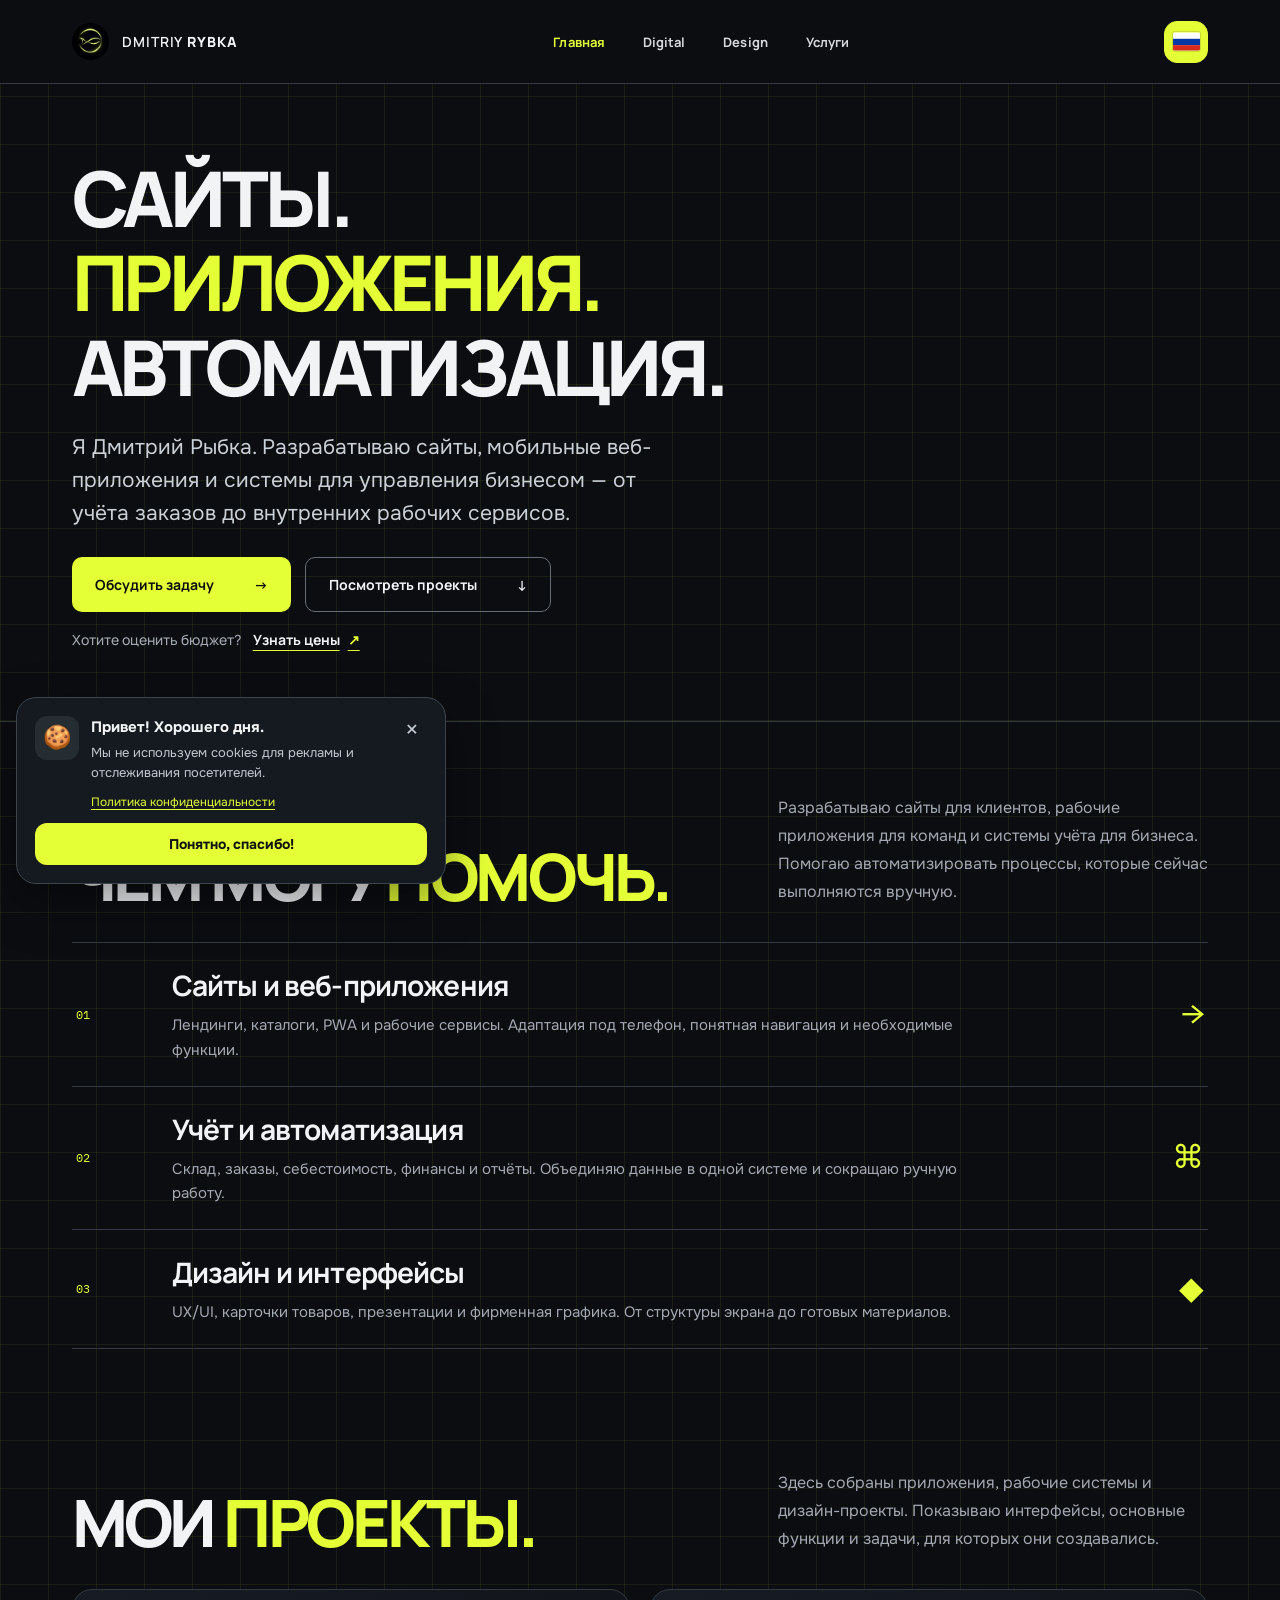
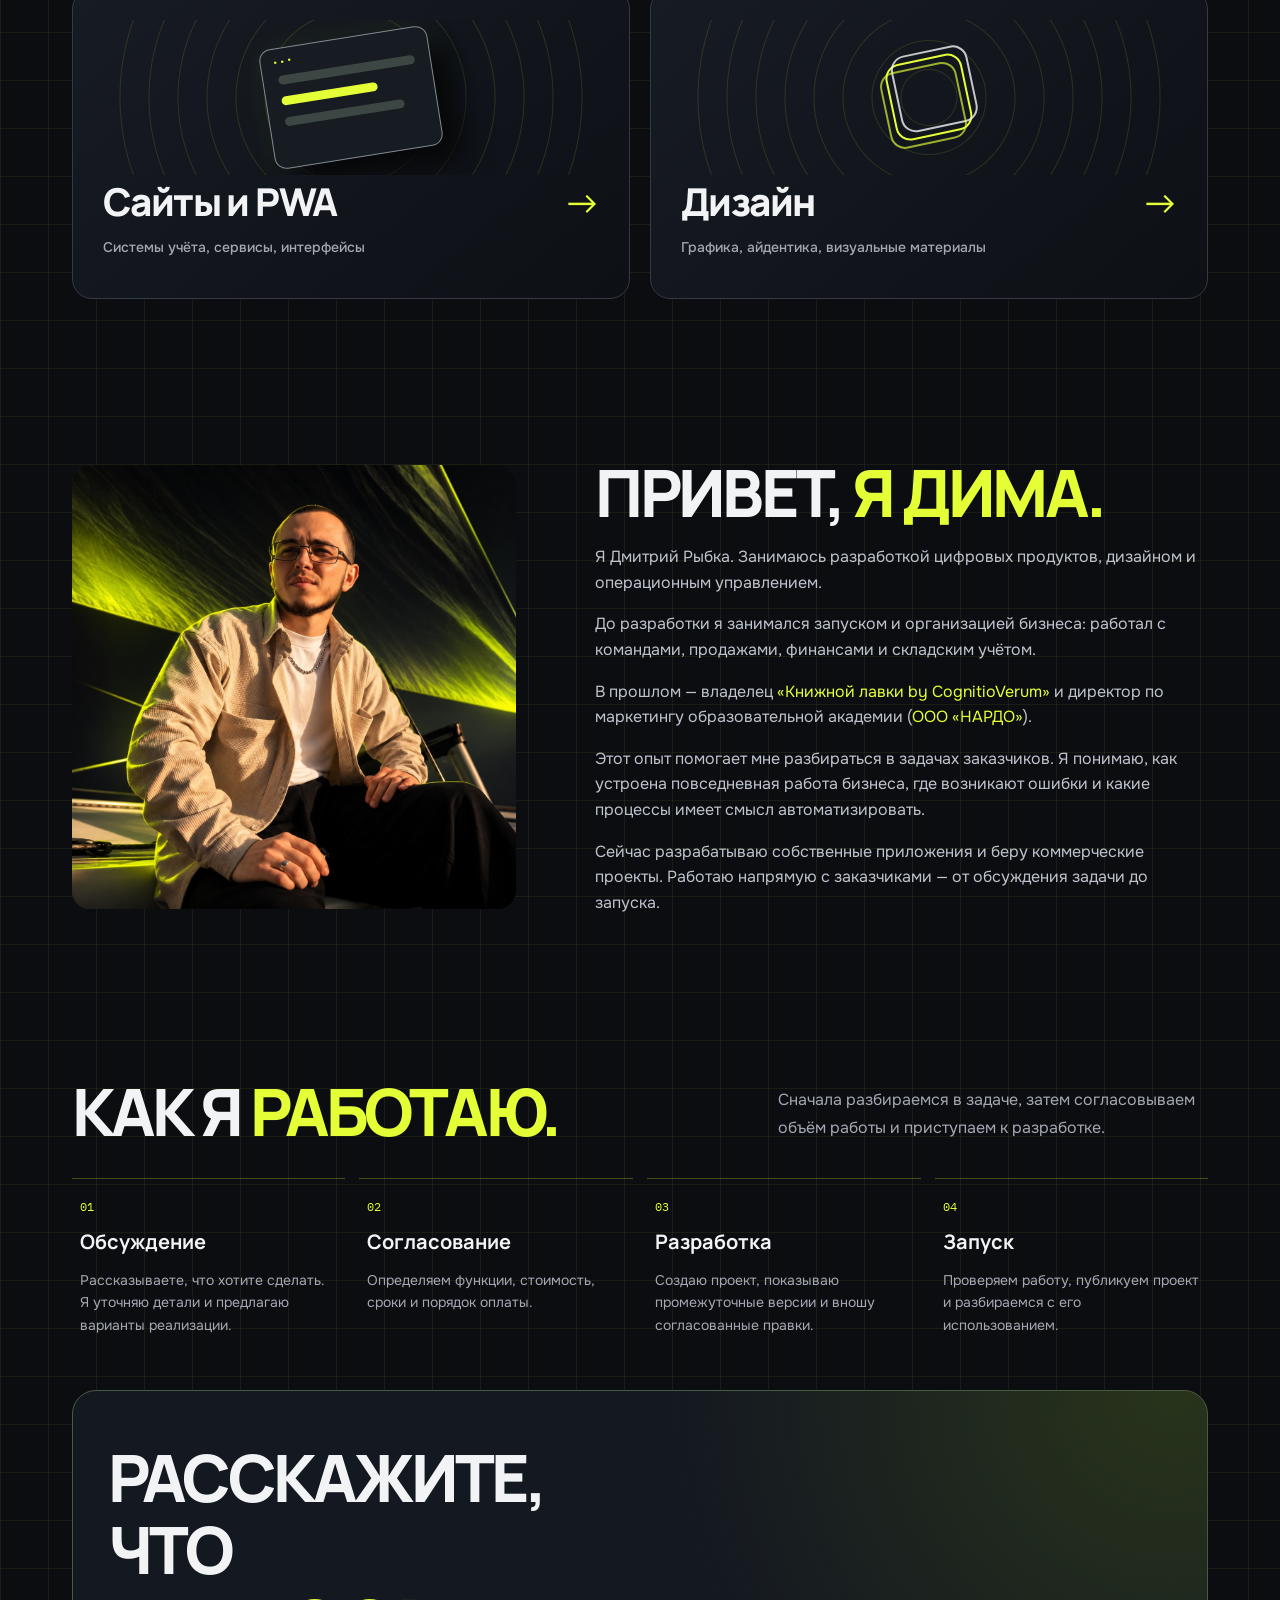
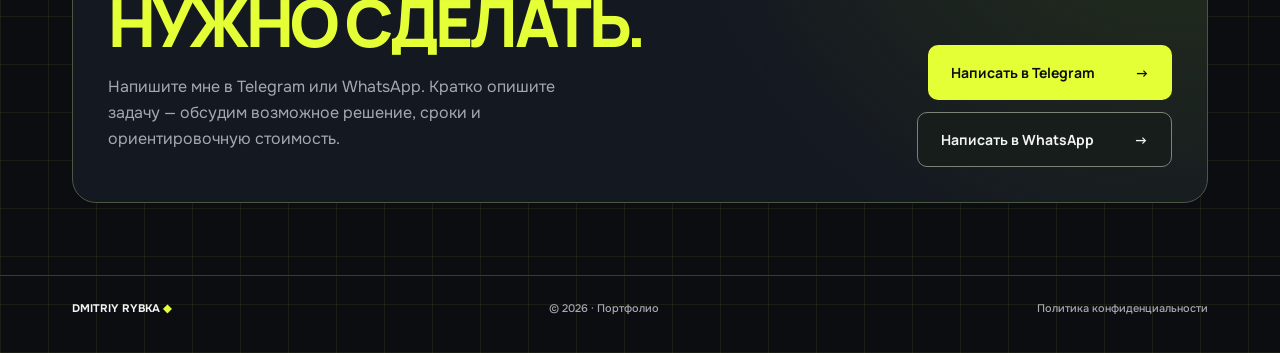
<file: index.html>
<!doctype html><html lang="ru"><head>
<!-- Google Analytics 4 -->
<script async src="https://www.googletagmanager.com/gtag/js?id=G-76533XR7NF"></script>
<script>
  window.dataLayer = window.dataLayer || [];
  function gtag(){dataLayer.push(arguments);}
  gtag('js', new Date());
  gtag('config', 'G-76533XR7NF');
</script>

<meta charset="utf-8"><meta name="viewport" content="width=device-width,initial-scale=1"><meta name="theme-color" content="#0B0D11">
<meta name="description" content="Разработка сайтов, PWA, автоматизация и дизайн. Работаю удалённо с заказчиками из Батуми, Тбилиси, Кутаиси, Сочи, Краснодара, Москвы и других городов."><title>Дмитрий Рыбка — разработка сайтов, PWA и автоматизация</title>
<link rel="icon" href="brand-logo.png" type="image/svg+xml"><link rel="preconnect" href="https://fonts.googleapis.com"><link rel="preconnect" href="https://fonts.gstatic.com" crossorigin><link href="https://fonts.googleapis.com/css2?family=Manrope:wght@400;500;600;700;800&family=Onest:wght@400;500;600;700&family=IBM+Plex+Mono:wght@400;500&display=swap" rel="stylesheet"><link rel="stylesheet" href="brand-site.css?v=9"><script src="locales/ru.js?v=3" defer></script><script src="locales/en.js?v=4" defer></script><script src="locales/ka.js?v=4" defer></script><script src="i18n.js?v=4" defer></script><script src="brand-site.js?v=6" defer></script><script src="home-motion.js?v=2" defer></script>

<link rel="canonical" href="https://dmitriyribka27.github.io/">
<meta name="robots" content="index, follow, max-image-preview:large">
<meta property="og:type" content="website">
<meta property="og:site_name" content="Dmitriy Rybka — Portfolio">
<meta property="og:title" content="Дмитрий Рыбка — разработка сайтов, PWA и автоматизация">
<meta property="og:description" content="Разработка сайтов, PWA, автоматизация и дизайн. Работаю удалённо с заказчиками из Батуми, Тбилиси, Кутаиси, Сочи, Краснодара, Москвы и других городов.">
<meta property="og:url" content="https://dmitriyribka27.github.io/">
<meta name="twitter:card" content="summary">
<meta name="twitter:title" content="Дмитрий Рыбка — разработка сайтов, PWA и автоматизация">
<meta name="twitter:description" content="Разработка сайтов, PWA, автоматизация и дизайн. Работаю удалённо с заказчиками из Батуми, Тбилиси, Кутаиси, Сочи, Краснодара, Москвы и других городов.">
<script type="application/ld+json">{"@context":"https://schema.org","@type":"Person","name":"Дмитрий Рыбка","alternateName":"Dmitriy Rybka","url":"https://dmitriyribka27.github.io/","jobTitle":"Веб-разработчик и дизайнер","description":"Разработка сайтов, PWA, автоматизация бизнес-процессов и графический дизайн.","knowsAbout":["Web development","Progressive Web Apps","Business process automation","UI/UX design","Graphic design"],"sameAs":["https://github.com/dmitriyribka27","https://t.me/ribka_27"]}</script>
</head><body>
<header class="header"><a class="wordmark" href="index.html"><img src="brand-logo.png" alt="" width="37" height="37"><span>DMITRIY <b>RYBKA</b></span></a><nav class="nav" aria-label="Основное меню"><a class="active" href="index.html">Главная</a><a href="digital.html">Digital</a><a href="design.html">Design</a><a href="services.html">Услуги</a></nav><div class="language-switcher"><button class="language-trigger" type="button" aria-label="Выбрать язык" aria-haspopup="true" aria-expanded="false" aria-controls="site-language-menu"><span class="language-trigger-flag" aria-hidden="true">🇷🇺</span></button><div class="language-menu" id="site-language-menu" hidden aria-label="Другие языки"><button class="language-option" type="button" data-lang="en" aria-label="English — скоро" title="English — скоро"><span aria-hidden="true">🇺🇸</span></button><button class="language-option" type="button" data-lang="ka" aria-label="ქართული — скоро" title="ქართული — скоро"><span aria-hidden="true">🇬🇪</span></button></div></div></header>
<main>
<section class="hero section" id="top"><div class="hero-mesh mesh" aria-hidden="true"></div><div class="hero-content"><p class="eyebrow"><span class="signal"></span>  <span class="eyebrow-end"></span></p><h1>САЙТЫ.<br><span class="lime">ПРИЛОЖЕНИЯ.</span><br>АВТОМАТИЗАЦИЯ.</h1><p class="hero-desc">Я Дмитрий Рыбка. Разрабатываю сайты, мобильные веб-приложения и системы для управления бизнесом — от учёта заказов до внутренних рабочих сервисов.</p><div class="actions"><a class="btn btn-lime" href="https://t.me/ribka_27" target="_blank" rel="noopener">Обсудить задачу <span>→</span></a><a class="btn btn-ghost" href="#works">Посмотреть проекты <span>↓</span></a></div><div class="hero-pricing"><span>Хотите оценить бюджет?</span> <a href="services.html">Узнать цены <span aria-hidden="true">↗</span></a></div><div class="hero-foot"><span></span><span>ЛИСТАЙТЕ ВНИЗ ↓</span></div></div></section>
<section class="section services" id="services"><div class="section-top"><span></span><span>ЧЕМ МОГУ БЫТЬ ПОЛЕЗЕН</span></div><div class="section-head"><h2>ЧЕМ МОГУ <span class="lime">ПОМОЧЬ.</span></h2><p>Разрабатываю сайты для клиентов, рабочие приложения для команд и системы учёта для бизнеса. Помогаю автоматизировать процессы, которые сейчас выполняются вручную.</p></div><div class="service-list"><article class="service"><span class="service-no">01</span><div><h3>Сайты и веб-приложения</h3><p>Лендинги, каталоги, PWA и рабочие сервисы. Адаптация под телефон, понятная навигация и необходимые функции.</p></div><span class="service-symbol" aria-hidden="true">→</span></article><article class="service"><span class="service-no">02</span><div><h3>Учёт и автоматизация</h3><p>Склад, заказы, себестоимость, финансы и отчёты. Объединяю данные в одной системе и сокращаю ручную работу.</p></div><span class="service-symbol" aria-hidden="true">⌘</span></article><article class="service"><span class="service-no">03</span><div><h3>Дизайн и интерфейсы</h3><p>UX/UI, карточки товаров, презентации и фирменная графика. От структуры экрана до готовых материалов.</p></div><span class="service-symbol" aria-hidden="true">◆</span></article></div></section>
<section class="section work-links" id="works"><div class="section-top"><span></span><span>ВЫБЕРИТЕ НАПРАВЛЕНИЕ</span></div><div class="section-head"><h2>МОИ <span class="lime">ПРОЕКТЫ.</span></h2><p>Здесь собраны приложения, рабочие системы и дизайн-проекты. Показываю интерфейсы, основные функции и задачи, для которых они создавались.</p></div><div class="work-grid"><a href="digital.html" class="work-card"><div class="card-graphic digital-graphic" aria-hidden="true"><span class="abstract-window"><i></i><i></i><i></i><em></em></span></div><span class="work-label"></span><strong>Сайты и PWA <span>→</span></strong><small>Системы учёта, сервисы, интерфейсы</small></a><a href="design.html" class="work-card"><div class="card-graphic design-graphic" aria-hidden="true"><span class="design-icon" aria-hidden="true"><i></i><i></i><i></i></span></div><span class="work-label"></span><strong>Дизайн <span>→</span></strong><small>Графика, айдентика, визуальные материалы</small></a></div></section>
<section class="section about" id="about"><div class="section-top"><span></span><span>ДМИТРИЙ РЫБКА</span></div><div class="about-layout"><div class="about-picture"><img src="assets/dmitriy-yacht.jpeg" alt="Дмитрий Рыбка на яхте в Батуми" loading="lazy"><span class="picture-caption"></span></div><div class="about-copy"><h2>ПРИВЕТ, <span class="lime">Я ДИМА.</span></h2><p>Я Дмитрий Рыбка. Занимаюсь разработкой цифровых продуктов, дизайном и операционным управлением.</p><p>До разработки я занимался запуском и организацией бизнеса: работал с командами, продажами, финансами и складским учётом.</p><p>В прошлом — владелец <span class="lime">«Книжной лавки by CognitioVerum»</span> и директор по маркетингу образовательной академии (<span class="lime">ООО «НАРДО»</span>).</p><p>Этот опыт помогает мне разбираться в задачах заказчиков. Я понимаю, как устроена повседневная работа бизнеса, где возникают ошибки и какие процессы имеет смысл автоматизировать.</p><p>Сейчас разрабатываю собственные приложения и беру коммерческие проекты. Работаю напрямую с заказчиками — от обсуждения задачи до запуска.</p><div class="about-facts"><span>ОПЕРАЦИОННЫЙ ОПЫТ</span><span>Сайты, PWA и UX</span></div></div></div></section>
<section class="section process" id="contact"><div class="section-top"><span></span><span>ПРОСТОЙ И ПРОЗРАЧНЫЙ ПРОЦЕСС</span></div><div class="section-head"><h2>КАК Я <span class="lime">РАБОТАЮ.</span></h2><p>Сначала разбираемся в задаче, затем согласовываем объём работы и приступаем к разработке.</p></div><ol class="steps"><li><span>01</span><strong>Обсуждение</strong><p>Рассказываете, что хотите сделать. Я уточняю детали и предлагаю варианты реализации.</p></li><li><span>02</span><strong>Согласование</strong><p>Определяем функции, стоимость, сроки и порядок оплаты.</p></li><li><span>03</span><strong>Разработка</strong><p>Создаю проект, показываю промежуточные версии и вношу согласованные правки.</p></li><li><span>04</span><strong>Запуск</strong><p>Проверяем работу, публикуем проект и разбираемся с его использованием.</p></li></ol><div class="contact-panel"><div><h2>РАССКАЖИТЕ, ЧТО<br><span class="lime">НУЖНО СДЕЛАТЬ.</span></h2><p>Напишите мне в Telegram или WhatsApp. Кратко опишите задачу — обсудим возможное решение, сроки и ориентировочную стоимость.</p></div><div class="contact-actions"><a class="btn btn-lime" href="https://t.me/ribka_27" target="_blank" rel="noopener">Написать в Telegram <span>→</span></a><a class="btn btn-whatsapp" href="https://wa.me/995568997063" target="_blank" rel="noopener noreferrer">Написать в WhatsApp <span aria-hidden="true">→</span></a></div></div></section>
</main><footer class="footer"><a href="#top">DMITRIY RYBKA <span class="lime">◆</span></a><span>© 2026 · Портфолио</span><a href="privacy.html">Политика конфиденциальности</a></footer>
</body></html>
</file>
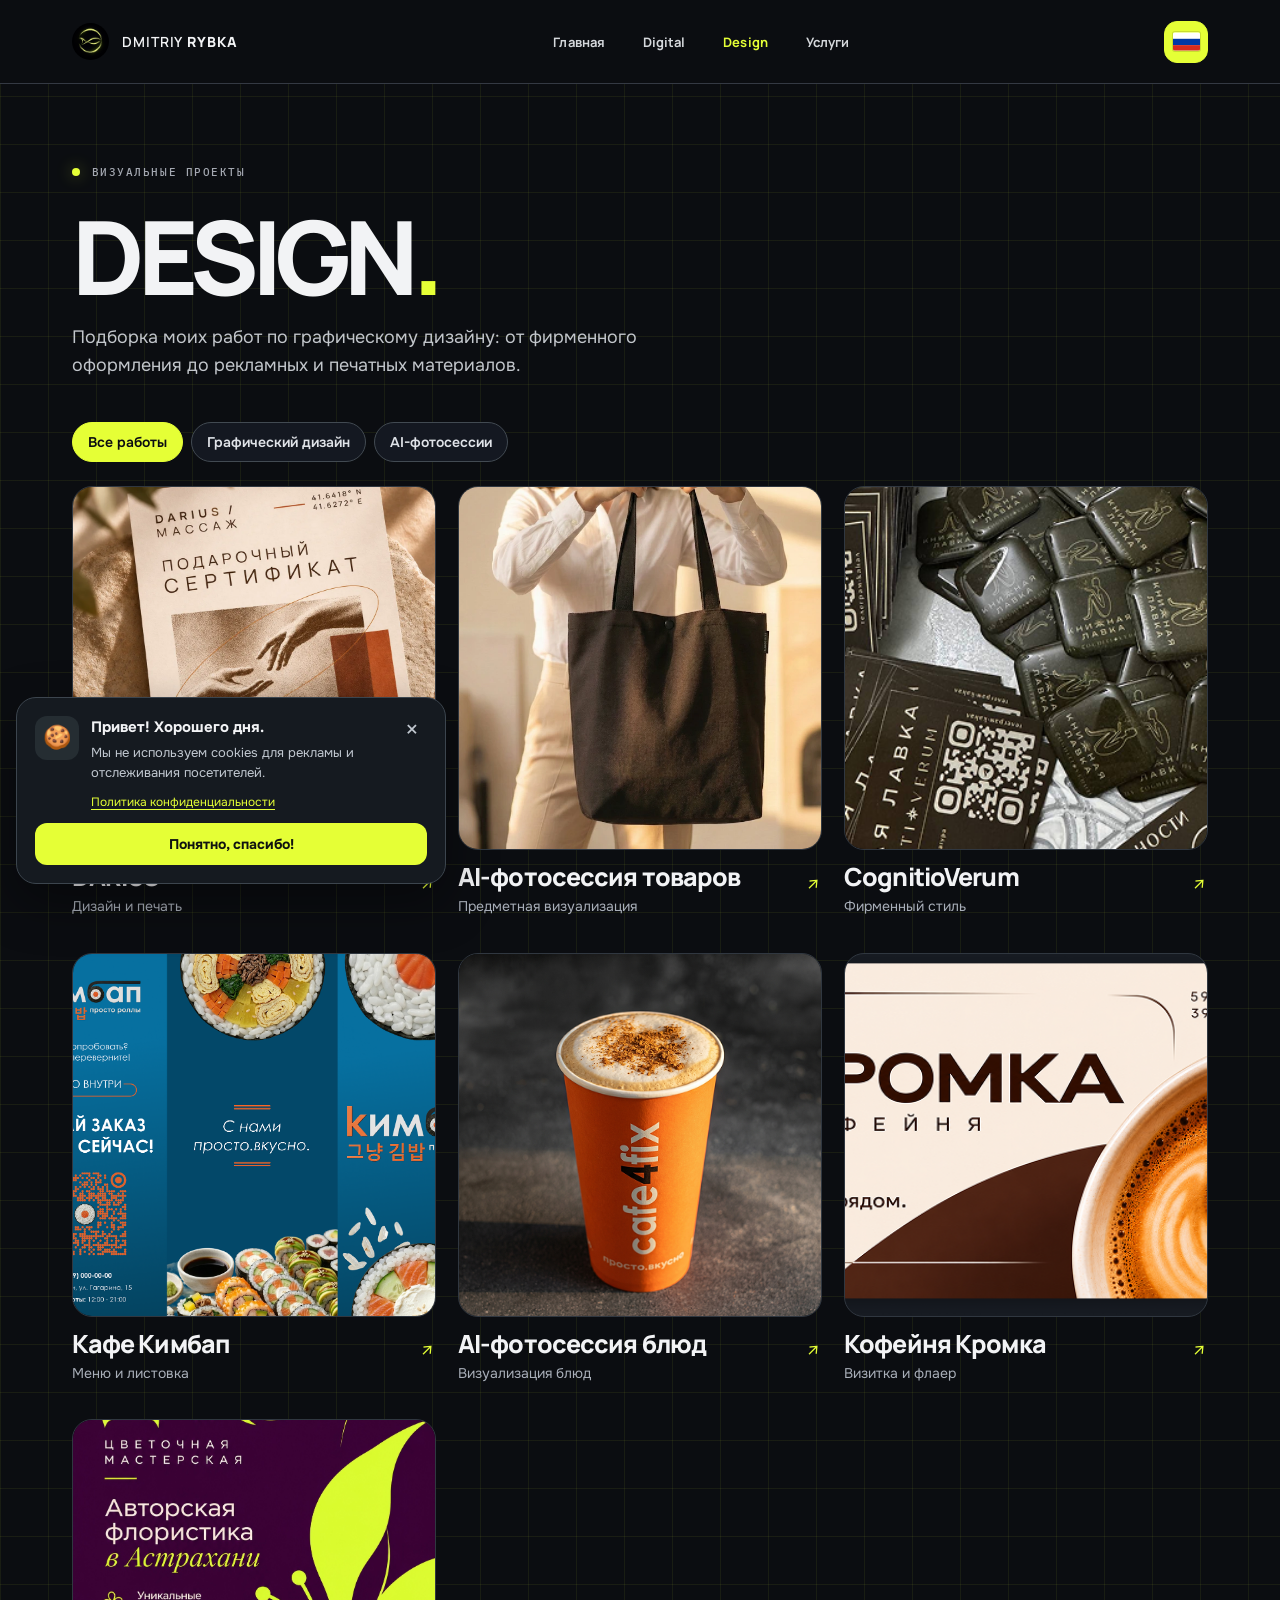
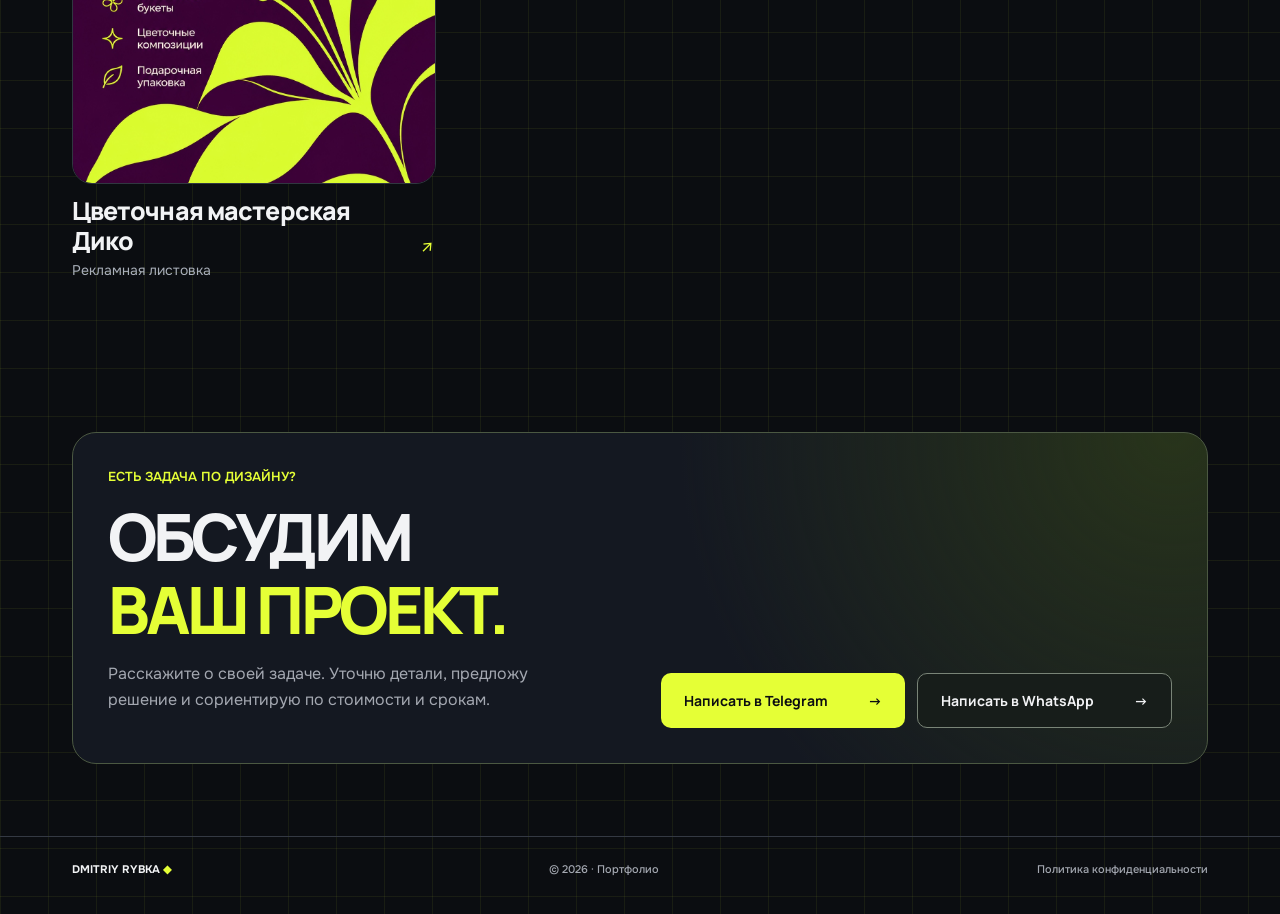
<file: design.html>
<!doctype html>
<html lang="ru">
<head>
<!-- Google Analytics 4 -->
<script async src="https://www.googletagmanager.com/gtag/js?id=G-76533XR7NF"></script>
<script>
  window.dataLayer = window.dataLayer || [];
  function gtag(){dataLayer.push(arguments);}
  gtag('js', new Date());
  gtag('config', 'G-76533XR7NF');
</script>

<meta charset="utf-8">
<meta name="viewport" content="width=device-width, initial-scale=1">
<meta name="theme-color" content="#0B0D11">
<meta name="description" content="Графический дизайн, айдентика, визитки, меню и рекламные материалы. Заказы из Батуми, Тбилиси, Кутаиси, Сочи, Краснодара, Москвы и других городов.">
<title>Графический дизайн и айдентика — портфолио Дмитрия Рыбки</title>
<link rel="icon" href="brand-logo.png" type="image/png">
<link rel="preconnect" href="https://fonts.googleapis.com">
<link rel="preconnect" href="https://fonts.gstatic.com" crossorigin>
<link href="https://fonts.googleapis.com/css2?family=Manrope:wght@400;500;600;700;800&family=Onest:wght@400;500;600&family=IBM+Plex+Mono:wght@400;500&display=swap" rel="stylesheet">
<link rel="stylesheet" href="brand-site.css?v=7">
<link rel="stylesheet" href="design.css?v=5">
<script src="locales/ru.js?v=2" defer></script>
<script src="locales/en.js?v=4" defer></script>
<script src="locales/ka.js?v=4" defer></script>
<script src="i18n.js?v=4" defer></script>
<script src="brand-site.js?v=6" defer></script>
<script src="design.js?v=4" defer></script>

<link rel="canonical" href="https://dmitriyribka27.github.io/design.html">
<meta name="robots" content="index, follow, max-image-preview:large">
<meta property="og:type" content="website">
<meta property="og:site_name" content="Dmitriy Rybka — Portfolio">
<meta property="og:title" content="Графический дизайн и айдентика — портфолио Дмитрия Рыбки">
<meta property="og:description" content="Графический дизайн, айдентика, визитки, меню и рекламные материалы. Заказы из Батуми, Тбилиси, Кутаиси, Сочи, Краснодара, Москвы и других городов.">
<meta property="og:url" content="https://dmitriyribka27.github.io/design.html">
<meta name="twitter:card" content="summary">
<meta name="twitter:title" content="Графический дизайн и айдентика — портфолио Дмитрия Рыбки">
<meta name="twitter:description" content="Графический дизайн, айдентика, визитки, меню и рекламные материалы. Заказы из Батуми, Тбилиси, Кутаиси, Сочи, Краснодара, Москвы и других городов.">
</head>
<body class="design-page">
<header class="header"><a class="wordmark" href="index.html"><img src="brand-logo.png" alt="" width="37" height="37"><span>DMITRIY <b>RYBKA</b></span></a><nav class="nav" aria-label="Основное меню"><a href="index.html">Главная</a><a href="digital.html">Digital</a><a class="active" href="design.html" aria-current="page">Design</a><a href="services.html">Услуги</a></nav><div class="language-switcher"><button class="language-trigger" type="button" aria-label="Выбрать язык" aria-haspopup="true" aria-expanded="false" aria-controls="site-language-menu"><span class="language-trigger-flag" aria-hidden="true">🇷🇺</span></button><div class="language-menu" id="site-language-menu" hidden aria-label="Другие языки"><button class="language-option" type="button" data-lang="en" aria-label="English — скоро" title="English — скоро"><span aria-hidden="true">🇺🇸</span></button><button class="language-option" type="button" data-lang="ka" aria-label="ქართული — скоро" title="ქართული — скоро"><span aria-hidden="true">🇬🇪</span></button></div></div></header>
<main class="design-main">
<section class="design-intro" aria-labelledby="design-title"><div class="design-intro-inner"><p class="design-kicker"><span class="design-dot"></span> ВИЗУАЛЬНЫЕ ПРОЕКТЫ</p><h1 id="design-title">DESIGN<span>.</span></h1><p class="design-lead">Подборка моих работ по графическому дизайну: от фирменного оформления до рекламных и печатных материалов.</p></div></section>
<section class="design-work" aria-label="Кейсы дизайна">
<div class="design-work-inner">
<div class="design-filters"><button data-filter="all" aria-pressed="true">Все работы</button><button data-filter="print" aria-pressed="false">Графический дизайн</button><button data-filter="ai" aria-pressed="false">AI-фотосессии</button></div><div class="design-track" id="design-track">
<article class="design-case design-case--darius" aria-labelledby="case-title-darius"><h2 id="case-title-darius">DARIUS <em>МАССАЖ.</em></h2><div class="design-case-body"><div class="design-visual design-visual--darius" aria-label="Подарочный сертификат DARIUS и использованная в дизайне графика рук"><img class="design-darius-certificate" src="assets/design/darius-certificate.webp" alt="Подарочный сертификат DARIUS на массаж — фотография готового печатного изделия" width="1086" height="1448" loading="eager" decoding="async"><img class="design-darius-hands" src="assets/design/darius-hands.webp" alt="Графический элемент сертификата: две руки тянутся навстречу" width="1672" height="941" loading="lazy" decoding="async"></div><p class="design-case-caption">Для DARIUS разработал дизайн подарочного сертификата на массаж и выполнил печать тиража 100 экземпляров через КАДР. В основе оформления — тёплая палитра, фактура бумаги и графика рук.</p></div></article>
<article class="design-case design-case--products"><h2 id="case-title-products">AI <em>ФОТОСЕССИЯ ТОВАРОВ.</em></h2><div class="design-case-body"><div class="design-visual design-visual--products"><div class="product-frame"><img src="assets/design/products/product-ai-1.webp" alt="Текстильная сумка" loading="lazy" decoding="async"><span aria-hidden="true">1</span></div><div class="product-frame"><img src="assets/design/products/product-ai-2.webp" alt="Кожаная сумка" loading="lazy" decoding="async"><span aria-hidden="true">2</span></div><div class="product-frame"><img src="assets/design/products/product-ai-3.webp" alt="Фактура ткани" loading="lazy" decoding="async"><span aria-hidden="true">3</span></div><div class="product-frame"><img src="assets/design/products/product-ai-4.webp" alt="Капли воды" loading="lazy" decoding="async"><span aria-hidden="true">4</span></div><div class="product-frame"><img src="assets/design/products/product-ai-5.webp" alt="Многоразовая сумка" loading="lazy" decoding="async"><span aria-hidden="true">5</span></div><div class="product-frame"><img src="assets/design/products/product-ai-6.webp" alt="Подушка" loading="lazy" decoding="async"><span aria-hidden="true">6</span></div><div class="product-frame"><img src="assets/design/products/product-ai-7.webp" alt="Накидка на кресло" loading="lazy" decoding="async"><span aria-hidden="true">7</span></div><div class="product-frame"><img src="assets/design/products/product-ai-8.webp" alt="Деталь накидки" loading="lazy" decoding="async"><span aria-hidden="true">8</span></div></div><p class="design-case-caption">Серия товарных изображений, созданных с помощью ИИ: предметные композиции, детали материалов и сценарии использования.</p></div></article><article class="design-case design-case--cognitio" aria-labelledby="case-title-1"><h2 id="case-title-1">BY <em>COGNITIO VERUM.</em></h2><div class="design-case-body"><div class="design-visual design-visual--cognitio" aria-label="Четыре элемента фирменного оформления книжной лавки CognitioVerum"><div class="design-image-slot design-cognitio-sign"><img src="assets/design/cognitioverum-3.png" alt="Вытянутая вывеска книжной лавки CognitioVerum" loading="eager" decoding="async"></div><div class="design-image-slot design-cognitio-front"><img src="assets/design/cognitioverum-1.png" alt="Лицевая сторона визитки CognitioVerum" loading="eager" decoding="async"></div><div class="design-image-slot design-cognitio-back"><img src="assets/design/cognitioverum-2.png" alt="Оборотная сторона визитки с восемью отметками программы лояльности" loading="eager" decoding="async"></div><div class="design-image-slot design-cognitio-print"><img src="assets/design/cognitioverum-4.png" alt="Фотография напечатанной продукции CognitioVerum" loading="lazy" decoding="async"></div></div><p class="design-case-caption">Для нашей с женой книжной лавки CognitioVerum в Краснодаре я разработал визитки, карточки программы лояльности, вывеску и печатные материалы. В оформлении использовал оливковые оттенки и элементы, отсылающие к литературе.</p></div></article>
<article class="design-case design-case--kimbap" aria-labelledby="case-title-2"><h2 id="case-title-2">КАФЕ <em>КИМБАП.</em></h2><div class="design-case-body"><div class="design-visual design-visual--kimbap" aria-label="Листовка и меню для кафе Кимбап"><img src="assets/design/kimbap-1.png" alt="Трёхсекционная листовка кафе Кимбап: обложка, контакты и изображения блюд" loading="lazy" decoding="async"><img src="assets/design/kimbap-2.png" alt="Внутреннее меню кафе Кимбап с ассортиментом, фотографиями блюд и ценами" loading="lazy" decoding="async"></div><p class="design-case-caption">Разработал меню и рекламную листовку для кафе корейской кухни «Кимбап». Оформил ассортимент с фотографиями блюд, подготовил макеты к печати.</p></div></article>
<article class="design-case design-case--sochi-ai" aria-labelledby="case-title-3"><h2 id="case-title-3">AI <em>ФОТОСЕССИЯ.</em></h2><div class="design-case-body"><div class="design-visual design-visual--sochi-ai" aria-label="Четыре изображения блюд для цифровых меню заведений Сочи"><img src="assets/design/sochi-ai-food-1.png" alt="Фуд-фотография для цифрового меню — вариант 1" loading="lazy" decoding="async"><img src="assets/design/sochi-ai-food-2.png" alt="Фуд-фотография для цифрового меню — вариант 2" loading="lazy" decoding="async"><img src="assets/design/sochi-ai-food-3.png" alt="Фуд-фотография для цифрового меню — вариант 3" loading="lazy" decoding="async"><img src="assets/design/sochi-ai-food-4.png" alt="Фуд-фотография для цифрового меню — вариант 4" loading="lazy" decoding="async"></div><p class="design-case-caption">Создал серию изображений блюд с помощью генеративного ИИ для заведений Сочи. Подобрал освещение, ракурсы и композицию для оформления карточек в Яндекс Картах, 2ГИС и сервисах доставки.</p></div></article>
<article class="design-case design-case--kromka" aria-labelledby="case-title-4"><h2 id="case-title-4">КОФЕЙНЯ <em>КРОМКА.</em></h2><div class="design-case-body"><div class="design-visual design-visual--kromka" aria-label="Две стороны визитки и флаер кофейни Кромка"><div class="design-kromka-cards"><div class="design-kromka-image design-kromka-image--card"><img src="assets/design/kromka-1.png" alt="Лицевая сторона визитки кофейни Кромка" loading="lazy" decoding="async"></div><div class="design-kromka-image design-kromka-image--card"><img src="assets/design/kromka-2.png" alt="Оборотная сторона визитки кофейни Кромка" loading="lazy" decoding="async"></div></div><div class="design-kromka-image design-kromka-image--flyer"><img src="assets/design/kromka-3.png" alt="Вертикальный рекламный флаер кофейни Кромка" loading="lazy" decoding="async"></div></div><p class="design-case-caption">Разработал двустороннюю визитку и рекламный флаер для кофейни «Кромка». Сохранил общую цветовую палитру и оформление, адаптировав дизайн под разные форматы.</p></div></article>
<article class="design-case design-case--diko" aria-labelledby="case-title-5"><h2 id="case-title-5">ЦВЕТОЧНАЯ МАСТЕРСКАЯ <em>ДИКО.</em></h2><div class="design-case-body"><div class="design-visual design-visual--diko" aria-label="Две стороны рекламной листовки цветочной мастерской Дико"><img src="assets/design/diko-1.jpg" alt="Лицевая сторона рекламной листовки Дико — фиолетовый фон, лаймовая цветочная графика и описание мастерской" width="1055" height="1491" loading="lazy" decoding="async"><img src="assets/design/diko-2.jpg" alt="Оборотная сторона листовки Дико — услуги, контакты и QR-код на лаймовом фоне" width="1055" height="1491" loading="lazy" decoding="async"></div><p class="design-case-caption">Разработал двустороннюю рекламную листовку для цветочной мастерской «Дико» в Астрахани. Использовал контрастные цвета и растительные иллюстрации, сохранив единое оформление обеих сторон.</p></div></article>

</div>

</div>
</section>
<section class="section design-contact"><div class="contact-panel"><div><span class="eyebrow">ЕСТЬ ЗАДАЧА ПО ДИЗАЙНУ?</span><h2>ОБСУДИМ<br><span class="lime">ВАШ ПРОЕКТ.</span></h2><p>Расскажите о своей задаче. Уточню детали, предложу решение и сориентирую по стоимости и срокам.</p></div><div class="contact-actions"><a class="btn btn-lime" href="https://t.me/ribka_27" target="_blank" rel="noopener">Написать в Telegram <span aria-hidden="true">→</span></a><a class="btn btn-whatsapp" href="https://wa.me/995568997063" target="_blank" rel="noopener noreferrer">Написать в WhatsApp <span aria-hidden="true">→</span></a></div></div></section>
</main>
<footer class="footer"><a href="index.html">DMITRIY RYBKA <span class="lime">◆</span></a><span>© 2026 · Портфолио</span><a href="privacy.html">Политика конфиденциальности</a></footer>
</body></html>
</file>
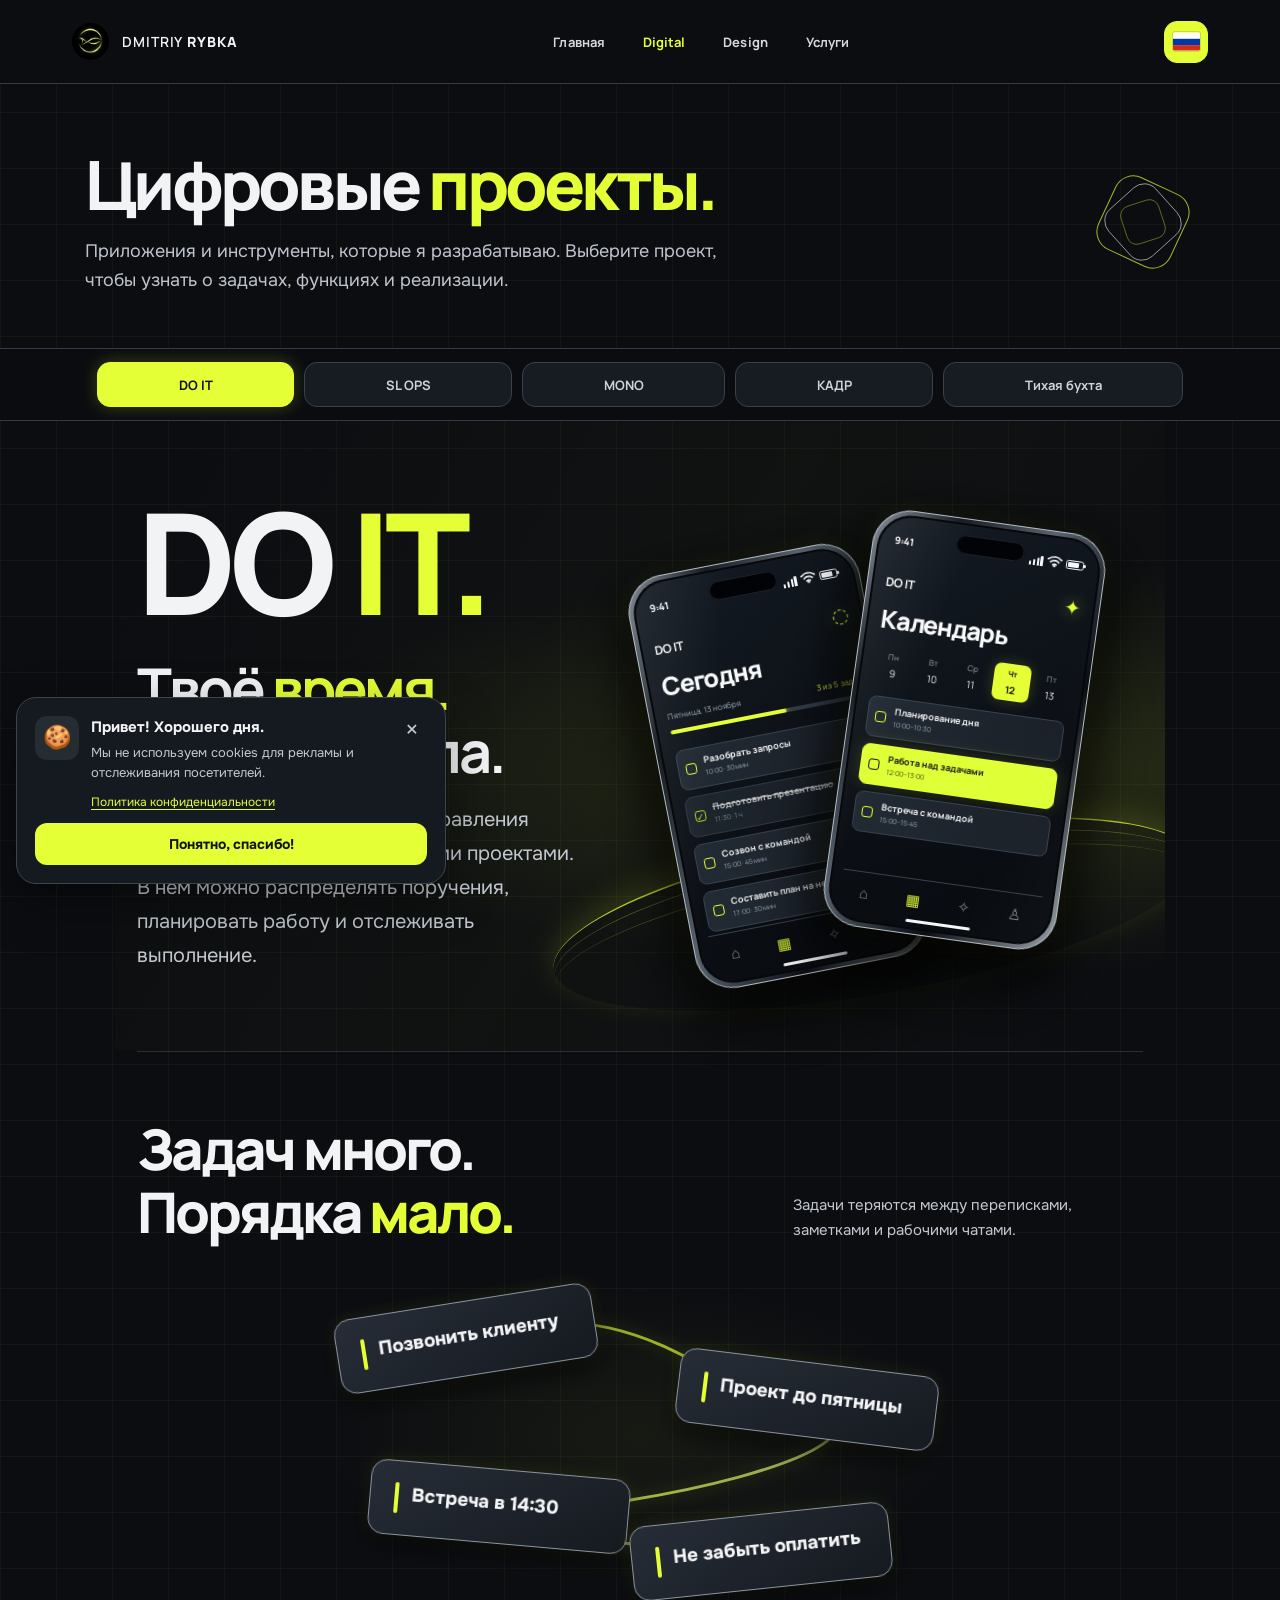
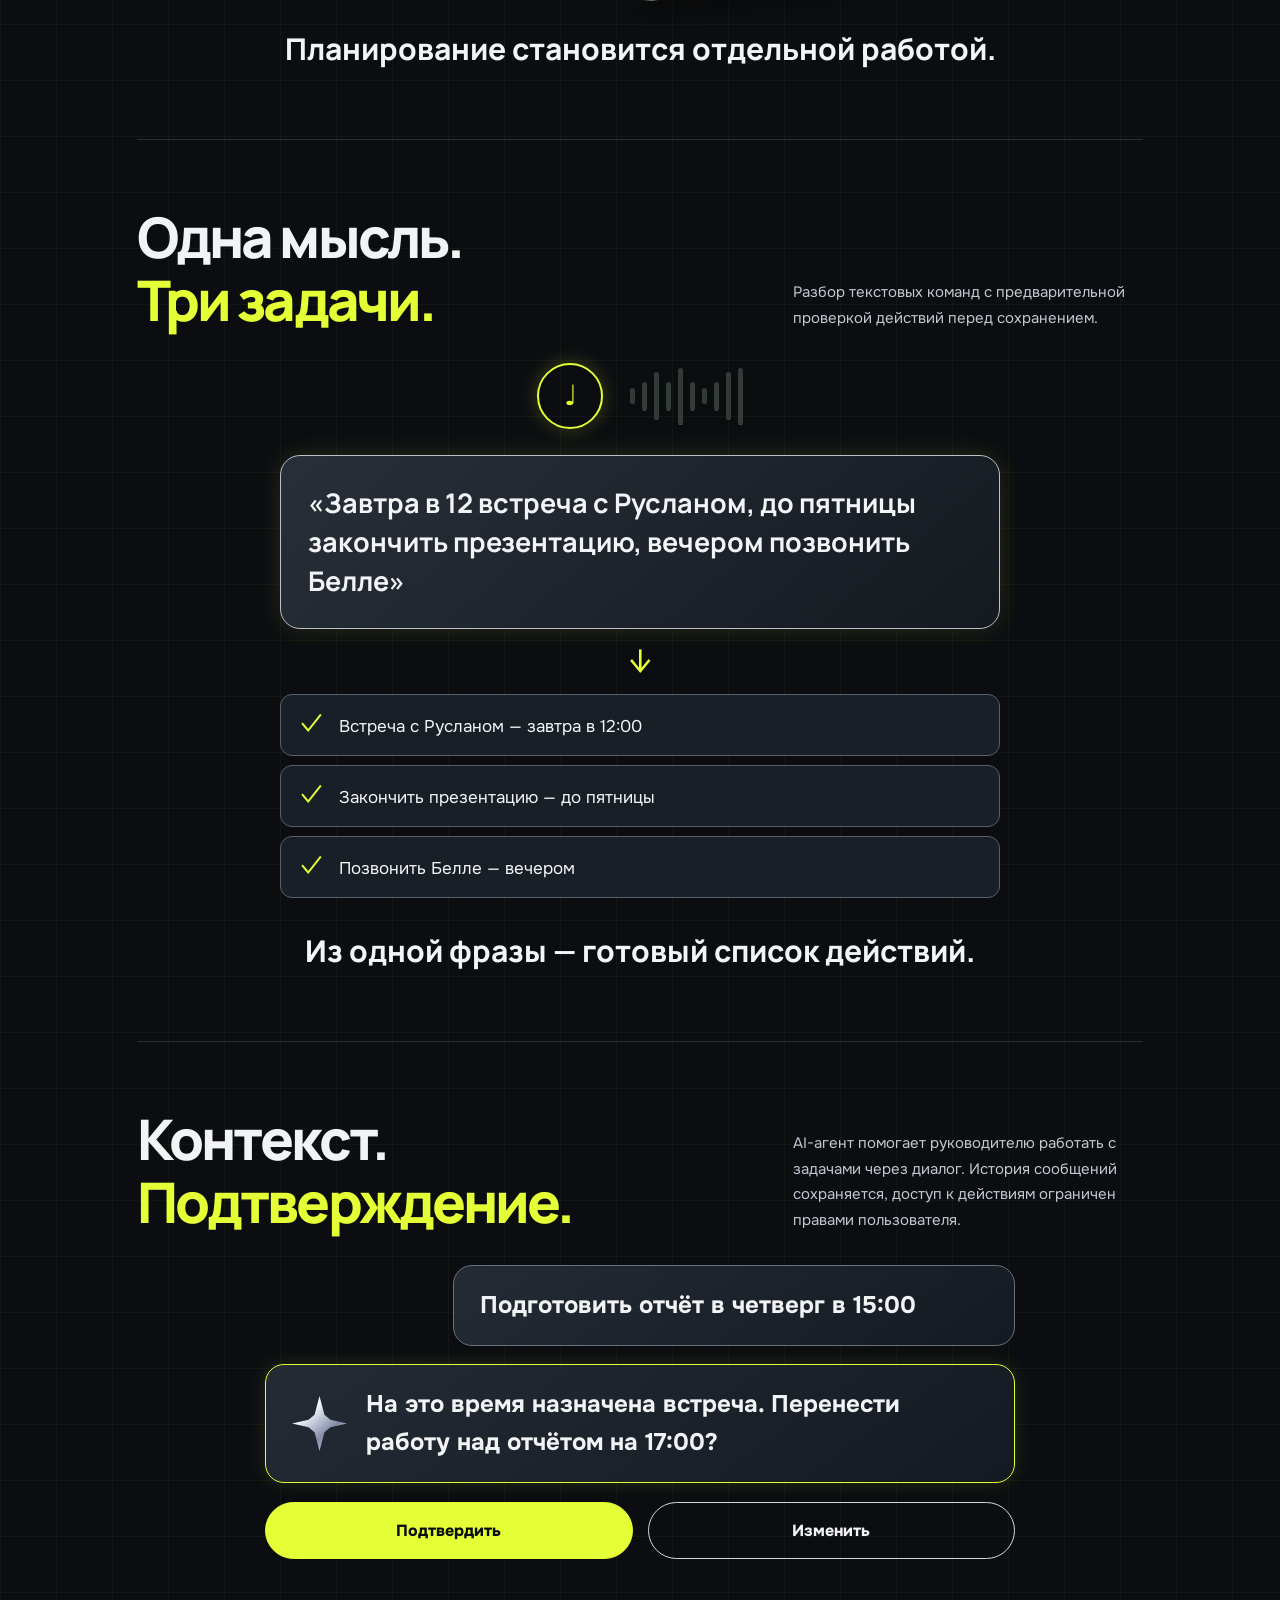
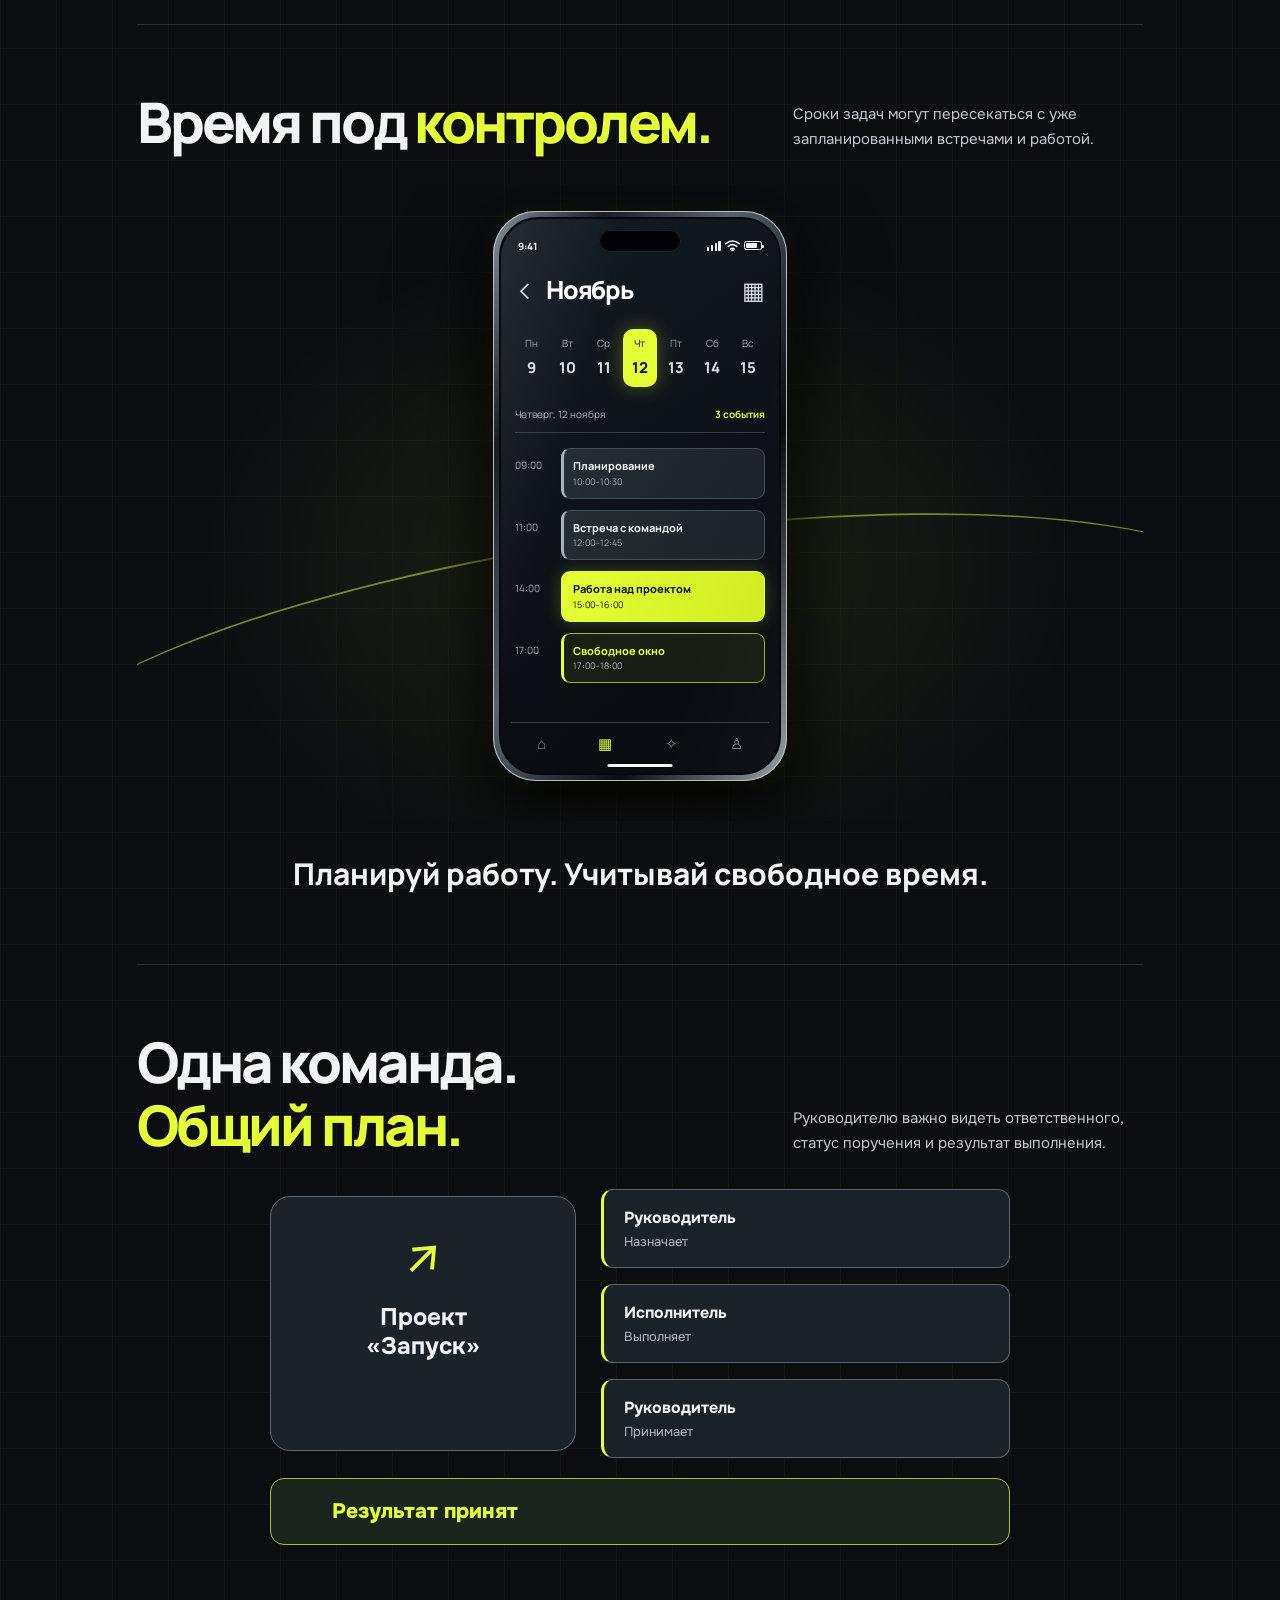
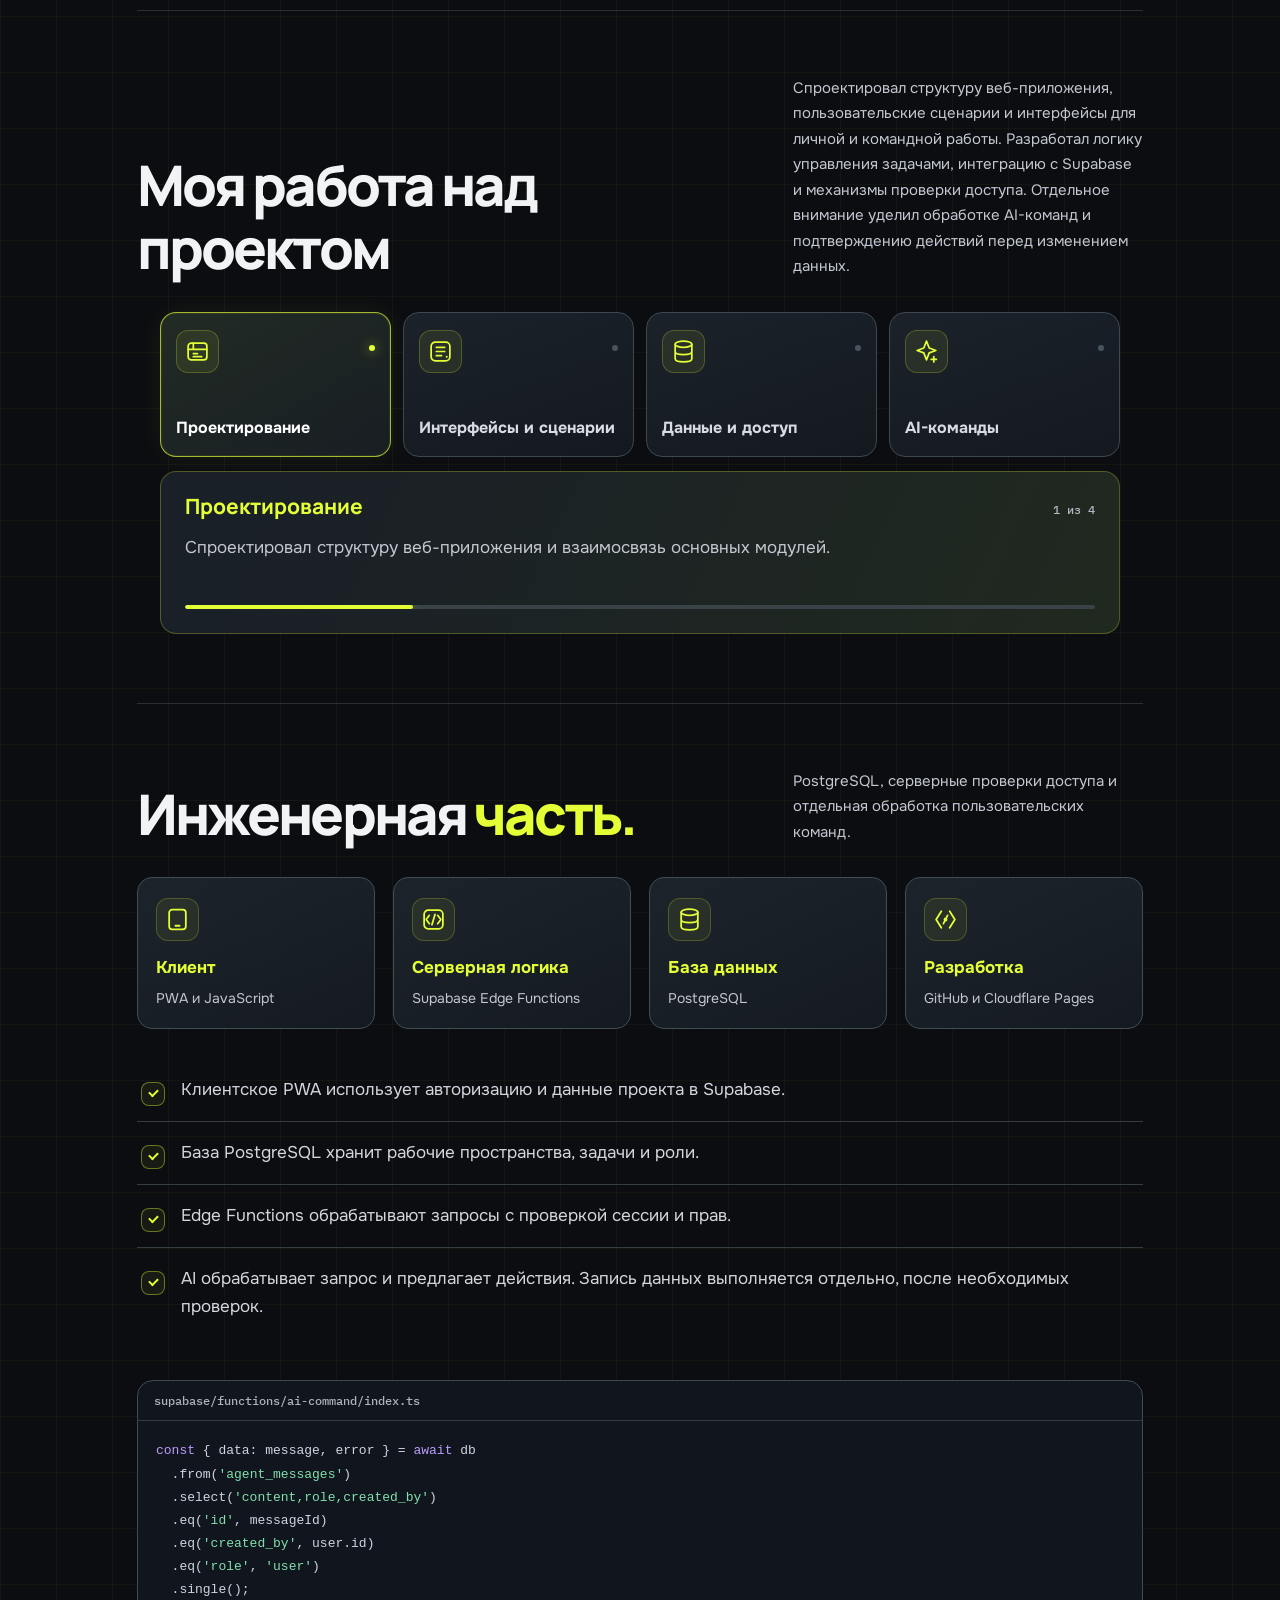
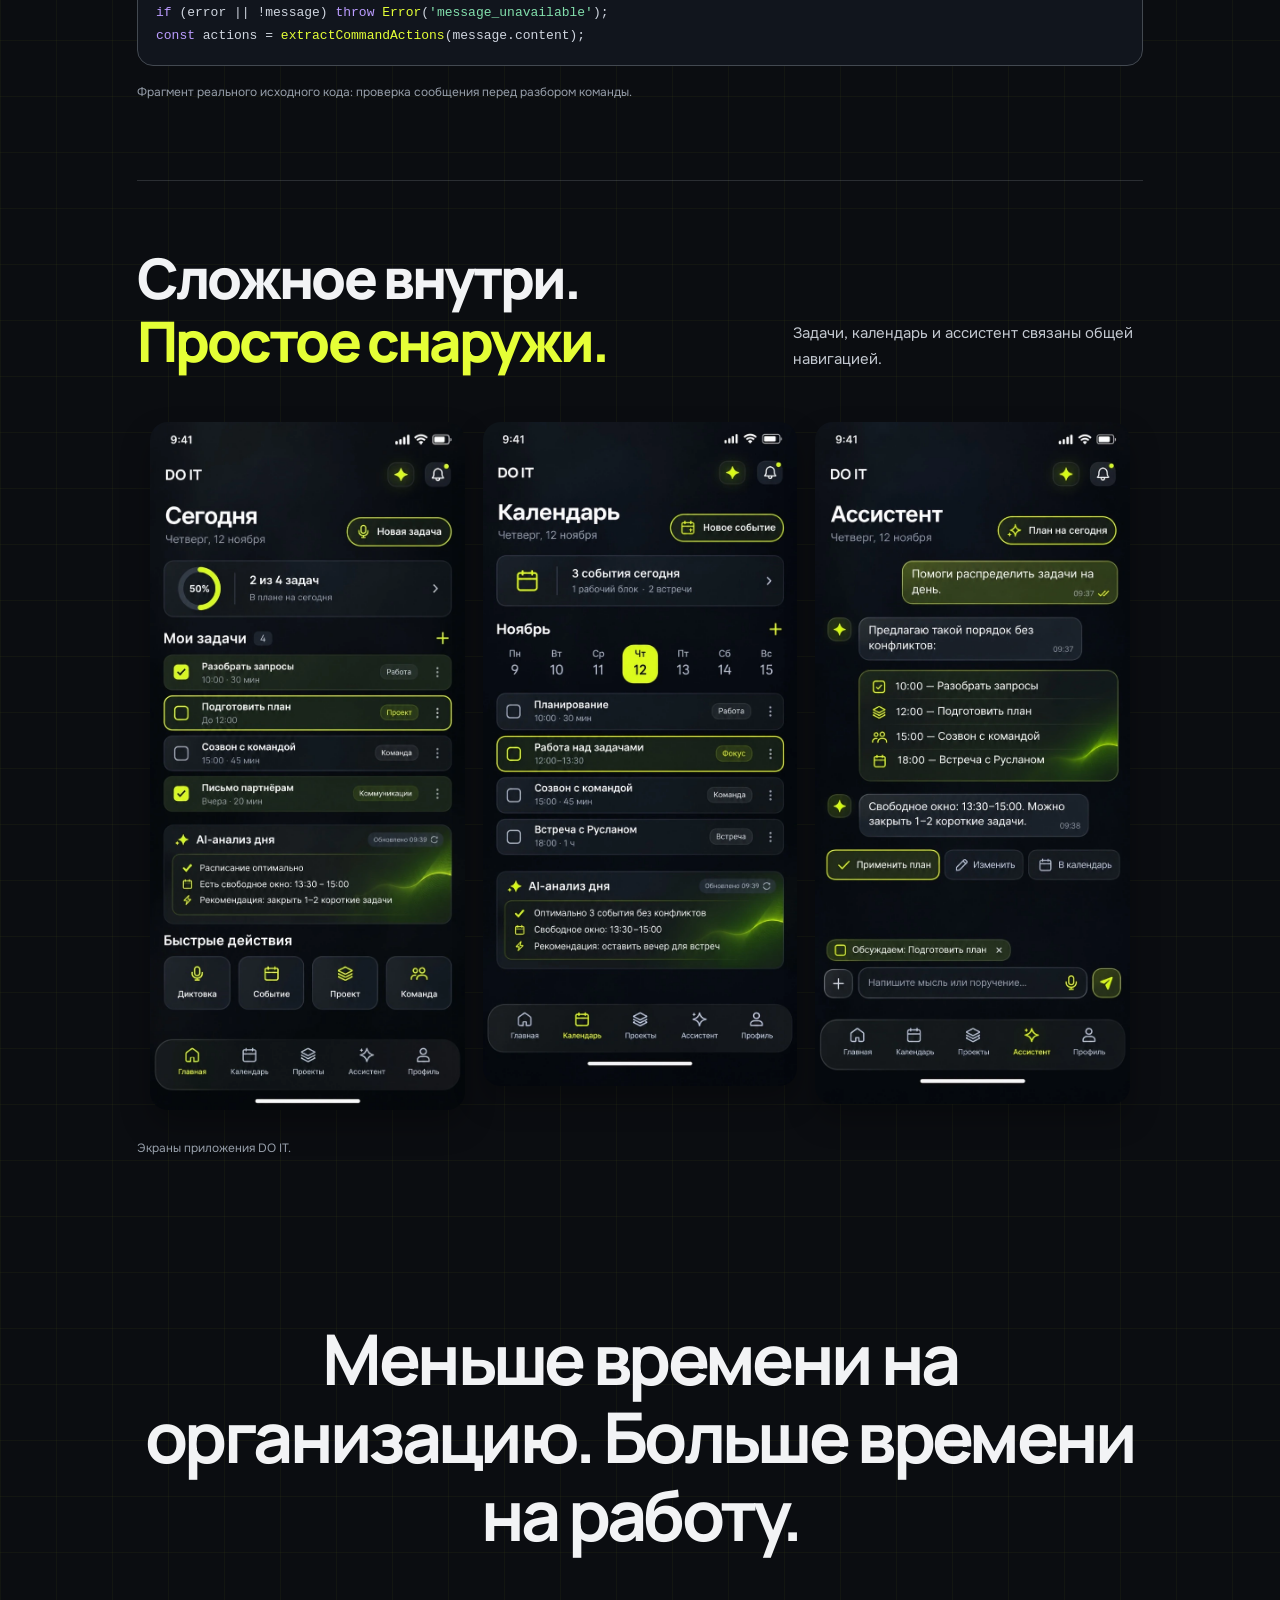
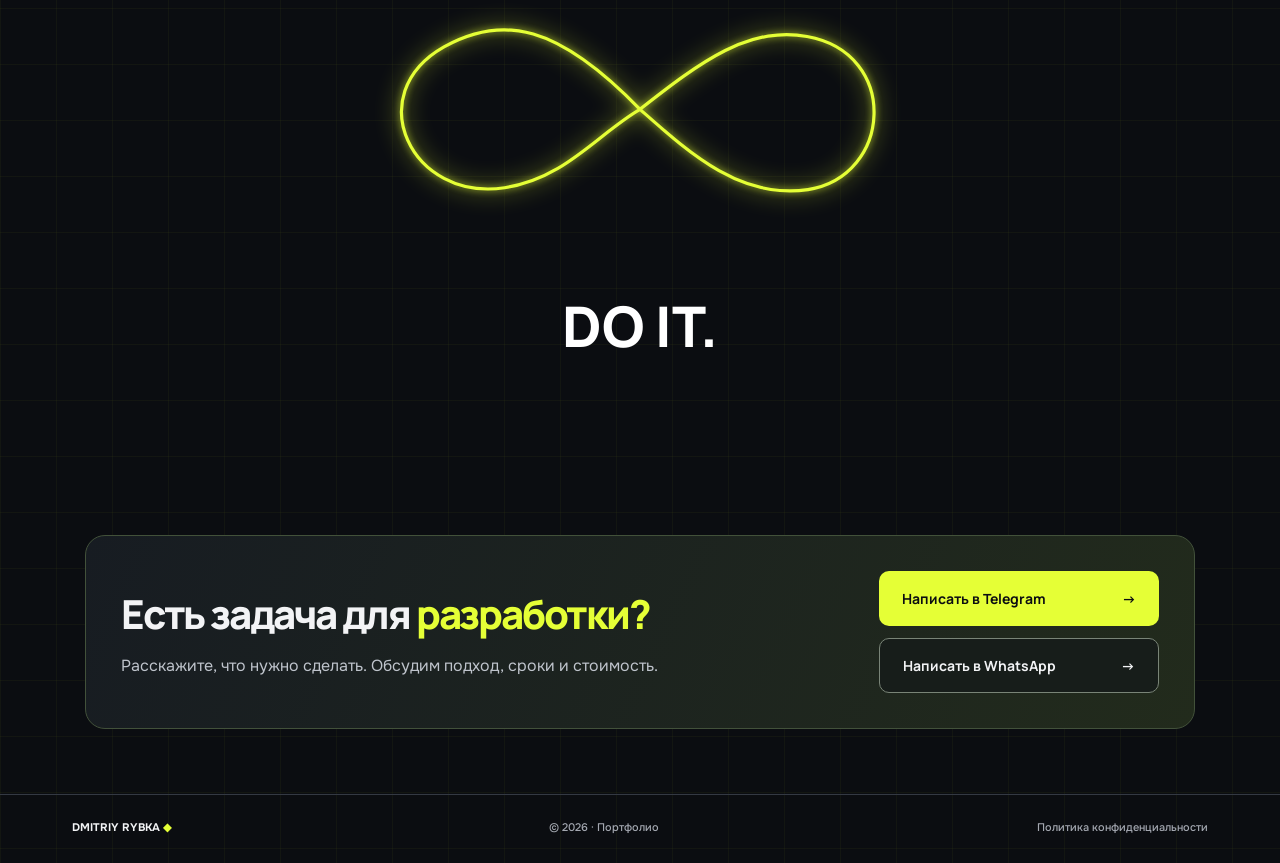
<file: digital.html>
<!doctype html>
<html lang="ru">
<head>
<!-- Google Analytics 4 -->
<script async src="https://www.googletagmanager.com/gtag/js?id=G-76533XR7NF"></script>
<script>
  window.dataLayer = window.dataLayer || [];
  function gtag(){dataLayer.push(arguments);}
  gtag('js', new Date());
  gtag('config', 'G-76533XR7NF');
</script>

<meta charset="utf-8"><meta name="viewport" content="width=device-width,initial-scale=1">
<meta name="theme-color" content="#0B0D11">
<meta name="description" content="Разработка сайтов, PWA и бизнес-инструментов: DO IT, MONO Finance, OPS. Удалённые проекты для клиентов из Грузии, России и других стран.">
<title>Портфолио веб-разработчика: PWA и автоматизация | Дмитрий Рыбка</title>
<link rel="icon" href="brand-logo.png" type="image/png">
<link rel="preconnect" href="https://fonts.googleapis.com"><link rel="preconnect" href="https://fonts.gstatic.com" crossorigin>
<link href="https://fonts.googleapis.com/css2?family=Manrope:wght@400;500;600;700;800&family=Onest:wght@400;500;600;700&family=IBM+Plex+Mono:wght@400;500&display=swap" rel="stylesheet">
<link rel="stylesheet" href="brand-site.css?v=7"><link rel="stylesheet" href="digital.css"><link rel="stylesheet" href="bay-showcase.css">
<script src="locales/ru.js?v=4" defer></script><script src="locales/en.js?v=10" defer></script><script src="locales/ka.js?v=10" defer></script><script src="i18n.js?v=4" defer></script><script src="brand-site.js?v=6" defer></script><script src="digital-data.js" defer></script><script src="digital.js?v=3" defer></script><script src="bay-showcase.js" defer></script>

<link rel="canonical" href="https://dmitriyribka27.github.io/digital.html">
<meta name="robots" content="index, follow, max-image-preview:large">
<meta property="og:type" content="website">
<meta property="og:site_name" content="Dmitriy Rybka — Portfolio">
<meta property="og:title" content="Портфолио веб-разработчика: PWA и автоматизация | Дмитрий Рыбка">
<meta property="og:description" content="Разработка сайтов, PWA и бизнес-инструментов: DO IT, MONO Finance, OPS. Удалённые проекты для клиентов из Грузии, России и других стран.">
<meta property="og:url" content="https://dmitriyribka27.github.io/digital.html">
<meta name="twitter:card" content="summary">
<meta name="twitter:title" content="Портфолио веб-разработчика: PWA и автоматизация | Дмитрий Рыбка">
<meta name="twitter:description" content="Разработка сайтов, PWA и бизнес-инструментов: DO IT, MONO Finance, OPS. Удалённые проекты для клиентов из Грузии, России и других стран.">
</head>
<body class="digital-page">
<header class="header"><a class="wordmark" href="index.html"><img src="brand-logo.png" alt="" width="37" height="37"><span>DMITRIY <b>RYBKA</b></span></a><nav class="nav" aria-label="Основное меню"><a href="index.html">Главная</a><a class="active" href="digital.html" aria-current="page">Digital</a><a href="design.html">Design</a><a href="services.html">Услуги</a></nav><div class="language-switcher"><button class="language-trigger" type="button" aria-label="Выбрать язык" aria-haspopup="true" aria-expanded="false" aria-controls="site-language-menu"><span class="language-trigger-flag" aria-hidden="true">🇷🇺</span></button><div class="language-menu" id="site-language-menu" hidden aria-label="Другие языки"><button class="language-option" type="button" data-lang="en" aria-label="English — скоро" title="English — скоро"><span aria-hidden="true">🇺🇸</span></button><button class="language-option" type="button" data-lang="ka" aria-label="ქართული — скоро" title="ქართული — скоро"><span aria-hidden="true">🇬🇪</span></button></div></div></header>
<main id="main-content">
<div class="digital-intro"><div class="digital-intro-inner"><div><h1>Цифровые <span class="lime">проекты.</span></h1><p>Приложения и инструменты, которые я разрабатываю. Выберите проект, чтобы узнать о задачах, функциях и реализации.</p></div><span class="intro-graphic" aria-hidden="true"><i></i><i></i><i></i></span></div></div>
<div class="project-tabs-wrap" id="project-navigation"><nav class="project-tabs" id="project-tabs" role="tablist" aria-label="Выбрать проект"><button type="button" role="tab" id="tab-doit" aria-controls="panel-doit" aria-selected="true" tabindex="0" data-project="doit">DO IT</button><button type="button" role="tab" id="tab-ops" aria-controls="panel-ops" aria-selected="false" tabindex="-1" data-project="ops">SL OPS</button><button type="button" role="tab" id="tab-mono" aria-controls="panel-mono" aria-selected="false" tabindex="-1" data-project="mono">MONO</button><button type="button" role="tab" id="tab-kadr" aria-controls="panel-kadr" aria-selected="false" tabindex="-1" data-project="kadr">КАДР</button><button type="button" role="tab" id="tab-bay" aria-controls="panel-bay" aria-selected="false" tabindex="-1" data-project="bay">Тихая бухта</button></nav></div>
<div class="project-stage" id="project-stage" aria-label="Презентации цифровых проектов"><section class="project-panel" id="panel-doit" role="tabpanel" aria-labelledby="tab-doit" data-project="doit"></section><section class="project-panel" id="panel-ops" role="tabpanel" aria-labelledby="tab-ops" data-project="ops"></section><section class="project-panel" id="panel-mono" role="tabpanel" aria-labelledby="tab-mono" data-project="mono"></section><section class="project-panel" id="panel-kadr" role="tabpanel" aria-labelledby="tab-kadr" data-project="kadr"></section><section class="project-panel" id="panel-bay" role="tabpanel" aria-labelledby="tab-bay" data-project="bay"></section></div>
<aside class="digital-contact"><div><h2>Есть задача для <span class="lime">разработки?</span></h2><p>Расскажите, что нужно сделать. Обсудим подход, сроки и стоимость.</p></div><div class="digital-contact-actions"><a class="btn btn-lime" href="https://t.me/ribka_27" target="_blank" rel="noopener noreferrer">Написать в Telegram <span aria-hidden="true">→</span></a><a class="btn btn-lime" href="https://wa.me/995568997063" target="_blank" rel="noopener noreferrer">Написать в WhatsApp <span aria-hidden="true">→</span></a></div></aside>
</main>
<footer class="footer"><a href="index.html">DMITRIY RYBKA <span class="lime">◆</span></a><span>© 2026 · Портфолио</span><a href="privacy.html">Политика конфиденциальности</a></footer>
<div class="digital-lightbox" id="digital-lightbox" role="dialog" aria-modal="true" aria-label="Просмотр изображения" hidden><button class="lightbox-close" type="button" aria-label="Закрыть изображение">×</button><img alt=""></div>
</body></html>
</file>
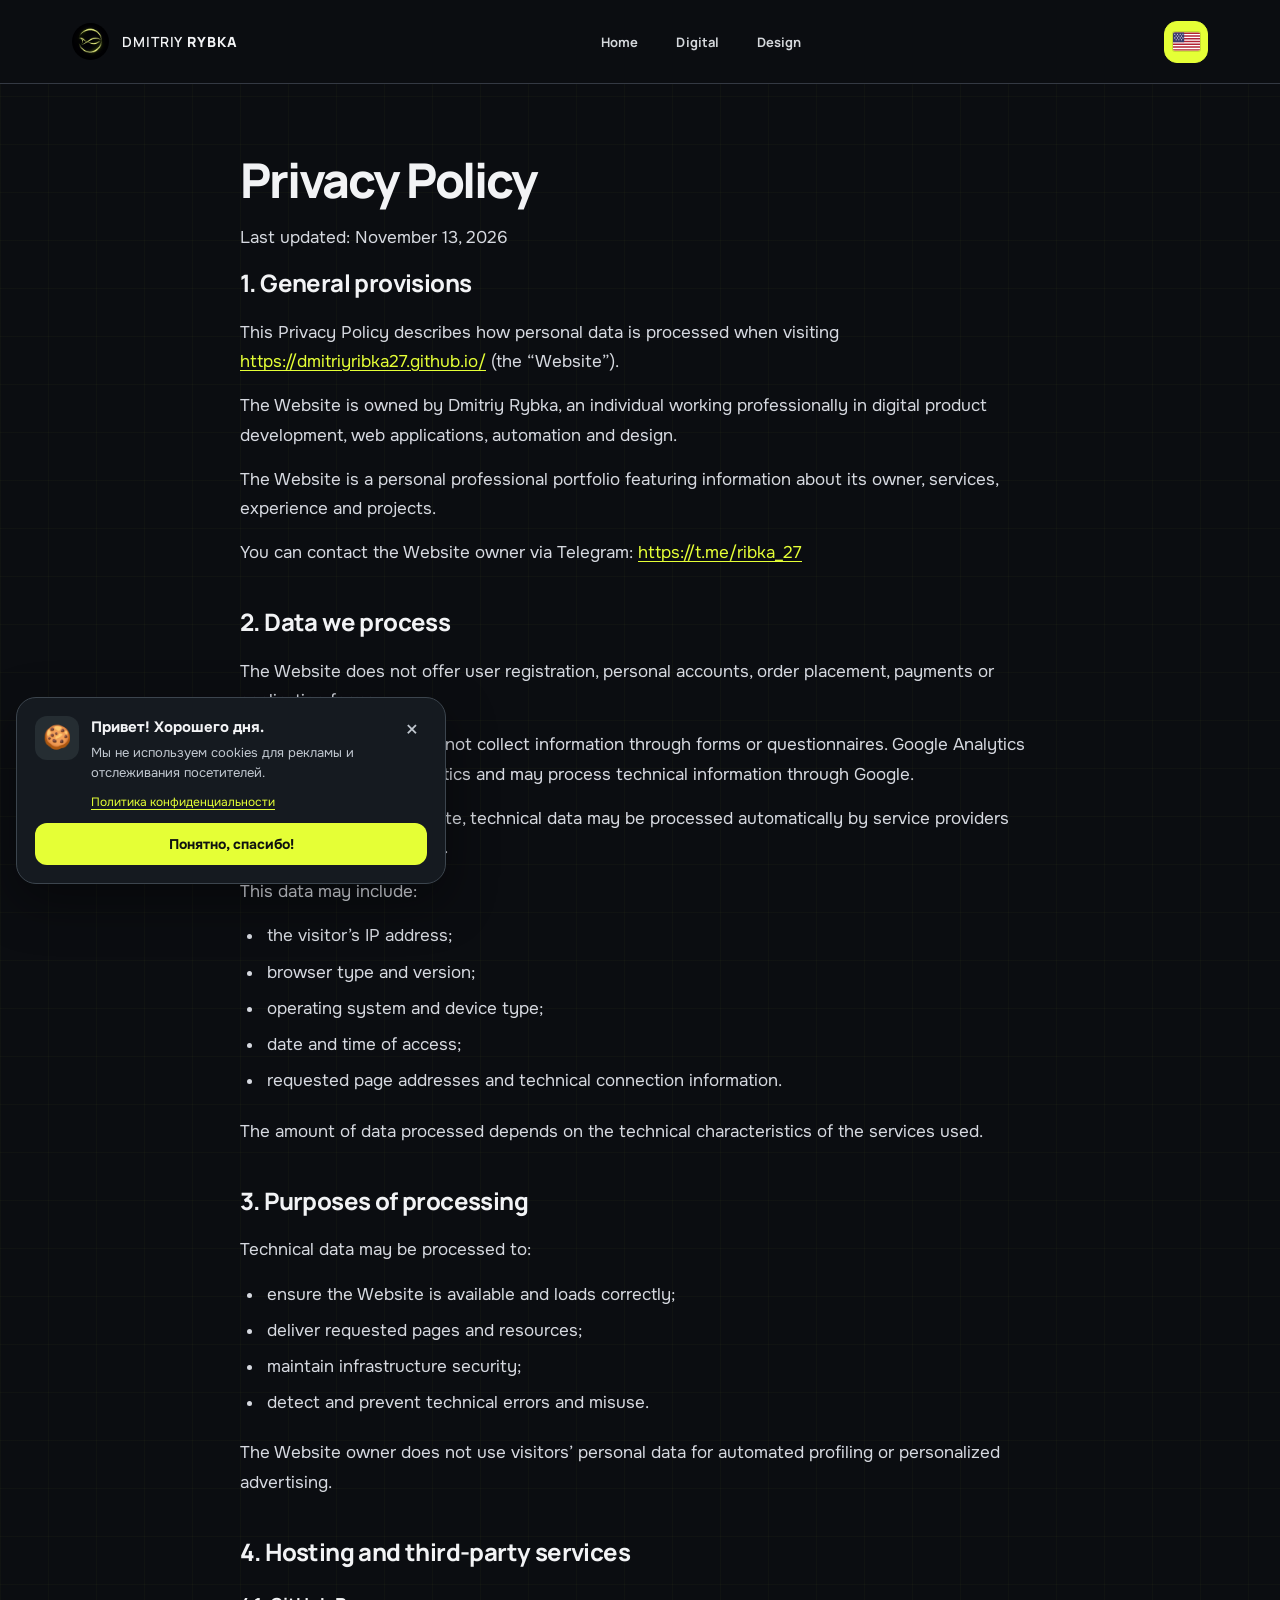
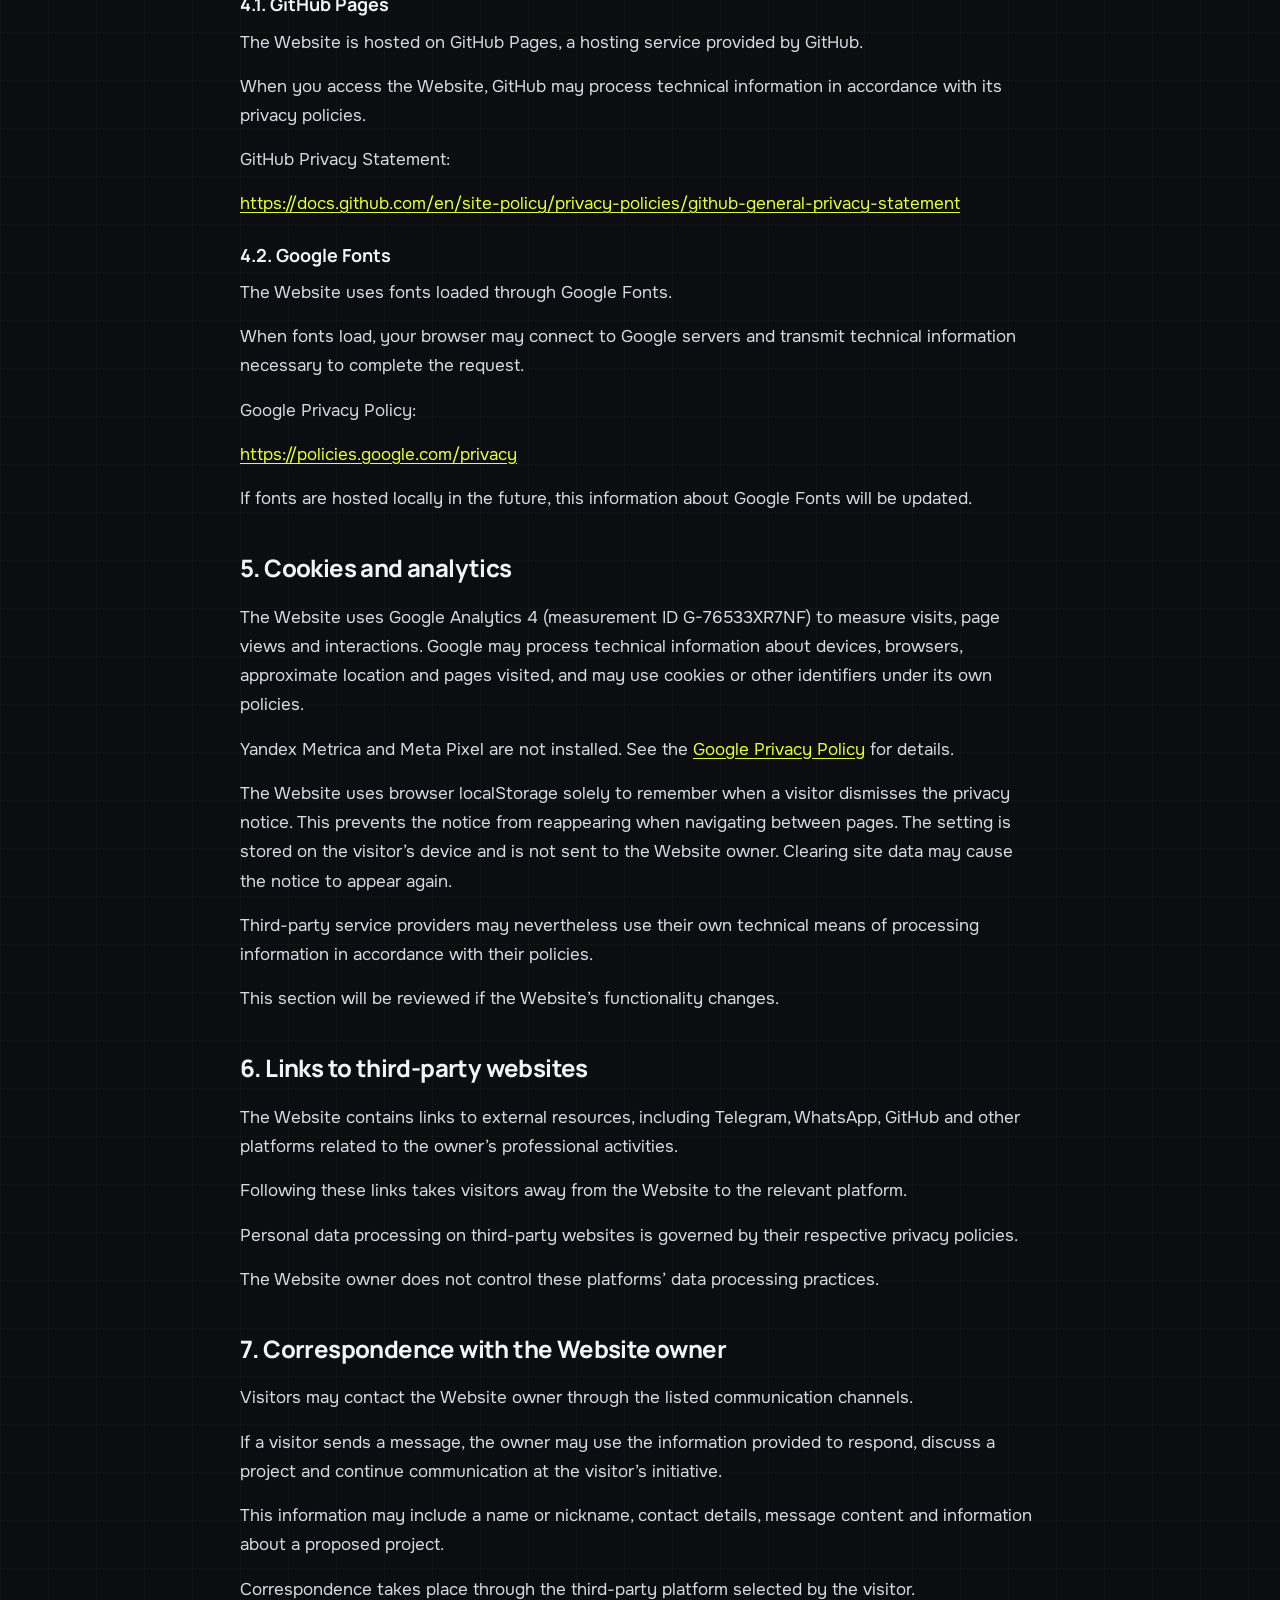
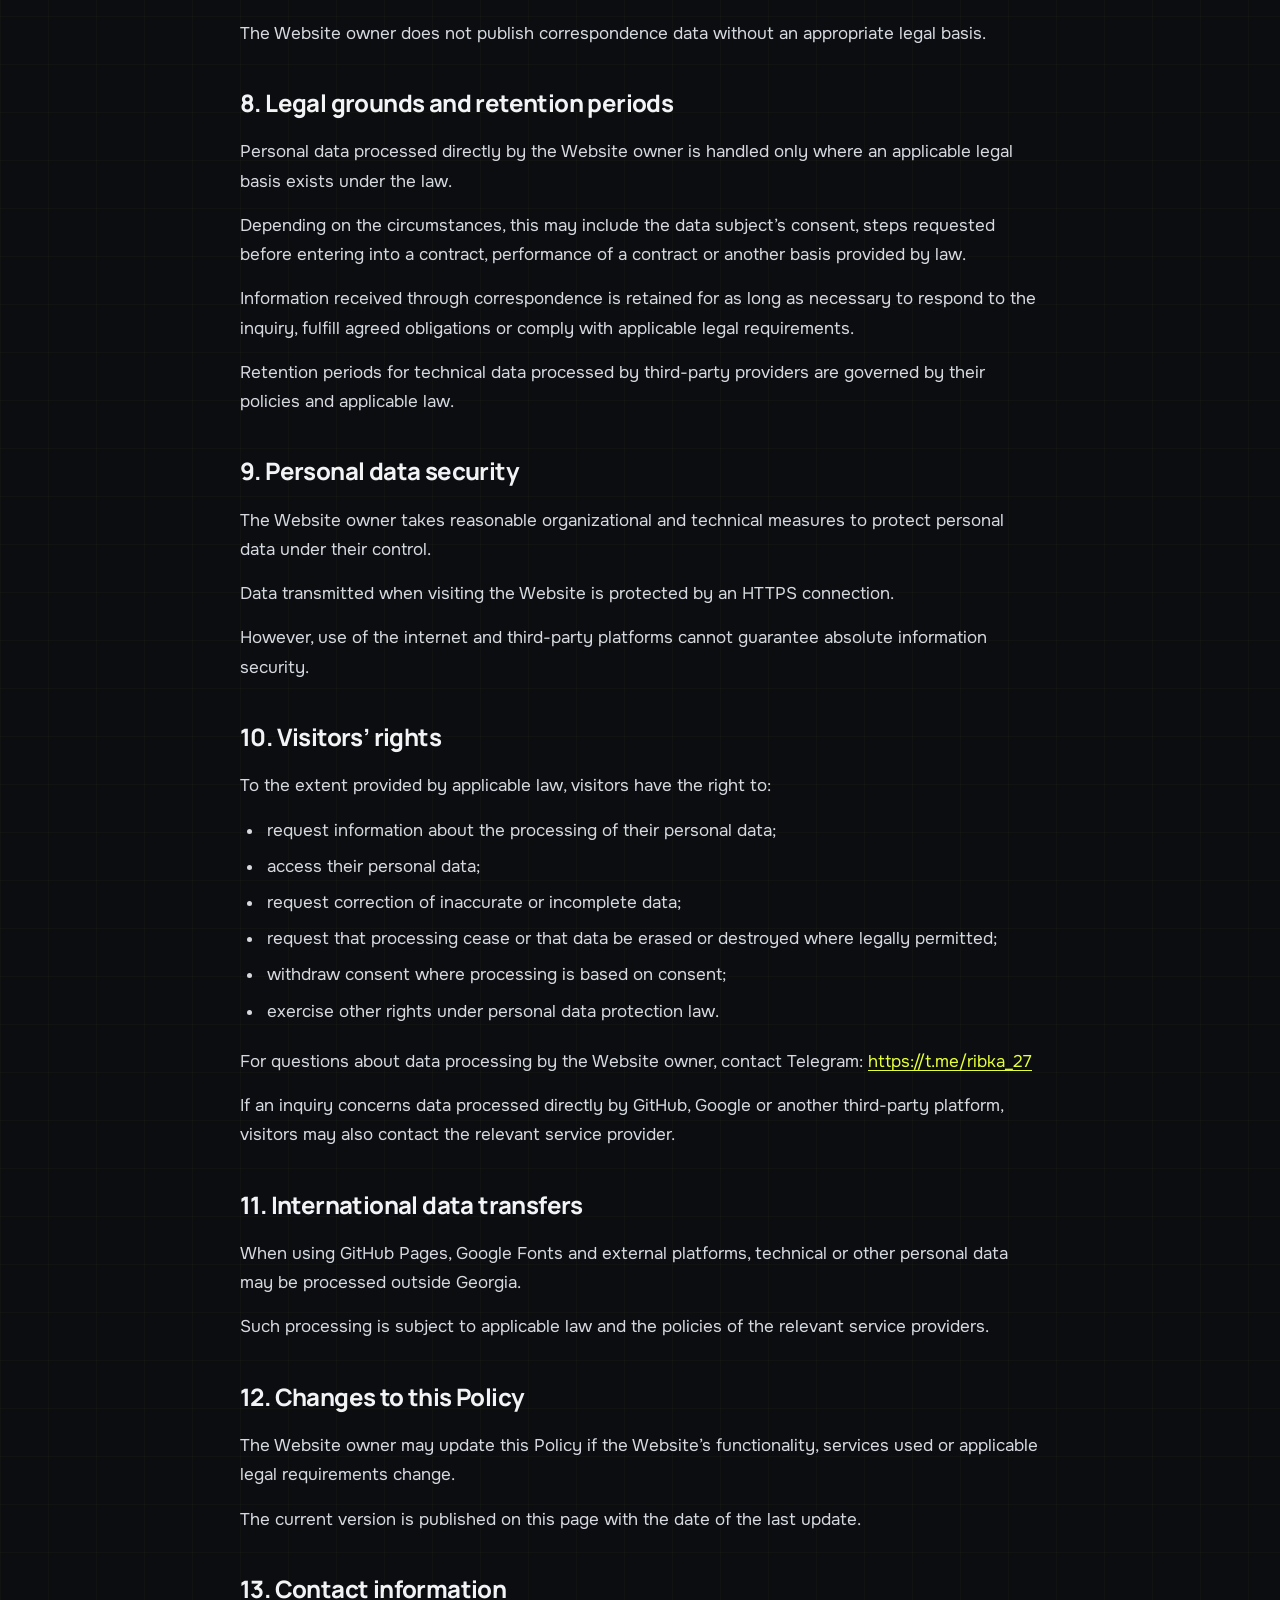
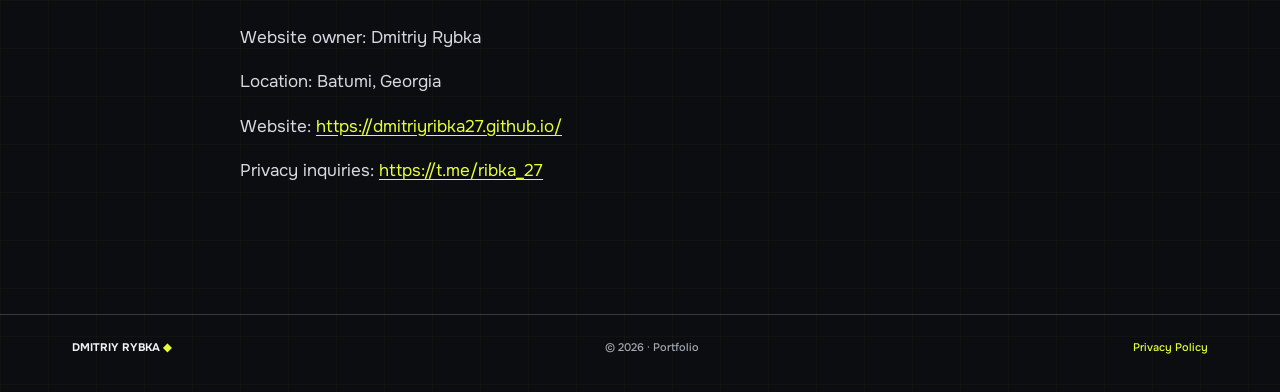
<file: privacy-en.html>
<!doctype html>
<html lang="en">
<head>
<!-- Google Analytics 4 -->
<script async src="https://www.googletagmanager.com/gtag/js?id=G-76533XR7NF"></script>
<script>
  window.dataLayer = window.dataLayer || [];
  function gtag(){dataLayer.push(arguments);}
  gtag('js', new Date());
  gtag('config', 'G-76533XR7NF');
</script>

<meta charset="utf-8">
<meta name="viewport" content="width=device-width, initial-scale=1">
<meta name="theme-color" content="#0B0D11">
<title>Privacy Policy — Dmitriy Rybka</title>
<meta name="description" content="Privacy Policy for Dmitriy Rybka’s portfolio: technical data, third-party services and visitor rights.">
<link rel="icon" href="brand-logo.png" type="image/png">
<link rel="preconnect" href="https://fonts.googleapis.com">
<link rel="preconnect" href="https://fonts.gstatic.com" crossorigin>
<link href="https://fonts.googleapis.com/css2?family=Manrope:wght@400;500;600;700;800&family=Onest:wght@400;500;600;700&family=IBM+Plex+Mono:wght@400;500&display=swap" rel="stylesheet">
<link rel="stylesheet" href="brand-site.css?v=6">
<link rel="stylesheet" href="privacy.css">
<script src="brand-site.js?v=6" defer></script><script src="privacy-language.js" defer></script>
</head>
<body class="privacy-page">
<header class="header"><a class="wordmark" href="index.html"><img src="brand-logo.png" alt="" width="37" height="37"><span>DMITRIY <b>RYBKA</b></span></a><nav class="nav" aria-label="Main navigation"><a href="index.html">Home</a><a href="digital.html">Digital</a><a href="design.html">Design</a></nav><div class="language-switcher"><button class="language-trigger" type="button" aria-label="Choose language" aria-haspopup="true" aria-expanded="false" aria-controls="site-language-menu"><span class="language-trigger-flag" aria-hidden="true">🇺🇸</span></button><div class="language-menu" id="site-language-menu" hidden aria-label="Other languages"><button class="language-option" type="button" data-lang="en" aria-label="English" title="English"><span aria-hidden="true">🇺🇸</span></button><button class="language-option" type="button" data-lang="ka" aria-label="ქართული" title="ქართული"><span aria-hidden="true">🇬🇪</span></button></div></div></header>
<main class="privacy-document">
<h1>Privacy Policy</h1>
<p class="privacy-updated">Last updated: November 13, 2026</p>
<section aria-labelledby="privacy-1">
<h2 id="privacy-1">1. General provisions</h2>
<p>This Privacy Policy describes how personal data is processed when visiting <a href="https://dmitriyribka27.github.io/" target="_blank" rel="noopener noreferrer">https://dmitriyribka27.github.io/</a> (the “Website”).</p>
<p>The Website is owned by Dmitriy Rybka, an individual working professionally in digital product development, web applications, automation and design.</p>
<p>The Website is a personal professional portfolio featuring information about its owner, services, experience and projects.</p>
<p>You can contact the Website owner via Telegram: <a href="https://t.me/ribka_27" target="_blank" rel="noopener noreferrer">https://t.me/ribka_27</a></p>
</section>
<section aria-labelledby="privacy-2">
<h2 id="privacy-2">2. Data we process</h2>
<p>The Website does not offer user registration, personal accounts, order placement, payments or application forms.</p>
<p>The Website owner does not collect information through forms or questionnaires. Google Analytics 4 is used for visitor statistics and may process technical information through Google.</p>
<p>When you visit the Website, technical data may be processed automatically by service providers that support its operation.</p>
<p>This data may include:</p>
<ul>
<li>the visitor’s IP address;</li>
<li>browser type and version;</li>
<li>operating system and device type;</li>
<li>date and time of access;</li>
<li>requested page addresses and technical connection information.</li>
</ul>
<p>The amount of data processed depends on the technical characteristics of the services used.</p>
</section>
<section aria-labelledby="privacy-3">
<h2 id="privacy-3">3. Purposes of processing</h2>
<p>Technical data may be processed to:</p>
<ul>
<li>ensure the Website is available and loads correctly;</li>
<li>deliver requested pages and resources;</li>
<li>maintain infrastructure security;</li>
<li>detect and prevent technical errors and misuse.</li>
</ul>
<p>The Website owner does not use visitors’ personal data for automated profiling or personalized advertising.</p>
</section>
<section aria-labelledby="privacy-4">
<h2 id="privacy-4">4. Hosting and third-party services</h2>
<h3>4.1. GitHub Pages</h3>
<p>The Website is hosted on GitHub Pages, a hosting service provided by GitHub.</p>
<p>When you access the Website, GitHub may process technical information in accordance with its privacy policies.</p>
<p>GitHub Privacy Statement:</p>
<p><a href="https://docs.github.com/en/site-policy/privacy-policies/github-general-privacy-statement" target="_blank" rel="noopener noreferrer">https://docs.github.com/en/site-policy/privacy-policies/github-general-privacy-statement</a></p>
<h3>4.2. Google Fonts</h3>
<p>The Website uses fonts loaded through Google Fonts.</p>
<p>When fonts load, your browser may connect to Google servers and transmit technical information necessary to complete the request.</p>
<p>Google Privacy Policy:</p>
<p><a href="https://policies.google.com/privacy" target="_blank" rel="noopener noreferrer">https://policies.google.com/privacy</a></p>
<p>If fonts are hosted locally in the future, this information about Google Fonts will be updated.</p>
</section>
<section aria-labelledby="privacy-5">
<h2 id="privacy-5">5. Cookies and analytics</h2>
<p>The Website uses Google Analytics 4 (measurement ID G-76533XR7NF) to measure visits, page views and interactions. Google may process technical information about devices, browsers, approximate location and pages visited, and may use cookies or other identifiers under its own policies.</p>
<p>Yandex Metrica and Meta Pixel are not installed. See the <a href="https://policies.google.com/privacy" target="_blank" rel="noopener noreferrer">Google Privacy Policy</a> for details.</p>
<p>The Website uses browser localStorage solely to remember when a visitor dismisses the privacy notice. This prevents the notice from reappearing when navigating between pages. The setting is stored on the visitor’s device and is not sent to the Website owner. Clearing site data may cause the notice to appear again.</p>
<p>Third-party service providers may nevertheless use their own technical means of processing information in accordance with their policies.</p>
<p>This section will be reviewed if the Website’s functionality changes.</p>
</section>
<section aria-labelledby="privacy-6">
<h2 id="privacy-6">6. Links to third-party websites</h2>
<p>The Website contains links to external resources, including Telegram, WhatsApp, GitHub and other platforms related to the owner’s professional activities.</p>
<p>Following these links takes visitors away from the Website to the relevant platform.</p>
<p>Personal data processing on third-party websites is governed by their respective privacy policies.</p>
<p>The Website owner does not control these platforms’ data processing practices.</p>
</section>
<section aria-labelledby="privacy-7">
<h2 id="privacy-7">7. Correspondence with the Website owner</h2>
<p>Visitors may contact the Website owner through the listed communication channels.</p>
<p>If a visitor sends a message, the owner may use the information provided to respond, discuss a project and continue communication at the visitor’s initiative.</p>
<p>This information may include a name or nickname, contact details, message content and information about a proposed project.</p>
<p>Correspondence takes place through the third-party platform selected by the visitor.</p>
<p>The Website owner does not publish correspondence data without an appropriate legal basis.</p>
</section>
<section aria-labelledby="privacy-8">
<h2 id="privacy-8">8. Legal grounds and retention periods</h2>
<p>Personal data processed directly by the Website owner is handled only where an applicable legal basis exists under the law.</p>
<p>Depending on the circumstances, this may include the data subject’s consent, steps requested before entering into a contract, performance of a contract or another basis provided by law.</p>
<p>Information received through correspondence is retained for as long as necessary to respond to the inquiry, fulfill agreed obligations or comply with applicable legal requirements.</p>
<p>Retention periods for technical data processed by third-party providers are governed by their policies and applicable law.</p>
</section>
<section aria-labelledby="privacy-9">
<h2 id="privacy-9">9. Personal data security</h2>
<p>The Website owner takes reasonable organizational and technical measures to protect personal data under their control.</p>
<p>Data transmitted when visiting the Website is protected by an HTTPS connection.</p>
<p>However, use of the internet and third-party platforms cannot guarantee absolute information security.</p>
</section>
<section aria-labelledby="privacy-10">
<h2 id="privacy-10">10. Visitors’ rights</h2>
<p>To the extent provided by applicable law, visitors have the right to:</p>
<ul>
<li>request information about the processing of their personal data;</li>
<li>access their personal data;</li>
<li>request correction of inaccurate or incomplete data;</li>
<li>request that processing cease or that data be erased or destroyed where legally permitted;</li>
<li>withdraw consent where processing is based on consent;</li>
<li>exercise other rights under personal data protection law.</li>
</ul>
<p>For questions about data processing by the Website owner, contact Telegram: <a href="https://t.me/ribka_27" target="_blank" rel="noopener noreferrer">https://t.me/ribka_27</a></p>
<p>If an inquiry concerns data processed directly by GitHub, Google or another third-party platform, visitors may also contact the relevant service provider.</p>
</section>
<section aria-labelledby="privacy-11">
<h2 id="privacy-11">11. International data transfers</h2>
<p>When using GitHub Pages, Google Fonts and external platforms, technical or other personal data may be processed outside Georgia.</p>
<p>Such processing is subject to applicable law and the policies of the relevant service providers.</p>
</section>
<section aria-labelledby="privacy-12">
<h2 id="privacy-12">12. Changes to this Policy</h2>
<p>The Website owner may update this Policy if the Website’s functionality, services used or applicable legal requirements change.</p>
<p>The current version is published on this page with the date of the last update.</p>
</section>
<section aria-labelledby="privacy-13">
<h2 id="privacy-13">13. Contact information</h2>
<p>Website owner: Dmitriy Rybka</p>
<p>Location: Batumi, Georgia</p>
<p>Website: <a href="https://dmitriyribka27.github.io/" target="_blank" rel="noopener noreferrer">https://dmitriyribka27.github.io/</a></p>
<p>Privacy inquiries: <a href="https://t.me/ribka_27" target="_blank" rel="noopener noreferrer">https://t.me/ribka_27</a></p>
</section>
</main>
<footer class="footer"><a href="index.html">DMITRIY RYBKA <span class="lime">◆</span></a><span>© 2026 · Portfolio</span><a href="privacy.html" aria-current="page">Privacy Policy</a></footer>
</body>
</html>
</file>
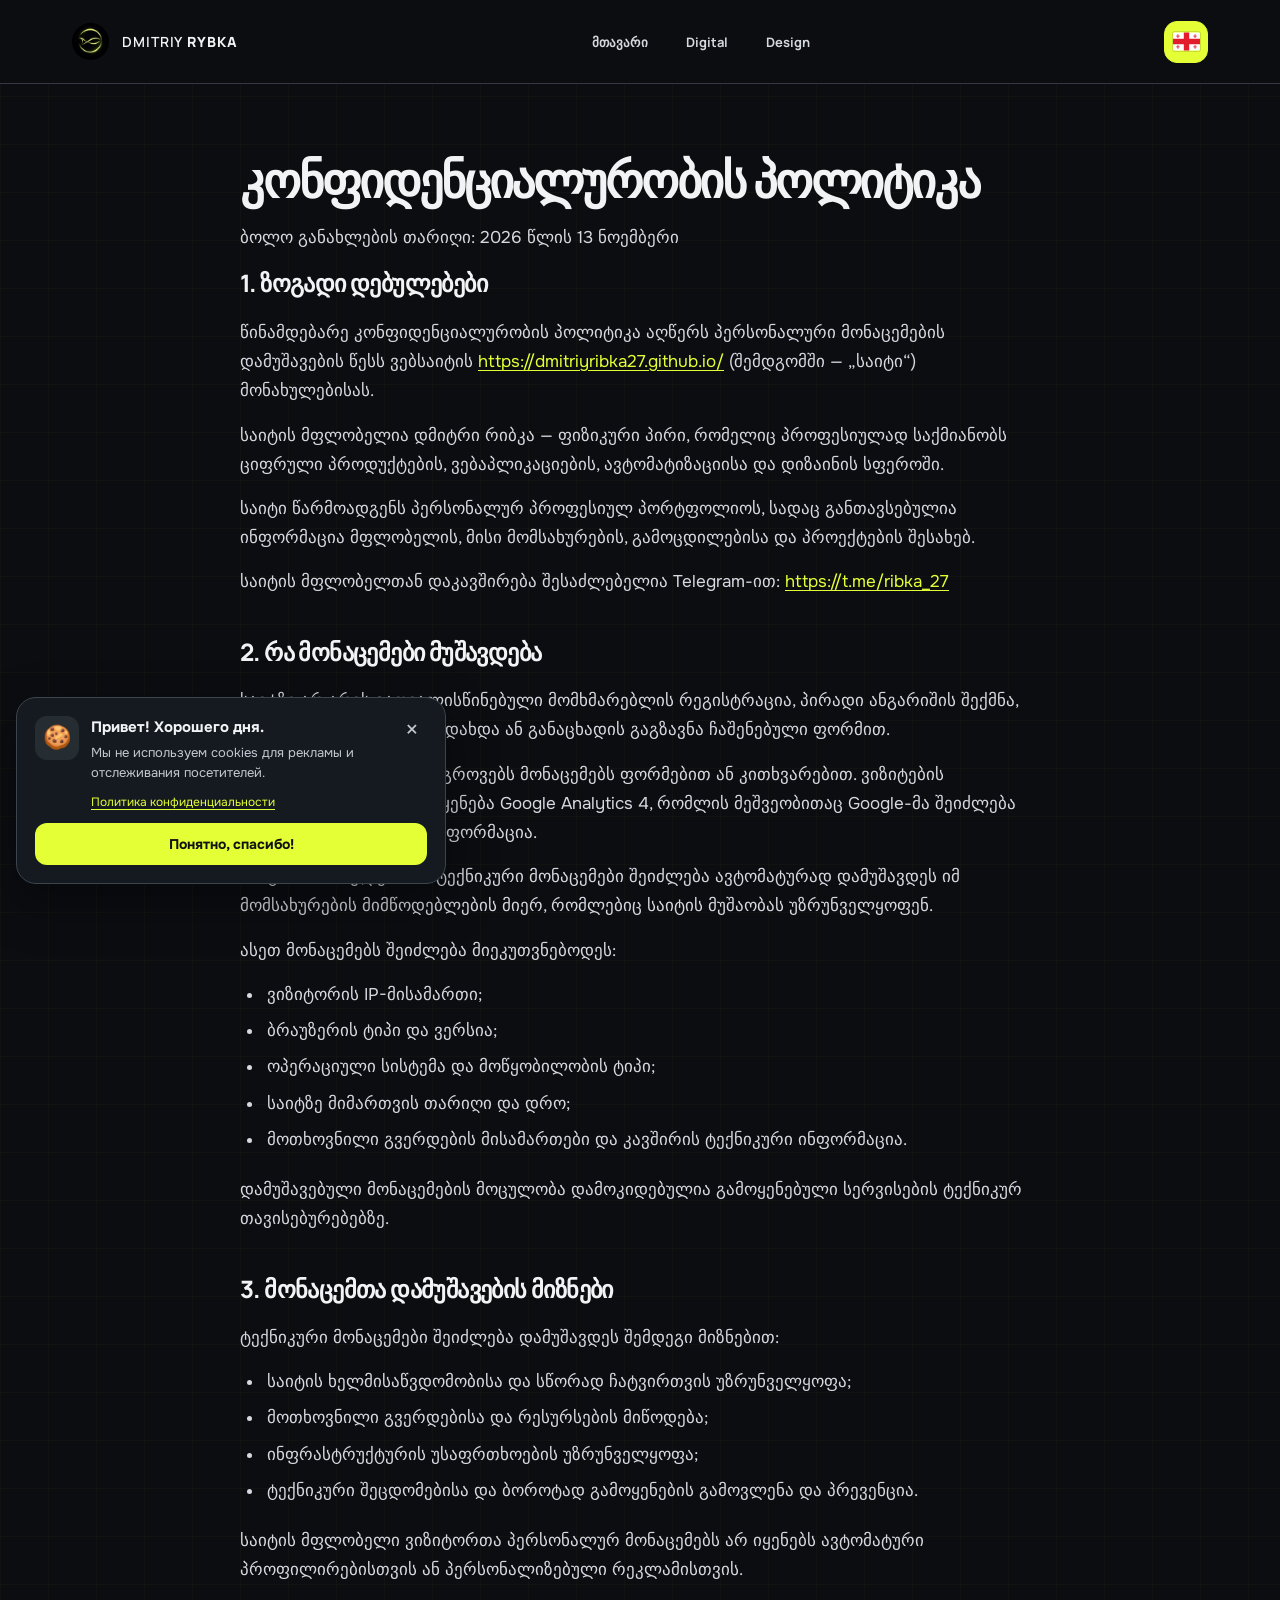
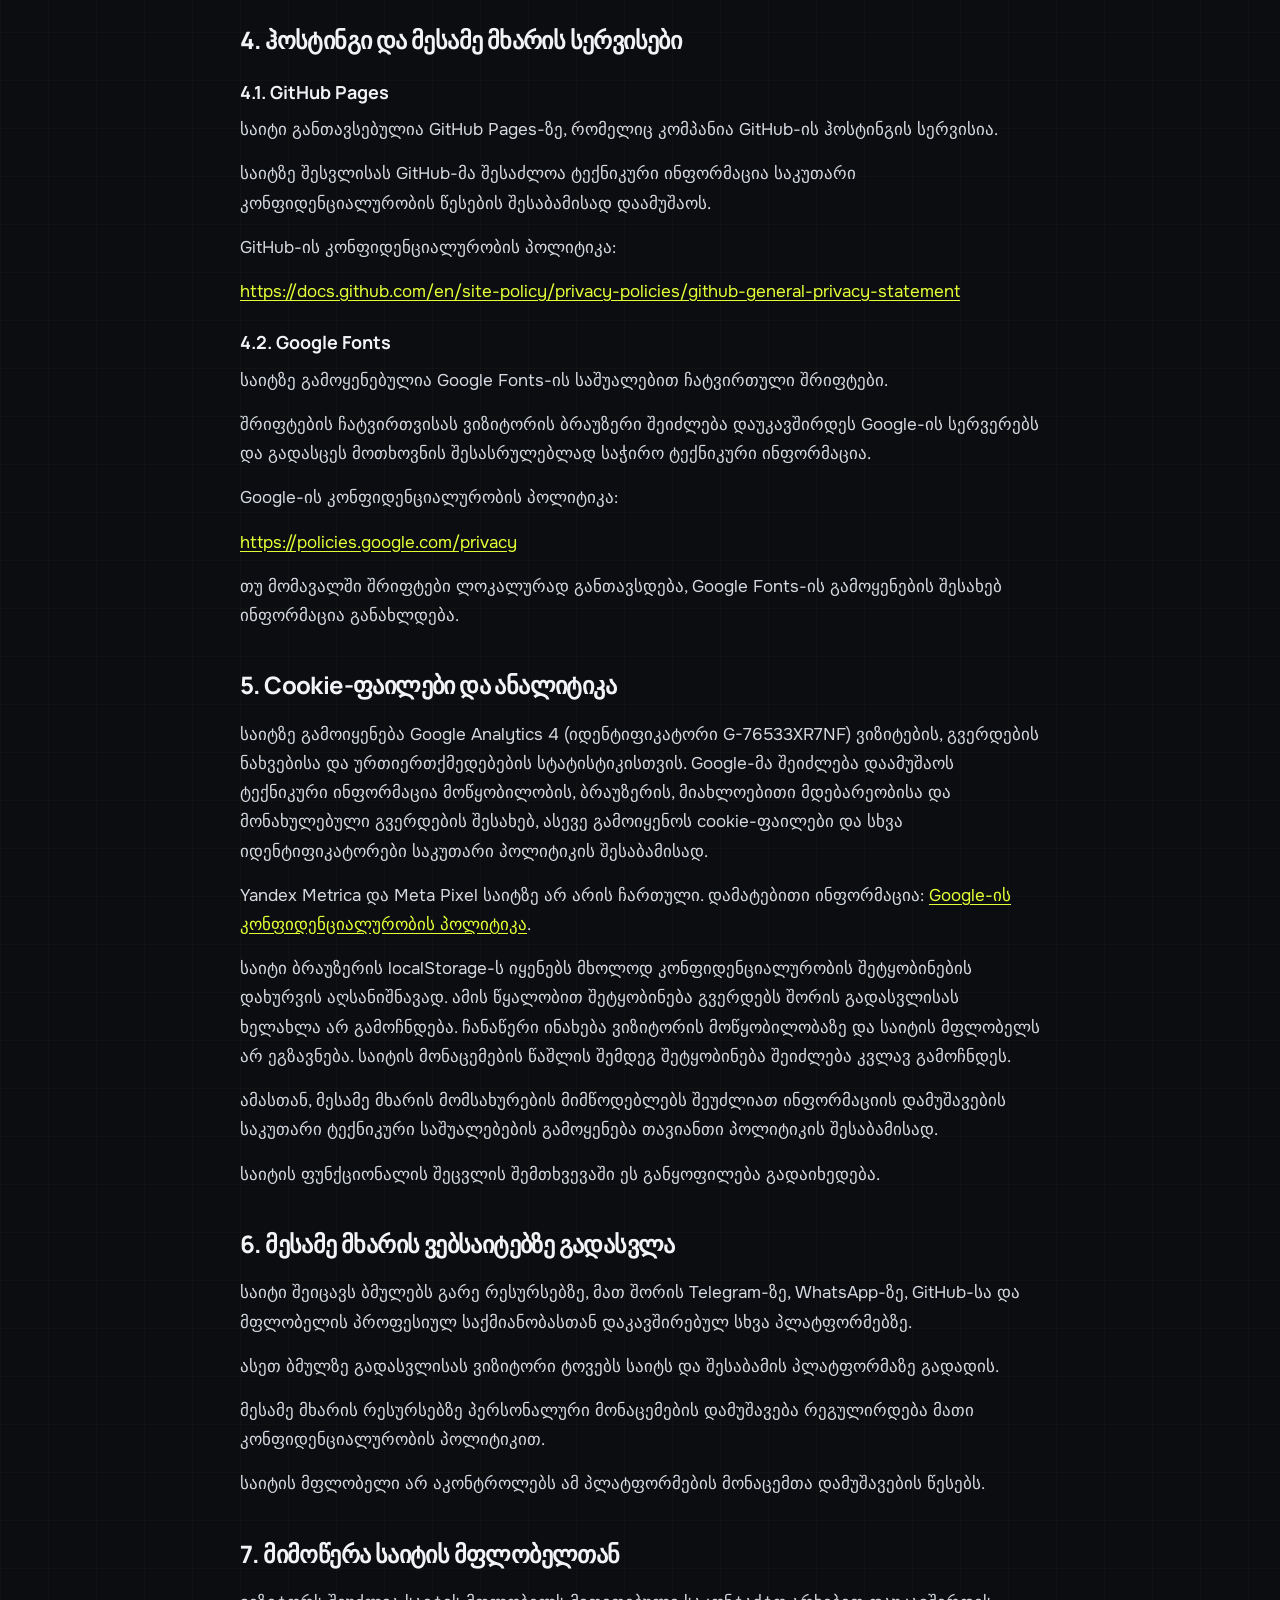
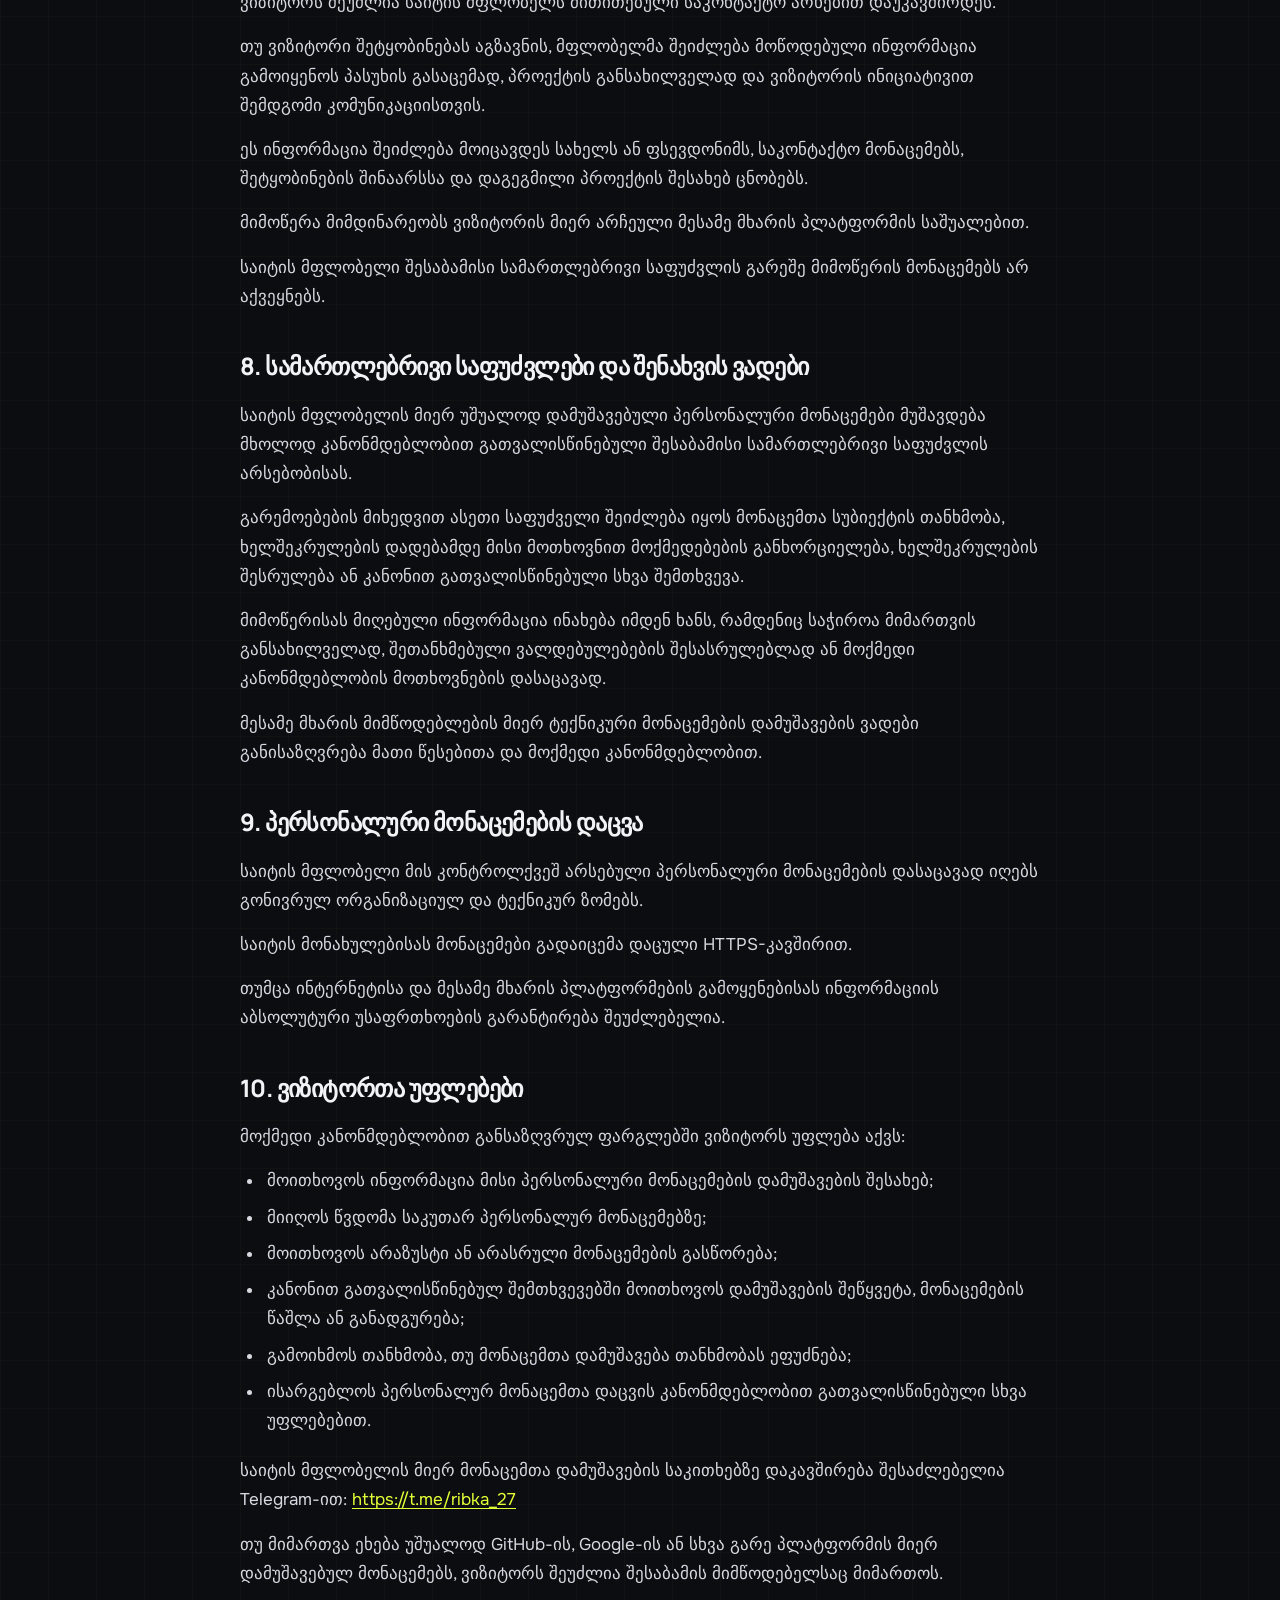
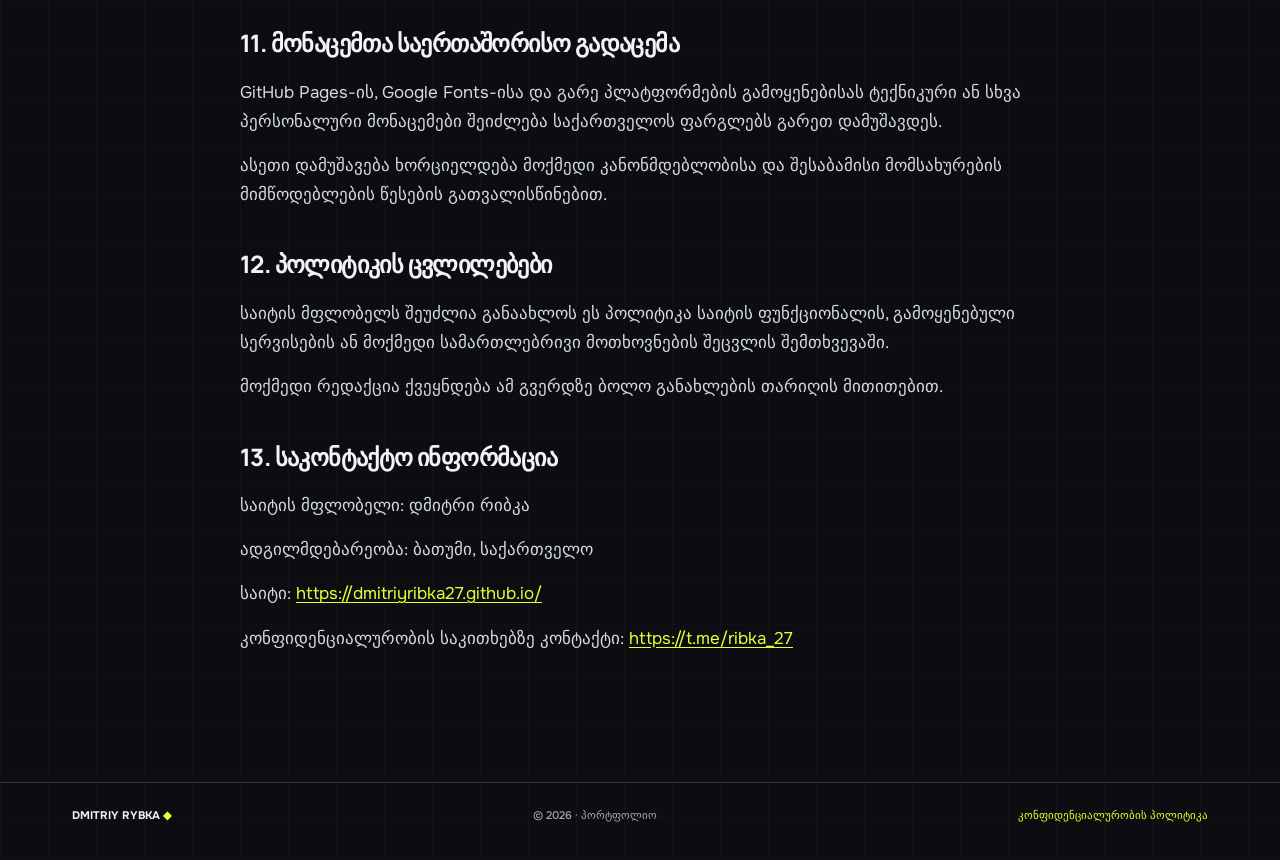
<file: privacy-ka.html>
<!doctype html>
<html lang="ka">
<head>
<!-- Google Analytics 4 -->
<script async src="https://www.googletagmanager.com/gtag/js?id=G-76533XR7NF"></script>
<script>
  window.dataLayer = window.dataLayer || [];
  function gtag(){dataLayer.push(arguments);}
  gtag('js', new Date());
  gtag('config', 'G-76533XR7NF');
</script>

<meta charset="utf-8">
<meta name="viewport" content="width=device-width, initial-scale=1">
<meta name="theme-color" content="#0B0D11">
<title>კონფიდენციალურობის პოლიტიკა — დმიტრი რიბკა</title>
<meta name="description" content="დმიტრი რიბკას პორტფოლიოს კონფიდენციალურობის პოლიტიკა: ტექნიკური მონაცემები, მესამე მხარის სერვისები და ვიზიტორთა უფლებები.">
<link rel="icon" href="brand-logo.png" type="image/png">
<link rel="preconnect" href="https://fonts.googleapis.com">
<link rel="preconnect" href="https://fonts.gstatic.com" crossorigin>
<link href="https://fonts.googleapis.com/css2?family=Manrope:wght@400;500;600;700;800&family=Onest:wght@400;500;600;700&family=IBM+Plex+Mono:wght@400;500&display=swap" rel="stylesheet">
<link rel="stylesheet" href="brand-site.css?v=6">
<link rel="stylesheet" href="privacy.css">
<script src="brand-site.js?v=6" defer></script><script src="privacy-language.js" defer></script>
</head>
<body class="privacy-page">
<header class="header"><a class="wordmark" href="index.html"><img src="brand-logo.png" alt="" width="37" height="37"><span>DMITRIY <b>RYBKA</b></span></a><nav class="nav" aria-label="მთავარი მენიუ"><a href="index.html">მთავარი</a><a href="digital.html">Digital</a><a href="design.html">Design</a></nav><div class="language-switcher"><button class="language-trigger" type="button" aria-label="ენის არჩევა" aria-haspopup="true" aria-expanded="false" aria-controls="site-language-menu"><span class="language-trigger-flag" aria-hidden="true">🇬🇪</span></button><div class="language-menu" id="site-language-menu" hidden aria-label="სხვა ენები"><button class="language-option" type="button" data-lang="en" aria-label="English" title="English"><span aria-hidden="true">🇺🇸</span></button><button class="language-option" type="button" data-lang="ka" aria-label="ქართული" title="ქართული"><span aria-hidden="true">🇬🇪</span></button></div></div></header>
<main class="privacy-document">
<h1>კონფიდენციალურობის პოლიტიკა</h1>
<p class="privacy-updated">ბოლო განახლების თარიღი: 2026 წლის 13 ნოემბერი</p>
<section aria-labelledby="privacy-1">
<h2 id="privacy-1">1. ზოგადი დებულებები</h2>
<p>წინამდებარე კონფიდენციალურობის პოლიტიკა აღწერს პერსონალური მონაცემების დამუშავების წესს ვებსაიტის <a href="https://dmitriyribka27.github.io/" target="_blank" rel="noopener noreferrer">https://dmitriyribka27.github.io/</a> (შემდგომში — „საიტი“) მონახულებისას.</p>
<p>საიტის მფლობელია დმიტრი რიბკა — ფიზიკური პირი, რომელიც პროფესიულად საქმიანობს ციფრული პროდუქტების, ვებაპლიკაციების, ავტომატიზაციისა და დიზაინის სფეროში.</p>
<p>საიტი წარმოადგენს პერსონალურ პროფესიულ პორტფოლიოს, სადაც განთავსებულია ინფორმაცია მფლობელის, მისი მომსახურების, გამოცდილებისა და პროექტების შესახებ.</p>
<p>საიტის მფლობელთან დაკავშირება შესაძლებელია Telegram-ით: <a href="https://t.me/ribka_27" target="_blank" rel="noopener noreferrer">https://t.me/ribka_27</a></p>
</section>
<section aria-labelledby="privacy-2">
<h2 id="privacy-2">2. რა მონაცემები მუშავდება</h2>
<p>საიტზე არ არის გათვალისწინებული მომხმარებლის რეგისტრაცია, პირადი ანგარიშის შექმნა, შეკვეთის გაფორმება, გადახდა ან განაცხადის გაგზავნა ჩაშენებული ფორმით.</p>
<p>საიტის მფლობელი არ აგროვებს მონაცემებს ფორმებით ან კითხვარებით. ვიზიტების სტატისტიკისთვის გამოიყენება Google Analytics 4, რომლის მეშვეობითაც Google-მა შეიძლება დაამუშაოს ტექნიკური ინფორმაცია.</p>
<p>საიტის მონახულებისას ტექნიკური მონაცემები შეიძლება ავტომატურად დამუშავდეს იმ მომსახურების მიმწოდებლების მიერ, რომლებიც საიტის მუშაობას უზრუნველყოფენ.</p>
<p>ასეთ მონაცემებს შეიძლება მიეკუთვნებოდეს:</p>
<ul>
<li>ვიზიტორის IP-მისამართი;</li>
<li>ბრაუზერის ტიპი და ვერსია;</li>
<li>ოპერაციული სისტემა და მოწყობილობის ტიპი;</li>
<li>საიტზე მიმართვის თარიღი და დრო;</li>
<li>მოთხოვნილი გვერდების მისამართები და კავშირის ტექნიკური ინფორმაცია.</li>
</ul>
<p>დამუშავებული მონაცემების მოცულობა დამოკიდებულია გამოყენებული სერვისების ტექნიკურ თავისებურებებზე.</p>
</section>
<section aria-labelledby="privacy-3">
<h2 id="privacy-3">3. მონაცემთა დამუშავების მიზნები</h2>
<p>ტექნიკური მონაცემები შეიძლება დამუშავდეს შემდეგი მიზნებით:</p>
<ul>
<li>საიტის ხელმისაწვდომობისა და სწორად ჩატვირთვის უზრუნველყოფა;</li>
<li>მოთხოვნილი გვერდებისა და რესურსების მიწოდება;</li>
<li>ინფრასტრუქტურის უსაფრთხოების უზრუნველყოფა;</li>
<li>ტექნიკური შეცდომებისა და ბოროტად გამოყენების გამოვლენა და პრევენცია.</li>
</ul>
<p>საიტის მფლობელი ვიზიტორთა პერსონალურ მონაცემებს არ იყენებს ავტომატური პროფილირებისთვის ან პერსონალიზებული რეკლამისთვის.</p>
</section>
<section aria-labelledby="privacy-4">
<h2 id="privacy-4">4. ჰოსტინგი და მესამე მხარის სერვისები</h2>
<h3>4.1. GitHub Pages</h3>
<p>საიტი განთავსებულია GitHub Pages-ზე, რომელიც კომპანია GitHub-ის ჰოსტინგის სერვისია.</p>
<p>საიტზე შესვლისას GitHub-მა შესაძლოა ტექნიკური ინფორმაცია საკუთარი კონფიდენციალურობის წესების შესაბამისად დაამუშაოს.</p>
<p>GitHub-ის კონფიდენციალურობის პოლიტიკა:</p>
<p><a href="https://docs.github.com/en/site-policy/privacy-policies/github-general-privacy-statement" target="_blank" rel="noopener noreferrer">https://docs.github.com/en/site-policy/privacy-policies/github-general-privacy-statement</a></p>
<h3>4.2. Google Fonts</h3>
<p>საიტზე გამოყენებულია Google Fonts-ის საშუალებით ჩატვირთული შრიფტები.</p>
<p>შრიფტების ჩატვირთვისას ვიზიტორის ბრაუზერი შეიძლება დაუკავშირდეს Google-ის სერვერებს და გადასცეს მოთხოვნის შესასრულებლად საჭირო ტექნიკური ინფორმაცია.</p>
<p>Google-ის კონფიდენციალურობის პოლიტიკა:</p>
<p><a href="https://policies.google.com/privacy" target="_blank" rel="noopener noreferrer">https://policies.google.com/privacy</a></p>
<p>თუ მომავალში შრიფტები ლოკალურად განთავსდება, Google Fonts-ის გამოყენების შესახებ ინფორმაცია განახლდება.</p>
</section>
<section aria-labelledby="privacy-5">
<h2 id="privacy-5">5. Cookie-ფაილები და ანალიტიკა</h2>
<p>საიტზე გამოიყენება Google Analytics 4 (იდენტიფიკატორი G-76533XR7NF) ვიზიტების, გვერდების ნახვებისა და ურთიერთქმედებების სტატისტიკისთვის. Google-მა შეიძლება დაამუშაოს ტექნიკური ინფორმაცია მოწყობილობის, ბრაუზერის, მიახლოებითი მდებარეობისა და მონახულებული გვერდების შესახებ, ასევე გამოიყენოს cookie-ფაილები და სხვა იდენტიფიკატორები საკუთარი პოლიტიკის შესაბამისად.</p>
<p>Yandex Metrica და Meta Pixel საიტზე არ არის ჩართული. დამატებითი ინფორმაცია: <a href="https://policies.google.com/privacy" target="_blank" rel="noopener noreferrer">Google-ის კონფიდენციალურობის პოლიტიკა</a>.</p>
<p>საიტი ბრაუზერის localStorage-ს იყენებს მხოლოდ კონფიდენციალურობის შეტყობინების დახურვის აღსანიშნავად. ამის წყალობით შეტყობინება გვერდებს შორის გადასვლისას ხელახლა არ გამოჩნდება. ჩანაწერი ინახება ვიზიტორის მოწყობილობაზე და საიტის მფლობელს არ ეგზავნება. საიტის მონაცემების წაშლის შემდეგ შეტყობინება შეიძლება კვლავ გამოჩნდეს.</p>
<p>ამასთან, მესამე მხარის მომსახურების მიმწოდებლებს შეუძლიათ ინფორმაციის დამუშავების საკუთარი ტექნიკური საშუალებების გამოყენება თავიანთი პოლიტიკის შესაბამისად.</p>
<p>საიტის ფუნქციონალის შეცვლის შემთხვევაში ეს განყოფილება გადაიხედება.</p>
</section>
<section aria-labelledby="privacy-6">
<h2 id="privacy-6">6. მესამე მხარის ვებსაიტებზე გადასვლა</h2>
<p>საიტი შეიცავს ბმულებს გარე რესურსებზე, მათ შორის Telegram-ზე, WhatsApp-ზე, GitHub-სა და მფლობელის პროფესიულ საქმიანობასთან დაკავშირებულ სხვა პლატფორმებზე.</p>
<p>ასეთ ბმულზე გადასვლისას ვიზიტორი ტოვებს საიტს და შესაბამის პლატფორმაზე გადადის.</p>
<p>მესამე მხარის რესურსებზე პერსონალური მონაცემების დამუშავება რეგულირდება მათი კონფიდენციალურობის პოლიტიკით.</p>
<p>საიტის მფლობელი არ აკონტროლებს ამ პლატფორმების მონაცემთა დამუშავების წესებს.</p>
</section>
<section aria-labelledby="privacy-7">
<h2 id="privacy-7">7. მიმოწერა საიტის მფლობელთან</h2>
<p>ვიზიტორს შეუძლია საიტის მფლობელს მითითებული საკონტაქტო არხებით დაუკავშირდეს.</p>
<p>თუ ვიზიტორი შეტყობინებას აგზავნის, მფლობელმა შეიძლება მოწოდებული ინფორმაცია გამოიყენოს პასუხის გასაცემად, პროექტის განსახილველად და ვიზიტორის ინიციატივით შემდგომი კომუნიკაციისთვის.</p>
<p>ეს ინფორმაცია შეიძლება მოიცავდეს სახელს ან ფსევდონიმს, საკონტაქტო მონაცემებს, შეტყობინების შინაარსსა და დაგეგმილი პროექტის შესახებ ცნობებს.</p>
<p>მიმოწერა მიმდინარეობს ვიზიტორის მიერ არჩეული მესამე მხარის პლატფორმის საშუალებით.</p>
<p>საიტის მფლობელი შესაბამისი სამართლებრივი საფუძვლის გარეშე მიმოწერის მონაცემებს არ აქვეყნებს.</p>
</section>
<section aria-labelledby="privacy-8">
<h2 id="privacy-8">8. სამართლებრივი საფუძვლები და შენახვის ვადები</h2>
<p>საიტის მფლობელის მიერ უშუალოდ დამუშავებული პერსონალური მონაცემები მუშავდება მხოლოდ კანონმდებლობით გათვალისწინებული შესაბამისი სამართლებრივი საფუძვლის არსებობისას.</p>
<p>გარემოებების მიხედვით ასეთი საფუძველი შეიძლება იყოს მონაცემთა სუბიექტის თანხმობა, ხელშეკრულების დადებამდე მისი მოთხოვნით მოქმედებების განხორციელება, ხელშეკრულების შესრულება ან კანონით გათვალისწინებული სხვა შემთხვევა.</p>
<p>მიმოწერისას მიღებული ინფორმაცია ინახება იმდენ ხანს, რამდენიც საჭიროა მიმართვის განსახილველად, შეთანხმებული ვალდებულებების შესასრულებლად ან მოქმედი კანონმდებლობის მოთხოვნების დასაცავად.</p>
<p>მესამე მხარის მიმწოდებლების მიერ ტექნიკური მონაცემების დამუშავების ვადები განისაზღვრება მათი წესებითა და მოქმედი კანონმდებლობით.</p>
</section>
<section aria-labelledby="privacy-9">
<h2 id="privacy-9">9. პერსონალური მონაცემების დაცვა</h2>
<p>საიტის მფლობელი მის კონტროლქვეშ არსებული პერსონალური მონაცემების დასაცავად იღებს გონივრულ ორგანიზაციულ და ტექნიკურ ზომებს.</p>
<p>საიტის მონახულებისას მონაცემები გადაიცემა დაცული HTTPS-კავშირით.</p>
<p>თუმცა ინტერნეტისა და მესამე მხარის პლატფორმების გამოყენებისას ინფორმაციის აბსოლუტური უსაფრთხოების გარანტირება შეუძლებელია.</p>
</section>
<section aria-labelledby="privacy-10">
<h2 id="privacy-10">10. ვიზიტორთა უფლებები</h2>
<p>მოქმედი კანონმდებლობით განსაზღვრულ ფარგლებში ვიზიტორს უფლება აქვს:</p>
<ul>
<li>მოითხოვოს ინფორმაცია მისი პერსონალური მონაცემების დამუშავების შესახებ;</li>
<li>მიიღოს წვდომა საკუთარ პერსონალურ მონაცემებზე;</li>
<li>მოითხოვოს არაზუსტი ან არასრული მონაცემების გასწორება;</li>
<li>კანონით გათვალისწინებულ შემთხვევებში მოითხოვოს დამუშავების შეწყვეტა, მონაცემების წაშლა ან განადგურება;</li>
<li>გამოიხმოს თანხმობა, თუ მონაცემთა დამუშავება თანხმობას ეფუძნება;</li>
<li>ისარგებლოს პერსონალურ მონაცემთა დაცვის კანონმდებლობით გათვალისწინებული სხვა უფლებებით.</li>
</ul>
<p>საიტის მფლობელის მიერ მონაცემთა დამუშავების საკითხებზე დაკავშირება შესაძლებელია Telegram-ით: <a href="https://t.me/ribka_27" target="_blank" rel="noopener noreferrer">https://t.me/ribka_27</a></p>
<p>თუ მიმართვა ეხება უშუალოდ GitHub-ის, Google-ის ან სხვა გარე პლატფორმის მიერ დამუშავებულ მონაცემებს, ვიზიტორს შეუძლია შესაბამის მიმწოდებელსაც მიმართოს.</p>
</section>
<section aria-labelledby="privacy-11">
<h2 id="privacy-11">11. მონაცემთა საერთაშორისო გადაცემა</h2>
<p>GitHub Pages-ის, Google Fonts-ისა და გარე პლატფორმების გამოყენებისას ტექნიკური ან სხვა პერსონალური მონაცემები შეიძლება საქართველოს ფარგლებს გარეთ დამუშავდეს.</p>
<p>ასეთი დამუშავება ხორციელდება მოქმედი კანონმდებლობისა და შესაბამისი მომსახურების მიმწოდებლების წესების გათვალისწინებით.</p>
</section>
<section aria-labelledby="privacy-12">
<h2 id="privacy-12">12. პოლიტიკის ცვლილებები</h2>
<p>საიტის მფლობელს შეუძლია განაახლოს ეს პოლიტიკა საიტის ფუნქციონალის, გამოყენებული სერვისების ან მოქმედი სამართლებრივი მოთხოვნების შეცვლის შემთხვევაში.</p>
<p>მოქმედი რედაქცია ქვეყნდება ამ გვერდზე ბოლო განახლების თარიღის მითითებით.</p>
</section>
<section aria-labelledby="privacy-13">
<h2 id="privacy-13">13. საკონტაქტო ინფორმაცია</h2>
<p>საიტის მფლობელი: დმიტრი რიბკა</p>
<p>ადგილმდებარეობა: ბათუმი, საქართველო</p>
<p>საიტი: <a href="https://dmitriyribka27.github.io/" target="_blank" rel="noopener noreferrer">https://dmitriyribka27.github.io/</a></p>
<p>კონფიდენციალურობის საკითხებზე კონტაქტი: <a href="https://t.me/ribka_27" target="_blank" rel="noopener noreferrer">https://t.me/ribka_27</a></p>
</section>
</main>
<footer class="footer"><a href="index.html">DMITRIY RYBKA <span class="lime">◆</span></a><span>© 2026 · პორტფოლიო</span><a href="privacy.html" aria-current="page">კონფიდენციალურობის პოლიტიკა</a></footer>
</body>
</html>
</file>
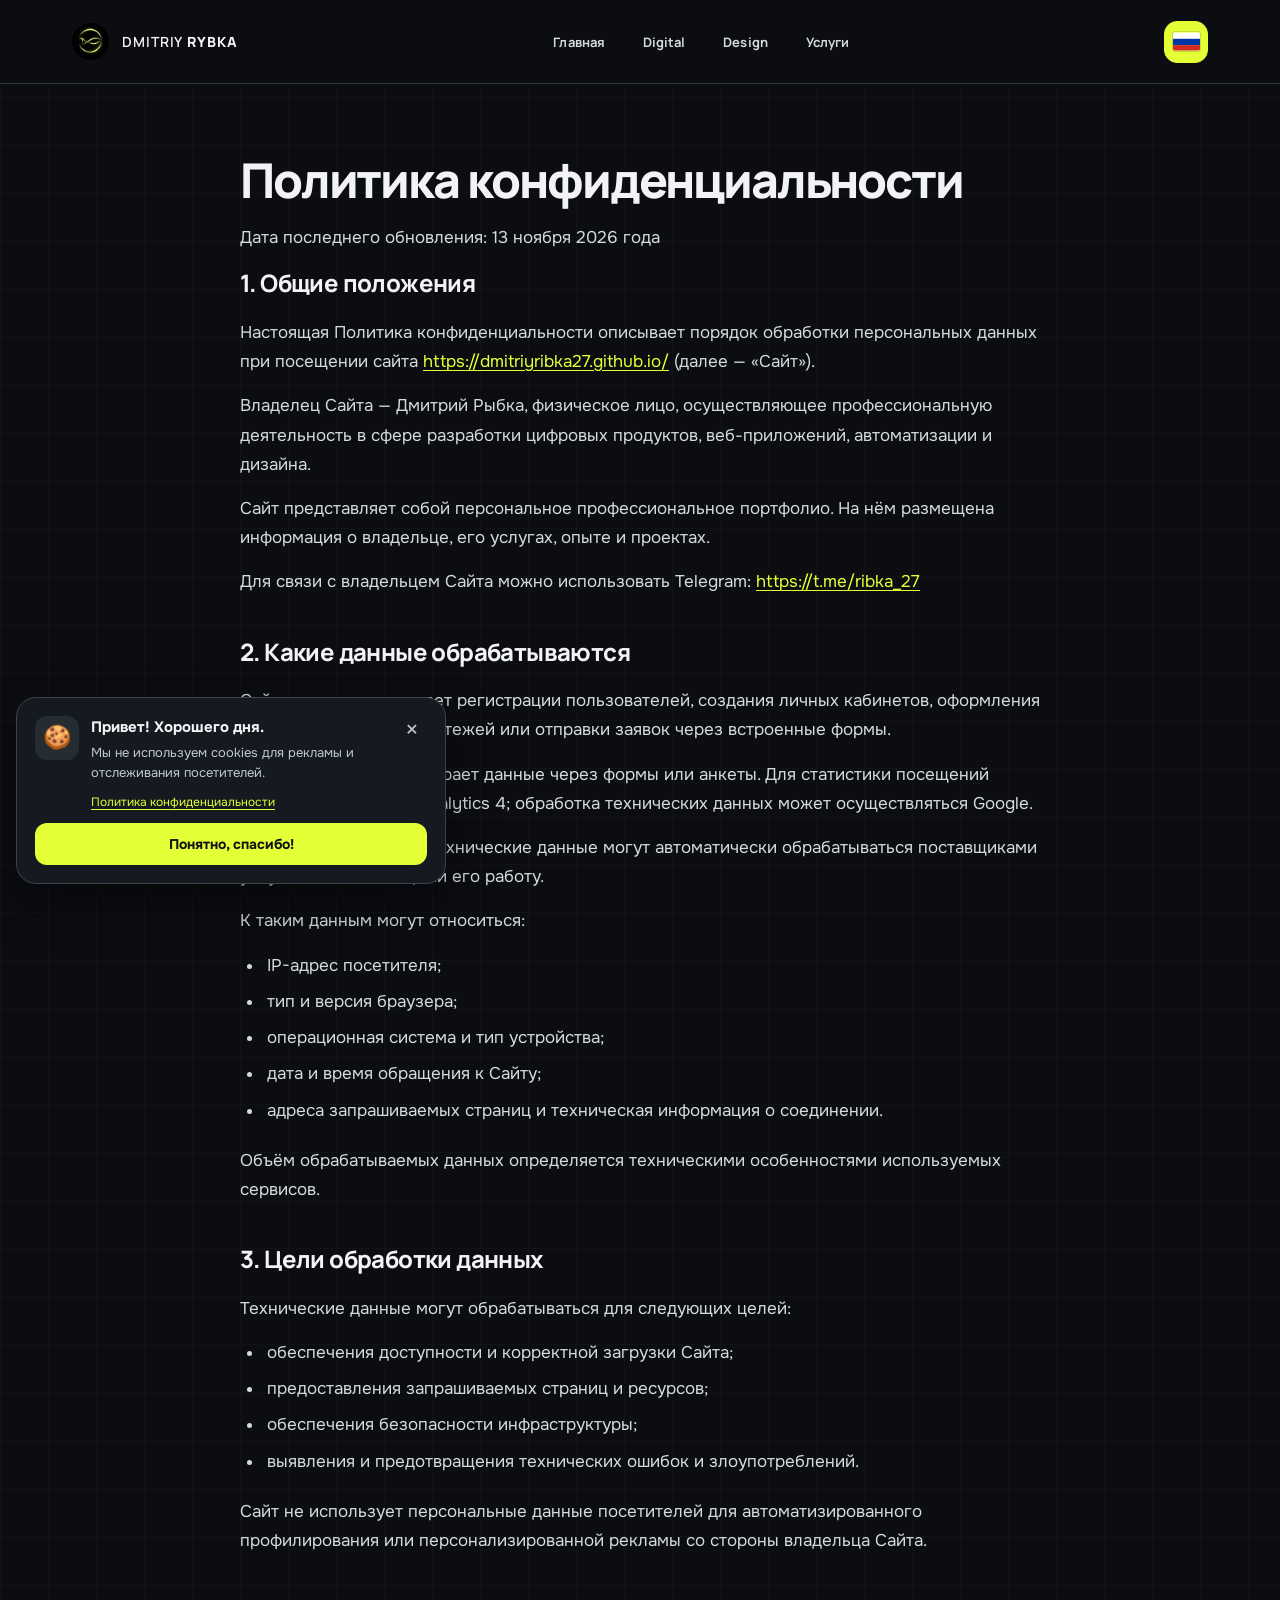
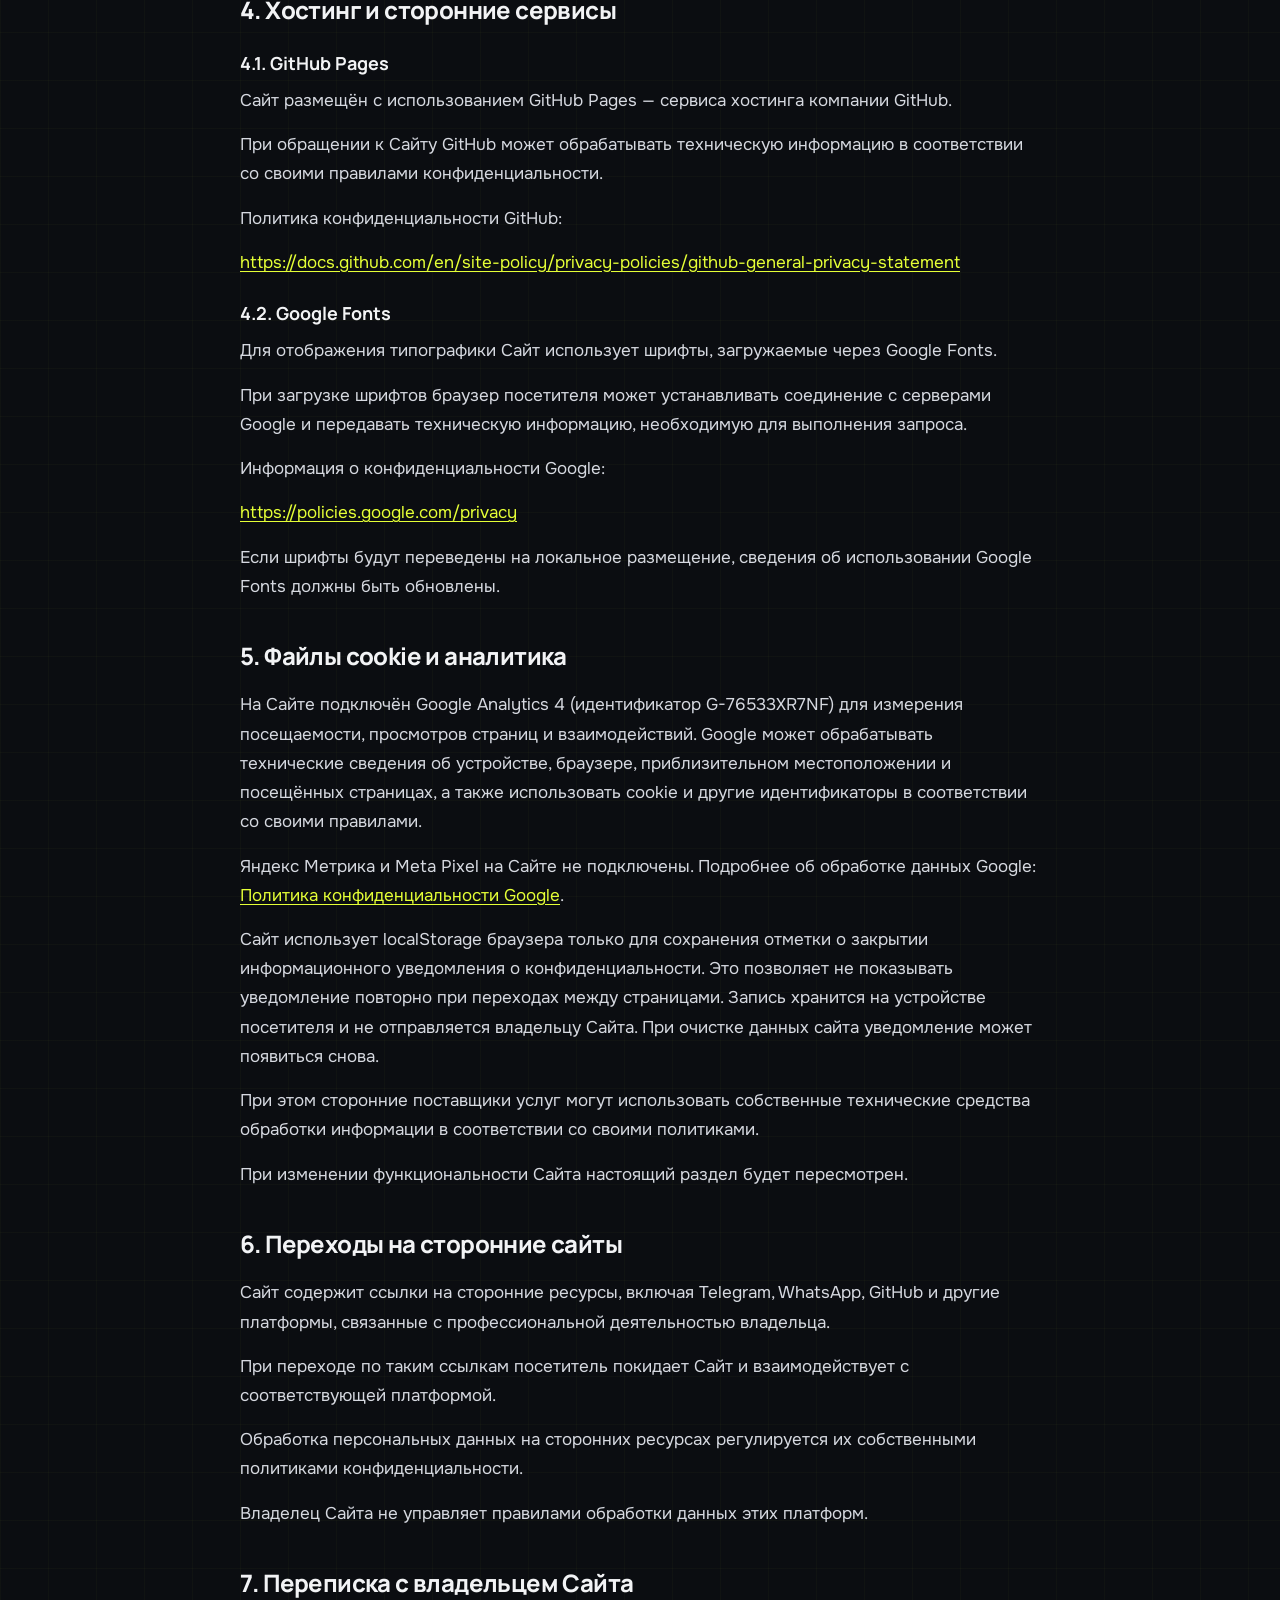
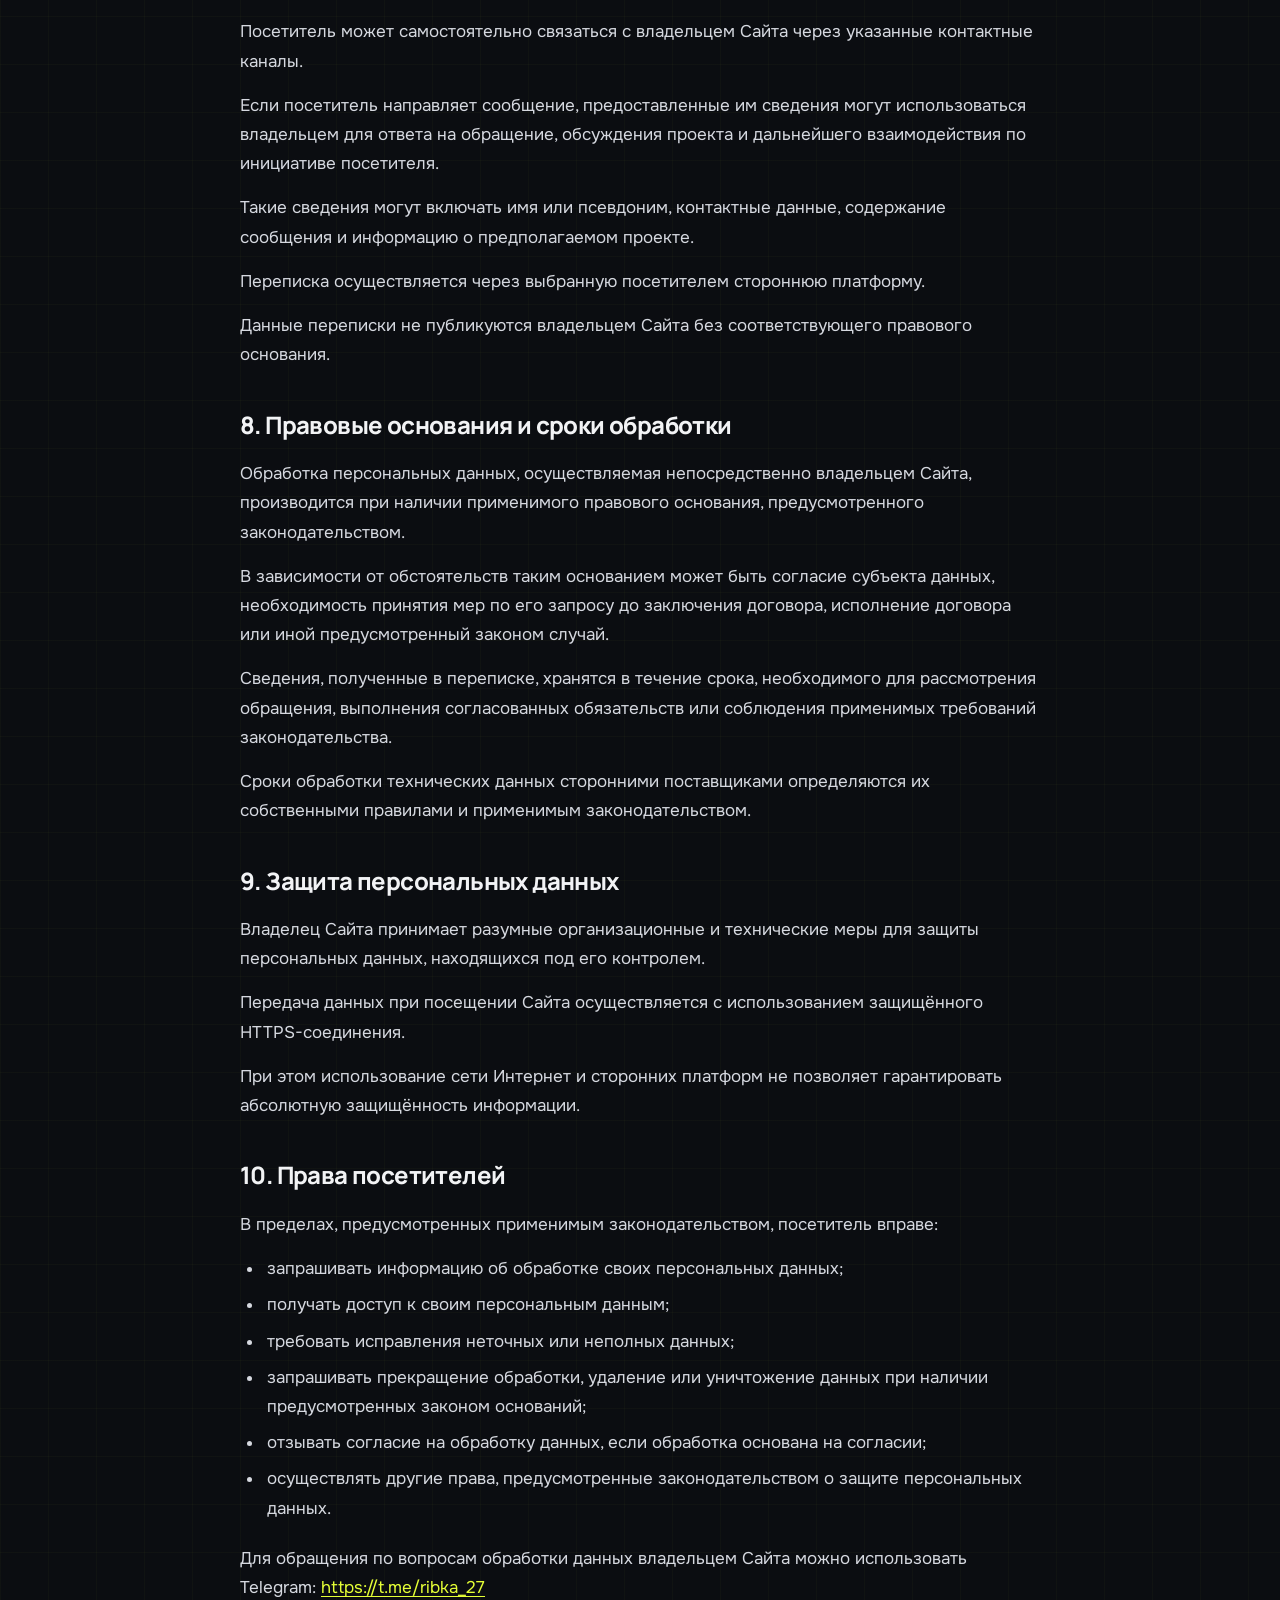
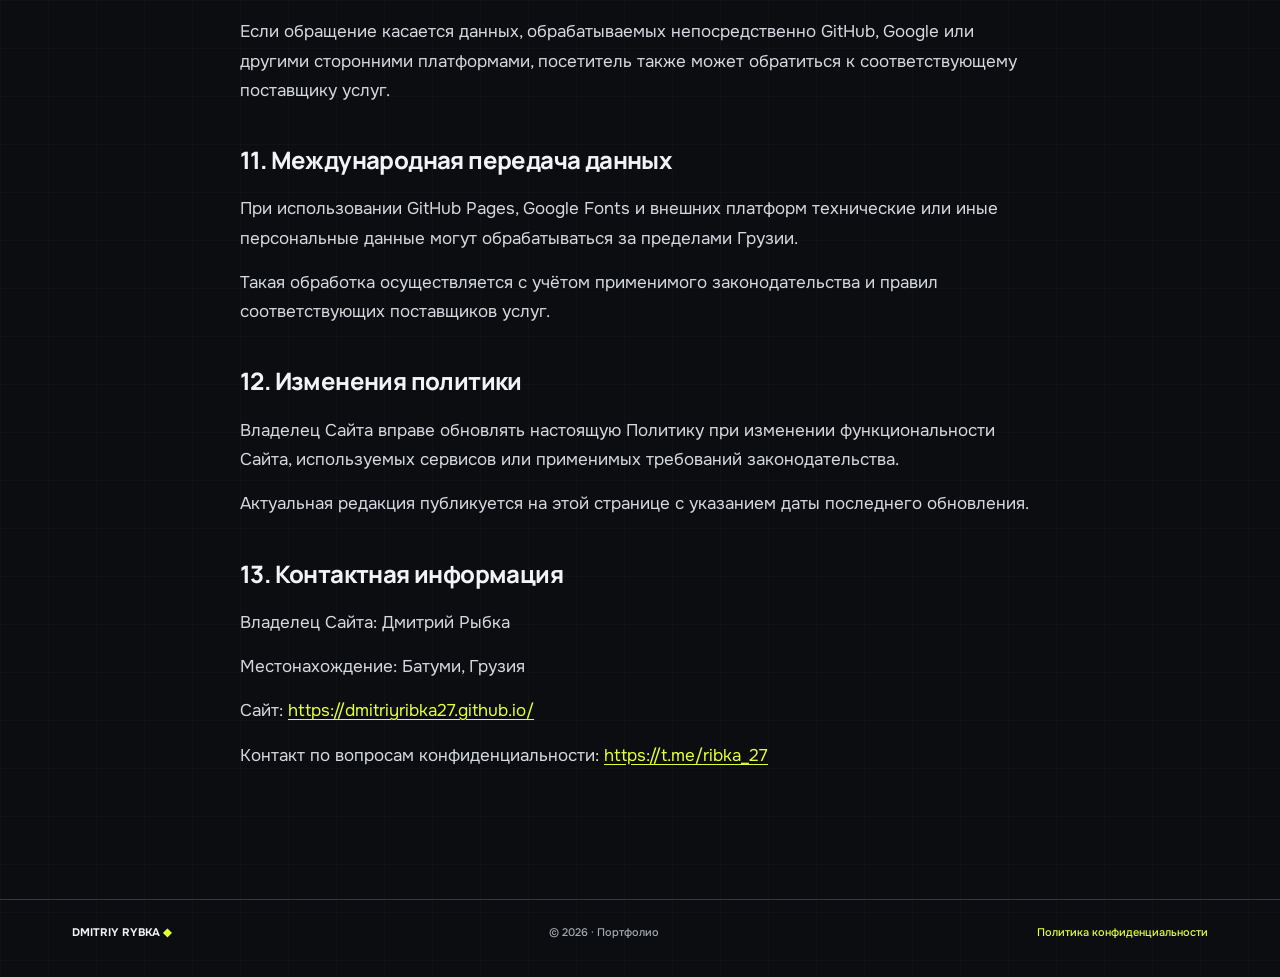
<file: privacy.html>
<!doctype html>
<html lang="ru">
<head>
<!-- Google Analytics 4 -->
<script async src="https://www.googletagmanager.com/gtag/js?id=G-76533XR7NF"></script>
<script>
  window.dataLayer = window.dataLayer || [];
  function gtag(){dataLayer.push(arguments);}
  gtag('js', new Date());
  gtag('config', 'G-76533XR7NF');
</script>

<meta charset="utf-8">
<meta name="viewport" content="width=device-width, initial-scale=1">
<meta name="theme-color" content="#0B0D11">
<title>Политика конфиденциальности | Дмитрий Рыбка</title>
<meta name="description" content="Как обрабатываются данные посетителей сайта-портфолио Дмитрия Рыбки: технические сведения, сторонние сервисы и права пользователей.">
<link rel="icon" href="brand-logo.png" type="image/png">
<link rel="preconnect" href="https://fonts.googleapis.com">
<link rel="preconnect" href="https://fonts.gstatic.com" crossorigin>
<link href="https://fonts.googleapis.com/css2?family=Manrope:wght@400;500;600;700;800&family=Onest:wght@400;500;600;700&family=IBM+Plex+Mono:wght@400;500&display=swap" rel="stylesheet">
<link rel="stylesheet" href="brand-site.css?v=7">
<link rel="stylesheet" href="privacy.css">
<script src="brand-site.js?v=6" defer></script><script src="privacy-language.js" defer></script>

<link rel="canonical" href="https://dmitriyribka27.github.io/privacy.html">
<meta name="robots" content="index, follow, max-image-preview:large">
<meta property="og:type" content="website">
<meta property="og:site_name" content="Dmitriy Rybka — Portfolio">
<meta property="og:title" content="Политика конфиденциальности | Дмитрий Рыбка">
<meta property="og:description" content="Как обрабатываются данные посетителей сайта-портфолио Дмитрия Рыбки: технические сведения, сторонние сервисы и права пользователей.">
<meta property="og:url" content="https://dmitriyribka27.github.io/privacy.html">
<meta name="twitter:card" content="summary">
<meta name="twitter:title" content="Политика конфиденциальности | Дмитрий Рыбка">
<meta name="twitter:description" content="Как обрабатываются данные посетителей сайта-портфолио Дмитрия Рыбки: технические сведения, сторонние сервисы и права пользователей.">
</head>
<body class="privacy-page">
<header class="header"><a class="wordmark" href="index.html"><img src="brand-logo.png" alt="" width="37" height="37"><span>DMITRIY <b>RYBKA</b></span></a><nav class="nav" aria-label="Основное меню"><a href="index.html">Главная</a><a href="digital.html">Digital</a><a href="design.html">Design</a><a href="services.html">Услуги</a></nav><div class="language-switcher"><button class="language-trigger" type="button" aria-label="Выбрать язык" aria-haspopup="true" aria-expanded="false" aria-controls="site-language-menu"><span class="language-trigger-flag" aria-hidden="true">🇷🇺</span></button><div class="language-menu" id="site-language-menu" hidden aria-label="Другие языки"><button class="language-option" type="button" data-lang="en" aria-label="English — скоро" title="English — скоро"><span aria-hidden="true">🇺🇸</span></button><button class="language-option" type="button" data-lang="ka" aria-label="ქართული — скоро" title="ქართული — скоро"><span aria-hidden="true">🇬🇪</span></button></div></div></header>
<main class="privacy-document">
<h1>Политика конфиденциальности</h1>
<p class="privacy-updated">Дата последнего обновления: 13 ноября 2026 года</p>
<section aria-labelledby="privacy-1">
<h2 id="privacy-1">1. Общие положения</h2>
<p>Настоящая Политика конфиденциальности описывает порядок обработки персональных данных при посещении сайта <a href="https://dmitriyribka27.github.io/" target="_blank" rel="noopener noreferrer">https://dmitriyribka27.github.io/</a> (далее — «Сайт»).</p>
<p>Владелец Сайта — Дмитрий Рыбка, физическое лицо, осуществляющее профессиональную деятельность в сфере разработки цифровых продуктов, веб-приложений, автоматизации и дизайна.</p>
<p>Сайт представляет собой персональное профессиональное портфолио. На нём размещена информация о владельце, его услугах, опыте и проектах.</p>
<p>Для связи с владельцем Сайта можно использовать Telegram: <a href="https://t.me/ribka_27" target="_blank" rel="noopener noreferrer">https://t.me/ribka_27</a></p>
</section>
<section aria-labelledby="privacy-2">
<h2 id="privacy-2">2. Какие данные обрабатываются</h2>
<p>Сайт не предусматривает регистрации пользователей, создания личных кабинетов, оформления заказов, проведения платежей или отправки заявок через встроенные формы.</p>
<p>Владелец Сайта не собирает данные через формы или анкеты. Для статистики посещений используется Google Analytics 4; обработка технических данных может осуществляться Google.</p>
<p>При посещении Сайта технические данные могут автоматически обрабатываться поставщиками услуг, обеспечивающими его работу.</p>
<p>К таким данным могут относиться:</p>
<ul>
<li>IP-адрес посетителя;</li>
<li>тип и версия браузера;</li>
<li>операционная система и тип устройства;</li>
<li>дата и время обращения к Сайту;</li>
<li>адреса запрашиваемых страниц и техническая информация о соединении.</li>
</ul>
<p>Объём обрабатываемых данных определяется техническими особенностями используемых сервисов.</p>
</section>
<section aria-labelledby="privacy-3">
<h2 id="privacy-3">3. Цели обработки данных</h2>
<p>Технические данные могут обрабатываться для следующих целей:</p>
<ul>
<li>обеспечения доступности и корректной загрузки Сайта;</li>
<li>предоставления запрашиваемых страниц и ресурсов;</li>
<li>обеспечения безопасности инфраструктуры;</li>
<li>выявления и предотвращения технических ошибок и злоупотреблений.</li>
</ul>
<p>Сайт не использует персональные данные посетителей для автоматизированного профилирования или персонализированной рекламы со стороны владельца Сайта.</p>
</section>
<section aria-labelledby="privacy-4">
<h2 id="privacy-4">4. Хостинг и сторонние сервисы</h2>
<h3>4.1. GitHub Pages</h3>
<p>Сайт размещён с использованием GitHub Pages — сервиса хостинга компании GitHub.</p>
<p>При обращении к Сайту GitHub может обрабатывать техническую информацию в соответствии со своими правилами конфиденциальности.</p>
<p>Политика конфиденциальности GitHub:</p>
<p><a href="https://docs.github.com/en/site-policy/privacy-policies/github-general-privacy-statement" target="_blank" rel="noopener noreferrer">https://docs.github.com/en/site-policy/privacy-policies/github-general-privacy-statement</a></p>
<h3>4.2. Google Fonts</h3>
<p>Для отображения типографики Сайт использует шрифты, загружаемые через Google Fonts.</p>
<p>При загрузке шрифтов браузер посетителя может устанавливать соединение с серверами Google и передавать техническую информацию, необходимую для выполнения запроса.</p>
<p>Информация о конфиденциальности Google:</p>
<p><a href="https://policies.google.com/privacy" target="_blank" rel="noopener noreferrer">https://policies.google.com/privacy</a></p>
<p>Если шрифты будут переведены на локальное размещение, сведения об использовании Google Fonts должны быть обновлены.</p>
</section>
<section aria-labelledby="privacy-5">
<h2 id="privacy-5">5. Файлы cookie и аналитика</h2>
<p>На Сайте подключён Google Analytics 4 (идентификатор G-76533XR7NF) для измерения посещаемости, просмотров страниц и взаимодействий. Google может обрабатывать технические сведения об устройстве, браузере, приблизительном местоположении и посещённых страницах, а также использовать cookie и другие идентификаторы в соответствии со своими правилами.</p>
<p>Яндекс Метрика и Meta Pixel на Сайте не подключены. Подробнее об обработке данных Google: <a href="https://policies.google.com/privacy" target="_blank" rel="noopener noreferrer">Политика конфиденциальности Google</a>.</p>
<p>Сайт использует localStorage браузера только для сохранения отметки о закрытии информационного уведомления о конфиденциальности. Это позволяет не показывать уведомление повторно при переходах между страницами. Запись хранится на устройстве посетителя и не отправляется владельцу Сайта. При очистке данных сайта уведомление может появиться снова.</p>
<p>При этом сторонние поставщики услуг могут использовать собственные технические средства обработки информации в соответствии со своими политиками.</p>
<p>При изменении функциональности Сайта настоящий раздел будет пересмотрен.</p>
</section>
<section aria-labelledby="privacy-6">
<h2 id="privacy-6">6. Переходы на сторонние сайты</h2>
<p>Сайт содержит ссылки на сторонние ресурсы, включая Telegram, WhatsApp, GitHub и другие платформы, связанные с профессиональной деятельностью владельца.</p>
<p>При переходе по таким ссылкам посетитель покидает Сайт и взаимодействует с соответствующей платформой.</p>
<p>Обработка персональных данных на сторонних ресурсах регулируется их собственными политиками конфиденциальности.</p>
<p>Владелец Сайта не управляет правилами обработки данных этих платформ.</p>
</section>
<section aria-labelledby="privacy-7">
<h2 id="privacy-7">7. Переписка с владельцем Сайта</h2>
<p>Посетитель может самостоятельно связаться с владельцем Сайта через указанные контактные каналы.</p>
<p>Если посетитель направляет сообщение, предоставленные им сведения могут использоваться владельцем для ответа на обращение, обсуждения проекта и дальнейшего взаимодействия по инициативе посетителя.</p>
<p>Такие сведения могут включать имя или псевдоним, контактные данные, содержание сообщения и информацию о предполагаемом проекте.</p>
<p>Переписка осуществляется через выбранную посетителем стороннюю платформу.</p>
<p>Данные переписки не публикуются владельцем Сайта без соответствующего правового основания.</p>
</section>
<section aria-labelledby="privacy-8">
<h2 id="privacy-8">8. Правовые основания и сроки обработки</h2>
<p>Обработка персональных данных, осуществляемая непосредственно владельцем Сайта, производится при наличии применимого правового основания, предусмотренного законодательством.</p>
<p>В зависимости от обстоятельств таким основанием может быть согласие субъекта данных, необходимость принятия мер по его запросу до заключения договора, исполнение договора или иной предусмотренный законом случай.</p>
<p>Сведения, полученные в переписке, хранятся в течение срока, необходимого для рассмотрения обращения, выполнения согласованных обязательств или соблюдения применимых требований законодательства.</p>
<p>Сроки обработки технических данных сторонними поставщиками определяются их собственными правилами и применимым законодательством.</p>
</section>
<section aria-labelledby="privacy-9">
<h2 id="privacy-9">9. Защита персональных данных</h2>
<p>Владелец Сайта принимает разумные организационные и технические меры для защиты персональных данных, находящихся под его контролем.</p>
<p>Передача данных при посещении Сайта осуществляется с использованием защищённого HTTPS-соединения.</p>
<p>При этом использование сети Интернет и сторонних платформ не позволяет гарантировать абсолютную защищённость информации.</p>
</section>
<section aria-labelledby="privacy-10">
<h2 id="privacy-10">10. Права посетителей</h2>
<p>В пределах, предусмотренных применимым законодательством, посетитель вправе:</p>
<ul>
<li>запрашивать информацию об обработке своих персональных данных;</li>
<li>получать доступ к своим персональным данным;</li>
<li>требовать исправления неточных или неполных данных;</li>
<li>запрашивать прекращение обработки, удаление или уничтожение данных при наличии предусмотренных законом оснований;</li>
<li>отзывать согласие на обработку данных, если обработка основана на согласии;</li>
<li>осуществлять другие права, предусмотренные законодательством о защите персональных данных.</li>
</ul>
<p>Для обращения по вопросам обработки данных владельцем Сайта можно использовать Telegram: <a href="https://t.me/ribka_27" target="_blank" rel="noopener noreferrer">https://t.me/ribka_27</a></p>
<p>Если обращение касается данных, обрабатываемых непосредственно GitHub, Google или другими сторонними платформами, посетитель также может обратиться к соответствующему поставщику услуг.</p>
</section>
<section aria-labelledby="privacy-11">
<h2 id="privacy-11">11. Международная передача данных</h2>
<p>При использовании GitHub Pages, Google Fonts и внешних платформ технические или иные персональные данные могут обрабатываться за пределами Грузии.</p>
<p>Такая обработка осуществляется с учётом применимого законодательства и правил соответствующих поставщиков услуг.</p>
</section>
<section aria-labelledby="privacy-12">
<h2 id="privacy-12">12. Изменения политики</h2>
<p>Владелец Сайта вправе обновлять настоящую Политику при изменении функциональности Сайта, используемых сервисов или применимых требований законодательства.</p>
<p>Актуальная редакция публикуется на этой странице с указанием даты последнего обновления.</p>
</section>
<section aria-labelledby="privacy-13">
<h2 id="privacy-13">13. Контактная информация</h2>
<p>Владелец Сайта: Дмитрий Рыбка</p>
<p>Местонахождение: Батуми, Грузия</p>
<p>Сайт: <a href="https://dmitriyribka27.github.io/" target="_blank" rel="noopener noreferrer">https://dmitriyribka27.github.io/</a></p>
<p>Контакт по вопросам конфиденциальности: <a href="https://t.me/ribka_27" target="_blank" rel="noopener noreferrer">https://t.me/ribka_27</a></p>
</section>
</main>
<footer class="footer"><a href="index.html">DMITRIY RYBKA <span class="lime">◆</span></a><span>© 2026 · Портфолио</span><a href="privacy.html" aria-current="page">Политика конфиденциальности</a></footer>
</body>
</html>
</file>
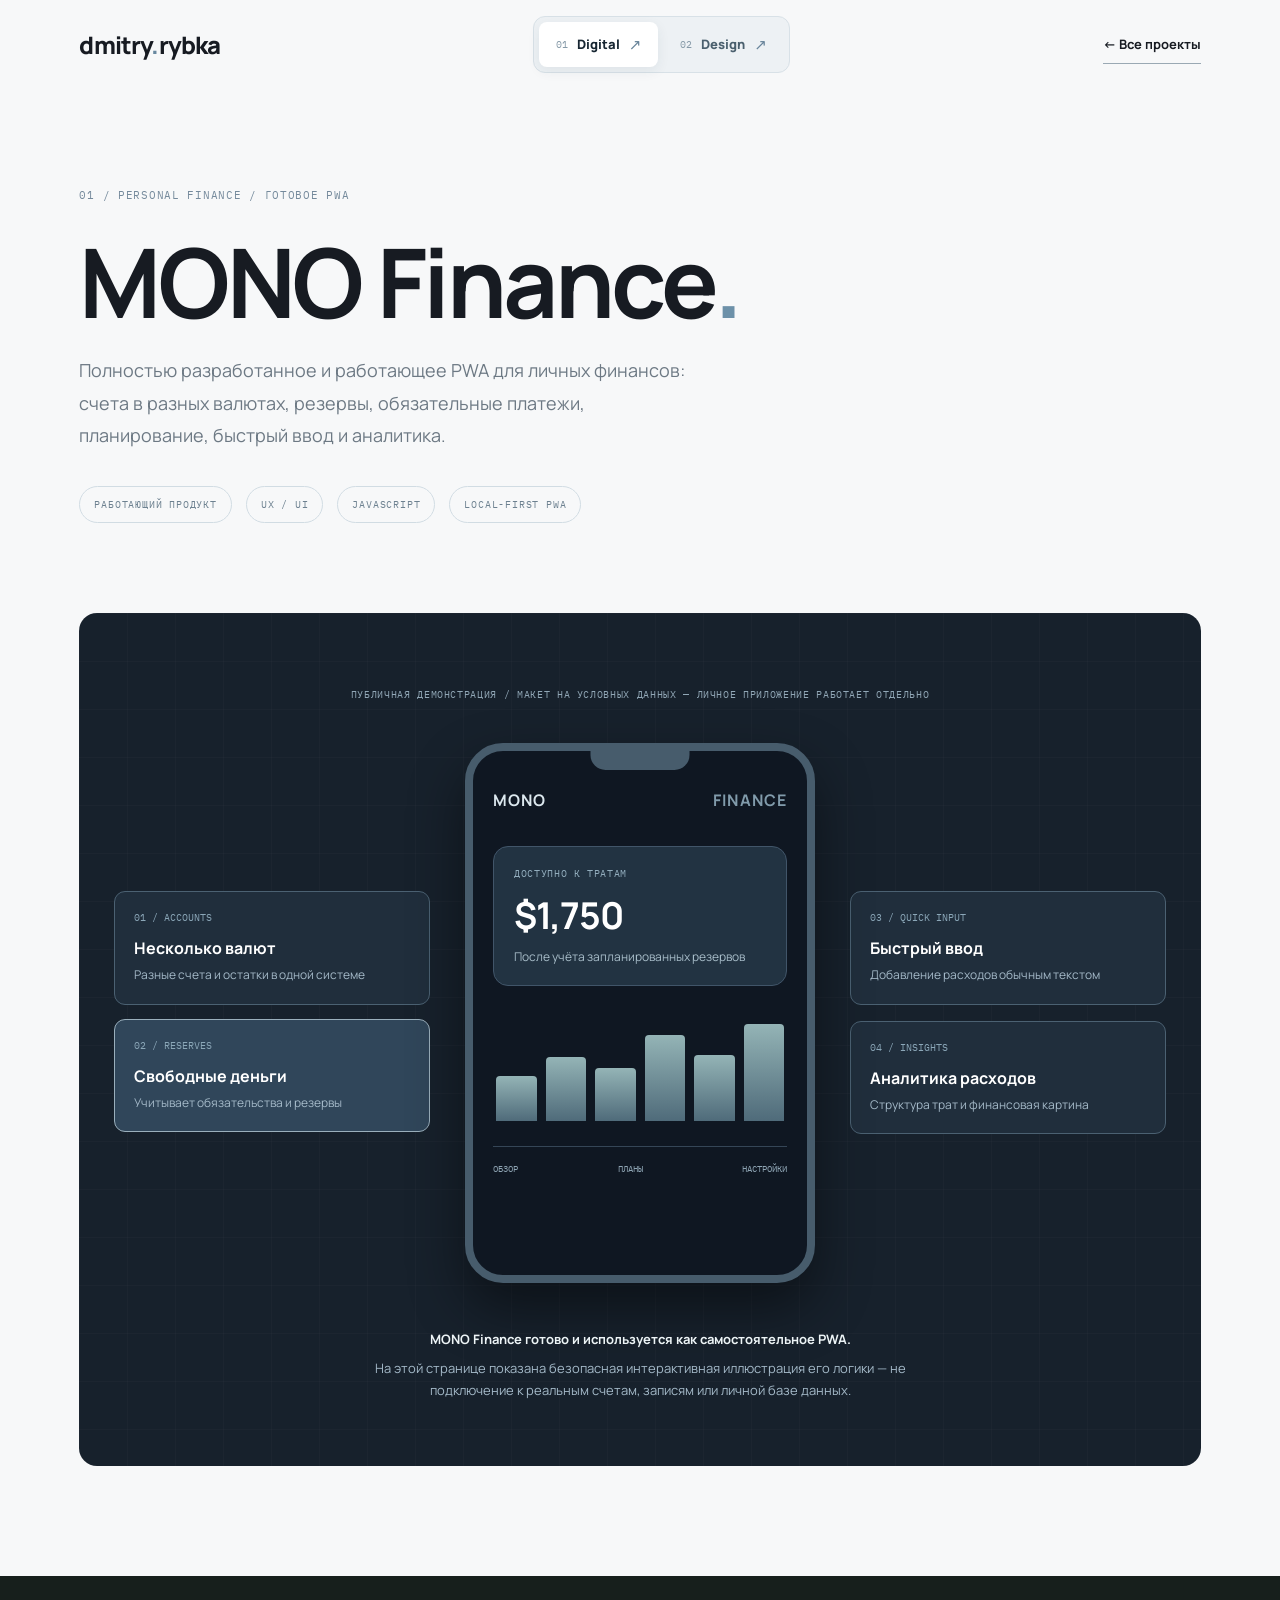
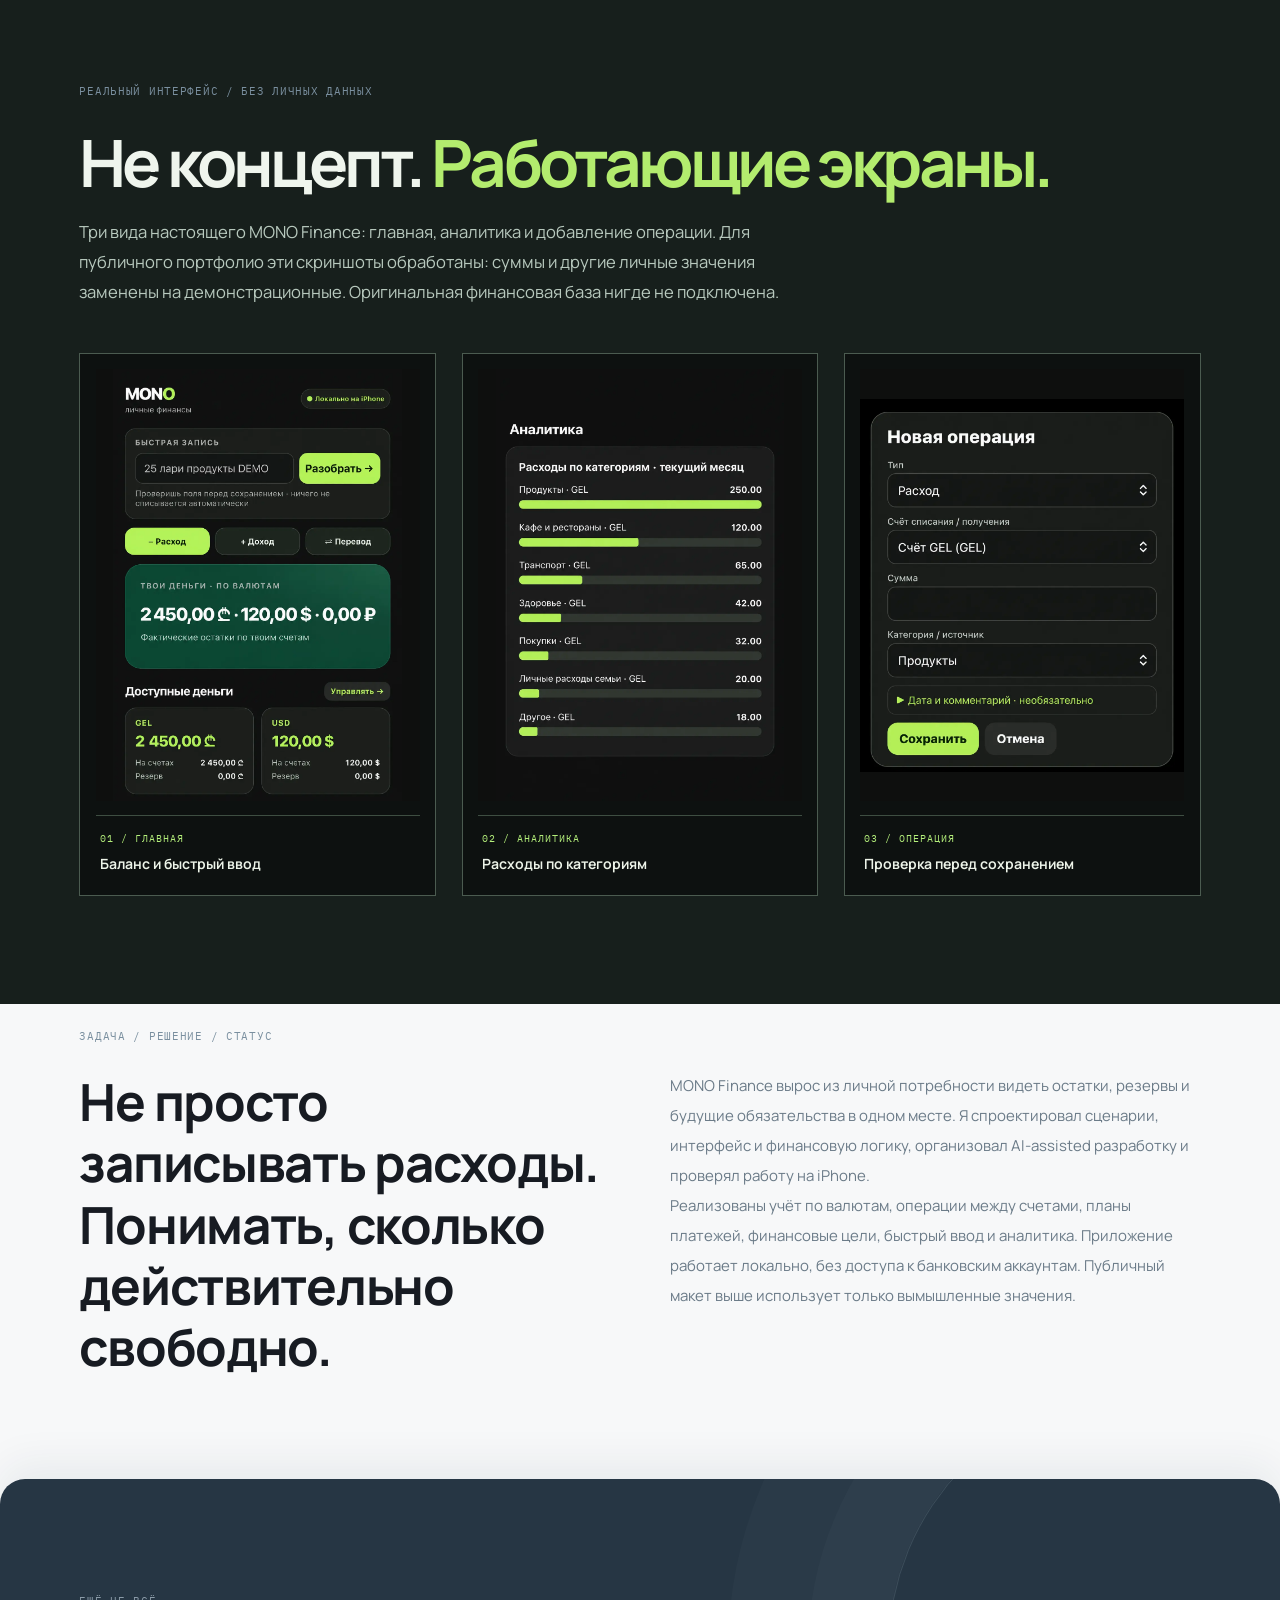
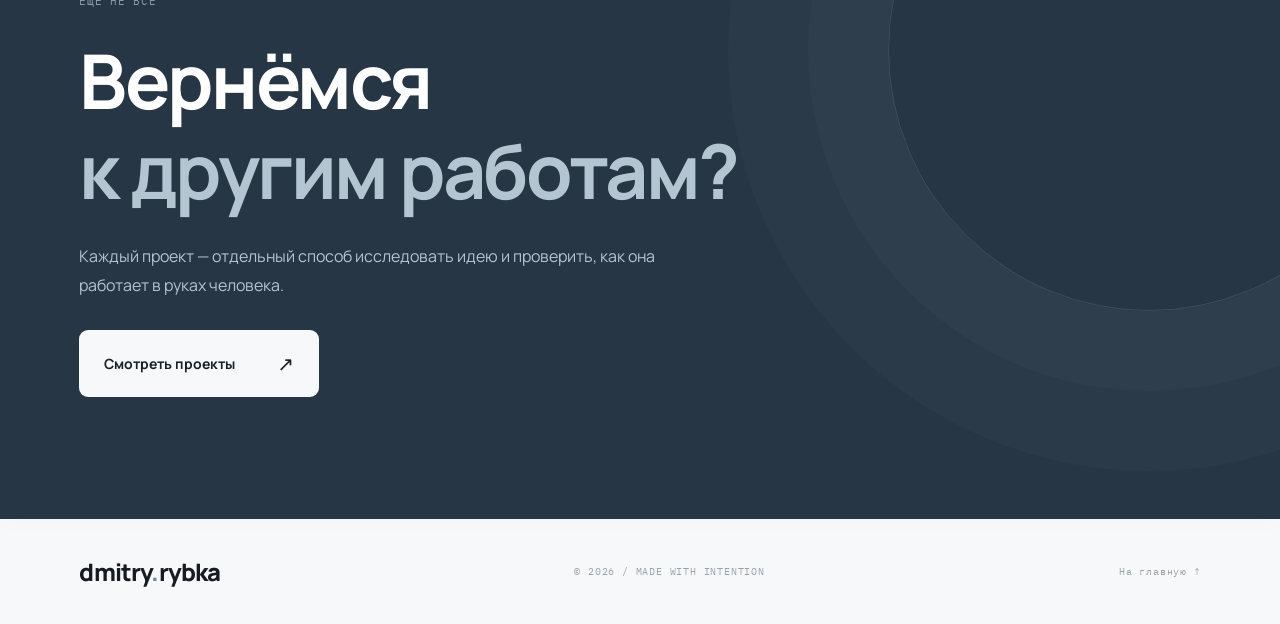
<file: project.html>
<!doctype html>
<html lang="ru">
  <head>
    <meta charset="UTF-8" />
    <meta name="viewport" content="width=device-width, initial-scale=1" />
    <meta name="theme-color" content="#f7f8f9" />
    <meta name="description" content="Кейсы Дмитрия Рыбки: работающее приложение MONO Finance и интерактивные проекты. Реализация и статус без вымышленных результатов." />
    <meta property="og:type" content="website" />
    <meta property="og:title" content="Кейсы Дмитрия Рыбки — сайты и веб-приложения" />
    <meta property="og:description" content="Как устроены цифровые проекты: задачи, решения, технологии и честный статус." />
    <meta property="og:image" content="https://dmitriyribka27.github.io/og-cover.png" />
    <title>Проект — Dmitry Rybka</title>
    <link rel="icon" type="image/svg+xml" href="favicon.svg" />
    <link rel="preconnect" href="https://fonts.googleapis.com" />
    <link rel="preconnect" href="https://fonts.gstatic.com" crossorigin />
    <link href="https://fonts.googleapis.com/css2?family=Manrope:wght@400;500;600;700;800&family=IBM+Plex+Mono:wght@400;500&display=swap" rel="stylesheet" />
    <link rel="stylesheet" href="styles.css" />
    <link rel="stylesheet" href="typography.css" />
    <link rel="stylesheet" href="motion.css" />
    <link rel="stylesheet" href="portfolio-v2.css" />
    <link rel="stylesheet" href="portfolio-revamp.css?v=20261028-four-projects" />
    <script src="app.js?v=20261028-four-projects" defer></script>
    <script src="motion.js?v=20261028-portfolio2" defer></script>
    <script src="portfolio-v2.js" defer></script>
  </head>
  <body>
    <div class="page-shell">
      <header class="site-header case-header"><a class="brand" href="index.html">dmitry<span class="brand-dot">.</span>rybka</a><nav class="discipline-tabs" aria-label="Портфолио по направлениям"><a href="digital.html" aria-current="page"><span>01</span> Digital <b>↗</b></a><a href="design.html"><span>02</span> Design <b>↗</b></a></nav><a class="case-nav-return" href="digital.html">← Все проекты</a></header>
      <div class="mobile-direction-tabs"><a class="is-current" href="digital.html">01 / DIGITAL ↗</a><a href="design.html">02 / DESIGN ↗</a></div>
      <div class="reading-progress" aria-hidden="true"><span class="reading-progress-bar"></span></div>
      <main>
        <div id="mono-case">
          <section class="case-hero section-padding"><div class="case-eyebrow">01 / PERSONAL FINANCE / ГОТОВОЕ PWA</div><h1 class="case-title">MONO Finance<span class="punctuation">.</span></h1><p class="case-lead">Полностью разработанное и работающее PWA для личных финансов: счета в разных валютах, резервы, обязательные платежи, планирование, быстрый ввод и аналитика.</p><div class="case-meta"><span>РАБОТАЮЩИЙ ПРОДУКТ</span><span>UX / UI</span><span>JAVASCRIPT</span><span>LOCAL-FIRST PWA</span></div></section>
          <section class="case-showcase" aria-label="Интерактивный обзор функций MONO Finance">
            <p class="case-instruction">ПУБЛИЧНАЯ ДЕМОНСТРАЦИЯ / МАКЕТ НА УСЛОВНЫХ ДАННЫХ — ЛИЧНОЕ ПРИЛОЖЕНИЕ РАБОТАЕТ ОТДЕЛЬНО</p>
            <div class="case-tour">
              <div class="tour-side"><button class="feature-button" type="button" data-feature="accounts" aria-pressed="false"><span class="feature-id">01 / ACCOUNTS</span><strong>Несколько валют</strong><small>Разные счета и остатки в одной системе</small></button><button class="feature-button" type="button" data-feature="reserves" aria-pressed="true"><span class="feature-id">02 / RESERVES</span><strong>Свободные деньги</strong><small>Учитывает обязательства и резервы</small></button></div>
              <div class="case-phone" aria-live="polite"><div class="case-phone-title">MONO <span>FINANCE</span></div><div class="case-screen-panel"><div class="case-screen-label" data-screen-label>ДОСТУПНО К ТРАТАМ</div><div class="case-screen-value" data-screen-value>$1,750</div><div class="case-screen-detail" data-screen-detail>После учёта запланированных резервов</div></div><div class="case-screen-bars" data-chart-bars><span style="height:41%"></span><span style="height:58%"></span><span style="height:48%"></span><span style="height:78%"></span><span style="height:60%"></span><span style="height:88%"></span></div><div class="case-screen-bottom"><span>ОБЗОР</span><span>ПЛАНЫ</span><span>НАСТРОЙКИ</span></div></div>
              <div class="tour-side"><button class="feature-button" type="button" data-feature="input" aria-pressed="false"><span class="feature-id">03 / QUICK INPUT</span><strong>Быстрый ввод</strong><small>Добавление расходов обычным текстом</small></button><button class="feature-button" type="button" data-feature="analytics" aria-pressed="false"><span class="feature-id">04 / INSIGHTS</span><strong>Аналитика расходов</strong><small>Структура трат и финансовая картина</small></button></div>
            </div>
            <div class="case-bottom-cta"><strong>MONO Finance готово и используется как самостоятельное PWA.</strong>На этой странице показана безопасная интерактивная иллюстрация его логики — не подключение к реальным счетам, записям или личной базе данных.</div>
          </section>
          <section class="case-real-screens section-padding" aria-labelledby="mono-screens-title"><div class="section-number">РЕАЛЬНЫЙ ИНТЕРФЕЙС / БЕЗ ЛИЧНЫХ ДАННЫХ</div><h2 id="mono-screens-title">Не концепт. <em>Работающие экраны.</em></h2><p class="case-real-screens-intro">Три вида настоящего MONO Finance: главная, аналитика и добавление операции. Для публичного портфолио эти скриншоты обработаны: суммы и другие личные значения заменены на демонстрационные. Оригинальная финансовая база нигде не подключена.</p><div class="mono-screen-gallery" aria-label="Обработанные скриншоты приложения"><figure><img src="assets/digital/mono-home-sanitized.webp" width="1024" height="1536" loading="lazy" decoding="async" alt="Главный экран работающего MONO Finance, личные суммы заменены демонстрационными"/><figcaption><span>01 / ГЛАВНАЯ</span><strong>Баланс и быстрый ввод</strong></figcaption></figure><figure><img src="assets/digital/mono-analytics-sanitized.webp" width="1024" height="1536" loading="lazy" decoding="async" alt="Экран аналитики MONO Finance с вымышленными категориями и суммами"/><figcaption><span>02 / АНАЛИТИКА</span><strong>Расходы по категориям</strong></figcaption></figure><figure><img src="assets/digital/mono-operation-sanitized.webp" width="1190" height="1392" loading="lazy" decoding="async" alt="Реальная форма ввода операции MONO Finance с обезличенным названием счета"/><figcaption><span>03 / ОПЕРАЦИЯ</span><strong>Проверка перед сохранением</strong></figcaption></figure></div></section>
          <section class="case-explainer section-padding"><div class="section-number">ЗАДАЧА / РЕШЕНИЕ / СТАТУС</div><div class="case-explainer-grid"><h2>Не просто записывать расходы. Понимать, сколько действительно свободно.</h2><div><p>MONO Finance вырос из личной потребности видеть остатки, резервы и будущие обязательства в одном месте. Я спроектировал сценарии, интерфейс и финансовую логику, организовал AI-assisted разработку и проверял работу на iPhone.</p><p>Реализованы учёт по валютам, операции между счетами, планы платежей, финансовые цели, быстрый ввод и аналитика. Приложение работает локально, без доступа к банковским аккаунтам. Публичный макет выше использует только вымышленные значения.</p></div></div></section>
        </div>
        <div id="bay-case" hidden>
          <section class="case-hero section-padding"><div class="case-eyebrow">02 / INTERACTIVE EXPERIENCE / PERSONAL PROJECT</div><h1 class="case-title">Тихая бухта<span class="punctuation">.</span></h1><p class="case-lead">Небольшой интерактивный мир, в котором исследование, персонажи и детали превращают личную историю в игру.</p><div class="case-meta"><span>INTERACTIVE WORLD</span><span>VISUAL DESIGN</span><span>GAME LOGIC</span><span>MOBILE WEB</span></div></section>
          <section class="case-showcase bay-showcase" aria-label="Иллюстративный обзор Тихой бухты"><p class="case-instruction">ВИЗУАЛЬНАЯ КОНЦЕПЦИЯ / РЕАЛЬНЫЕ ФРАГМЕНТЫ ДОБАВИМ ПОЗЖЕ</p><div class="bay-interactive-stage"><div class="bay-floating-feature">01 / Пространство для исследования</div><div class="bay-floating-feature">02 / Персонажи и события</div><div class="bay-floating-feature">03 / Атмосфера и детали</div><div class="bay-island"><div class="bay-beach"></div><div class="bay-green"></div><div class="bay-path"></div><div class="bay-cabin">⌂</div><div class="bay-trees">✳ <span>✳</span></div><div class="bay-pet">●<i></i></div></div></div><div class="case-label-watermark">ILLUSTRATIVE / CONCEPT</div></section>
          <section class="case-explainer section-padding"><div class="section-number">О ПРОЕКТЕ</div><div class="case-explainer-grid"><h2>Когда интерфейс становится маленьким миром.</h2><p>Этот проект показывает другую сторону моей работы — интерактивность, композицию, поведение персонажей и создание настроения. Пока страница содержит условную иллюстрацию без личных деталей и спойлеров. Позже заменим её разрешёнными материалами из игры.</p></div></section>
        </div>
        <section class="contact section-padding"><div class="section-number light-index">ЕЩЁ НЕ ВСЁ</div><h2>Вернёмся<br /><em>к другим работам?</em></h2><p>Каждый проект — отдельный способ исследовать идею и проверить, как она работает в руках человека.</p><a href="digital.html" class="button button-light">Смотреть проекты <span>↗</span></a></section>
      </main>
      <footer class="footer"><a class="brand" href="index.html">dmitry<span class="brand-dot">.</span>rybka</a><span>© 2026 / MADE WITH INTENTION</span><a href="index.html">На главную ↑</a></footer>
    </div>
  </body>
</html>
</file>
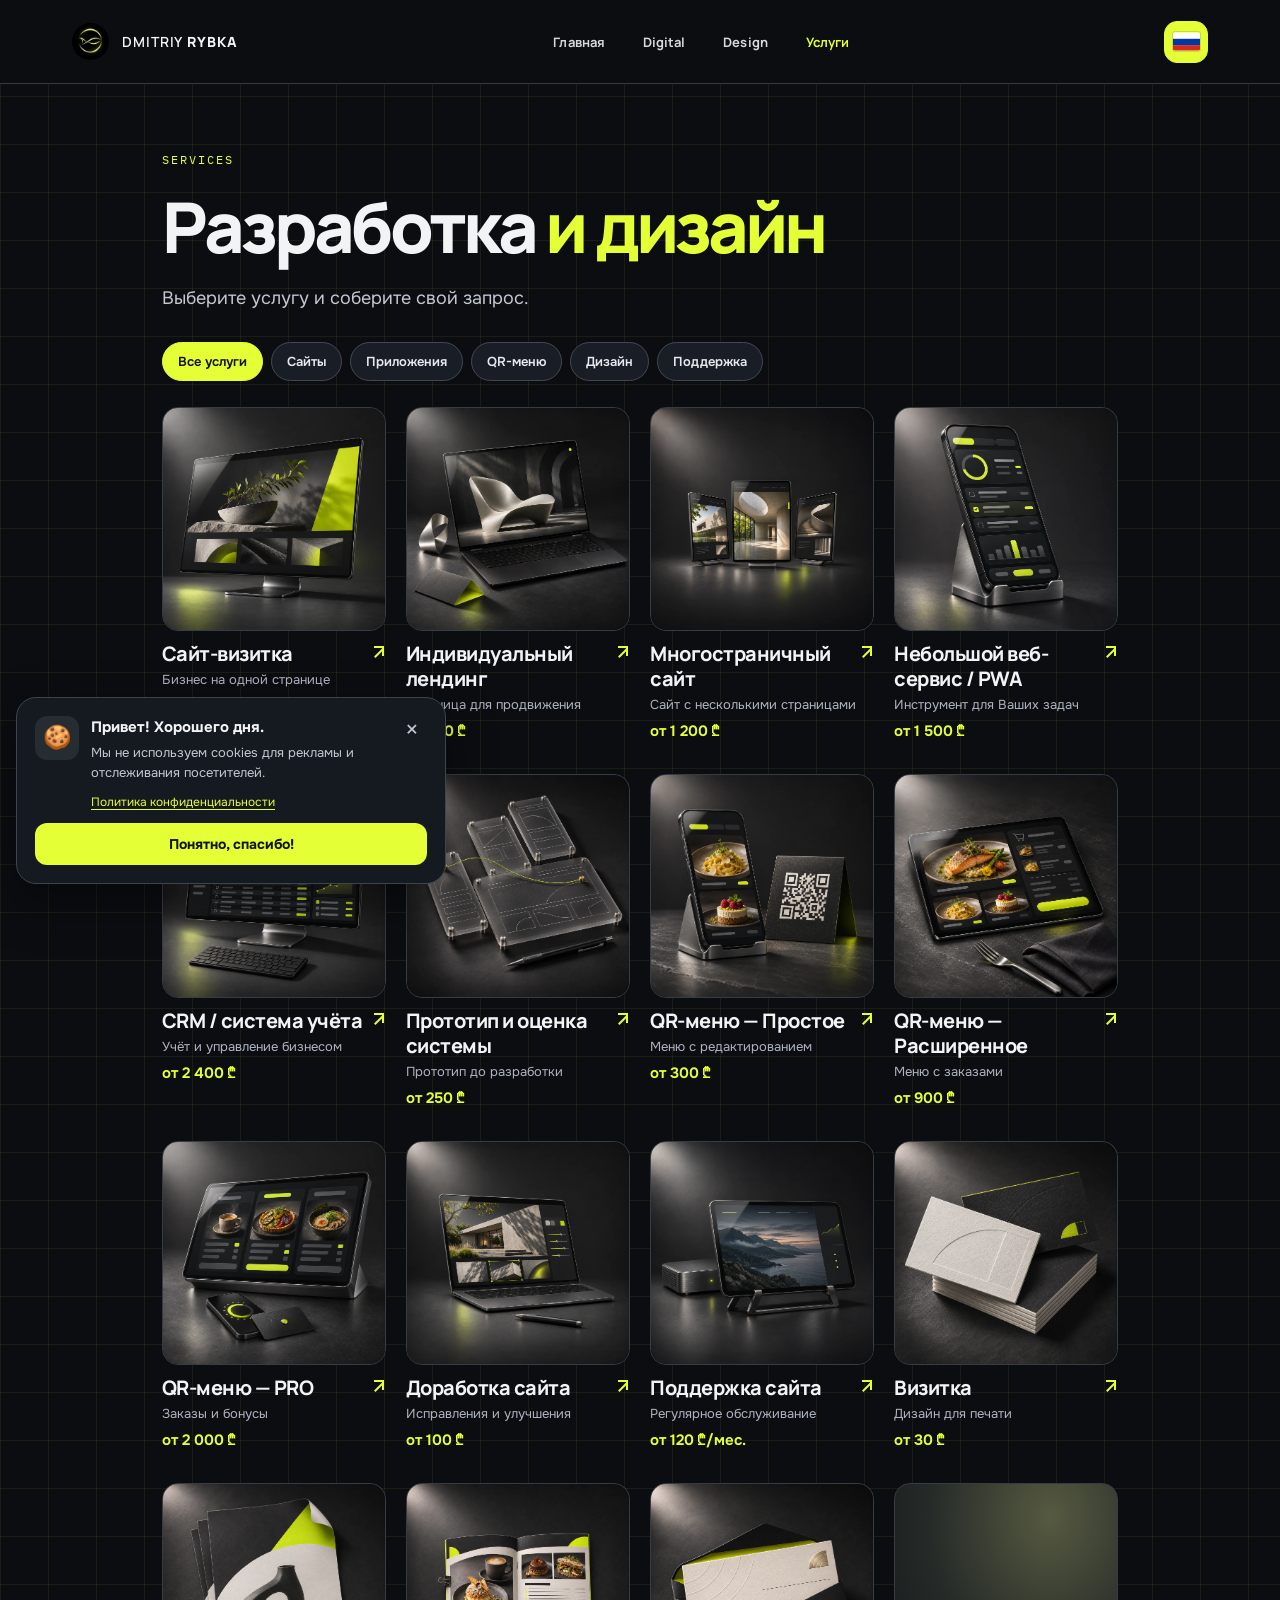
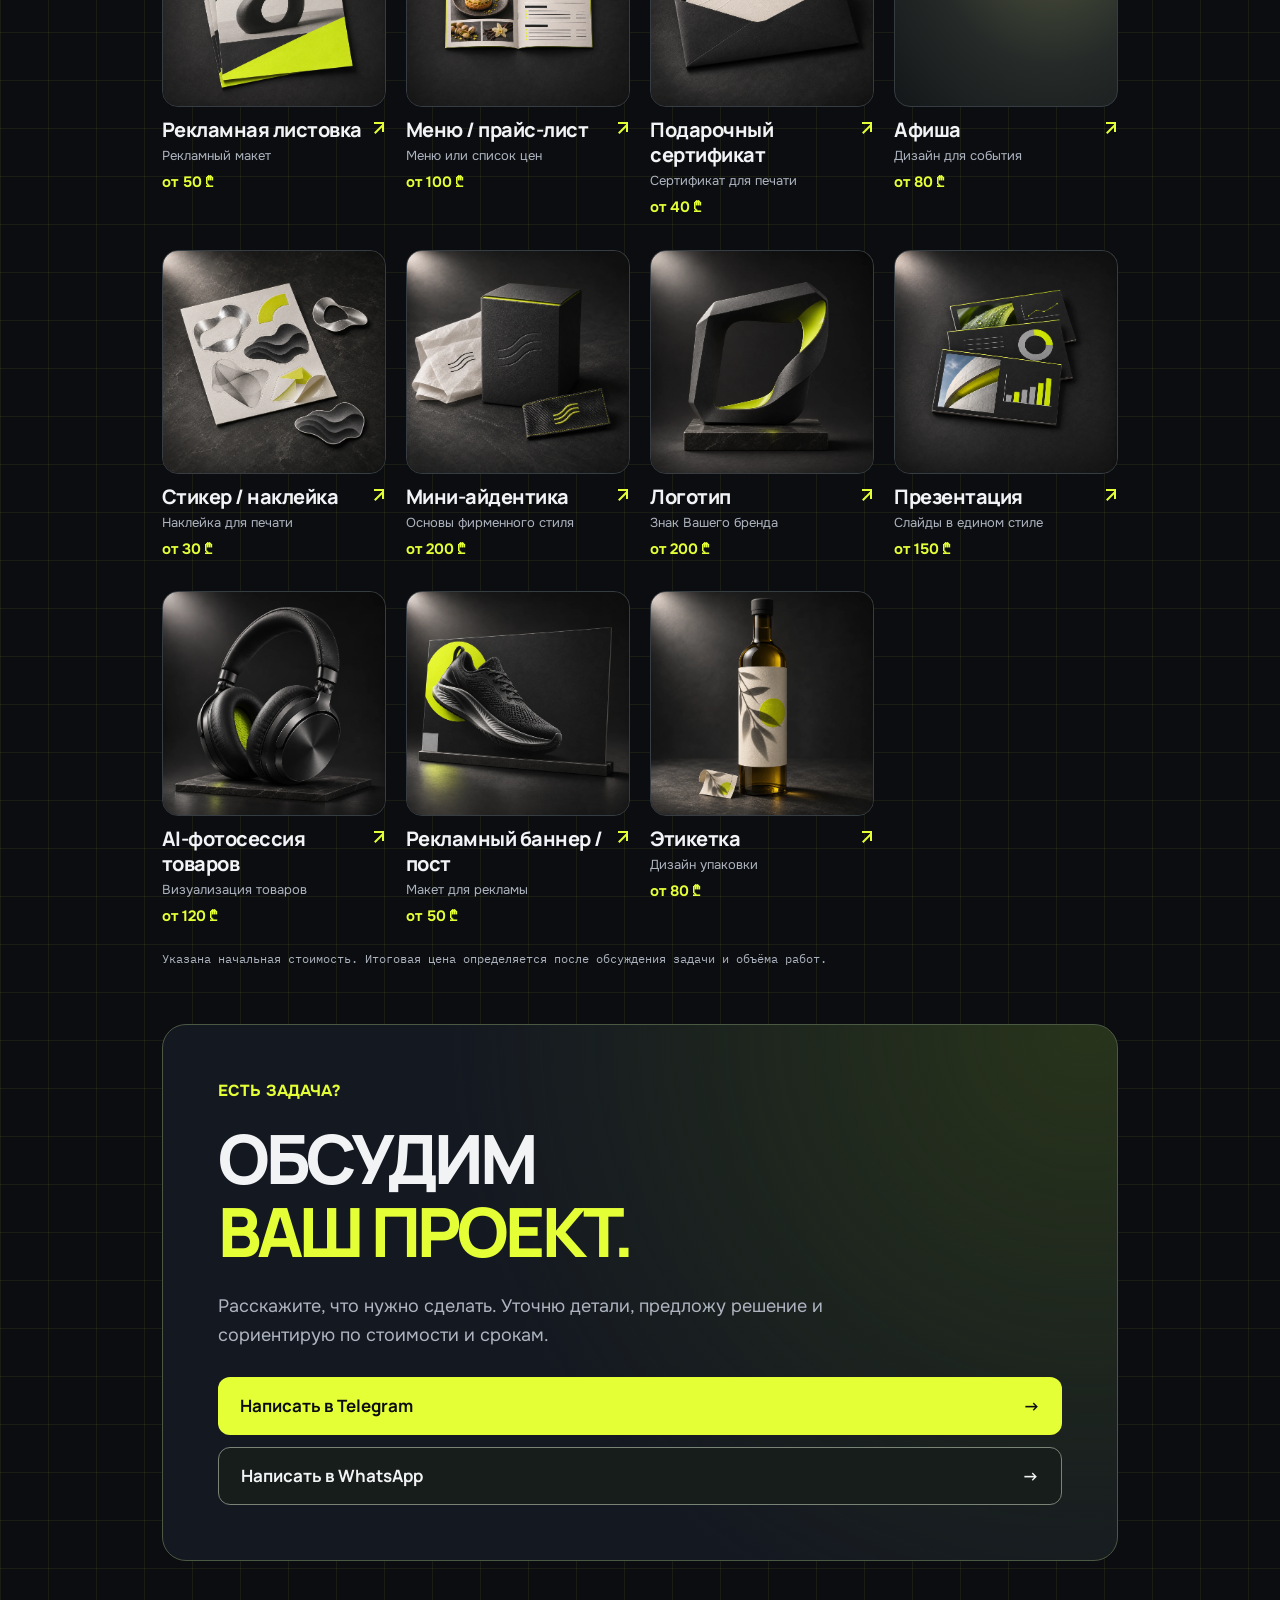
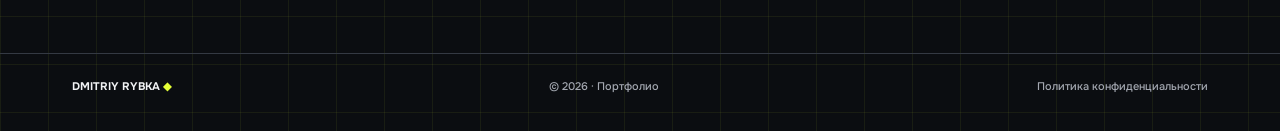
<file: services.html>
<!doctype html>
<html lang="ru">
<head>
<script async src="https://www.googletagmanager.com/gtag/js?id=G-76533XR7NF"></script><script>window.dataLayer=window.dataLayer||[];function gtag(){dataLayer.push(arguments)}gtag('js',new Date());gtag('config','G-76533XR7NF');</script>
<meta charset="utf-8"><meta name="viewport" content="width=device-width,initial-scale=1"><meta name="theme-color" content="#0B0D11">
<title>Услуги и цены — разработка сайтов, PWA и CRM | Дмитрий Рыбка</title>
<meta name="description" content="Разработка сайтов от 250 ₾, лендингов от 650 ₾, веб-приложений и CRM, поддержка и графический дизайн. Индивидуальная оценка проекта.">
<link rel="canonical" href="https://dmitriyribka27.github.io/services.html">
<meta name="robots" content="index, follow, max-image-preview:large">
<meta property="og:type" content="website"><meta property="og:site_name" content="Dmitriy Rybka — Portfolio"><meta property="og:title" content="Услуги и цены | Дмитрий Рыбка"><meta property="og:description" content="Сайты, веб-приложения, CRM, поддержка и графический дизайн. Стартовые цены в лари."><meta property="og:url" content="https://dmitriyribka27.github.io/services.html">
<link rel="icon" href="brand-logo.png" type="image/png">
<link rel="preconnect" href="https://fonts.googleapis.com"><link rel="preconnect" href="https://fonts.gstatic.com" crossorigin>
<link href="https://fonts.googleapis.com/css2?family=Manrope:wght@400;500;600;700;800&family=Onest:wght@400;500;600;700&family=IBM+Plex+Mono:wght@400;500&display=swap" rel="stylesheet">
<link rel="stylesheet" href="brand-site.css?v=7"><link rel="stylesheet" href="services.css?v=11">
<link rel="stylesheet" href="services-configurator.css?v=7"><link rel="stylesheet" href="services-catalog.css?v=4"><script src="services-i18n.js?v=3" defer></script><script src="brand-site.js?v=6" defer></script><script src="services-rules.js?v=1" defer></script><script src="services-translations.js?v=1" defer></script><script src="services-configurator.js?v=14" defer></script>
</head>
<body class="services-page">
<header class="header"><a class="wordmark" href="index.html"><img src="brand-logo.png" alt="" width="37" height="37"><span>DMITRIY <b>RYBKA</b></span></a><nav class="nav" aria-label="Основное меню"><a href="index.html">Главная</a><a href="digital.html">Digital</a><a href="design.html">Design</a><a class="active" href="services.html" aria-current="page">Услуги</a></nav><div class="language-switcher"><button class="language-trigger" type="button" aria-label="Выбрать язык" aria-haspopup="true" aria-expanded="false" aria-controls="site-language-menu"><span class="language-trigger-flag" aria-hidden="true">🇷🇺</span></button><div class="language-menu" id="site-language-menu" hidden aria-label="Другие языки"><button class="language-option" type="button" data-lang="ru" aria-label="Русский"><span aria-hidden="true">🇷🇺</span></button><button class="language-option" type="button" data-lang="en" aria-label="English" title="English"><span aria-hidden="true">🇺🇸</span></button><button class="language-option" type="button" data-lang="ka" aria-label="ქართული" title="ქართული"><span aria-hidden="true">🇬🇪</span></button></div></div></header>
<main class="services-main" id="top">
<div class="services-intro"><p class="services-kicker">SERVICES</p><h1>Разработка <span class="lime">и дизайн</span></h1><p class="services-lead">Выберите услугу и соберите свой запрос.</p></div>
<section class="svc-catalog" aria-label="Каталог услуг"><div class="svc-fallback"><p>Сайт-визитка<strong>от 250 ₾</strong></p><p>Индивидуальный лендинг<strong>от 650 ₾</strong></p><p>Многостраничный сайт<strong>от 1200 ₾</strong></p><p>Небольшой веб-сервис / PWA<strong>от 1500 ₾</strong></p><p>CRM / система учёта<strong>от 2400 ₾</strong></p><p>Прототип и оценка системы<strong>от 250 ₾</strong></p><p>QR-меню — Простое<strong>от 300 ₾</strong></p><p>QR-меню — Расширенное<strong>от 900 ₾</strong></p><p>QR-меню — PRO<strong>от 2000 ₾</strong></p><p>Доработка сайта<strong>от 100 ₾</strong></p><p>Поддержка сайта<strong>от 120 ₾/мес.</strong></p><p>Визитка<strong>от 30 ₾</strong></p><p>Рекламная листовка<strong>от 50 ₾</strong></p><p>Меню / прайс-лист<strong>от 100 ₾</strong></p><p>Подарочный сертификат<strong>от 40 ₾</strong></p><p>Афиша<strong>от 80 ₾</strong></p><p>Стикер / наклейка<strong>от 30 ₾</strong></p><p>Мини-айдентика<strong>от 200 ₾</strong></p><p>Логотип<strong>от 200 ₾</strong></p><p>Презентация<strong>от 150 ₾</strong></p><p>AI-фотосессия товаров<strong>от 120 ₾</strong></p><p>Рекламный баннер / пост<strong>от 50 ₾</strong></p><p>Этикетка<strong>от 80 ₾</strong></p></div></section>
<p class="services-disclaimer">Указана начальная стоимость. Итоговая цена определяется после обсуждения задачи и объёма работ.</p>
<section class="services-contact" aria-labelledby="services-contact-heading"><div class="contact-panel"><div class="services-contact-copy"><p class="eyebrow">ЕСТЬ ЗАДАЧА?</p><h2 id="services-contact-heading">ОБСУДИМ<br><span class="lime">ВАШ ПРОЕКТ.</span></h2><p>Расскажите, что нужно сделать. Уточню детали, предложу решение и сориентирую по стоимости и срокам.</p></div><div class="contact-actions"><a class="btn btn-lime" href="https://t.me/ribka_27" target="_blank" rel="noopener noreferrer">Написать в Telegram <span aria-hidden="true">→</span></a><a class="btn btn-whatsapp" href="https://wa.me/995568997063" target="_blank" rel="noopener noreferrer">Написать в WhatsApp <span aria-hidden="true">→</span></a></div></div></section>
</main>
<footer class="footer"><a href="#top">DMITRIY RYBKA <span class="lime">◆</span></a><span>© 2026 · Портфолио</span><a href="privacy.html">Политика конфиденциальности</a></footer>
</body></html>
</file>
<file: brand-site.css>
:root{--bg:#0b0d11;--lime:#e5ff36;--text:#f2f3f5;--steel:#a4a8b1;--surface:#141821;--line:#343943}*{box-sizing:border-box}html{scroll-behavior:smooth}body{margin:0;background:var(--bg);color:var(--text);font-family:Onest,Manrope,Arial,sans-serif;-webkit-font-smoothing:antialiased}a{color:inherit;text-decoration:none}button{font:inherit}img{max-width:100%}::selection{background:var(--lime);color:var(--bg)}.lime{color:var(--lime)}.header{height:84px;max-width:1440px;margin:auto;padding:0 5.6%;display:flex;align-items:center;justify-content:space-between;border-bottom:1px solid var(--line);gap:24px}.wordmark{display:flex;align-items:center;gap:13px;font:600 14px Manrope,sans-serif;letter-spacing:.08em;white-space:nowrap}.wordmark img{object-fit:contain}.wordmark b{font-weight:800}.nav{display:flex;gap:38px;align-items:center}.nav a,.header-contact{font:500 13px Manrope,sans-serif;color:var(--steel);transition:color .2s}.nav a:hover,.nav .active,.header-contact:hover{color:var(--lime)}.header-contact{color:var(--text);white-space:nowrap}.header-contact span{color:var(--lime);padding-left:12px}.section{max-width:1440px;margin:auto;padding:105px 5.6%}.hero{min-height:750px;position:relative;overflow:hidden;display:flex;align-items:center;padding-top:90px;padding-bottom:35px;border-bottom:1px solid var(--line)}.hero-content{position:relative;z-index:2;width:100%}.eyebrow,.section-top,.hero-foot,.work-label,.work-card small,.about-facts,.picture-caption,.footer,.project-tags,.case-meta,.project-status,.mini-label{font:500 11px 'IBM Plex Mono',monospace;letter-spacing:.12em}.eyebrow{color:var(--steel);display:flex;align-items:center;gap:13px}.signal{height:8px;width:8px;border-radius:100%;background:var(--lime);box-shadow:0 0 18px var(--lime)}.eyebrow-end{margin-left:auto}.hero h1,h2{font-family:Manrope,sans-serif;letter-spacing:-.055em;font-weight:800}.hero h1{font-size:clamp(53px,7.25vw,108px);line-height:1.11;margin:48px 0 30px;max-width:1200px}.hero-desc{font-size:clamp(16px,1.7vw,21px);line-height:1.65;color:#cbd0d6;max-width:670px}.actions{display:flex;gap:14px;flex-wrap:wrap;margin-top:35px}.btn{display:inline-flex;min-height:55px;align-items:center;justify-content:space-between;gap:40px;padding:15px 23px;border-radius:10px;font:700 14px Manrope,sans-serif;transition:transform .2s,background .2s,border-color .2s}.btn:hover{transform:translateY(-3px)}.btn-lime{background:var(--lime);color:var(--bg)}.btn-lime:hover{background:#f0ff88}.btn-ghost{border:1px solid #666d76;color:var(--text)}.btn-ghost:hover{border-color:var(--lime)}.hero-foot{display:flex;justify-content:space-between;color:var(--steel);margin-top:95px}.mesh{pointer-events:none;position:absolute;right:-11%;top:-30%;width:70%;height:100%;opacity:.6;background:repeating-radial-gradient(ellipse at 80% 25%,transparent 0 32px,rgba(229,255,54,.23) 33px,transparent 34px);transform:rotate(-25deg);mask-image:linear-gradient(to left,#000,transparent 85%)}.mesh:after{content:'';position:absolute;width:70%;height:20%;right:10%;top:62%;border-top:2px solid var(--lime);border-radius:50%;filter:drop-shadow(0 0 13px var(--lime));transform:rotate(-14deg)}.section-top{display:flex;align-items:center;justify-content:space-between;color:var(--steel);padding-bottom:22px;border-bottom:1px solid var(--line)}.section-top span:first-child{color:var(--lime)}.section-head{display:flex;align-items:end;justify-content:space-between;gap:50px;margin:55px 0 47px}.section-head h2,.about-copy h2,.contact-panel h2,.page-hero h1{font-size:clamp(41px,5.1vw,74px);line-height:1.11;margin:0}.section-head p{font-size:16px;line-height:1.75;color:var(--steel);max-width:430px;margin:0 0 6px}.service-list{border-top:1px solid var(--line)}.service{border-bottom:1px solid var(--line);padding:29px 4px;display:grid;grid-template-columns:80px 1fr 60px;align-items:center;gap:16px}.service-no{color:var(--lime);font:12px 'IBM Plex Mono',monospace}.service h3{font:700 clamp(22px,2.2vw,31px) Manrope,sans-serif;letter-spacing:-.03em;margin:0 0 9px}.service p{margin:0;color:var(--steel);line-height:1.65;max-width:830px;font-size:15px}.service-symbol{font-size:32px;color:var(--lime);text-align:right}.work-links{padding-top:70px}.work-grid{display:grid;grid-template-columns:1fr 1fr;gap:20px}.work-card{min-height:395px;overflow:hidden;position:relative;border:1px solid #353a42;background:linear-gradient(140deg,#171b24,#0d1015);border-radius:20px;padding:30px;display:flex;flex-direction:column;transition:border-color .2s,transform .2s}.work-card:hover{border-color:var(--lime);transform:translateY(-4px)}.card-graphic{height:215px;position:relative;display:grid;place-items:center;overflow:hidden}.card-graphic:before{content:'';position:absolute;inset:-60%;background:repeating-radial-gradient(circle at center,transparent 0 27px,rgba(229,255,54,.12) 28px,transparent 29px);transform:rotate(-18deg)}.abstract-window{display:block;width:170px;height:121px;border:1px solid #818890;border-radius:12px;transform:rotate(-9deg);background:#171b22;box-shadow:18px 20px 30px #050607,0 0 35px #bcf12b15;padding:15px;position:relative}.abstract-window:before{content:'•••';position:absolute;top:6px;left:13px;color:var(--lime);font-size:11px;letter-spacing:3px}.abstract-window i{display:block;height:9px;margin:12px 0 0;background:#3c4642;border-radius:5px}.abstract-window i:nth-child(2){width:70%;background:var(--lime)}.abstract-window i:nth-child(3){width:88%}.abstract-orbit{width:160px;height:160px;border-radius:50%;border:2px solid var(--lime);transform:rotate(-24deg) scaleX(.78);box-shadow:0 0 35px #aee02c38}.abstract-orbit:after{content:'';position:absolute;width:170px;height:85px;border:2px solid #f2f3f5;border-radius:50%;top:32px;left:-6px;transform:rotate(48deg)}.abstract-spark{position:absolute;font-size:53px;color:var(--lime);text-shadow:0 0 25px #e5ff367c}.work-label{color:var(--lime);margin:5px 0 15px}.work-card strong{font:800 clamp(27px,3vw,42px) Manrope,sans-serif;letter-spacing:-.04em;display:flex;justify-content:space-between;align-items:center}.work-card strong span{color:var(--lime);font-weight:400}.work-card small{letter-spacing:0;font-family:Onest,sans-serif;font-size:14px;color:var(--steel);margin-top:10px}.about-layout{display:grid;grid-template-columns:minmax(280px,.84fr) 1.16fr;gap:7%;align-items:center;margin-top:50px}.about-picture{position:relative;overflow:hidden;border-radius:18px;background:#20242b;aspect-ratio:4/4.6}.about-picture img{width:100%;height:100%;object-fit:cover;object-position:center 35%;display:block}.picture-caption{position:absolute;bottom:18px;left:20px;background:#0b0d11c9;border:1px solid #ffffff52;border-radius:8px;padding:11px}.about-copy .eyebrow{color:var(--lime)}.about-copy h2{margin:25px 0}.about-copy>p:not(.eyebrow){color:#bfc4cc;line-height:1.8;font-size:16px;max-width:620px}.about-facts{display:flex;flex-wrap:wrap;gap:9px;margin-top:35px}.about-facts span,.project-tags span{border:1px solid var(--line);border-radius:40px;padding:10px 13px;color:var(--steel)}.steps{display:grid;grid-template-columns:repeat(4,1fr);list-style:none;gap:14px;padding:0;margin:0 0 75px}.steps li{border-top:1px solid var(--lime);padding-top:20px}.steps li span{display:block;color:var(--lime);font:12px 'IBM Plex Mono',monospace;margin-bottom:32px}.steps strong{font:700 20px Manrope,sans-serif}.steps p{color:var(--steel);line-height:1.6;font-size:14px}.contact-panel{background:radial-gradient(circle at 97% 0,#28341b,transparent 43%),var(--surface);border:1px solid #4b5842;border-radius:24px;padding:55px;display:flex;justify-content:space-between;align-items:end;gap:25px}.contact-panel .eyebrow{color:var(--lime)}.contact-panel h2{margin:20px 0}.contact-panel p{color:var(--steel);max-width:480px;line-height:1.6}.contact-panel .btn{margin-bottom:8px;white-space:nowrap}.footer{max-width:1440px;margin:auto;padding:25px 5.6% 38px;border-top:1px solid var(--line);display:flex;justify-content:space-between;align-items:center;gap:15px;color:var(--steel)}.footer a:first-child{color:var(--text);font-weight:700}.footer a:hover{color:var(--lime)}
/* Inner portfolio pages */
.page-hero{position:relative;overflow:hidden;min-height:450px;display:flex;flex-direction:column;justify-content:center;border-bottom:1px solid var(--line)}.page-hero .mesh{right:-26%;top:-55%}.page-hero h1{max-width:900px;margin:30px 0 25px}.page-hero p:not(.eyebrow){color:var(--steel);font-size:18px;line-height:1.65;max-width:720px}.page-hero .btn{align-self:flex-start;margin-top:16px}.case-stack{display:grid;gap:22px;margin-top:55px}.case{border:1px solid var(--line);border-radius:20px;background:var(--surface);overflow:hidden;display:grid;grid-template-columns:1.05fr .95fr}.case-copy{padding:45px}.case-meta{color:var(--lime)}.case h2{font-size:clamp(32px,3.4vw,49px);margin:25px 0 18px;line-height:1.13}.case p{color:var(--steel);font-size:15px;line-height:1.75}.case ul{padding-left:20px;color:#cbd0d6;line-height:1.8}.case-visual{min-height:335px;background:radial-gradient(circle at 65% 50%,#303b20,#101319 70%);display:grid;place-items:center;position:relative;overflow:hidden}.case-visual img{width:100%;height:100%;object-fit:cover;max-height:450px}.case-visual.visual-symbol{font:800 clamp(85px,12vw,190px) Manrope,sans-serif;letter-spacing:-.1em;color:var(--lime);text-shadow:0 0 60px #dfff3633}.case-visual .visual-sub{position:absolute;bottom:25px;left:28px;color:var(--steel);font:11px 'IBM Plex Mono',monospace;letter-spacing:.1em}.case-actions{display:flex;gap:18px;flex-wrap:wrap;margin-top:24px}.text-link{font:700 13px Manrope,sans-serif;color:var(--lime);border-bottom:1px solid var(--lime);padding-bottom:6px}.project-tags{display:flex;gap:8px;flex-wrap:wrap;margin-top:25px;font-size:10px}.project-status{display:inline-flex;color:var(--steel);padding:7px 0}.gallery{display:grid;grid-template-columns:repeat(3,1fr);gap:16px;margin-top:42px}.gallery button{padding:0;border:1px solid var(--line);background:var(--surface);border-radius:14px;overflow:hidden;cursor:zoom-in;color:var(--text);text-align:left}.gallery img{display:block;width:100%;height:270px;object-fit:cover;transition:transform .3s}.gallery button:hover img{transform:scale(1.04)}.gallery span{display:block;padding:14px;font:12px Manrope,sans-serif}.subheading{margin:70px 0 20px;font:800 clamp(27px,4vw,48px) Manrope,sans-serif;letter-spacing:-.04em}.simple-card-grid{display:grid;grid-template-columns:repeat(3,1fr);gap:16px}.simple-card{border:1px solid var(--line);border-radius:14px;background:var(--surface);padding:24px}.simple-card h3{font:700 20px Manrope,sans-serif}.simple-card p{color:var(--steel);line-height:1.7;font-size:14px}.design-gallery{display:grid;grid-template-columns:repeat(3,1fr);gap:17px;margin:50px 0}.design-gallery button{background:var(--surface);border:1px solid var(--line);border-radius:17px;overflow:hidden;color:var(--text);text-align:left;padding:0;cursor:zoom-in}.design-gallery img{width:100%;aspect-ratio:4/4.7;object-fit:cover;display:block}.design-gallery span{display:block;padding:17px;font:600 14px Manrope,sans-serif}.lightbox{position:fixed;inset:0;background:#07090df2;z-index:100;display:none;align-items:center;justify-content:center;padding:50px 20px}.lightbox.open{display:flex}.lightbox img{max-width:95%;max-height:90vh;object-fit:contain}.lightbox button{position:absolute;right:24px;top:20px;border:1px solid var(--line);background:#20252b;color:white;border-radius:50%;height:44px;width:44px;cursor:pointer;font-size:24px}
@media(max-width:900px){.header{padding:0 5%;height:73px}.section{padding:75px 5%}.hero{min-height:660px}.hero h1{font-size:clamp(47px,8.2vw,74px)}.section-head{display:block}.section-head p{margin-top:25px}.about-layout{gap:30px}.steps{grid-template-columns:repeat(2,1fr);gap:30px}.contact-panel{padding:35px}.case-copy{padding:30px}.case-visual{min-height:250px}}
@media(max-width:620px){.header{gap:8px}.wordmark{font-size:11px;gap:6px}.wordmark img{height:29px;width:29px}.nav{gap:12px}.nav a{font-size:11px}.header-contact{font-size:0}.header-contact span{font-size:18px;padding:0}.section{padding:65px 6%}.hero{min-height:640px;padding-top:75px}.hero .eyebrow{font-size:9px;letter-spacing:.03em}.eyebrow-end{display:none}.hero h1{font-size:clamp(37px,9.25vw,58px);margin:40px 0 25px;overflow-wrap:anywhere}.hero-desc{font-size:16px}.hero-foot{margin-top:80px;font-size:9px}.hero-foot span:last-child{display:none}.mesh{width:130%;right:-76%;top:-23%;opacity:.37}.section-top{font-size:9px;gap:10px}.section-top span:last-child{max-width:48%;text-align:right}.section-head{margin:36px 0}.section-head h2,.about-copy h2,.contact-panel h2,.page-hero h1{font-size:clamp(35px,9vw,50px)}.service{grid-template-columns:35px 1fr 22px;padding:24px 0;gap:9px}.service h3{font-size:21px}.service p{font-size:13px}.service-symbol{font-size:21px}.work-grid{grid-template-columns:1fr;gap:15px}.work-card{min-height:300px;padding:23px}.card-graphic{height:160px}.work-card strong{font-size:28px}.about-layout{grid-template-columns:1fr}.about-picture{aspect-ratio:4/3.7}.about-copy{padding-top:16px}.steps{gap:15px;margin-bottom:45px}.steps li span{margin-bottom:20px}.steps strong{font-size:17px}.steps p{font-size:12px}.contact-panel{padding:28px;display:block}.contact-panel .btn{margin-top:18px;width:100%}.footer{padding:28px 6%;flex-wrap:wrap;font-size:9px}.footer span{order:3;width:100%}.case{grid-template-columns:1fr}.case-visual{order:-1;height:240px}.case-copy{padding:25px}.gallery,.design-gallery,.simple-card-grid{grid-template-columns:1fr 1fr}.gallery img{height:190px}.design-gallery img{aspect-ratio:3/4}.page-hero{min-height:390px}.btn{gap:20px;font-size:13px;padding:13px 17px}.case h2{font-size:32px}}
@media(max-width:400px){.gallery,.design-gallery,.simple-card-grid{grid-template-columns:1fr}.hero h1{font-size:36px}.nav a{font-size:10px}.nav{gap:9px}}
@media(prefers-reduced-motion:reduce){html{scroll-behavior:auto}*,*:before,*:after{transition:none!important;animation:none!important}}
/* Refinement: clear language, tighter rhythm and a visible brand grid. */
body{background-color:#0b0d11;background-image:linear-gradient(rgba(229,255,54,.065) 1px,transparent 1px),linear-gradient(90deg,rgba(229,255,54,.065) 1px,transparent 1px);background-size:48px 48px}
.section-top,.hero-foot,.work-label,.picture-caption,.about-facts,.case-meta,.visual-sub{display:none!important}
.eyebrow{font-family:Onest,Manrope,sans-serif;letter-spacing:0;font-size:13px;font-weight:600;text-transform:none}
.hero .eyebrow,.page-hero>.eyebrow{display:none}
.hero{min-height:unset;padding-top:76px;padding-bottom:72px}
.hero h1{margin:0 0 22px;font-size:clamp(48px,6vw,86px);line-height:1.1}
.hero-desc{max-width:610px;line-height:1.55}
.hero .actions{margin-top:28px}
.section{padding-top:72px;padding-bottom:72px}
.section-head{margin:0 0 30px;gap:28px}
.services .service{padding-top:23px;padding-bottom:23px}
.work-card{min-height:310px}
.card-graphic{height:155px}
.work-links{padding-top:48px}
.about-layout{margin-top:0}
.about-picture{aspect-ratio:4/4}
.about-copy .eyebrow{margin:0}
.about-copy h2{margin:13px 0}
.about-copy>p:not(.eyebrow){line-height:1.6}
.steps{margin-bottom:40px}
.steps li span{margin-bottom:14px}
.contact-panel{padding:35px}
.contact-panel h2{margin:15px 0}
.mesh{opacity:.85;background:repeating-radial-gradient(ellipse at 80% 25%,transparent 0 23px,rgba(229,255,54,.30) 24px,transparent 25px);mask-image:linear-gradient(to left,#000,transparent 95%)}
.hero:before,.page-hero:before{content:'';pointer-events:none;position:absolute;inset:0;background:linear-gradient(rgba(229,255,54,.16) 1px,transparent 1px),linear-gradient(90deg,rgba(229,255,54,.16) 1px,transparent 1px);background-size:44px 44px;transform:perspective(500px) rotateX(57deg) scale(1.2);transform-origin:70% 0;mask-image:linear-gradient(90deg,transparent 20%,#000 100%);opacity:.6}
.page-hero{min-height:340px}
.case-stack{margin-top:10px}
.case-copy{padding:32px}
.case h2{margin:0 0 15px}
.project-status{letter-spacing:0;font:500 12px Onest,sans-serif;color:var(--steel)}
.footer{font-family:Onest,Manrope,sans-serif;letter-spacing:0}
@media(max-width:620px){
 .header{height:64px}.section{padding-top:45px;padding-bottom:45px}
 .hero{min-height:unset;padding-top:53px;padding-bottom:48px}
 .hero h1{font-size:clamp(35px,9vw,49px);margin:0 0 20px;line-height:1.12}
 .hero-desc{font-size:15px;line-height:1.55;margin:0}
 .hero .actions{margin-top:23px;gap:10px}
 .hero .btn{min-height:48px;padding:11px 15px}
 .section-head{margin:0 0 24px}
 .section-head h2,.about-copy h2,.contact-panel h2{font-size:clamp(34px,8.5vw,46px)}
 .section-head p{margin-top:13px;font-size:14px;line-height:1.55}
 .work-card{min-height:250px}.card-graphic{height:110px}
 .about-picture{aspect-ratio:4/3.7}
 .about-copy{padding-top:3px}.about-copy h2{margin:12px 0}
 .about-copy>p:not(.eyebrow){line-height:1.6;font-size:14px}
 .steps{grid-template-columns:repeat(2,1fr);gap:18px;margin-bottom:28px}
 .steps li span{margin-bottom:10px}
 .contact-panel{padding:25px}
 .page-hero{min-height:300px}.page-hero h1{margin:0 0 15px}
 .page-hero p:not(.eyebrow){font-size:15px;margin:0}
 .case-copy{padding:24px}
 .hero:before,.page-hero:before{background-size:32px 32px;opacity:.8;mask-image:linear-gradient(90deg,transparent 5%,#000 100%)}
}

/* v2.2 — focused visual refinements */
.mesh,.hero-mesh{display:none!important}
.hero:before,.page-hero:before{display:none!important}
.nav a{font-weight:700;color:#d5d8dc;letter-spacing:.005em}
.nav .active{color:var(--lime)}
.nav a:hover{color:var(--lime)}
.wordmark img{border-radius:50%;object-fit:cover}
.design-graphic .design-icon{position:relative;display:block;width:105px;height:105px;transform:rotate(-12deg)}
.design-icon i{position:absolute;display:block;width:78px;height:78px;left:13px;top:13px;border:2px solid var(--lime);border-radius:15px;transform:rotate(0deg)}
.design-icon i:nth-child(2){left:20px;top:6px;border-color:#f2f3f5;opacity:.8}
.design-icon i:nth-child(3){left:6px;top:20px;border-color:var(--lime);opacity:.65}
.contact-actions{display:flex;align-items:stretch;justify-content:flex-end;flex-wrap:wrap;gap:12px}
.contact-panel .contact-actions .btn{margin:0}
.btn-whatsapp{color:var(--text);border:1px solid #798477;background:#171d1a}
.btn-whatsapp:hover{border-color:var(--lime);background:#1e2921}
@media(max-width:900px){.contact-actions{justify-content:flex-start}}
@media(max-width:620px){.nav a{font-weight:700;font-size:12px}.design-graphic .design-icon{transform:rotate(-12deg) scale(.86)}.contact-actions{display:grid;grid-template-columns:1fr;width:100%}.contact-panel .contact-actions .btn{width:100%;margin-top:0}.contact-panel .contact-actions{margin-top:20px}}

/* Solid navigation bar, with the page grid continuing below it. */
body > .header{position:relative;isolation:isolate;background:#0b0d11}
body > .header::before{content:"";position:absolute;top:0;bottom:0;left:50%;width:100vw;transform:translateX(-50%);background:#0b0d11;z-index:-1;pointer-events:none}


/* Home: animated four-step process, without changing the content or layout */
.process .steps li{
  position:relative;
  isolation:isolate;
  border-top-color:rgba(229,255,54,.26);
  border-radius:0 0 12px 12px;
  padding-left:8px;
  padding-right:8px;
  transition:background .35s ease,border-color .35s ease,transform .35s ease;
  animation:homeStepActive 12s ease-in-out infinite;
  animation-delay:calc((var(--step-index, 0)) * -3s);
}
.process .steps li:nth-child(1){--step-index:0}
.process .steps li:nth-child(2){--step-index:3}
.process .steps li:nth-child(3){--step-index:2}
.process .steps li:nth-child(4){--step-index:1}
.process .steps li::before{
  content:"";
  position:absolute;
  left:0;right:0;top:-2px;height:3px;
  border-radius:3px;
  background:var(--lime);
  transform-origin:left center;
  transform:scaleX(0);
  box-shadow:0 0 13px rgba(229,255,54,.38);
  animation:homeStepLine 12s ease-in-out infinite;
  animation-delay:calc((var(--step-index, 0)) * -3s);
  pointer-events:none;
}
.process .steps li strong{
  display:block;
  transition:color .3s ease;
}
.process .steps li span{
  transition:color .3s ease,text-shadow .3s ease;
}
.process .steps li:is(:hover,:focus-visible){
  outline:1px solid rgba(229,255,54,.58);
  outline-offset:5px;
  background:rgba(229,255,54,.055);
  transform:translateY(-3px);
}
.process .steps li:is(:hover,:focus-visible) strong{color:var(--lime)}
@keyframes homeStepActive{
  0%,20%{background:rgba(229,255,54,.065);border-top-color:var(--lime)}
  24%,100%{background:transparent;border-top-color:rgba(229,255,54,.26)}
}
@keyframes homeStepLine{
  0%{transform:scaleX(0);opacity:1}
  16%{transform:scaleX(1);opacity:1}
  23%{transform:scaleX(1);opacity:.65}
  26%,100%{transform:scaleX(0);opacity:0}
}
@media(prefers-reduced-motion:reduce){
  .process .steps li,.process .steps li::before{animation:none!important}
  .process .steps li{transition:none}
  .process .steps li::before{transform:scaleX(1);opacity:.5}
}


/* About section — restrained reading-light sweep */
.about-copy .reading-word{white-space:nowrap}
.about-copy .reading-char{
  transition:text-shadow .48s ease,color .48s ease,-webkit-text-stroke .48s ease;
  -webkit-text-stroke:0 transparent;
}
.about-copy .reading-char.reading-lit{
  color:#ffffff;
  -webkit-text-stroke:.65px currentColor;
  text-shadow:0 0 5px rgba(255,255,255,.55),0 0 14px rgba(255,255,255,.22);
}
.about-copy .lime .reading-char.reading-lit{
  color:#f3ff9e;
  text-shadow:0 0 6px rgba(229,255,54,.7),0 0 16px rgba(229,255,54,.32);
}
@media(prefers-reduced-motion:reduce){
  .about-copy .reading-char{transition:none!important}
}


/* Shared informational privacy notice (not a cookie-consent dialog) */
.privacy-notice{position:fixed;z-index:1000;left:max(16px,env(safe-area-inset-left));bottom:calc(16px + env(safe-area-inset-bottom));width:min(430px,calc(100vw - 32px));padding:18px;display:grid;grid-template-columns:44px minmax(0,1fr) 30px;gap:12px;align-items:start;background:#151a20;border:1px solid #3c454e;border-radius:20px;box-shadow:0 18px 50px rgba(0,0,0,.4);color:#f2f3f5;opacity:0;transform:translateY(20px);transition:opacity .38s ease,transform .38s ease;font-family:Onest,Manrope,Arial,sans-serif}
.privacy-notice.privacy-notice-visible{opacity:1;transform:translateY(0)}
.privacy-notice-icon{display:flex;align-items:center;justify-content:center;width:44px;height:44px;border-radius:12px;background:#252d32;font-size:23px}
.privacy-notice-copy{min-width:0;padding-top:1px}
.privacy-notice-copy strong{display:block;font-size:15px;line-height:1.4;font-weight:700}
.privacy-notice-copy p{margin:5px 0 7px;font-size:13px;line-height:1.55;color:#c1c8d0}
.privacy-notice-copy a{font-size:12px;color:#e5ff36;text-decoration:underline;text-underline-offset:3px}
.privacy-notice-close{border:0;background:transparent;color:#c1c8d0;cursor:pointer;font-size:25px;line-height:28px;padding:0}
.privacy-notice-ok{grid-column:1/-1;width:100%;padding:12px 16px;border:0;border-radius:12px;background:#e5ff36;color:#101310;font-size:14px;font-weight:700;cursor:pointer}
.privacy-notice-close:focus-visible,.privacy-notice-ok:focus-visible,.privacy-notice-copy a:focus-visible{outline:2px solid #e5ff36;outline-offset:3px}
@media(max-width:500px){.privacy-notice{left:16px;right:16px;width:auto;padding:15px;grid-template-columns:40px minmax(0,1fr) 28px;gap:10px}.privacy-notice-icon{width:40px;height:40px}}
@media(prefers-reduced-motion:reduce){.privacy-notice{transition:none;transform:none}}


/* Compact lime flag-only language switcher; dropdown stacks above page content. */
body > .header{z-index:100;overflow:visible}
.language-switcher{position:relative;z-index:101;flex:0 0 auto}
.language-trigger{appearance:none;-webkit-appearance:none;display:grid;place-items:center;width:44px;height:42px;padding:0;border:1px solid #e5ff36;border-radius:13px;background:#e5ff36;color:#0b0d11;cursor:pointer;touch-action:manipulation}
.language-trigger-flag{font-size:25px;line-height:1;pointer-events:none}
.language-menu{position:absolute;top:calc(100% + 6px);left:0;width:44px;display:flex;flex-direction:column;gap:6px;padding:6px 0 0;background:transparent;z-index:102}
.language-menu[hidden]{display:none!important}
.language-option{appearance:none;-webkit-appearance:none;display:grid;place-items:center;width:44px;height:42px;padding:0;background:#171d24;border:1px solid #434a50;border-radius:13px;color:#fff;cursor:pointer;touch-action:manipulation;box-shadow:0 6px 18px #0008;transition:background .2s,border-color .2s,transform .2s}
.language-option span{font-size:25px;line-height:1;pointer-events:none}
.language-option:hover,.language-option:focus-visible{background:#29321c;border-color:#e5ff36}
.language-trigger:focus-visible{outline:2px solid #fff;outline-offset:3px}
@media(max-width:620px){.header{gap:6px}.wordmark{flex-shrink:0}.language-trigger,.language-option{width:38px;height:38px;border-radius:11px}.language-menu{width:38px}.language-trigger-flag,.language-option span{font-size:23px}}
@media(max-width:380px){.wordmark{font-size:10px}.nav{gap:7px}}
@media(prefers-reduced-motion:reduce){.language-option{transition:none}}


/* Small fixed back-to-top button; respects iPhone safe area. */
.scroll-to-top{position:fixed;right:18px;bottom:calc(22px + env(safe-area-inset-bottom,0px));z-index:120;display:grid;place-items:center;width:44px;height:44px;padding:0;border:1px solid #626d50;border-radius:50%;background:#1b2223;color:#e5ff36;box-shadow:0 7px 22px #0009;cursor:pointer;opacity:0;visibility:hidden;transform:translateY(8px);transition:opacity .2s,transform .2s,visibility .2s,background .2s;touch-action:manipulation;-webkit-tap-highlight-color:transparent}
.scroll-to-top.is-visible{opacity:1;visibility:visible;transform:translateY(0)}
.scroll-to-top:hover{background:#2b3523}
.scroll-to-top:focus-visible{outline:2px solid #e5ff36;outline-offset:3px}
@media(max-width:620px){.scroll-to-top{right:14px;bottom:calc(16px + env(safe-area-inset-bottom,0px));width:42px;height:42px}}
@media(prefers-reduced-motion:reduce){.scroll-to-top{transition:none}}


/* Desktop-only flag artwork: Windows browsers otherwise show RU/US/GE letters for emoji flags. Mobile is unchanged. */
@media(min-width:768px){
.language-trigger-flag,.language-option span{display:block;width:27px;height:19px;font-size:0!important;line-height:0;background-position:center;background-repeat:no-repeat;background-size:27px 19px;border-radius:2px;overflow:hidden;box-shadow:0 0 0 1px #0002}
html[lang="ru"] .language-trigger-flag,.language-option[data-lang="ru"] span{background-image:url("data:image/svg+xml,%3Csvg%20xmlns%3D%22http%3A%2F%2Fwww.w3.org%2F2000%2Fsvg%22%20viewBox%3D%220%200%2030%2020%22%3E%3Cpath%20fill%3D%22%23fff%22%20d%3D%22M0%200h30v20H0z%22%2F%3E%3Cpath%20fill%3D%22%230039a6%22%20d%3D%22M0%207h30v7H0z%22%2F%3E%3Cpath%20fill%3D%22%23d52b1e%22%20d%3D%22M0%2014h30v6H0z%22%2F%3E%3C%2Fsvg%3E")}
html[lang="en"] .language-trigger-flag,.language-option[data-lang="en"] span{background-image:url("data:image/svg+xml,%3Csvg%20xmlns%3D%22http%3A%2F%2Fwww.w3.org%2F2000%2Fsvg%22%20viewBox%3D%220%200%2030%2020%22%3E%3Cpath%20fill%3D%22%23fff%22%20d%3D%22M0%200h30v20H0z%22%2F%3E%3Cpath%20fill%3D%22%23b22234%22%20d%3D%22M0%200h30v1.54H0zm0%203.08h30v1.54H0zm0%206.16h30v1.54H0zm0%203.08h30v1.54H0zm0%203.08h30v1.54H0zm0%203.08h30V20H0zm0-12.32h30V7.7H0z%22%2F%3E%3Cpath%20fill%3D%22%233c3b6e%22%20d%3D%22M0%200h12.4v10.8H0z%22%2F%3E%3Cg%20fill%3D%22%23fff%22%3E%3Ccircle%20cx%3D%222%22%20cy%3D%222%22%20r%3D%22.6%22%2F%3E%3Ccircle%20cx%3D%225%22%20cy%3D%222%22%20r%3D%22.6%22%2F%3E%3Ccircle%20cx%3D%228%22%20cy%3D%222%22%20r%3D%22.6%22%2F%3E%3Ccircle%20cx%3D%2211%22%20cy%3D%222%22%20r%3D%22.6%22%2F%3E%3Ccircle%20cx%3D%223.5%22%20cy%3D%224%22%20r%3D%22.6%22%2F%3E%3Ccircle%20cx%3D%226.5%22%20cy%3D%224%22%20r%3D%22.6%22%2F%3E%3Ccircle%20cx%3D%229.5%22%20cy%3D%224%22%20r%3D%22.6%22%2F%3E%3Ccircle%20cx%3D%222%22%20cy%3D%226%22%20r%3D%22.6%22%2F%3E%3Ccircle%20cx%3D%225%22%20cy%3D%226%22%20r%3D%22.6%22%2F%3E%3Ccircle%20cx%3D%228%22%20cy%3D%226%22%20r%3D%22.6%22%2F%3E%3Ccircle%20cx%3D%2211%22%20cy%3D%226%22%20r%3D%22.6%22%2F%3E%3Ccircle%20cx%3D%223.5%22%20cy%3D%228%22%20r%3D%22.6%22%2F%3E%3Ccircle%20cx%3D%226.5%22%20cy%3D%228%22%20r%3D%22.6%22%2F%3E%3Ccircle%20cx%3D%229.5%22%20cy%3D%228%22%20r%3D%22.6%22%2F%3E%3C%2Fg%3E%3C%2Fsvg%3E")}
html[lang="ka"] .language-trigger-flag,.language-option[data-lang="ka"] span{background-image:url("data:image/svg+xml,%3Csvg%20xmlns%3D%22http%3A%2F%2Fwww.w3.org%2F2000%2Fsvg%22%20viewBox%3D%220%200%2030%2020%22%3E%3Cpath%20fill%3D%22%23fff%22%20d%3D%22M0%200h30v20H0z%22%2F%3E%3Cpath%20fill%3D%22%23e21b2d%22%20d%3D%22M12%200h6v20h-6zM0%207h30v6H0z%22%2F%3E%3Cg%20fill%3D%22%23e21b2d%22%3E%3Cpath%20d%3D%22M5%202h1v4H5zM3.5%203.5h4v1h-4zM24%202h1v4h-1zM22.5%203.5h4v1h-4zM5%2014h1v4H5zM3.5%2015.5h4v1h-4zM24%2014h1v4h-1zM22.5%2015.5h4v1h-4z%22%2F%3E%3C%2Fg%3E%3C%2Fsvg%3E")}
}

/* Four-link header: keep full labels accessible on narrow phones. */
@media(max-width:620px){body>.header{height:auto;min-height:73px;padding:9px 5%;display:grid;grid-template-columns:minmax(0,1fr) 38px;column-gap:8px;row-gap:4px}body>.header .wordmark{grid-column:1;grid-row:1}body>.header .language-switcher{grid-column:2;grid-row:1;justify-self:end}body>.header .nav{grid-column:1/-1;grid-row:2;display:flex;justify-content:space-between;gap:4px;width:100%;min-width:0}body>.header .nav a{font-size:12px;font-weight:700;padding:10px 5px;white-space:nowrap;min-height:40px;display:inline-flex;align-items:center}}

/* Subtle pricing path beneath the homepage hero actions. */
.hero-pricing{display:flex;align-items:baseline;flex-wrap:wrap;gap:8px 12px;margin-top:18px;font:500 14px Manrope,sans-serif;color:var(--steel)}
.hero-pricing a{display:inline-flex;align-items:center;gap:8px;color:var(--text);font-weight:700;text-decoration:underline;text-decoration-color:var(--lime);text-underline-offset:5px;transition:color .2s}
.hero-pricing a:hover,.hero-pricing a:focus-visible{color:var(--lime)}
.hero-pricing a span{color:var(--lime);text-decoration:none}
@media(max-width:767px){.hero-pricing{font-size:13px;margin-top:16px;gap:7px 10px}}
</file>
<file: design.css>
/* DESIGN — vertical on touch devices, horizontal on desktop */
.design-page{overflow-x:hidden}
.design-main{overflow:hidden}
.design-intro{max-width:1440px;margin:auto;padding:70px 5.6% 12px}
.design-kicker{font:500 11px 'IBM Plex Mono',monospace;letter-spacing:.14em;color:var(--steel);display:flex;align-items:center;gap:12px}
.design-dot{width:8px;height:8px;border-radius:50%;background:var(--lime);box-shadow:0 0 16px #e5ff3670}
.design-intro h1{font:800 clamp(56px,8vw,112px)/1.05 Manrope,sans-serif;letter-spacing:-.07em;margin:24px 0 12px}
.design-intro h1 span{color:var(--lime)}
.design-lead{font:400 clamp(15px,1.4vw,19px)/1.6 Onest,sans-serif;color:#c2c6cb;max-width:660px;margin:0}
.design-hint{font:500 11px 'IBM Plex Mono',monospace;color:#9399a3;letter-spacing:.05em;margin:30px 0 0}
.hint-mobile{display:none}
.design-work{position:relative}
.design-work::before{content:none}
.design-work-inner{position:relative;max-width:1440px;margin:auto;padding:26px 5.6% 85px}
.design-track{display:flex;gap:42px;overflow-x:auto;overscroll-behavior-inline:contain;scroll-snap-type:x mandatory;scrollbar-width:none;scroll-behavior:smooth;padding:12px 0 22px;touch-action:pan-x;outline-offset:5px;cursor:grab}
.design-track:active{cursor:grabbing}
.design-track::-webkit-scrollbar{display:none}
.design-case{flex:0 0 min(760px,calc(100vw - 12%));min-width:0;scroll-snap-align:start}
.design-case h2{font:800 clamp(27px,3vw,41px)/1.16 Manrope,sans-serif;letter-spacing:-.045em;margin:0 0 22px}
.design-case h2 em{font-style:normal;color:var(--lime)}
.design-case-body{background:#141821;border:1px solid #262d37;border-radius:12px;overflow:hidden}
.design-visual{display:grid;grid-template-columns:1fr 1fr;grid-auto-rows:1fr;gap:5px;aspect-ratio:1.56;background:#161b22}
.design-image-slot{min-width:0;min-height:0;display:grid;place-items:center;background:linear-gradient(140deg,#282f36,#1a2029);border:1px solid #3a414d;color:#8c96a3;font:500 clamp(9px,1vw,11px) 'IBM Plex Mono',monospace;letter-spacing:.1em;text-align:center;padding:12px}
.design-image-slot:first-child:nth-last-child(3){grid-row:span 2}
.design-case-caption{margin:0;padding:16px 18px 18px;min-height:100px;color:#e0e3e8;font:400 clamp(14px,1.25vw,16px)/1.5 Onest,sans-serif}
.design-track-controls{display:flex;align-items:center;gap:19px;padding-top:12px}
.design-track-controls button{width:40px;height:40px;border:1px solid #414954;border-radius:50%;background:#141821;color:var(--text);font-size:20px;cursor:pointer;transition:border-color .2s,color .2s}
.design-track-controls button:hover:not(:disabled){border-color:var(--lime);color:var(--lime)}
.design-track-controls button:disabled{opacity:.28;cursor:default}
.design-progress{height:3px;background:#434851;flex:1;overflow:hidden;border-radius:4px}
.design-progress span{display:block;width:20%;height:100%;background:var(--lime);transition:width .2s}
.design-counter{font:500 12px 'IBM Plex Mono',monospace;white-space:nowrap;color:#acb2bc}
.design-counter b{color:var(--lime);font-weight:500}
.design-contact{padding-top:30px}
@media(max-width:767px){
 .design-intro{padding:48px 6% 8px}
 .design-intro h1{font-size:clamp(51px,13vw,75px);margin:18px 0 12px}
 .design-lead{font-size:15px}
 .design-hint{margin-top:20px}
 .hint-desktop{display:none}.hint-mobile{display:inline}

 .design-work-inner{padding:16px 6% 30px}
 .design-track{display:flex;flex-direction:column;overflow:visible;gap:33px;padding:0;cursor:auto;touch-action:auto;scroll-snap-type:none}
 .design-case{flex:none;width:100%}
 .design-case h2{font-size:clamp(27px,7vw,38px);margin:0 0 15px}
 .design-case-body{border-radius:11px}
 .design-visual{gap:5px;aspect-ratio:1.52}
 .design-image-slot{font-size:10px}
 .design-case-caption{font-size:14px;min-height:0;padding:14px 15px 16px}
 .design-track-controls{display:none}
 .design-contact{padding-top:18px}
}
@media(prefers-reduced-motion:reduce){.design-track{scroll-behavior:auto}.design-progress span,.design-track-controls button{transition:none}}


/* CognitioVerum — фотографии без подложек и рамок */
.design-case--cognitio .design-case-body{background:#141821;border:1px solid #262d37;border-radius:20px;overflow:hidden;padding:12px}
.design-visual--cognitio{display:grid;grid-template-columns:repeat(2,minmax(0,1fr));grid-template-rows:auto auto auto;gap:12px;background:transparent;aspect-ratio:auto;padding:0}
.design-visual--cognitio .design-image-slot{grid-row:auto;min-width:0;min-height:0;padding:0;border:0;border-radius:20px;background:none;box-shadow:none;overflow:hidden}
.design-visual--cognitio .design-image-slot img{display:block;width:100%;height:100%;object-fit:cover;border-radius:20px}
.design-visual--cognitio .design-cognitio-sign{grid-column:1/-1;aspect-ratio:5/1}
.design-visual--cognitio .design-cognitio-sign img{object-fit:contain}
.design-visual--cognitio .design-cognitio-front,
.design-visual--cognitio .design-cognitio-back{aspect-ratio:763/429}
.design-visual--cognitio .design-cognitio-print{grid-column:1/-1;justify-self:center;width:min(45%,310px);aspect-ratio:1}
.design-visual--cognitio .design-cognitio-print img{object-fit:cover;object-position:center}
.design-case--cognitio .design-case-caption{padding:18px 5px 5px;min-height:0;color:#e0e3e8}
@media(max-width:767px){
 .design-visual--cognitio{gap:8px;padding:0;aspect-ratio:auto}
 .design-visual--cognitio .design-cognitio-print{width:46%}
 .design-case--cognitio .design-case-body{padding:9px}
 .design-case--cognitio .design-case-caption{padding:15px 5px 5px}
}

/* Case 02 — Kimbap: original print layouts without cropping text */
.design-case--kimbap .design-case-body{border-radius:20px;padding:12px;background:#141821}
.design-visual--kimbap{display:grid;grid-template-columns:repeat(2,minmax(0,1fr));grid-auto-rows:auto;align-items:start;gap:12px;aspect-ratio:auto;background:transparent}
.design-visual--kimbap img{display:block;width:100%;height:auto;aspect-ratio:1611/1139;object-fit:contain;border-radius:20px}
.design-case--kimbap .design-case-caption{padding:18px 5px 5px;min-height:0}
@media(max-width:767px){
 .design-case--kimbap .design-case-body{padding:9px}
 .design-visual--kimbap{gap:8px;aspect-ratio:auto}
 .design-case--kimbap .design-case-caption{padding:15px 5px 5px}
}

/* Case 03 — AI food photography: four square originals */
.design-case--sochi-ai .design-case-body{border-radius:20px;padding:12px;background:#141821}
.design-visual--sochi-ai{display:grid;grid-template-columns:repeat(2,minmax(0,1fr));gap:12px;aspect-ratio:auto;background:transparent}
.design-visual--sochi-ai img{display:block;width:100%;height:auto;aspect-ratio:1/1;object-fit:cover;border-radius:20px}
.design-case--sochi-ai .design-case-caption{padding:18px 5px 5px;min-height:0}
@media(max-width:767px){
 .design-case--sochi-ai .design-case-body{padding:9px}
 .design-visual--sochi-ai{gap:8px}
 .design-case--sochi-ai .design-case-caption{padding:15px 5px 5px}
}

/* Case 04 — Kromka: clipped wrappers hide the baked-in white PNG margins */
.design-case--kromka .design-case-body{border-radius:20px;padding:12px;background:#141821}
.design-visual--kromka{display:grid;grid-template-columns:minmax(0,1.19fr) minmax(0,1fr);align-items:start;gap:12px;aspect-ratio:auto;background:transparent}
.design-kromka-cards{display:grid;grid-template-columns:minmax(0,1fr);grid-template-rows:auto auto;gap:12px;min-width:0;align-content:start}
.design-kromka-image{position:relative;min-width:0;overflow:hidden;border-radius:20px;isolation:isolate}
.design-kromka-image--card{aspect-ratio:601/350}
.design-kromka-image--flyer{aspect-ratio:500/696}
.design-visual--kromka .design-kromka-image img{display:block;position:absolute;inset:0;width:100%;height:100%;max-width:none;object-fit:fill;border-radius:0;clip-path:none;transform:scale(1.065);transform-origin:center}
.design-case--kromka .design-case-caption{padding:18px 5px 5px;min-height:0}
@media(max-width:767px){
 .design-case--kromka .design-case-body{padding:9px}
 .design-visual--kromka{gap:8px}
 .design-kromka-cards{gap:8px}
 .design-case--kromka .design-case-caption{padding:15px 5px 5px}
}

/* Case 05 — Diko: two original vertical leaflet sides, no cropping */
.design-case--diko .design-case-body{border-radius:20px;padding:12px;background:#141821}
.design-visual--diko{display:grid;grid-template-columns:repeat(2,minmax(0,1fr));grid-auto-rows:auto;align-items:start;gap:12px;aspect-ratio:auto;background:transparent}
.design-visual--diko img{display:block;width:100%;height:auto;aspect-ratio:1055/1491;object-fit:contain;border-radius:20px}
.design-case--diko .design-case-caption{padding:18px 5px 5px;min-height:0}
@media(max-width:767px){
 .design-case--diko .design-case-body{padding:9px}
 .design-visual--diko{gap:8px;aspect-ratio:auto}
 .design-case--diko .design-case-caption{padding:15px 5px 5px}
}

/* DESIGN Motion 1.0 — mobile-only case reveals and quiet separators */
@media(max-width:767px){
 .design-case{position:relative}
 .design-case + .design-case::before{content:"";position:absolute;left:0;right:0;top:-17px;height:1px;background:linear-gradient(90deg,transparent,#424a52 12%,#424a52 88%,transparent);pointer-events:none}
 .design-case + .design-case::after{content:"";position:absolute;left:50%;top:-20px;width:7px;height:7px;border-radius:50%;background:var(--lime);box-shadow:0 0 0 3px #0b0d11,0 0 12px #e5ff3655;transform:translateX(-50%);opacity:.45;pointer-events:none;transition:opacity .45s ease,box-shadow .45s ease}
 .design-case + .design-case.is-visible::after{opacity:1;box-shadow:0 0 0 3px #0b0d11,0 0 15px #e5ff3688}
 .design-motion-ready .design-case:not(.is-visible){opacity:0;transform:translateY(14px)}
 .design-motion-ready .design-case{transition:opacity .55s ease,transform .55s cubic-bezier(.2,.75,.25,1)}
}
@media(max-width:767px) and (prefers-reduced-motion:reduce){
 .design-motion-ready .design-case{opacity:1!important;transform:none!important;transition:none!important}
 .design-case + .design-case::after{transition:none!important}
}


/* Desktop DESIGN: full-width vertical case gallery, no sideways carousel. */
@media(min-width:768px){
 .design-intro{max-width:1360px;padding:70px 5.6% 12px}
 .design-work-inner{max-width:1360px;padding:30px 5.6% 90px}
 .design-track{display:flex;flex-direction:column;gap:66px;overflow:visible;scroll-snap-type:none;scroll-behavior:auto;touch-action:auto;cursor:auto;padding:0}
 .design-track:active{cursor:auto}
 .design-case{flex:none;width:100%;max-width:1120px;scroll-snap-align:none}
 .design-case h2{margin-bottom:24px}
 .design-case-caption{min-height:0}
 .design-track-controls{display:none}
 .design-hint{display:none}
 .design-contact{padding-top:54px}
}

/* DARIUS — featured print case, two originals with their natural proportions */
.design-case--darius .design-case-body{border-radius:20px;padding:12px;background:#141821}
.design-visual--darius{display:grid;grid-template-columns:minmax(0,1fr) minmax(0,.9fr);grid-auto-rows:auto;align-items:center;align-content:start;gap:12px;aspect-ratio:auto;background:transparent}
.design-visual--darius img{display:block;width:100%;height:auto;object-fit:contain;border-radius:20px}
.design-case--darius .design-case-caption{padding:18px 5px 5px;min-height:0}
@media(max-width:767px){
 .design-case--darius .design-case-body{padding:9px}
 .design-visual--darius{grid-template-columns:minmax(0,1fr);grid-template-rows:auto auto;grid-auto-rows:auto;align-items:start;align-content:start;gap:8px}
 .design-case--darius .design-case-caption{padding:15px 5px 5px}
}

/* DARIUS desktop: stacked artwork on the left, description on the right. */
@media(min-width:768px){
 .design-case--darius .design-case-body{display:grid;grid-template-columns:minmax(0,.56fr) minmax(0,.44fr);align-items:start;gap:clamp(20px,3vw,44px);padding:clamp(14px,2vw,26px)}
 .design-visual--darius{grid-template-columns:minmax(0,1fr);grid-template-rows:auto auto;align-items:start;gap:12px;min-width:0}
 .design-visual--darius .design-darius-certificate,.design-visual--darius .design-darius-hands{width:100%;height:auto}
 .design-case--darius .design-case-caption{padding:4px 0 0;min-width:0;min-height:0;align-self:start}
}

.design-filters{display:flex;flex-wrap:wrap;gap:8px;margin-bottom:24px}.design-filters button{font:600 14px Onest,sans-serif;padding:10px 15px;border:1px solid #424a52;border-radius:999px;background:#141821;color:#e0e3e8;cursor:pointer}.design-filters button[aria-pressed=true]{background:var(--lime);color:#0b0d11;border-color:var(--lime)}.design-track{display:grid;grid-template-columns:repeat(2,minmax(0,1fr));gap:32px 24px;align-items:start;overflow:visible;cursor:auto;touch-action:auto;scroll-snap-type:none}.design-case{width:100%;max-width:none;min-width:0}.design-case[hidden]{display:none!important}.design-case h2{font-size:clamp(22px,2.5vw,34px);margin:0 0 12px}.design-case--darius,.design-case--products{grid-column:1/-1}.design-visual--products{grid-template-columns:repeat(4,minmax(0,1fr));grid-auto-rows:auto;aspect-ratio:auto;gap:10px;background:none}.design-case--products .design-case-body{padding:12px;border-radius:20px}.product-frame{position:relative;aspect-ratio:1;overflow:hidden;border-radius:20px;background:#20262e;display:grid;place-items:center}.product-frame img{width:100%;height:100%;object-fit:contain;display:block;position:relative;z-index:1}.product-frame img[hidden]{display:none}.product-frame span{position:absolute;color:#818995;font:500 14px 'IBM Plex Mono',monospace}.design-visual img{cursor:zoom-in}.design-lightbox{border:0;background:#0b0d11;color:white;width:100%;height:100%;max-width:none;max-height:none;margin:0;padding:20px;box-sizing:border-box}.design-lightbox[open]{display:grid;grid-template-rows:auto minmax(0,1fr) auto;place-items:center;gap:12px}.design-lightbox img{max-width:100%;max-height:100%;object-fit:contain;min-height:0}.design-lightbox button{background:#20262e;color:white;border:1px solid #424a52;border-radius:50%;width:44px;height:44px;font-size:22px;cursor:pointer}.design-lightbox nav{display:flex;align-items:center;gap:18px}.design-lightbox .close-gallery{justify-self:end}.design-case + .design-case::before,.design-case + .design-case::after{content:none}@media(max-width:767px){.design-track{grid-template-columns:minmax(0,1fr);gap:30px}.design-visual--products{grid-template-columns:repeat(2,minmax(0,1fr));gap:8px}.design-case--products .design-case-body{padding:9px}.design-filters button{font-size:12px;padding:9px 12px}}

/* Compact project index and accessible project viewer */
.project-grid{display:grid;grid-template-columns:repeat(3,minmax(0,1fr));gap:28px 22px;align-items:start}
.project-card{min-width:0}.project-card[hidden]{display:none!important}
.project-card-button{position:relative;display:block;width:100%;padding:0 0 8px;text-align:left;background:none;border:0;color:#f2f3f5;cursor:pointer;font-family:Onest,sans-serif}
.project-cover{aspect-ratio:1;overflow:hidden;border-radius:20px;background:#171b22;border:1px solid #303740}
.project-cover img{display:block;width:100%;height:100%;object-fit:cover;transition:transform .3s ease}
.project-card-button h2{font:800 clamp(16px,2vw,25px)/1.2 Manrope,sans-serif;letter-spacing:-.035em;margin:12px 24px 5px 0;overflow-wrap:anywhere}
.project-card-button p{font:400 14px/1.4 Onest,sans-serif;color:#a9afb9;margin:0;overflow-wrap:anywhere}
.project-arrow{position:absolute;right:2px;top:auto;bottom:30px;color:#e5ff36;font-size:18px}
.project-card-button:focus-visible,.project-dialog button:focus-visible{outline:2px solid #e5ff36;outline-offset:3px}
@media(hover:hover){.project-card-button:hover img{transform:scale(1.035)}.project-card-button:hover h2{color:#e5ff36}}
.project-open{overflow:hidden!important}
.project-dialog{box-sizing:border-box;width:min(1160px,94vw);max-width:none;max-height:94vh;max-height:94dvh;padding:0;border:1px solid #414952;border-radius:24px;background:#141821;color:#f2f3f5;overflow:hidden;margin:auto}
.project-dialog::backdrop{background:#080a0de8}
.project-shell{box-sizing:border-box;max-height:92vh;max-height:92dvh;overflow:auto;overscroll-behavior:contain;padding:20px 24px 24px}
.project-top{display:flex;justify-content:space-between;align-items:center;margin-bottom:16px;gap:12px}
.project-dialog button{font-family:Onest,sans-serif;cursor:pointer;color:inherit}
.project-back,.project-close,.project-controls button{background:#20262e;border:1px solid #414952;border-radius:12px;min-height:44px;padding:8px 14px}
.project-close,.project-controls button{width:44px;font-size:22px;padding:0}
.project-layout{display:grid;grid-template-columns:minmax(0,1.5fr) minmax(0,1fr);gap:24px;align-items:start}
.project-media,.project-info{min-width:0}
.project-picture{display:grid;place-items:center;width:100%;height:min(60vh,650px);height:min(60dvh,650px);padding:0;border:0;border-radius:16px;overflow:hidden;background:#0b0d11;touch-action:pan-y;cursor:zoom-in!important}
.project-picture img{display:block;width:100%;height:100%;min-height:0;object-fit:contain}
.project-controls{display:flex;align-items:center;justify-content:center;gap:18px;margin-top:12px}
.project-count{font:500 13px 'IBM Plex Mono',monospace;color:#a9afb9}
.project-type{color:#e5ff36;font:500 13px/1.5 Onest,sans-serif;margin:4px 0 10px}
.project-info h2{font:800 clamp(23px,3vw,38px)/1.15 Manrope,sans-serif;letter-spacing:-.04em;margin:0 0 16px;overflow-wrap:anywhere}
.project-description{font:400 16px/1.6 Onest,sans-serif;color:#c3c8d0;margin:0 0 22px}
.project-thumbs{display:grid;grid-template-columns:repeat(4,minmax(0,1fr));gap:8px}
.project-thumbs button{display:block;aspect-ratio:1;min-width:0;padding:0;border:2px solid transparent;border-radius:10px;overflow:hidden;background:#0b0d11}
.project-thumbs button[aria-pressed=true]{border-color:#e5ff36}
.project-thumbs img{width:100%;height:100%;display:block;object-fit:cover}
.project-dialog.is-zoomed .project-layout{grid-template-columns:minmax(0,1fr)}
.project-dialog.is-zoomed .project-info{display:none}
.project-dialog.is-zoomed .project-picture{height:auto;min-height:0;cursor:zoom-out!important}
.project-dialog.is-zoomed .project-picture img{height:auto;max-height:none}
@media(max-width:767px){.project-grid{grid-template-columns:repeat(2,minmax(0,1fr));gap:20px 12px}.project-cover{border-radius:14px}.project-card-button h2{font-size:16px;margin-top:9px}.project-card-button p{font-size:12px}.project-arrow{font-size:15px;bottom:27px}.project-dialog{width:100%;height:100%;max-height:none;border:0;border-radius:0}.project-shell{height:100%;max-height:none;padding: max(12px,env(safe-area-inset-top)) 14px max(20px,env(safe-area-inset-bottom))}.project-layout{grid-template-columns:minmax(0,1fr);gap:18px}.project-picture{height: min(52vh,520px);height:min(52dvh,520px)}.project-info h2{font-size:25px;margin-bottom:10px}.project-description{font-size:15px;margin-bottom:14px}.project-thumbs{grid-template-columns:repeat(4,minmax(0,1fr))}.design-work-inner{padding-bottom:36px}}
@media(prefers-reduced-motion:reduce){.project-cover img{transition:none}}
</file>
<file: digital.css>
/* DIGITAL / isolated presentation system */
.digital-page{--digital-width:1110px;background-color:#0b0d11;background-image:linear-gradient(rgba(229,255,54,.034) 1px,transparent 1px),linear-gradient(90deg,rgba(229,255,54,.034) 1px,transparent 1px);background-size:56px 56px;overflow-x:hidden}
.digital-page .header{background:#0b0d11}
.digital-intro{border-bottom:1px solid var(--line);padding:64px 5.6% 52px}
.digital-intro-inner{max-width:var(--digital-width);margin:auto;display:flex;align-items:center;justify-content:space-between;gap:28px}
.digital-intro h1{font:800 clamp(36px,6vw,68px)/1.07 Manrope,sans-serif;letter-spacing:-.055em;margin:0 0 16px}
.digital-intro p{color:#bfc3cc;font-size:clamp(15px,1.8vw,18px);line-height:1.65;max-width:680px;margin:0}
.intro-graphic{height:105px;width:105px;flex:none;position:relative;display:grid;place-items:center;opacity:.7}
.intro-graphic i{position:absolute;width:80px;height:80px;border:1px solid #e5ff36;border-radius:20px;transform:rotate(25deg)}
.intro-graphic i:nth-child(2){transform:rotate(48deg) scale(.8);border-color:#f2f3f5}.intro-graphic i:nth-child(3){transform:rotate(72deg) scale(.5)}
.project-tabs-wrap{position:sticky;top:0;z-index:30;background:rgba(11,13,17,.96);backdrop-filter:blur(16px);border-bottom:1px solid #343943;scroll-margin-top:0}
.project-tabs{display:flex;gap:10px;align-items:center;max-width:var(--digital-width);margin:auto;padding:13px 12px;overflow-x:auto;scrollbar-width:none;overscroll-behavior-x:contain}
.project-tabs::-webkit-scrollbar{display:none}
.project-tabs button{border:1px solid #3a4148;border-radius:13px;flex:1 0 auto;background:#171b22;color:#ced2db;min-height:45px;padding:10px 19px;cursor:pointer;font:700 13px Manrope,sans-serif;transition:background .2s,border-color .2s,color .2s,box-shadow .2s}
.project-tabs button[aria-selected="true"]{background:#e5ff36;color:#0b0d11;border-color:#e5ff36;box-shadow:0 0 17px rgba(229,255,54,.23)}
.project-tabs button:hover:not([aria-selected="true"]){border-color:#8b9c45;color:#fff}
.project-tabs button:focus-visible{outline:2px solid #e5ff36;outline-offset:2px}
.project-stage{width:100%;display:flex;overflow-x:auto;overflow-y:clip;scroll-snap-type:x mandatory;scrollbar-width:none;overscroll-behavior-x:contain;-webkit-overflow-scrolling:touch}
.project-stage::-webkit-scrollbar{display:none}
.project-panel{flex:0 0 100%;min-width:0;scroll-snap-align:start;scroll-snap-stop:always;overflow:hidden;align-self:flex-start}
/* Inactive panels remain paintable while swiping; aria-hidden and inert manage accessibility. */
.presentation{max-width:var(--digital-width);margin:0 auto;padding:52px 18px 60px}
.presentation h2,.presentation h3{font-family:Manrope,sans-serif;letter-spacing:-.045em}
.presentation h2{font-size:clamp(31px,4.3vw,52px);line-height:1.12;margin:0 0 17px}
.presentation h3{font-size:clamp(23px,3vw,34px);line-height:1.23;margin:0 0 15px}
.presentation p{color:#bfc3cc;line-height:1.7;margin:0 0 14px}
.presentation .lede{font-size:clamp(16px,2vw,20px);max-width:620px}
.project-hero{display:grid;grid-template-columns:1fr .88fr;align-items:center;gap:40px;padding:24px 0 62px;border-bottom:1px solid #343943;position:relative}
.project-hero:before{content:'';position:absolute;pointer-events:none;inset:0 -10% 0 40%;background:radial-gradient(ellipse at 65% 40%,rgba(229,255,54,.1),transparent 55%);z-index:-1}
.project-hero h2{font-size:clamp(54px,7.3vw,100px);margin:10px 0 17px;line-height:1.02}
.project-hero .hero-role{font-size:13px;color:#e5ff36;margin:0 0 18px;font-weight:700}
.project-hero .lede{max-width:540px}
.project-hero .facts{display:flex;flex-wrap:wrap;gap:9px;margin-top:23px}
.fact{border:1px solid #343943;background:#151920;border-radius:9px;color:#d0d4d9;font:600 12px Manrope,sans-serif;padding:9px 12px}
.visual-stage{min-height:335px;border-radius:22px;border:1px solid #3c4342;background:radial-gradient(ellipse at 70% 85%,rgba(229,255,54,.13),transparent 54%),#12161d;position:relative;overflow:hidden;display:flex;align-items:center;justify-content:center;padding:24px}
.visual-stage:after{content:'';position:absolute;pointer-events:none;inset:0;background-image:linear-gradient(115deg,transparent 30%,rgba(229,255,54,.03) 52%,transparent 65%);opacity:.7}
.visual-stage img{max-height:460px;object-fit:contain;display:block;position:relative;z-index:1}
.visual-stage .visual-note{position:absolute;bottom:12px;left:16px;font-size:11px;color:#b6bac4;z-index:2}
.project-monogram{font:800 clamp(60px,8vw,110px) Manrope,sans-serif;letter-spacing:-.09em;color:#e5ff36;text-shadow:0 0 38px rgba(229,255,54,.2);position:relative;z-index:1}
.project-block{padding:55px 0;border-bottom:1px solid #343943}
.block-lead{display:flex;align-items:start;justify-content:space-between;gap:30px;margin-bottom:25px}
.block-lead p{max-width:550px}
.problem-grid,.feature-grid{display:grid;grid-template-columns:repeat(3,minmax(0,1fr));gap:14px}
.feature-item{border:1px solid #383e46;border-radius:15px;padding:22px;background:#141821}
.feature-item h4{font:700 17px Manrope,sans-serif;margin:0 0 10px}
.feature-item p{font-size:14px;line-height:1.6;margin:0}
.feature-icon{display:inline-flex;align-items:center;justify-content:center;color:#e5ff36;font-size:24px;font-weight:700;margin-bottom:17px}
.workflow{display:grid;grid-template-columns:repeat(3,1fr);gap:15px}
.workflow div{border-left:2px solid #e5ff36;padding:8px 15px 8px 20px;background:linear-gradient(90deg,#1f271b,transparent)}
.workflow strong{display:block;font:700 16px Manrope,sans-serif;margin-bottom:8px}
.workflow span{color:#aeb5bf;font-size:14px;line-height:1.55}
.media-grid{display:grid;grid-template-columns:repeat(2,minmax(0,1fr));gap:16px}
.media-box{min-width:0;border:1px solid #353a43;border-radius:17px;background:#12161c;padding:14px}
.media-box img{display:block;max-height:380px;max-width:100%;width:100%;object-fit:contain;border-radius:11px}
.media-box figcaption{font-size:13px;color:#b5bbc4;margin-top:12px;line-height:1.55}
button.media-box{color:inherit;cursor:zoom-in;text-align:left;font:inherit}
.media-box.wide{grid-column:1/-1}
.media-box .media-disclaimer{display:block;color:#8d949d;font-size:11px;margin-top:7px}
.tech-layout{display:grid;grid-template-columns:1fr 1fr;gap:28px}
.tech-chips{display:flex;flex-wrap:wrap;gap:8px}
.tech-chips span{padding:10px 12px;border-radius:9px;background:#1b2028;border:1px solid #393e46;color:#e4e7eb;font-size:13px}
.tech-list{list-style:none;padding:0;margin:0}
.tech-list li{border-bottom:1px solid #303640;padding:12px 0;font-size:15px;line-height:1.55;color:#cbd1d8}
.code-card{border:1px solid #434951;background:#11151d;border-radius:16px;overflow:hidden}
.code-card-head{padding:12px 16px;border-bottom:1px solid #353b42;font:500 12px 'IBM Plex Mono',monospace;color:#aeb4bb}
.code-card pre{overflow:auto;max-width:100%;font:13px/1.7 'IBM Plex Mono',monospace;margin:0;padding:18px;tab-size:2;white-space:pre}
.code-card code{color:#cfd5df}
.code-card .kw{color:#bb9cff}.code-card .fn{color:#e5ff36}.code-card .str{color:#82dfac}.code-card .com{color:#89949d}
.note-line{font-size:13px;color:#8f98a5;margin-top:12px!important}
.project-ending{padding:44px 0 10px}
.project-ending strong{display:block;font:800 clamp(28px,4.5vw,51px)/1.17 Manrope,sans-serif;letter-spacing:-.045em}
.additional-project{margin-top:25px;border-top:1px solid #3a4148;padding-top:20px;font-size:14px;color:#aeb5bf}
.digital-contact{max-width:var(--digital-width);margin:0 auto 65px;padding:35px;border:1px solid #42513a;border-radius:20px;background:linear-gradient(115deg,#171c22,#222b1c);display:flex;align-items:center;justify-content:space-between;gap:30px}
.digital-contact h2{font-size:clamp(26px,3.4vw,40px);margin:0 0 12px}.digital-contact p{color:#bfc4cc;line-height:1.6;margin:0}.digital-contact .btn{flex:none}
.device-demo{position:relative;z-index:1;width:min(100%,252px);border:6px solid #303941;border-radius:32px;box-shadow:0 20px 45px rgba(0,0,0,.45),0 0 0 1px #899194;background:#0c0f13;padding:20px 12px 15px;color:#f2f3f5;min-height:330px;transform:rotate(-4deg);font-family:Onest,sans-serif}
.device-demo:before{content:'';display:block;background:#020304;width:76px;height:14px;border-radius:16px;position:absolute;left:calc(50% - 38px);top:5px}
.device-demo h5{font:800 23px Manrope,sans-serif;letter-spacing:-.05em;margin:18px 0}
.device-demo .demo-label{font-size:11px;font-weight:600;color:#b8bec7}
.device-demo .demo-card{border:1px solid #363c42;border-radius:10px;background:#1a2026;padding:11px 9px;margin:10px 0;font:600 12px Onest,sans-serif}
.device-demo .demo-card.highlight{border-color:#c3db2c;background:#26311e;color:#e5ff36}
.device-demo .demo-line{height:7px;border-radius:7px;background:#303941;margin:10px 0}
.device-demo .demo-line.short{width:58%;background:#e5ff36}
.device-demo .demo-dots{display:flex;gap:5px}.device-demo .demo-dots i{height:7px;width:7px;background:#e5ff36;border-radius:50%}
.device-demo .demo-bottom{height:13px;margin-top:25px;border-top:1px solid #313840}
.digital-lightbox[hidden]{display:none}
.digital-lightbox{position:fixed;inset:0;z-index:100;background:rgba(3,5,8,.95);display:flex;align-items:center;justify-content:center;padding:55px 18px}
.digital-lightbox img{max-width:100%;max-height:90vh;object-fit:contain}
.lightbox-close{position:absolute;right:20px;top:15px;background:#1c242b;border:1px solid #555;color:#fff;border-radius:50%;width:43px;height:43px;font-size:25px;cursor:pointer}
@media(max-width:850px){.project-hero{gap:20px;grid-template-columns:1fr 1fr}.problem-grid,.feature-grid{grid-template-columns:repeat(2,minmax(0,1fr))}.digital-contact{margin-left:18px;margin-right:18px}.project-tabs button{flex:0 0 auto}.tech-layout{gap:17px}}
@media(max-width:620px){
 .digital-intro{padding:38px 6% 28px}.digital-intro-inner{display:block}.digital-intro h1{font-size:40px}.digital-intro p{font-size:15px}.intro-graphic{display:none}
 .project-tabs{gap:8px;padding:10px 14px;scroll-padding-left:14px}
 .project-tabs button{min-height:42px;border-radius:10px;padding:10px 15px;font-size:12px}
 .presentation{padding:30px 18px 48px}
 .project-hero{grid-template-columns:1fr;padding:9px 0 38px;gap:23px}
 .project-hero h2{font-size:55px}
 .project-hero .lede{font-size:16px}
 .visual-stage{min-height:275px;padding:20px}
 .project-block{padding:36px 0}.block-lead{display:block;margin-bottom:18px}
 .block-lead p{font-size:14px}
 .presentation h2{font-size:31px}.presentation h3{font-size:25px}
 .feature-grid,.problem-grid{grid-template-columns:1fr 1fr;gap:10px}
 .feature-item{padding:16px;border-radius:12px}.feature-item h4{font-size:15px}.feature-item p{font-size:13px}
 .workflow{grid-template-columns:1fr}.workflow div{padding:10px 16px}
 .media-grid,.tech-layout{grid-template-columns:1fr}.media-box.wide{grid-column:1}
 .code-card pre{font-size:11px;padding:14px}
 .digital-contact{display:block;margin:0 18px 40px;padding:25px}.digital-contact .btn{width:100%;margin-top:25px}
}
@media(max-width:390px){.feature-grid,.problem-grid{grid-template-columns:1fr}.project-hero h2{font-size:46px}.presentation{padding-left:15px;padding-right:15px}}
@media(prefers-reduced-motion:reduce){.project-stage{scroll-behavior:auto!important}.project-tabs button{transition:none!important}}


/* DO IT product story — v3.1 */
.di-page{max-width:1050px;margin:0 auto;padding:0 22px 70px;overflow:hidden}
.di-page em{font-style:normal;color:#e5ff36}
.di-page p{color:#c3c8d0;line-height:1.7}
.di-page h2,.di-page h3{font-family:Manrope,sans-serif;letter-spacing:-.052em}
.di-hero{position:relative;min-height:630px;display:grid;grid-template-columns:.9fr 1.1fr;align-items:center;gap:24px;padding:66px 0 50px;isolation:isolate}
.di-hero:before{content:"";position:absolute;inset:0 -45%;z-index:-2;pointer-events:none;background:radial-gradient(ellipse at 70% 55%,rgba(229,255,54,.13),transparent 42%),linear-gradient(120deg,transparent 20%,rgba(229,255,54,.025),transparent 80%)}
.di-hero-copy{position:relative;z-index:3}
.di-hero h2{font-size:clamp(76px,11vw,145px);font-weight:800;line-height:.95;margin:0 0 28px}
.di-hero h2 span{color:#e5ff36}
.di-hero h3{font-size:clamp(34px,4.5vw,61px);line-height:1.09;margin:0 0 20px}
.di-hero p{font-size:clamp(16px,1.8vw,20px);max-width:485px}
.di-star{display:block;background:linear-gradient(140deg,#f4f6ff 30%,#828ca5 65%,#fff);clip-path:polygon(50% 0,59% 34%,70% 43%,100% 50%,70% 57%,59% 66%,50% 100%,41% 66%,30% 57%,0 50%,30% 43%,41% 34%);filter:drop-shadow(0 0 16px rgba(234,239,255,.75))}
.di-hero-star{width:80px;height:80px;margin-bottom:24px}
.di-hero-art{height:500px;position:relative;display:flex;align-items:center;justify-content:center;gap:0}
.di-hero-art .di-screen{position:absolute;width:235px;height:390px;box-shadow:0 30px 55px #000a,0 0 40px rgba(229,255,54,.12)}
.di-hero-art .di-phone-back{transform:translate(-80px,23px) rotate(-12deg);z-index:1}
.di-hero-art .di-phone-front{transform:translate(75px,-12px) rotate(9deg);z-index:2}
.di-wave{position:absolute;width:120%;height:160px;bottom:0;left:-10%;border-radius:50%;border-top:2px solid #e5ff36;transform:rotate(-10deg);box-shadow:0 -9px 30px rgba(229,255,54,.19);opacity:.78}
.di-wave:before,.di-wave:after{content:"";position:absolute;inset:12px 0 0;border-top:1px solid rgba(229,255,54,.42);border-radius:50%}
.di-wave:after{inset:28px 0 0;opacity:.7}
.di-screen{width:230px;min-height:355px;border:6px solid #394048;border-radius:35px;padding:28px 12px 12px;background:linear-gradient(160deg,#11151b,#06090d);box-shadow:inset 0 0 0 1px #7b858c,0 12px 35px #0009;color:#f2f4f7;position:relative;flex-shrink:0;text-align:left}
.di-island{position:absolute;top:8px;left:calc(50% - 33px);width:66px;height:13px;border-radius:20px;background:#030405}
.di-screen-top{display:flex;justify-content:space-between;align-items:center;font-size:13px}
.di-screen-top span{color:#e5ff36;font-size:23px}
.di-screen h4{font:800 24px/1.15 Manrope,sans-serif;margin:23px 0 18px;letter-spacing:-.045em}
.di-screen-item{background:#1c222a;border:1px solid #383f48;border-radius:9px;font-size:11px;min-height:39px;display:flex;align-items:center;gap:7px;margin:8px 0;padding:7px 8px}
.di-screen-item i{height:13px;width:13px;flex-shrink:0;border-radius:3px;border:1px solid #e5ff36}
.di-screen-item.chosen{background:#d9f12a;color:#0b0d11;font-weight:700}
.di-screen-item.chosen i{border-color:#0b0d11}
.di-screen-nav{font-size:16px;color:#a4acb3;text-align:center;border-top:1px solid #323943;margin-top:20px;padding-top:12px}
.di-section{padding:65px 0;border-top:1px solid rgba(172,180,187,.2);position:relative}
.di-head{display:flex;gap:28px;justify-content:space-between;align-items:end;margin-bottom:32px}
.di-head h3{font-size:clamp(32px,4.8vw,56px);line-height:1.13;font-weight:800;margin:0;max-width:580px}
.di-head p{font-size:15px;max-width:350px;margin:0}
.di-floating-tasks{max-width:660px;height:320px;margin:15px auto;position:relative;background:radial-gradient(ellipse,rgba(229,255,54,.055),transparent 70%)}
.di-float-card{position:absolute;border-radius:16px;border:1px solid #89949d;background:linear-gradient(150deg,#272d37,#151a20);box-shadow:0 12px 25px #0009,0 0 17px rgba(229,255,54,.1);padding:21px 24px;font-size:clamp(13px,1.8vw,19px);font-weight:750;color:#f3f4f5;width:260px;max-width:49%;line-height:1.35}
.di-float-card:before{content:"";width:4px;height:31px;border-radius:4px;float:left;margin-right:13px;background:#e5ff36}
.di-float-card.a{top:8%;left:4%;transform:rotate(-9deg)}.di-float-card.b{top:27%;right:5%;transform:rotate(7deg)}
.di-float-card.c{bottom:16%;left:9%;transform:rotate(5deg)}.di-float-card.d{bottom:2%;right:12%;transform:rotate(-6deg)}
.di-statement{color:#f3f4f6!important;font:750 clamp(20px,3vw,30px)/1.3 Manrope,sans-serif;margin:27px 0 0!important;text-align:center}
.di-voice{display:flex;align-items:center;justify-content:center;gap:27px;margin:26px 0}
.di-microphone{display:grid;place-items:center;border:2px solid #e5ff36;border-radius:50%;height:66px;width:66px;font-size:28px;color:#e5ff36;box-shadow:0 0 20px rgba(229,255,54,.23)}
.di-equalizer{display:flex;height:62px;align-items:center;gap:7px}
.di-equalizer i{display:block;width:5px;background:#e5ff36;height:16px;border-radius:4px;box-shadow:0 0 14px rgba(229,255,54,.5)}
.di-equalizer i:nth-child(3n){height:48px}.di-equalizer i:nth-child(2n){height:29px}.di-equalizer i:nth-child(5n){height:57px}
.di-quote{display:block;margin:0 auto;max-width:720px;padding:27px;font:700 clamp(17px,2.5vw,27px)/1.45 Manrope,sans-serif;border-radius:20px;border:1px solid #b9c2c8;background:linear-gradient(140deg,#292f38,#151a21);box-shadow:0 0 26px rgba(229,255,54,.13);color:#f2f4f6}
.di-flow-arrow{color:#e5ff36;font-size:35px;text-align:center;margin:10px}
.di-task-list{max-width:720px;margin:auto;display:grid;gap:9px}
.di-task-list>div{border:1px solid #56616b;background:#191f26;padding:16px 19px;border-radius:12px;color:#e5ff36;font-size:22px}
.di-task-list>div span{color:#f4f5f7;font-size:clamp(13px,1.8vw,17px);margin-left:10px}
.di-dialogue{max-width:750px;margin:0 auto}
.di-bubble{border:1px solid #68727c;border-radius:19px;padding:21px 26px;line-height:1.55;font-size:clamp(17px,2.5vw,24px);font-weight:700;background:linear-gradient(145deg,#242b34,#151a22)}
.di-user-bubble{width:75%;margin:0 0 18px auto}.di-agent-bubble{display:flex;gap:19px;align-items:center;border-color:#e5ff36;box-shadow:0 0 19px rgba(229,255,54,.13)}
.di-mini-star{height:55px;width:55px;flex:none}
.di-confirm{display:flex;gap:15px;margin-top:19px}
.di-confirm span{flex:1;text-align:center;padding:17px 10px;border:1px solid #d4d8da;border-radius:32px;font-weight:750}
.di-confirm span:first-child{background:#e5ff36;color:#0b0d11;border-color:#e5ff36}
.di-calendar-stage{position:relative;background:radial-gradient(ellipse,rgba(229,255,54,.12),transparent 65%);display:flex;justify-content:center;align-items:center;min-height:455px;overflow:hidden}
.di-calendar-stage .di-screen{z-index:1}
.di-calendar-lines{position:absolute;width:600px;height:310px;top:250px;border-top:2px solid #e5ff36;border-radius:50%;transform:rotate(-8deg);opacity:.5}
.di-team{max-width:740px;margin:0 auto;display:grid;grid-template-columns:.75fr 1fr;gap:25px;align-items:center}
.di-team-project{min-height:255px;display:flex;align-items:center;justify-content:center;flex-direction:column;gap:18px;border-radius:20px;border:1px solid #5f6972;background:#1c222a;text-align:center}
.di-team-project span{font-size:53px;color:#e5ff36}.di-team-project strong{font-size:24px;line-height:1.2}
.di-team-roles{display:grid;gap:16px}
.di-team-roles>div{padding:17px 20px;border-radius:12px;border:1px solid #58646e;background:#1b2128;border-left:3px solid #e5ff36}
.di-team-roles b,.di-team-roles span{display:block}.di-team-roles span{color:#b4bac3;font-size:13px;margin-top:5px}
.di-result{max-width:740px;margin:20px auto 0;border:1px solid #a8c237;border-radius:14px;background:#1a251d;color:#e5ff36;font-size:21px;font-weight:800;padding:18px}
.di-tech-grid{display:grid;grid-template-columns:repeat(4,minmax(0,1fr));gap:10px;margin-bottom:18px}
.di-tech-grid div{padding:17px;border-radius:12px;background:#181e25;border:1px solid #3e474e}
.di-tech-grid b,.di-tech-grid span{display:block}.di-tech-grid b{font-size:14px;color:#e5ff36;margin-bottom:9px}.di-tech-grid span{font-size:12px;color:#c2c6cf;line-height:1.5}
.di-code{max-width:100%}
.di-note{font-size:12px!important;color:#969ea9!important;margin-top:16px!important}
.di-three-phones{display:flex;justify-content:center;align-items:flex-end;gap:17px;padding:20px 0 12px}
.di-three-phones .di-screen{transform:scale(.91);transform-origin:bottom center}
.di-three-phones .di-screen:nth-child(2){transform:scale(1)}
.di-ending{text-align:center;padding:85px 0 45px}
.di-ending h3{font-size:clamp(37px,6vw,70px);line-height:1.11;margin:0}
.di-ending p{font:800 56px Manrope,sans-serif;color:white}
.di-infinity{width:380px;height:180px;max-width:100%;position:relative;margin:40px auto 0;filter:drop-shadow(0 0 15px rgba(229,255,54,.35))}
.di-infinity i{display:block;position:absolute;width:170px;height:110px;border:3px solid #e5ff36;border-radius:55% 50% 50% 50%;transform:rotate(32deg);left:20px;top:35px}
.di-infinity i:nth-child(2){left:auto;right:20px;transform:rotate(-32deg)}
@media(max-width:780px){
.di-hero{grid-template-columns:1fr;gap:5px;min-height:0;padding:32px 0}
.di-hero h2{font-size:86px}.di-hero h3{font-size:43px}.di-hero-art{height:410px}
.di-hero-art .di-screen{width:210px;height:350px}
.di-hero-art .di-phone-back{transform:translate(-75px,8px) rotate(-12deg)}
.di-hero-art .di-phone-front{transform:translate(70px,-9px) rotate(9deg)}
.di-head{display:block}.di-head p{margin-top:15px;max-width:600px}
.di-three-phones{gap:2px}.di-three-phones .di-screen{transform:scale(.79);margin:0 -19px}.di-three-phones .di-screen:nth-child(2){transform:scale(.87)}
.di-tech-grid{grid-template-columns:1fr 1fr}
}
@media(max-width:540px){
.di-page{padding:0 17px 52px}
.di-hero h2{font-size:72px}.di-hero h3{font-size:35px}.di-hero p{font-size:16px}
.di-hero-star{height:58px;width:58px}
.di-hero-art{height:330px}
.di-hero-art .di-screen{width:168px;min-height:270px;height:275px;border-width:4px;border-radius:26px;padding:20px 8px 8px}
.di-hero-art .di-phone-back{transform:translate(-52px,8px) rotate(-12deg)}.di-hero-art .di-phone-front{transform:translate(51px,-7px) rotate(9deg)}
.di-screen h4{font-size:18px;margin:18px 0 10px}
.di-screen-top{font-size:10px}.di-screen-item{font-size:9px;min-height:31px;margin:6px 0;padding:5px}.di-screen-item i{height:10px;width:10px}.di-screen-nav{font-size:12px;margin-top:8px;padding-top:8px}
.di-section{padding:42px 0}.di-head h3{font-size:34px}.di-head p{font-size:14px}
.di-floating-tasks{height:265px}
.di-float-card{padding:13px 11px;font-size:12px;max-width:55%;min-height:57px;border-radius:11px}
.di-float-card:before{height:24px;margin-right:8px;width:3px}
.di-float-card.a{left:1%}.di-float-card.b{right:0}.di-float-card.c{left:3%}.di-float-card.d{right:2%}
.di-quote{padding:16px;font-size:17px}.di-task-list>div{padding:12px;font-size:17px}.di-task-list>div span{font-size:12px;margin-left:5px}
.di-bubble{padding:15px;font-size:15px;border-radius:13px}.di-user-bubble{width:89%}.di-mini-star{height:32px;width:32px}.di-confirm span{padding:13px 4px;font-size:13px}
.di-calendar-stage{min-height:385px}
.di-team{gap:10px}.di-team-project{min-height:210px}.di-team-project span{font-size:36px}.di-team-project strong{font-size:15px}.di-team-roles>div{padding:12px 9px}.di-team-roles b{font-size:11px}.di-team-roles span{font-size:10px}.di-result{font-size:16px}
.di-tech-grid div{padding:12px}.di-tech-grid span{font-size:11px}
.di-three-phones{overflow:visible;gap:0;transform:scale(.73);transform-origin:top center;height:280px;width:137%;margin-left:-18%}
.di-three-phones .di-screen{transform:none!important;flex:0 0 31%;min-height:340px;padding:30px 8px 8px;margin:0 3px;border-width:4px}
.di-three-phones .di-screen h4{font-size:17px}
.di-ending{padding:70px 0 25px}.di-infinity{width:300px;height:155px}.di-infinity i{width:137px;height:93px;left:12px}.di-infinity i:nth-child(2){right:12px}
}
@media(prefers-reduced-motion:reduce){.di-page *{animation:none!important;transition:none!important}}


/* Display original approved visual crops if present; CSS visuals are the fallback. */
.di-hero-star.di-has-asset{width:118px;height:118px;clip-path:none;background: url("assets/digital/doit-hero-star.webp") center/cover no-repeat;mix-blend-mode:screen;filter:none;margin-left:-8px}
.di-floating-tasks.di-has-asset:after{content:"";position:absolute;inset:-3%;background:url("assets/digital/doit-task-cards.webp") center/contain no-repeat;mix-blend-mode:screen;pointer-events:none}
.di-floating-tasks.di-has-asset .di-float-card{visibility:hidden}
.di-three-phones.di-has-asset{background:url("assets/digital/doit-phones.webp") center/contain no-repeat;min-height:460px}
.di-three-phones.di-has-asset .di-screen{visibility:hidden}
.di-infinity.di-has-asset{width:min(100%,540px);height:285px;background:url("assets/digital/doit-infinity.webp") center/contain no-repeat;mix-blend-mode:screen;filter:none}
.di-infinity.di-has-asset i{visibility:hidden}
@media(max-width:540px){
 .di-hero-star.di-has-asset{width:90px;height:90px}
 .di-three-phones.di-has-asset{transform:none;height:330px;min-height:330px;width:100%;margin:0}
 .di-infinity.di-has-asset{height:220px}
}


/* DO IT v3.2 — original artwork, layout alignment and seamless edges */
.di-hero{position:relative;isolation:isolate}
.di-hero-copy{z-index:2}
.di-hero-star{position:absolute;top:32px;right:8%;width:clamp(105px,15vw,190px);height:clamp(105px,15vw,190px);margin:0;z-index:1}
.di-hero-star.di-has-asset{position:absolute;top:16px;right:5%;width:clamp(155px,22vw,255px);height:clamp(155px,22vw,255px);margin:0;background:url("assets/digital/doit-hero-star.webp") center/contain no-repeat;mix-blend-mode:screen;filter:none;clip-path:none}
.di-hero-art.di-has-asset{background:url("assets/digital/doit-phones.webp") center center/contain no-repeat}
.di-hero-art.di-has-asset>.di-screen,.di-hero-art.di-has-asset>.di-wave{visibility:hidden}
.di-calendar-stage.di-has-asset{min-height:560px;background:url("assets/digital/doit-calendar.webp") center/auto 100% no-repeat}
.di-calendar-stage.di-has-asset>.di-screen,.di-calendar-stage.di-has-asset>.di-calendar-lines{visibility:hidden}
.di-task-connector{position:absolute;inset:0;width:100%;height:100%;overflow:visible;opacity:.75;pointer-events:none;filter:drop-shadow(0 0 8px rgba(229,255,54,.35))}
.di-task-connector path{stroke-dasharray:900;stroke-dashoffset:0}
.di-float-card{z-index:1}
.di-floating-tasks{isolation:isolate}
@media(max-width:780px){
.di-hero-star{top:20px;right:1%;width:118px;height:118px}
.di-hero-star.di-has-asset{top:5px;right:-7px;width:156px;height:156px}
.di-hero-art.di-has-asset{height:405px;background-size:contain}
.di-calendar-stage.di-has-asset{min-height:490px;background-size:auto 100%}
}
@media(max-width:540px){
.di-hero-star{top:12px;right:0;width:113px;height:113px}
.di-hero-star.di-has-asset{top:-14px;right:-8px;width:145px;height:145px}
.di-hero h2{max-width:75%}
.di-hero-art.di-has-asset{height:345px;background-size:contain}
.di-calendar-stage.di-has-asset{min-height:415px;background-size:auto 100%}
.di-task-connector{opacity:.7}
}


.di-task-connector .di-task-pulse{stroke-dasharray:20 900;stroke-dashoffset:900;animation:diTaskLight 7s linear infinite;filter:drop-shadow(0 0 6px rgba(229,255,54,.8))}
@keyframes diTaskLight{from{stroke-dashoffset:900}to{stroke-dashoffset:0}}
@media(prefers-reduced-motion:reduce){.di-task-connector .di-task-pulse{animation:none;opacity:0}}

/* DO IT star placement adjustment — iPhone */
@media(max-width:540px){
  .di-hero-star.di-has-asset{top:20px;right:20px}
}


/* DO IT v3.3: crisp CSS four-point star, no raster image */
.di-hero-star,
.di-hero-star.di-has-asset{
  background:linear-gradient(145deg,#ffffff 18%,#e9edf7 43%,#929db4 70%,#ffffff 90%);
  clip-path:polygon(50% 0%,59% 34%,70% 43%,100% 50%,70% 57%,59% 66%,50% 100%,41% 66%,30% 57%,0% 50%,30% 43%,41% 34%);
  mix-blend-mode:normal;
  filter:drop-shadow(0 0 14px rgba(239,244,255,.85)) drop-shadow(0 0 28px rgba(221,231,255,.45));
  margin:0;
}
@media(max-width:540px){
  .di-hero-star,
  .di-hero-star.di-has-asset{
    top:20px;
    right:20px;
    width:145px;
    height:145px;
  }
}


/* DO IT v3.4: detailed responsive HTML mockups, not raster assets */
.di-hero-art{isolation:isolate;perspective:1000px}
.di-hero-device{position:absolute;width:235px;height:420px;z-index:2;color:#f8f9fa;font-family:Manrope,sans-serif;filter:drop-shadow(0 25px 30px rgba(0,0,0,.65))}
.di-hero-device-today{transform:translate(-95px,22px) rotate(-11deg);z-index:1}
.di-hero-device-calendar{transform:translate(92px,-14px) rotate(8deg);z-index:2}
.di-device-rim{height:100%;padding:5px;border-radius:38px;background:linear-gradient(115deg,#8a939e 0%,#181d24 20%,#58636f 42%,#0a0d12 70%,#9aa3a9 100%);box-shadow:inset 0 0 0 1px #b3bdc4,0 15px 50px #000b,0 0 25px rgba(229,255,54,.08)}
.di-device-screen{height:100%;border-radius:34px;background:linear-gradient(145deg,#141b23,#090c11 80%);border:2px solid #06080b;position:relative;padding:16px 12px 19px;overflow:hidden;box-sizing:border-box}
.di-device-screen:after{content:"";position:absolute;inset:0;pointer-events:none;background:linear-gradient(105deg,rgba(255,255,255,.075) 0%,transparent 30%,transparent 72%,rgba(255,255,255,.025) 100%);border-radius:inherit}
.di-device-status{display:flex;justify-content:space-between;align-items:center;font-size:9px;font-weight:700;position:relative;height:15px;padding:0 3px}
.di-device-island{position:absolute;left:50%;top:-9px;transform:translateX(-50%);width:69px;height:19px;background:#020306;border-radius:18px;box-shadow:inset 0 0 0 1px #1a2028}
.di-signal{font-size:8px;letter-spacing:-1px;color:#e7e9eb}
.di-wifi{font-size:10px}
.di-device-brand{display:flex;align-items:center;justify-content:space-between;margin:21px 0 10px;font-size:12px}
.di-device-symbol{color:#e5ff36;font-size:20px;text-shadow:0 0 16px #e5ff3699}
.di-device-screen h4{font-size:25px;letter-spacing:-.05em;line-height:1.1;margin:0 0 10px;font-weight:800}
.di-device-sub{font-size:8px;display:flex;justify-content:space-between;color:#a6b0b9;gap:2px}
.di-device-sub span{color:#e5ff36}
.di-progress{height:4px;border-radius:6px;background:#333b46;margin:9px 0 17px;overflow:hidden}
.di-progress span{display:block;width:60%;height:100%;background:#e5ff36;border-radius:6px;box-shadow:0 0 9px #e5ff36}
.di-device-list{display:grid;gap:7px;margin-top:12px}
.di-device-task{display:flex;align-items:center;gap:8px;padding:8px 7px;border-radius:8px;background:linear-gradient(100deg,#222a33,#1a2028);border:1px solid #3a444f;min-height:41px;box-sizing:border-box}
.di-device-task.active{background:#dfff37;border-color:#e5ff36;color:#101318;box-shadow:0 0 17px #e5ff3629}
.di-device-task.done{opacity:.78}
.di-device-task.done strong{text-decoration:line-through;text-decoration-thickness:1px}
.di-device-check{width:11px;height:11px;border:1.5px solid #e5ff36;border-radius:3px;flex:none;font-size:10px;line-height:10px;text-align:center;color:#e5ff36}
.di-device-task.active .di-device-check{border-color:#101318}
.di-device-task strong{font-size:9px;line-height:1.15;display:block;font-weight:700}
.di-device-task small{display:block;font-size:7px;color:#9ca8b4;margin-top:3px}
.di-device-task.active small{color:#3d490e}
.di-weekdays{display:flex;gap:3px;justify-content:space-between;margin:13px 0 13px}
.di-weekdays span{font-size:8px;text-align:center;color:#9ca5af;flex:1;padding:4px 0;border-radius:7px}
.di-weekdays small{display:block;font-size:10px;color:#eef1f2;margin-top:4px}
.di-weekdays .current{background:#e5ff36;color:#12161b;font-weight:700;box-shadow:0 0 14px #e5ff3630}
.di-weekdays .current small{color:#12161b}
.di-device-bottom{position:absolute;left:10px;right:10px;bottom:17px;border-top:1px solid #38414b;display:flex;justify-content:space-around;padding-top:10px;color:#828d99;font-size:15px}
.di-device-bottom span:nth-child(2){color:#e5ff36}
.di-device-home{position:absolute;bottom:5px;left:50%;transform:translateX(-50%);width:65px;height:3px;background:#f7f7f7;border-radius:5px}
@media(max-width:780px){
.di-hero-device{width:220px;height:393px}
.di-hero-device-today{transform:translate(-76px,16px) rotate(-11deg)}
.di-hero-device-calendar{transform:translate(74px,-8px) rotate(8deg)}
}
@media(max-width:540px){
.di-hero-device{width:181px;height:325px}
.di-hero-device-today{transform:translate(-63px,11px) rotate(-11deg)}
.di-hero-device-calendar{transform:translate(61px,-10px) rotate(8deg)}
.di-device-rim{border-radius:29px;padding:4px}
.di-device-screen{border-radius:26px;padding:10px 9px 15px}
.di-device-status{font-size:8px;height:12px}
.di-device-island{width:53px;height:15px;top:-7px}
.di-device-brand{margin:15px 0 8px;font-size:10px}
.di-device-symbol{font-size:15px}
.di-device-screen h4{font-size:21px;margin-bottom:7px}
.di-device-sub{font-size:6.5px}
.di-progress{margin:8px 0 11px}
.di-device-list{gap:5px;margin-top:9px}
.di-device-task{padding:6px 5px;gap:5px;min-height:33px;border-radius:7px}
.di-device-task strong{font-size:7.5px}
.di-device-task small{font-size:6px;margin-top:2px}
.di-device-check{width:9px;height:9px;line-height:8px;font-size:8px}
.di-weekdays{margin:9px 0}
.di-weekdays span{font-size:6.5px}
.di-weekdays small{font-size:8px}
.di-device-bottom{bottom:13px;padding-top:7px;font-size:12px}
.di-device-home{bottom:4px;width:50px;height:2px}
}
@media(max-width:370px){
.di-hero-device{width:165px;height:303px}
.di-hero-device-today{transform:translate(-56px,12px) rotate(-11deg)}
.di-hero-device-calendar{transform:translate(54px,-9px) rotate(8deg)}
}


/* DO IT v3.5 — accurate CSS status bar on hero phone mockups */
.di-device-status{height:16px;display:flex;align-items:center;justify-content:space-between;padding:0 3px;position:relative;gap:6px;white-space:nowrap}
.di-status-time{font:750 10px/1 Manrope,sans-serif;letter-spacing:-.035em;color:#f7f8fa}
.di-status-icons{display:flex;align-items:center;gap:4px;color:#f6f8fb;height:12px}
.di-cellular{height:11px;width:14px;display:flex;gap:1.5px;align-items:flex-end}
.di-cellular i{display:block;width:2.3px;border-radius:1px 1px 0 0;background:currentColor}
.di-cellular i:nth-child(1){height:4px}
.di-cellular i:nth-child(2){height:6px}
.di-cellular i:nth-child(3){height:8px}
.di-cellular i:nth-child(4){height:10px}
.di-status-wifi{width:15px;height:12px;display:block;flex:none}
.di-battery{width:18px;height:9px;border:1px solid #f5f7fb;border-radius:2.5px;display:block;padding:1px;position:relative;box-sizing:border-box;flex:none}
.di-battery:after{content:"";position:absolute;right:-3px;top:2.5px;width:2px;height:3px;background:#f5f7fb;border-radius:0 1px 1px 0}
.di-battery-fill{height:100%;width:82%;border-radius:1px;background:#f5f7fb;display:block}
.di-device-island{z-index:2;top:-6px}
@media(max-width:540px){
 .di-device-status{height:13px;padding:0 2px}
 .di-status-time{font-size:8px}
 .di-status-icons{gap:3px;transform:scale(.78);transform-origin:right center}
 .di-device-island{top:-5px}
}


/* DO IT calendar: native detailed device, shared hero-phone design */
.di-calendar-stage{min-height:630px;padding:26px 0 40px;box-sizing:border-box;overflow:hidden;background:radial-gradient(ellipse at 50% 60%,rgba(229,255,54,.11),transparent 62%)}
.di-calendar-device{width:294px;height:570px;position:relative;z-index:2;filter:drop-shadow(0 22px 40px rgba(0,0,0,.65));color:#f6f7f9;font-family:Manrope,sans-serif}
.di-calendar-device .di-device-rim{border-radius:43px;padding:6px}
.di-calendar-device .di-device-screen{border-radius:39px;padding:19px 14px 24px}
.di-calendar-device .di-device-status{margin-bottom:18px}
.di-calendar-device .di-device-island{top:-8px;width:82px;height:22px}
.di-calendar-header{display:flex;align-items:center;gap:10px;margin-top:16px;color:#fff}
.di-calendar-header>span:first-child{font-size:34px;font-weight:300;line-height:24px;color:#ccd2d8}
.di-calendar-header strong{font-size:25px;font-weight:800;letter-spacing:-.05em}
.di-calendar-header-action{margin-left:auto;font-size:24px;color:#d7dde4}
.di-calendar-week{display:grid;grid-template-columns:repeat(7,minmax(0,1fr));gap:3px;margin-top:22px}
.di-calendar-week>span{min-width:0;display:flex;flex-direction:column;align-items:center;gap:7px;color:#9da8b4;font-size:10px;padding:7px 0 9px;border-radius:10px}
.di-calendar-week b{font-size:15px;font-weight:750;color:#dce0e5}
.di-calendar-week .selected{color:#12161b;background:#e5ff36;box-shadow:0 0 19px rgba(229,255,54,.3)}
.di-calendar-week .selected b{color:#12161b}
.di-calendar-summary{display:flex;justify-content:space-between;align-items:center;margin:20px 0 11px;font-size:10px;color:#aeb7c0;gap:4px}
.di-calendar-summary span:last-child{color:#e5ff36;font-weight:700}
.di-calendar-timeline{display:grid;gap:11px;border-top:1px solid #343c44;padding-top:15px}
.di-calendar-timeline-row{display:grid;grid-template-columns:37px minmax(0,1fr);gap:9px;align-items:start}
.di-calendar-timeline-row time{font-size:10px;color:#a5afba;line-height:1.3;padding-top:11px}
.di-calendar-event{border:1px solid #424e59;border-left:3px solid #a6b2bc;border-radius:9px;background:linear-gradient(120deg,#252d35,#1a2129);padding:10px 9px;min-width:0}
.di-calendar-event strong{display:block;color:#eef0f2;font-size:11px;line-height:1.25;font-weight:750}
.di-calendar-event small{display:block;margin-top:4px;color:#a8b3bd;font-size:9px;line-height:1.2}
.di-calendar-event.focus{border-color:#e5ff36;border-left-width:3px;background:linear-gradient(110deg,#e5ff36,#d1ec21);box-shadow:0 0 18px rgba(229,255,54,.22)}
.di-calendar-event.focus strong,.di-calendar-event.focus small{color:#10150a}
.di-calendar-event.free{border-color:rgba(229,255,54,.65);border-left-color:#e5ff36;background:rgba(229,255,54,.07)}
.di-calendar-event.free strong{color:#e5ff36}
.di-calendar-device .di-device-bottom{bottom:19px}
.di-calendar-device .di-device-bottom .selected{color:#e5ff36}
.di-calendar-device .di-device-home{bottom:6px}
.di-calendar-stage .di-calendar-lines{z-index:0;pointer-events:none;top:55%;width:125%}
@media(max-width:540px){
 .di-calendar-stage{min-height:555px;padding:14px 0 28px}
 .di-calendar-device{width:264px;height:520px}
 .di-calendar-device .di-device-rim{border-radius:39px;padding:5px}
 .di-calendar-device .di-device-screen{border-radius:34px;padding:17px 12px 23px}
 .di-calendar-device .di-device-status{margin-bottom:15px}
 .di-calendar-device .di-device-island{top:-6px;width:72px;height:20px}
 .di-calendar-header{margin-top:15px}
 .di-calendar-header strong{font-size:23px}
 .di-calendar-header-action{font-size:21px}
 .di-calendar-week{margin-top:17px}
 .di-calendar-week>span{font-size:9px;gap:6px}
 .di-calendar-week b{font-size:13px}
 .di-calendar-summary{margin:15px 0 10px;font-size:9px}
 .di-calendar-timeline{gap:8px;padding-top:12px}
 .di-calendar-timeline-row{grid-template-columns:32px minmax(0,1fr);gap:7px}
 .di-calendar-timeline-row time{font-size:9px;padding-top:9px}
 .di-calendar-event{padding:8px 8px}
 .di-calendar-event strong{font-size:10px}
 .di-calendar-event small{font-size:8px}
 .di-calendar-device .di-device-bottom{bottom:18px}
}
@media(max-width:360px){
 .di-calendar-stage{min-height:516px}
 .di-calendar-device{width:240px;height:484px}
 .di-calendar-week{margin-top:12px}
 .di-calendar-summary{margin:12px 0 8px}
 .di-calendar-timeline{gap:6px}
}


/* DO IT three-screen showcase — fully responsive HTML mockups */
.di-three-phones{display:grid;grid-template-columns:repeat(3,minmax(0,1fr));gap:clamp(7px,1.7vw,19px);align-items:stretch;max-width:830px;margin:0 auto;padding:14px 0 10px;transform:none;width:100%;height:auto;overflow:visible}
.di-three-phones .di-showcase-phone{position:relative;min-width:0;aspect-ratio:0.52;filter:drop-shadow(0 18px 24px rgba(0,0,0,.55));font-family:Manrope,sans-serif;color:#f4f6f7}
.di-showcase-rim{box-sizing:border-box;width:100%;height:100%;padding:clamp(3px,.65vw,6px);border-radius:clamp(21px,3.7vw,42px);background:linear-gradient(120deg,#a6b0b7 0%,#28303a 21%,#59636e 52%,#171d25 74%,#abb6c1 100%);box-shadow:inset 0 0 0 1px #8d969e,0 0 24px #e5ff360b}
.di-showcase-glass{box-sizing:border-box;position:relative;width:100%;height:100%;overflow:hidden;padding:clamp(13px,2.5vw,25px) clamp(6px,1.25vw,13px) clamp(20px,2.6vw,31px);border-radius:clamp(18px,3.3vw,36px);border:1px solid #030509;background:linear-gradient(160deg,#141b23,#0a0e14 85%)}
.di-showcase-glass:after{content:"";position:absolute;inset:0;border-radius:inherit;pointer-events:none;background:linear-gradient(110deg,rgba(255,255,255,.045),transparent 35%,transparent 75%,rgba(255,255,255,.017))}
.di-showcase-status{display:flex;align-items:center;gap:3px;justify-content:flex-end;position:relative;height:12px;font-size:clamp(7px,.9vw,10px);font-weight:750;margin-bottom:clamp(12px,2vw,24px)}
.di-showcase-status>span:first-child{margin-right:auto}
.di-showcase-island{position:absolute;top:-9px;left:50%;transform:translateX(-50%);width:33%;height:clamp(12px,1.8vw,22px);background:#020306;border-radius:20px}
.di-showcase-signal{display:flex;align-items:end;gap:1px;height:8px}
.di-showcase-signal i{display:block;background:#f6f8fa;width:2px;border-radius:1px}
.di-showcase-signal i:nth-child(1){height:3px}.di-showcase-signal i:nth-child(2){height:5px}.di-showcase-signal i:nth-child(3){height:7px}.di-showcase-signal i:nth-child(4){height:8px}
.di-showcase-status svg{width:12px;height:10px}
.di-showcase-battery{width:15px;height:8px;border:1px solid #f6f8fa;border-radius:2px;padding:1px;box-sizing:border-box}
.di-showcase-battery i{display:block;background:#f6f8fa;height:100%;width:80%}
.di-showcase-brand{display:flex;align-items:center;justify-content:space-between;font-size:clamp(10px,1.45vw,14px);font-weight:800;margin-bottom:clamp(15px,2.2vw,23px)}
.di-showcase-brand b{font-size:clamp(14px,2vw,24px);color:#e5ff36;text-shadow:0 0 13px #e5ff3640}
.di-showcase-glass h4{font-size:clamp(16px,2.45vw,29px);letter-spacing:-.055em;line-height:1.07;margin:0 0 clamp(8px,1.3vw,17px);font-weight:800}
.di-showcase-date{font-size:clamp(7px,.97vw,11px);color:#a7b2bd}
.di-showcase-progress{display:flex;justify-content:space-between;font-size:clamp(7px,.95vw,11px);color:#b8c1c9;margin:15px 0 6px}
.di-showcase-progress b{color:#e5ff36}
.di-showcase-progress-line{background:#303946;height:5px;border-radius:6px;overflow:hidden;margin-bottom:clamp(15px,2vw,24px)}
.di-showcase-progress-line i{display:block;width:50%;height:100%;background:#e5ff36}
.di-showcase-subhead{display:flex;align-items:center;justify-content:space-between;font-size:clamp(9px,1.15vw,13px);font-weight:800;margin:12px 0 9px}
.di-showcase-subhead b{color:#e5ff36;font-size:18px;line-height:1}
.di-showcase-task{display:flex;align-items:center;gap:clamp(4px,.6vw,7px);border:1px solid #3b4652;border-radius:clamp(6px,1vw,10px);background:#1c242e;padding:clamp(6px,.9vw,10px) clamp(5px,.8vw,9px);margin-bottom:clamp(5px,.75vw,9px);min-width:0}
.di-showcase-check{width:clamp(9px,1.1vw,13px);height:clamp(9px,1.1vw,13px);border:1px solid #e5ff36;border-radius:3px;flex:none;color:#e5ff36;font-size:9px;display:grid;place-items:center}
.di-showcase-task>div{min-width:0}
.di-showcase-task strong{display:block;font-size:clamp(7px,1vw,12px);line-height:1.2;font-weight:700}
.di-showcase-task small{display:block;margin-top:3px;color:#9da9b6;font-size:clamp(6px,.85vw,10px)}
.di-showcase-task.highlight{background:#e5ff36;border-color:#e5ff36;color:#151a1b}
.di-showcase-task.highlight .di-showcase-check{border-color:#151a1b}
.di-showcase-task.highlight small{color:#45510d}
.di-showcase-task.done{opacity:.7}
.di-showcase-tip{display:flex;align-items:center;gap:5px;font-size:clamp(7px,.95vw,11px);color:#bbc3cf;margin-top:12px}
.di-showcase-tip span{color:#e5ff36}
.di-showcase-month{display:flex;align-items:center;justify-content:space-between;margin:4px 0 17px}
.di-showcase-month span{color:#d7dee6;font-size:clamp(11px,1.6vw,18px)}
.di-showcase-month strong{font-size:clamp(12px,1.8vw,20px)}
.di-showcase-days{display:grid;grid-template-columns:repeat(5,minmax(0,1fr));gap:3px}
.di-showcase-days span{display:flex;flex-direction:column;align-items:center;gap:5px;color:#a7b1bc;font-size:clamp(7px,.9vw,10px);padding:5px 0;border-radius:7px}
.di-showcase-days b{color:#e8edf2;font-size:clamp(9px,1.2vw,13px)}
.di-showcase-days .current{background:#e5ff36;color:#12150d}
.di-showcase-days .current b{color:#12150d}
.di-showcase-events{border-top:1px solid #313b46;padding-top:9px;display:grid;gap:clamp(6px,.9vw,10px)}
.di-showcase-events>div{display:grid;grid-template-columns:clamp(26px,3.4vw,40px) minmax(0,1fr);gap:4px}
.di-showcase-events time{color:#a4aeb9;font-size:clamp(7px,.9vw,10px);padding-top:9px}
.di-showcase-events section{border:1px solid #44505c;border-left:3px solid #b4c1cc;background:#1d2630;border-radius:7px;padding:clamp(6px,.9vw,9px);min-width:0}
.di-showcase-events section strong{font-size:clamp(7px,.95vw,11px);display:block;line-height:1.2}
.di-showcase-events section small{display:block;color:#a2adbb;font-size:clamp(6px,.75vw,9px);margin-top:3px}
.di-showcase-events section.selected{background:#e5ff36;border-color:#e5ff36}
.di-showcase-events section.selected strong,.di-showcase-events section.selected small{color:#10150d}
.di-showcase-free{margin:clamp(8px,1.4vw,16px) 0 0 clamp(27px,3.5vw,44px);color:#e5ff36;border:1px solid #b2cb32;background:#e5ff3612;border-radius:7px;padding:8px 5px;text-align:center;font-size:clamp(7px,.9vw,11px);font-weight:700}
.di-showcase-assistant-label{display:flex;align-items:center;gap:6px;font-size:clamp(7px,.95vw,11px);color:#e5ff36;margin:8px 0 13px}
.di-showcase-assistant-label span{font-size:16px}
.di-showcase-chat{padding:clamp(7px,1vw,12px);border:1px solid #414d59;background:#242c36;border-radius:10px;font-size:clamp(7px,1vw,12px);line-height:1.4}
.di-showcase-chat.user{margin-left:15%;border-bottom-right-radius:3px}
.di-showcase-chat.assistant{display:flex;gap:5px;align-items:flex-start;margin-top:12px;margin-right:6%;border-color:#a8bc47;background:#1b2524}
.di-showcase-chat.assistant span{color:#e5ff36}
.di-showcase-suggest{margin:12px 0 0 7%;border:1px solid #394653;border-radius:9px;overflow:hidden}
.di-showcase-suggest>div{display:flex;align-items:center;gap:6px;border-bottom:1px solid #394653;padding:clamp(7px,.95vw,11px) 6px;font-size:clamp(7px,.9vw,11px)}
.di-showcase-suggest>div:last-child{border-bottom:0}
.di-showcase-suggest b{color:#e5ff36}
.di-showcase-apply{background:#e5ff36;color:#11160c;text-align:center;font-weight:800;border-radius:8px;padding:clamp(8px,1.2vw,13px) 4px;font-size:clamp(8px,1vw,12px);margin:14px 0}
.di-showcase-compose{position:absolute;bottom:clamp(43px,5vw,64px);left:9px;right:9px;padding:9px;border:1px solid #46505c;border-radius:9px;display:flex;justify-content:space-between;font-size:clamp(7px,.95vw,11px);color:#929da9}
.di-showcase-compose b{color:#e5ff36}
.di-showcase-nav{position:absolute;bottom:clamp(12px,1.9vw,24px);left:14px;right:14px;border-top:1px solid #35414b;padding-top:clamp(7px,1vw,12px);display:flex;justify-content:space-around;color:#9ba8b4;font-size:clamp(11px,1.5vw,18px)}
.di-showcase-nav .active{color:#e5ff36}
.di-showcase-home{display:block;position:absolute;bottom:5px;left:50%;transform:translateX(-50%);width:30%;height:3px;border-radius:4px;background:#e2e6ea}
.di-three-phones.di-has-asset{background:none;min-height:0;height:auto;transform:none;width:100%;margin:0}
.di-three-phones.di-has-asset .di-showcase-phone{visibility:visible}
@media(max-width:780px){.di-three-phones{gap:8px}}
@media(max-width:540px){
.di-three-phones{gap:5px;padding:9px 0 10px;width:100%;height:auto;transform:none;margin:0}
.di-showcase-glass{padding:11px 5px 18px}
.di-showcase-rim{padding:3px}
.di-showcase-status{height:9px;font-size:6px;margin-bottom:10px;gap:2px}
.di-showcase-island{top:-6px;height:12px}
.di-showcase-status svg{width:8px;height:7px}
.di-showcase-battery{width:10px;height:6px;padding:.5px}
.di-showcase-signal{height:6px}.di-showcase-signal i{width:1px}.di-showcase-signal i:nth-child(1){height:2px}.di-showcase-signal i:nth-child(2){height:3px}.di-showcase-signal i:nth-child(3){height:5px}.di-showcase-signal i:nth-child(4){height:6px}
.di-showcase-brand{font-size:8px;margin-bottom:14px}.di-showcase-brand b{font-size:13px}
.di-showcase-glass h4{font-size:clamp(13px,3.25vw,17px);margin-bottom:8px}
.di-showcase-date{font-size:6px}
.di-showcase-progress{font-size:6px;margin:10px 0 4px}
.di-showcase-progress-line{height:3px;margin-bottom:11px}
.di-showcase-subhead{font-size:7px;margin:8px 0 6px}.di-showcase-subhead b{font-size:13px}
.di-showcase-task{padding:5px 3px;gap:3px;margin-bottom:5px;border-radius:5px}
.di-showcase-task strong{font-size:clamp(5px,1.65vw,8px)}
.di-showcase-task small{font-size:5.5px;margin-top:2px}
.di-showcase-check{width:8px;height:8px;font-size:6px}
.di-showcase-tip{font-size:6px;margin-top:7px}
.di-showcase-month{margin:2px 0 11px}.di-showcase-month strong{font-size:11px}.di-showcase-month span{font-size:12px}
.di-showcase-days span{font-size:6px;padding:4px 0;gap:3px}.di-showcase-days b{font-size:8px}
.di-showcase-events{gap:6px;padding-top:6px}.di-showcase-events>div{grid-template-columns:22px minmax(0,1fr);gap:3px}
.di-showcase-events time{font-size:6px;padding-top:7px}
.di-showcase-events section{padding:5px 3px;border-radius:5px;border-left-width:2px}
.di-showcase-events section strong{font-size:clamp(5px,1.5vw,8px)}
.di-showcase-events section small{font-size:5px}
.di-showcase-free{margin:7px 0 0 23px;font-size:6px;padding:6px 2px}
.di-showcase-assistant-label{font-size:6px;margin:6px 0 9px}
.di-showcase-assistant-label span{font-size:11px}
.di-showcase-chat{font-size:clamp(5px,1.55vw,8px);border-radius:6px;padding:6px 4px}
.di-showcase-chat.assistant{margin-top:7px}
.di-showcase-suggest{margin-top:7px;border-radius:6px}
.di-showcase-suggest>div{padding:5px 3px;font-size:clamp(5px,1.45vw,7px);gap:3px}
.di-showcase-apply{margin:9px 0;padding:7px 2px;font-size:clamp(6px,1.6vw,8px);border-radius:5px}
.di-showcase-compose{bottom:34px;left:5px;right:5px;padding:6px;font-size:6px}
.di-showcase-nav{bottom:13px;left:9px;right:9px;padding-top:5px;font-size:11px}
.di-showcase-home{height:2px;bottom:3px}
}
@media(prefers-reduced-motion:reduce){.di-showcase-phone{animation:none!important}}


/* Actual DO IT screenshots in the final project showcase */
.di-three-phones.di-real-screens{
 display:grid!important;
 grid-template-columns:repeat(3,minmax(0,1fr))!important;
 align-items:start!important;
 gap:clamp(6px,1.4vw,18px)!important;
 width:100%!important;
 max-width:980px!important;
 height:auto!important;
 min-height:0!important;
 margin:0 auto!important;
 padding:18px 0 12px!important;
 transform:none!important;
 background:none!important;
 overflow:visible!important;
}
.di-three-phones.di-real-screens img{
 width:100%;
 height:auto;
 max-width:100%;
 display:block;
 border-radius:clamp(8px,1.5vw,18px);
 object-fit:contain;
 box-shadow:0 15px 30px rgba(0,0,0,.27);
}
@media(max-width:540px){
 .di-three-phones.di-real-screens{gap:5px!important;padding:10px 0 8px!important}
 .di-three-phones.di-real-screens img{border-radius:7px}
}


/* Continuous asymmetrical infinity drawn in SVG; no raster image required. */
.di-ending .di-infinity.di-infinity-flow,
.di-ending .di-infinity.di-infinity-flow.di-has-asset{
 width:min(100%,560px)!important;
 height:auto!important;
 aspect-ratio:600 / 260;
 margin:clamp(18px,4vw,35px) auto 0!important;
 filter:none!important;
 background:none!important;
 mix-blend-mode:normal!important;
 overflow:visible;
}
.di-infinity-flow svg{
 display:block;
 width:100%;
 height:100%;
 overflow:visible;
 transform-origin:center;
 animation:di-infinity-float 7s ease-in-out infinite;
}
.di-infinity-flow .di-infinity-line,
.di-infinity-flow .di-infinity-glow{
 fill:none;
 stroke-linecap:round;
 stroke-linejoin:round;
 vector-effect:non-scaling-stroke;
}
.di-infinity-flow .di-infinity-line{
 stroke:#e5ff36;
 stroke-width:3.2px;
 filter:drop-shadow(0 0 4px rgba(229,255,54,.75));
}
.di-infinity-flow .di-infinity-glow{
 stroke:#e5ff36;
 stroke-width:10px;
 opacity:.32;
 filter:blur(12px);
}
@keyframes di-infinity-float{
 0%,100%{transform:translateY(0) rotate(-1.4deg) scaleX(1)}
 33%{transform:translateY(-7px) rotate(.65deg) scaleX(1.018)}
 66%{transform:translateY(4px) rotate(-.4deg) scaleX(.987)}
}
@media(max-width:540px){
 .di-ending .di-infinity.di-infinity-flow{width:100%!important;height:auto!important}
}
@media(prefers-reduced-motion:reduce){
 .di-infinity-flow svg{animation:none!important}
}

/* Both contact options remain equally visible on Digital. */
.digital-contact-actions{display:flex;flex-direction:column;gap:12px;min-width:min(100%,280px)}
.digital-contact .digital-contact-actions .btn{width:100%;margin:0;display:flex;justify-content:space-between;align-items:center;gap:20px;white-space:nowrap}
@media(max-width:620px){.digital-contact-actions{width:100%;min-width:0;margin-top:22px}.digital-contact .digital-contact-actions .btn{margin:0}}

/* WhatsApp uses the secondary dark treatment, matching the homepage. */
.digital-contact .digital-contact-actions .btn:nth-child(2){background:#171d1a;color:#f2f3f5;border:1px solid #798477}
.digital-contact .digital-contact-actions .btn:nth-child(2):hover{background:#1e2921;border-color:#e5ff36}


/* DO IT — looping voice capture animation (CSS only, v3.5).
   Static, accessible presentation when reduced motion is requested. */
.di-voice .di-microphone{
  will-change:transform;
  animation:diMicFloat 3.4s ease-in-out infinite;
}
@keyframes diMicFloat{
  0%,100%{transform:translate3d(0,0,0)}
  50%{transform:translate3d(0,-10px,0)}
}
.di-voice .di-equalizer i{
  position:relative;
  overflow:hidden;
  flex:none;
  background:#323b35;
  box-shadow:none;
  transform-origin:center;
  animation:diVoicePulse 1.9s ease-in-out infinite;
}
.di-voice .di-equalizer i::before{
  content:"";
  position:absolute;
  inset:0;
  border-radius:inherit;
  background:#e5ff36;
  box-shadow:0 0 11px rgba(229,255,54,.55);
  transform:scaleY(.02);
  transform-origin:bottom;
  animation:diVoiceFill 4.4s ease-in-out infinite both;
  animation-delay:calc(var(--di-bar-index, 0) * .19s);
}
.di-voice .di-equalizer i:nth-child(1){--di-bar-index:0}
.di-voice .di-equalizer i:nth-child(2){--di-bar-index:1}
.di-voice .di-equalizer i:nth-child(3){--di-bar-index:2}
.di-voice .di-equalizer i:nth-child(4){--di-bar-index:3}
.di-voice .di-equalizer i:nth-child(5){--di-bar-index:4}
.di-voice .di-equalizer i:nth-child(6){--di-bar-index:5}
.di-voice .di-equalizer i:nth-child(7){--di-bar-index:6}
.di-voice .di-equalizer i:nth-child(8){--di-bar-index:7}
.di-voice .di-equalizer i:nth-child(9){--di-bar-index:8}
.di-voice .di-equalizer i:nth-child(10){--di-bar-index:9}
.di-voice .di-equalizer i:nth-child(11){--di-bar-index:10}
.di-voice .di-equalizer i:nth-child(12){--di-bar-index:11}
@keyframes diVoiceFill{
  0%,8%{transform:scaleY(.02);opacity:.5}
  25%,66%{transform:scaleY(1);opacity:1}
  86%,100%{transform:scaleY(.02);opacity:.5}
}
@keyframes diVoicePulse{
  0%,100%{filter:brightness(.9)}
  50%{filter:brightness(1.15)}
}
@media(prefers-reduced-motion:reduce){
  .di-voice .di-microphone,
  .di-voice .di-equalizer i,
  .di-voice .di-equalizer i::before{animation:none!important;will-change:auto!important}
  .di-voice .di-equalizer i::before{transform:scaleY(.7);opacity:1}
}


/* DO IT v3.6 — four independently floating task cards.
   Each retains its original angle; restrained offsets avoid collisions. */
.di-floating-tasks .di-float-card{
  transform-origin:50% 50%;
  will-change:transform;
  backface-visibility:hidden;
}
.di-floating-tasks .di-float-card.a{
  animation:diChaosA 6.8s ease-in-out infinite;
}
.di-floating-tasks .di-float-card.b{
  animation:diChaosB 8.1s ease-in-out infinite;
}
.di-floating-tasks .di-float-card.c{
  animation:diChaosC 7.4s ease-in-out infinite;
}
.di-floating-tasks .di-float-card.d{
  animation:diChaosD 9.2s ease-in-out infinite;
}
@keyframes diChaosA{
  0%,100%{transform:translate3d(0,0,0) rotate(-9deg)}
  48%{transform:translate3d(5px,-12px,0) rotate(-6deg)}
}
@keyframes diChaosB{
  0%,100%{transform:translate3d(0,0,0) rotate(7deg)}
  54%{transform:translate3d(-6px,10px,0) rotate(10deg)}
}
@keyframes diChaosC{
  0%,100%{transform:translate3d(0,0,0) rotate(5deg)}
  46%{transform:translate3d(7px,9px,0) rotate(2deg)}
}
@keyframes diChaosD{
  0%,100%{transform:translate3d(0,0,0) rotate(-6deg)}
  52%{transform:translate3d(-5px,-11px,0) rotate(-9deg)}
}
@media(max-width:540px){
  .di-floating-tasks .di-float-card.a{animation-name:diChaosMobileA}
  .di-floating-tasks .di-float-card.b{animation-name:diChaosMobileB}
  .di-floating-tasks .di-float-card.c{animation-name:diChaosMobileC}
  .di-floating-tasks .di-float-card.d{animation-name:diChaosMobileD}
}
@keyframes diChaosMobileA{0%,100%{transform:translate3d(0,0,0) rotate(-9deg)}50%{transform:translate3d(2px,-7px,0) rotate(-7deg)}}
@keyframes diChaosMobileB{0%,100%{transform:translate3d(0,0,0) rotate(7deg)}50%{transform:translate3d(-3px,6px,0) rotate(9deg)}}
@keyframes diChaosMobileC{0%,100%{transform:translate3d(0,0,0) rotate(5deg)}50%{transform:translate3d(3px,6px,0) rotate(3deg)}}
@keyframes diChaosMobileD{0%,100%{transform:translate3d(0,0,0) rotate(-6deg)}50%{transform:translate3d(-2px,-7px,0) rotate(-8deg)}}
@media(prefers-reduced-motion:reduce){
  .di-floating-tasks .di-float-card{animation:none!important;will-change:auto!important}
}


/* DO IT v3.7 — engineering section: iconography, rhythm and separation */
.di-tech-grid{
  gap:clamp(10px,1.8vw,18px);
  margin-top:28px;
  margin-bottom:30px;
}
.di-tech-grid .di-tech-card{
  position:relative;
  min-width:0;
  padding:20px 18px 19px;
  background:linear-gradient(155deg,#1c242b,#151a21);
  border:1px solid #414d55;
  border-radius:15px;
  transition:border-color .25s ease,background .25s ease,transform .3s ease;
}
.di-tech-grid .di-tech-card:hover{
  border-color:#a1af64;
  transform:translateY(-3px);
}
.di-tech-grid .di-tech-icon{
  display:flex;
  align-items:center;
  justify-content:center;
  width:43px;
  height:43px;
  margin-bottom:16px;
  border-radius:12px;
  color:#e5ff36;
  background:rgba(229,255,54,.065);
  border:1px solid rgba(229,255,54,.2);
  animation:diTechBreath 5.6s ease-in-out infinite;
}
.di-tech-grid .di-tech-card:nth-child(2) .di-tech-icon{animation-delay:-1.4s}
.di-tech-grid .di-tech-card:nth-child(3) .di-tech-icon{animation-delay:-2.8s}
.di-tech-grid .di-tech-card:nth-child(4) .di-tech-icon{animation-delay:-4.2s}
.di-tech-grid .di-tech-icon svg{width:25px;height:25px;display:block}
.di-tech-grid .di-tech-card b{font-size:clamp(14px,1.6vw,17px);line-height:1.35;margin-bottom:8px}
.di-tech-grid .di-tech-card>span:last-child{font-size:clamp(12px,1.25vw,14px);line-height:1.5}
@keyframes diTechBreath{
  0%,100%{box-shadow:0 0 0 rgba(229,255,54,0);transform:translateY(0)}
  50%{box-shadow:0 0 16px rgba(229,255,54,.14);transform:translateY(-3px)}
}
.di-page .di-architecture-list{
  margin:0 0 42px;
  padding:0;
  list-style:none;
  display:grid;
  gap:0;
}
.di-page .di-architecture-list li{
  position:relative;
  padding:17px 0 17px 44px;
  margin:0;
  border-bottom:1px solid #343d43;
  color:#d3d7dd;
  font-size:clamp(14px,1.5vw,17px);
  line-height:1.65;
}
.di-page .di-architecture-list li:last-child{border-bottom:0}
.di-page .di-architecture-list li::before{
  content:"";
  position:absolute;
  left:4px;
  top:23px;
  width:22px;
  height:22px;
  border:1px solid rgba(229,255,54,.4);
  border-radius:8px;
  background:rgba(229,255,54,.06);
}
.di-page .di-architecture-list li::after{
  content:"";
  position:absolute;
  left:12px;
  top:30px;
  width:7px;
  height:4px;
  border-left:2px solid #e5ff36;
  border-bottom:2px solid #e5ff36;
  transform:rotate(-45deg);
}
.di-page .di-architecture-list + .di-code{
  margin-top:14px;
}
@media(max-width:540px){
  .di-tech-grid{gap:10px;margin-top:24px;margin-bottom:24px}
  .di-tech-grid .di-tech-card{padding:15px 13px 17px}
  .di-tech-grid .di-tech-icon{width:37px;height:37px;margin-bottom:12px;border-radius:10px}
  .di-tech-grid .di-tech-icon svg{width:22px;height:22px}
  .di-tech-grid .di-tech-card b{font-size:14px}
  .di-tech-grid .di-tech-card>span:last-child{font-size:12px}
  .di-page .di-architecture-list{margin-bottom:35px}
  .di-page .di-architecture-list li{padding:15px 0 15px 37px;font-size:14px}
  .di-page .di-architecture-list li::before{left:2px;top:19px}
  .di-page .di-architecture-list li::after{left:10px;top:26px}
}
@media(prefers-reduced-motion:reduce){
  .di-tech-grid .di-tech-icon{animation:none}
  .di-tech-grid .di-tech-card{transition:none}
}


/* DO IT v3.8 — interactive personal contribution explorer */
.di-contrib-interactive{
  max-width:960px;
  margin:30px auto 4px;
}
.di-contrib-steps{
  display:grid;
  grid-template-columns:repeat(4,minmax(0,1fr));
  gap:12px;
}
.di-contrib-step{
  appearance:none;
  -webkit-appearance:none;
  display:flex;
  flex-direction:column;
  align-items:flex-start;
  justify-content:space-between;
  gap:15px;
  position:relative;
  min-height:145px;
  padding:17px 15px;
  color:#d8dce2;
  font:700 clamp(13px,1.4vw,16px)/1.35 'Onest',sans-serif;
  text-align:left;
  background:linear-gradient(160deg,#1b222a,#14191f);
  border:1px solid #3e4851;
  border-radius:16px;
  cursor:pointer;
  transition:transform .3s ease,border-color .25s ease,background .25s ease,box-shadow .25s ease;
}
.di-contrib-step .di-contrib-step-icon{
  display:flex;
  align-items:center;
  justify-content:center;
  width:43px;
  height:43px;
  color:#e5ff36;
  background:rgba(229,255,54,.075);
  border:1px solid rgba(229,255,54,.22);
  border-radius:12px;
  transition:transform .3s ease;
}
.di-contrib-step-icon svg{width:25px;height:25px;display:block}
.di-contrib-step i{
  position:absolute;right:15px;top:32px;
  width:6px;height:6px;border-radius:50%;
  background:#48545b;transition:background .25s ease,box-shadow .25s ease;
}
.di-contrib-step.is-active{
  border-color:rgba(229,255,54,.68);
  background:linear-gradient(150deg,#222b25,#181e23);
  box-shadow:inset 0 0 0 1px rgba(229,255,54,.08),0 0 28px rgba(229,255,54,.07);
  color:#fff;
}
.di-contrib-step.is-active i{
  background:#e5ff36;
  box-shadow:0 0 12px rgba(229,255,54,.7);
}
.di-contrib-step.is-active .di-contrib-step-icon{
  animation:diContributionFloat 3.2s ease-in-out infinite;
}
.di-contrib-step:hover{transform:translateY(-3px);border-color:#a3b265}
.di-contrib-step:focus-visible{outline:2px solid #e5ff36;outline-offset:4px}
@keyframes diContributionFloat{0%,100%{transform:translateY(0)}50%{transform:translateY(-5px)}}
.di-contrib-detail{
  margin-top:14px;
  padding:21px 24px 24px;
  border:1px solid rgba(229,255,54,.25);
  border-radius:16px;
  background:linear-gradient(115deg,#1a2027 12%,#20291f 100%);
}
.di-contrib-detail-top{display:flex;align-items:baseline;justify-content:space-between;gap:12px}
.di-contrib-detail-label{font:750 clamp(16px,2vw,21px)/1.3 'Manrope',sans-serif;color:#e5ff36}
.di-contrib-detail-counter{font:500 12px 'IBM Plex Mono',monospace;color:#afb7bf;white-space:nowrap}
.di-contrib-detail-text{
  margin:14px 0 23px;
  min-height:48px;
  max-width:700px;
  font-size:clamp(14px,1.5vw,17px);
  line-height:1.6;
  color:#e4e7ea;
}
.di-contrib-progress{height:4px;background:#394347;border-radius:999px;overflow:hidden}
.di-contrib-progress span{display:block;height:100%;width:25%;border-radius:inherit;background:#e5ff36;box-shadow:0 0 12px rgba(229,255,54,.5);transition:width .4s ease}
@media(max-width:780px){
 .di-contrib-steps{grid-template-columns:repeat(2,minmax(0,1fr));gap:10px}
 .di-contrib-step{min-height:117px;padding:15px 13px;gap:11px;font-size:14px}
 .di-contrib-step .di-contrib-step-icon{width:38px;height:38px}
 .di-contrib-step-icon svg{width:23px;height:23px}
 .di-contrib-detail{padding:19px}
 .di-contrib-detail-text{min-height:70px;font-size:14px}
}
@media(prefers-reduced-motion:reduce){
 .di-contrib-step,.di-contrib-step .di-contrib-step-icon,.di-contrib-progress span{animation:none!important;transition:none!important}
}


/* DO IT — animated assignment, execution and approval sequence.
   All essential text stays visible; animation only adds progressive emphasis. */
.di-workflow-demo{--di-workflow-duration:11s}
.di-workflow-demo .di-team-project{position:relative;overflow:hidden;padding:16px 8px}
.di-workflow-demo .di-team-project-symbol{
  display:block;line-height:1;
  animation:diWorkflowArrow var(--di-workflow-duration) ease-in-out infinite;
}
.di-workflow-task{
  display:flex;align-items:center;justify-content:center;gap:8px;
  min-height:29px;max-width:96%;padding:6px 9px;
  border:1px solid rgba(229,255,54,.5);border-radius:9px;
  font-size:clamp(10px,1.3vw,13px);font-weight:650;
  color:#edf1f5;background:#252e2a;
  opacity:0;transform:translateY(9px) scale(.96);
  animation:diWorkflowTask var(--di-workflow-duration) ease-in-out infinite;
}
.di-workflow-task-title{position:relative;white-space:normal}
.di-workflow-task-title::after{
  content:'';position:absolute;top:53%;left:0;height:2px;width:100%;
  background:#b1c4b6;transform:scaleX(0);transform-origin:left;
  animation:diWorkflowStrike var(--di-workflow-duration) ease-in-out infinite;
}
.di-workflow-task-check{
  color:#a7ff82;font-size:18px;font-weight:850;
  opacity:0;transform:scale(.3);
  text-shadow:0 0 10px rgba(124,255,126,.5);
  animation:diWorkflowCheck var(--di-workflow-duration) ease-in-out infinite;
}
.di-workflow-demo .di-team-roles .di-workflow-role{
  position:relative;
  padding-right:34px;
  animation:diWorkflowRole var(--di-workflow-duration) ease-in-out infinite;
}
.di-workflow-role-assign{--di-role-start:13%;--di-role-end:34%}
.di-workflow-role-execute{--di-role-start:39%;--di-role-end:62%}
.di-workflow-role-accept{--di-role-start:68%;--di-role-end:91%}
.di-workflow-role-status{
  position:absolute;right:12px;top:50%;transform:translateY(-50%) scale(.4);
  color:#a7ff82;font-size:20px;font-weight:800;
  opacity:0;
  animation:diWorkflowStatus var(--di-workflow-duration) ease-in-out infinite;
}
.di-workflow-role-assign .di-workflow-role-status{animation-delay:0s;--di-check-at:31%}
.di-workflow-role-execute .di-workflow-role-status{--di-check-at:59%}
.di-workflow-role-accept .di-workflow-role-status{--di-check-at:87%}
.di-workflow-demo .di-workflow-result{
  display:flex;gap:14px;align-items:center;
  animation:diWorkflowResult var(--di-workflow-duration) ease-in-out infinite;
}
.di-workflow-result-icon{
  display:inline-flex;align-items:center;justify-content:center;flex:none;
  width:29px;height:29px;border-radius:50%;
  background:#a7ff82;color:#17231a;
  font-size:21px;line-height:1;
  opacity:0;transform:scale(.35);
  animation:diWorkflowResultIcon var(--di-workflow-duration) ease-in-out infinite;
}
@keyframes diWorkflowArrow{
  0%,9%,100%{transform:translateY(0)}
  19%,24%{transform:translate(4px,-4px)}
  34%,95%{transform:translateY(0)}
}
@keyframes diWorkflowTask{
  0%,12%{opacity:0;transform:translateY(9px) scale(.96)}
  18%,89%{opacity:1;transform:translateY(0) scale(1)}
  94%,100%{opacity:0;transform:translateY(-5px) scale(.98)}
}
@keyframes diWorkflowStrike{
  0%,76%{transform:scaleX(0)}
  84%,93%{transform:scaleX(1)}
  100%{transform:scaleX(0)}
}
@keyframes diWorkflowCheck{
  0%,81%{opacity:0;transform:scale(.3)}
  86%,94%{opacity:1;transform:scale(1)}
  100%{opacity:0;transform:scale(.3)}
}
@keyframes diWorkflowRole{
  0%,100%{border-color:#58646e;background:#1b2128;box-shadow:none}
  19%,23%{border-color:#58646e;background:#1b2128}
  24%,31%{border-color:rgba(229,255,54,.85);background:#243027;box-shadow:0 0 18px rgba(229,255,54,.12)}
  35%,100%{border-color:#58646e;background:#1b2128}
}
.di-workflow-role-assign{animation-name:diWorkflowRoleAssign!important}
.di-workflow-role-execute{animation-name:diWorkflowRoleExecute!important}
.di-workflow-role-accept{animation-name:diWorkflowRoleAccept!important}
@keyframes diWorkflowRoleAssign{
  0%,12%,38%,100%{border-color:#58646e;background:#1b2128;box-shadow:none}
  17%,32%{border-color:#e5ff36;background:#243027;box-shadow:0 0 18px rgba(229,255,54,.15)}
}
@keyframes diWorkflowRoleExecute{
  0%,38%,68%,100%{border-color:#58646e;background:#1b2128;box-shadow:none}
  43%,61%{border-color:#e5ff36;background:#243027;box-shadow:0 0 18px rgba(229,255,54,.15)}
}
@keyframes diWorkflowRoleAccept{
  0%,66%,94%,100%{border-color:#58646e;background:#1b2128;box-shadow:none}
  72%,88%{border-color:#a7ff82;background:#203026;box-shadow:0 0 18px rgba(124,255,126,.18)}
}
@keyframes diWorkflowStatus{
  0%,100%{opacity:0;transform:translateY(-50%) scale(.4)}
  35%,92%{opacity:1;transform:translateY(-50%) scale(1)}
  95%{opacity:0;transform:translateY(-50%) scale(.4)}
}
.di-workflow-role-execute .di-workflow-role-status{animation-name:diWorkflowStatusExecute}
.di-workflow-role-accept .di-workflow-role-status{animation-name:diWorkflowStatusAccept}
@keyframes diWorkflowStatusExecute{
  0%,58%,100%{opacity:0;transform:translateY(-50%) scale(.4)}
  63%,92%{opacity:1;transform:translateY(-50%) scale(1)}
  96%{opacity:0;transform:translateY(-50%) scale(.4)}
}
@keyframes diWorkflowStatusAccept{
  0%,83%,100%{opacity:0;transform:translateY(-50%) scale(.4)}
  88%,94%{opacity:1;transform:translateY(-50%) scale(1)}
  97%{opacity:0;transform:translateY(-50%) scale(.4)}
}
@keyframes diWorkflowResult{
  0%,79%,100%{border-color:#a8c237;background:#1a251d;box-shadow:none}
  86%,94%{border-color:#a7ff82;background:#213b28;box-shadow:0 0 24px rgba(124,255,126,.17)}
}
@keyframes diWorkflowResultIcon{
  0%,81%,100%{opacity:0;transform:scale(.35)}
  87%,94%{opacity:1;transform:scale(1)}
}
@media(max-width:540px){
 .di-workflow-demo .di-team-project{padding:12px 5px}
 .di-workflow-task{font-size:9px;gap:3px;padding:4px;line-height:1.2}
 .di-workflow-task-check{font-size:14px}
 .di-workflow-demo .di-team-roles .di-workflow-role{padding-right:24px}
 .di-workflow-role-status{right:7px;font-size:14px}
 .di-workflow-result-icon{width:24px;height:24px;font-size:17px}
}
@media(prefers-reduced-motion:reduce){
 .di-workflow-demo *{animation:none!important;transition:none!important}
 .di-workflow-task{opacity:1;transform:none}
 .di-workflow-task-title::after{transform:scaleX(1)}
 .di-workflow-task-check,.di-workflow-role-status,.di-workflow-result-icon{opacity:1;transform:none}
 .di-workflow-role-status{transform:translateY(-50%)}
}


/* DO IT workflow: compact task chip; override legacy .di-team-project span typography. */
.di-workflow-demo .di-team-project .di-workflow-task{
  box-sizing:border-box;
  width:calc(100% - 12px);
  max-width:205px;
  min-width:0;
  min-height:36px;
  padding:7px 8px;
  gap:5px;
  border-radius:10px;
  line-height:1.25;
  overflow:hidden;
}
.di-workflow-demo .di-team-project .di-workflow-task-title{
  display:block;
  min-width:0;
  color:#eff2f5;
  font-family:Onest,Manrope,sans-serif;
  font-size:clamp(11px,1.2vw,13px);
  font-weight:650;
  line-height:1.3;
  letter-spacing:0;
  overflow-wrap:break-word;
}
.di-workflow-demo .di-team-project .di-workflow-task-check{
  flex:none;
  font-size:15px;
  line-height:1;
}
@media(max-width:540px){
  .di-workflow-demo .di-team-project .di-workflow-task{
    width:calc(100% - 6px);
    min-height:32px;
    padding:5px 4px;
    gap:3px;
  }
  .di-workflow-demo .di-team-project .di-workflow-task-title{
    font-size:10px;
    line-height:1.2;
  }
  .di-workflow-demo .di-team-project .di-workflow-task-check{font-size:12px}
}


/* SEA LIVERY OPS case — independent presentation; DO IT untouched */
.ops-page{--ops-accent:#e5ff36;color:#f3f5f6;padding:0 clamp(17px,3.2vw,44px) 64px;font-family:Onest,Manrope,sans-serif;min-width:0}
.ops-page *{box-sizing:border-box}
.ops-page em{font-style:normal;color:var(--ops-accent)}
.ops-intro{padding:clamp(40px,7vw,90px) 0 58px;position:relative}
.ops-eyebrow{font-size:12px;text-transform:uppercase;letter-spacing:.15em;color:#dce4bc;font-family:'IBM Plex Mono',monospace;display:flex;align-items:center;gap:10px}
.ops-live-dot{width:9px;height:9px;border-radius:50%;background:var(--ops-accent);box-shadow:0 0 16px #e5ff3680;animation:opsPulse 3.3s ease-in-out infinite}
.ops-intro-main{display:grid;grid-template-columns:minmax(0,1fr) minmax(170px,.36fr);align-items:center;gap:28px;margin:26px 0 56px}
.ops-intro h2{font:800 clamp(42px,7.4vw,98px)/1.03 Manrope,sans-serif;letter-spacing:-.065em;margin:0 0 27px}
.ops-intro-main p{color:#bdc4ce;font-size:clamp(16px,2vw,22px);line-height:1.65;max-width:730px;margin:0}
.ops-tags,.ops-tech{display:flex;flex-wrap:wrap;gap:10px;margin-top:27px}
.ops-tags span,.ops-tech span{padding:9px 14px;border:1px solid #434c53;border-radius:10px;background:#191f27;font-size:13px;color:#dce1e6}
.ops-hero-mark{width:min(100%,280px);aspect-ratio:1;display:flex;flex-direction:column;align-items:center;justify-content:center;border:1px solid #495047;border-radius:28%;background:radial-gradient(circle at 55% 55%,#2c3421,#171c20 65%,#11151b);box-shadow:0 0 45px #e5ff3613,inset 0 0 35px #e5ff3614;transform:rotate(-9deg);animation:opsHeroFloat 6s ease-in-out infinite}
.ops-hero-mark svg{width:34%;height:34%;color:var(--ops-accent)}
.ops-hero-mark span{font:800 clamp(28px,4vw,48px) Manrope;color:white;letter-spacing:-.06em;margin-top:12px}
.ops-flow{display:grid;grid-template-columns:repeat(3,minmax(0,1fr));gap:16px;position:relative}
.ops-flow-item{border:1px solid #3f4851;border-radius:18px;padding:23px;position:relative;min-width:0;background:linear-gradient(135deg,#1b222b,#11171d);overflow:hidden}
.ops-flow-item:after{content:"";position:absolute;inset:auto auto 0 0;height:3px;width:100%;background:linear-gradient(90deg,transparent,var(--ops-accent),transparent);transform:translateX(-100%);animation:opsScan 9s linear infinite}
.ops-flow-item:nth-child(2):after{animation-delay:3s}.ops-flow-item:nth-child(3):after{animation-delay:6s}
.ops-flow-icon{display:block;color:var(--ops-accent);margin-bottom:17px}
.ops-flow-icon svg,.ops-feature svg,.ops-contribution svg,.ops-architecture svg{display:block;width:31px;height:31px}
.ops-flow-item strong{font:750 clamp(17px,2vw,23px) Manrope;display:block}
.ops-flow-item p{color:#b2bac4;font-size:clamp(13px,1.4vw,15px);line-height:1.5;margin:8px 0 0;max-width:290px}
.ops-flow-sequence{position:absolute;right:20px;top:20px;font-size:24px;color:#e5ff36;opacity:.8}
.ops-section{padding:clamp(55px,7vw,94px) 0;border-top:1px solid #343b42;min-width:0}
.ops-heading{max-width:830px;margin-bottom:34px}
.ops-heading h3{font:800 clamp(30px,4.8vw,58px)/1.12 Manrope;letter-spacing:-.055em;margin:0 0 17px}
.ops-heading p{font-size:clamp(15px,1.8vw,19px);line-height:1.65;color:#b8bfc8;margin:0}
.ops-problems{display:grid;grid-template-columns:repeat(3,minmax(0,1fr));gap:14px}
.ops-problems article{padding:24px;background:#171c24;border:1px solid #414952;border-radius:17px;min-width:0;transition:transform .25s,border-color .25s}
.ops-problems article:hover{transform:translateY(-4px);border-color:#a8bc44}
.ops-problem-index{display:inline-block;color:var(--ops-accent);font:500 14px 'IBM Plex Mono',monospace;margin-bottom:27px}
.ops-problems h4,.ops-feature h4{font:750 clamp(17px,2vw,23px)/1.3 Manrope;margin:0 0 12px}
.ops-problems p,.ops-feature p{color:#b1bac4;font-size:clamp(13px,1.5vw,16px);line-height:1.65;margin:0}
.ops-production{border-radius:25px;padding:clamp(20px,4vw,46px);border:1px solid #4b5840;background:radial-gradient(ellipse at 80% 10%,#27351c,#171e24 63%,#10151b);box-shadow:0 10px 35px #0004;max-width:900px}
.ops-production-top{display:flex;align-items:center;justify-content:space-between;color:#e5ff36;text-transform:uppercase;font:500 12px 'IBM Plex Mono',monospace;letter-spacing:.1em}
.ops-production-icon svg{width:30px;height:30px}
.ops-production-metrics{display:grid;grid-template-columns:1fr 60px 1fr;align-items:center;gap:8px;margin:35px 0 22px}
.ops-production-metrics>div:not(.ops-production-arrow){display:flex;flex-direction:column;gap:8px}
.ops-production-metrics small{font-size:14px;color:#b7bfc8}
.ops-production-metrics strong{font:800 clamp(27px,5vw,57px)/1.1 Manrope;letter-spacing:-.05em;white-space:nowrap}
.ops-production-metrics strong span{font-size:.45em;color:#b9c5c9;letter-spacing:0}
.ops-production-arrow{text-align:center;font-size:34px;color:#e5ff36;animation:opsNudge 3s ease-in-out infinite}
.ops-loss{display:flex;align-items:center;justify-content:space-between;gap:15px;padding:16px 0;border-top:1px solid #435044;color:#cbd3d7;font-size:15px}
.ops-loss strong{color:#f4f5f7}
.ops-mass-bar{height:17px;border:1px solid #69765e;background:#283039;border-radius:999px;display:flex;overflow:hidden}
.ops-mass-bar span{display:block;width:80%;background:linear-gradient(90deg,#afdc29,#e5ff36);transform-origin:left;animation:opsFill 5s ease-in-out infinite}
.ops-mass-bar i{display:block;flex:1;background:repeating-linear-gradient(115deg,#3d4843 0 8px,#2b352d 8px 16px)}
.ops-production-foot{display:flex;gap:25px;margin-top:17px;font-size:13px;color:#cbd0d3}
.ops-key{display:inline-block;width:9px;height:9px;border-radius:2px;margin-right:6px}
.ops-key-good{background:#e5ff36}.ops-key-loss{background:#596657}
.ops-production>p{margin:22px 0 0;color:#8f9aa3;font-size:12px}
.ops-features{display:grid;grid-template-columns:repeat(2,minmax(0,1fr));gap:15px}
.ops-feature{background:#171d25;padding:25px;border:1px solid #414a54;border-radius:17px;min-width:0;transition:transform .25s,border-color .25s}
.ops-feature:hover{transform:translateY(-3px);border-color:#a1ac55}
.ops-feature>span{display:block;color:#e5ff36;margin-bottom:22px;animation:opsIconFloat 4.5s ease-in-out infinite}
.ops-feature:nth-child(2)>span{animation-delay:.5s}.ops-feature:nth-child(3)>span{animation-delay:1s}.ops-feature:nth-child(4)>span{animation-delay:1.5s}
.ops-gallery{max-width:1120px}
.ops-slides{list-style:none;display:flex;gap:0;padding:0;margin:0;overflow-x:auto;scroll-snap-type:x mandatory;scrollbar-width:none;overscroll-behavior-inline:contain;-webkit-overflow-scrolling:touch}
.ops-slides::-webkit-scrollbar{display:none}
.ops-slide{padding:0;margin:0;flex:0 0 100%;scroll-snap-align:start;min-width:0}
.ops-shot-frame{width:min(100%,420px);aspect-ratio:9/16;border:1px solid #40494d;border-radius:25px;margin:0 auto;position:relative;display:flex;align-items:center;justify-content:center;overflow:hidden;background:radial-gradient(ellipse at center,#26321f 0%,#141921 70%);box-shadow:0 0 45px #e5ff360c}
.ops-shot-frame>img{display:block;width:100%;height:100%;object-fit:contain;position:relative;z-index:2}
.ops-shot-frame>img[hidden]{display:none}
.ops-shot-placeholder{position:absolute;inset:0;display:none;flex-direction:column;align-items:center;justify-content:center;gap:12px;text-align:center;padding:15px;color:#cbd1d7}
.ops-shot-frame.ops-missing .ops-shot-placeholder{display:flex}
.ops-shot-placeholder span svg{width:52px;height:52px;color:#e5ff36;margin:0 auto}
.ops-shot-placeholder strong{font-size:19px}.ops-shot-placeholder small{color:#e5ff36}
.ops-shot-caption{max-width:420px;margin:21px auto 0;display:flex;justify-content:space-between;gap:12px;flex-wrap:wrap;align-items:baseline}
.ops-shot-caption strong{font-size:18px}.ops-shot-caption span{color:#aeb7c0;font-size:13px}
.ops-gallery-nav{display:flex;align-items:center;justify-content:center;gap:26px;margin:26px 0 0}
.ops-gallery-nav>button{width:46px;height:46px;border-radius:50%;border:1px solid #4a545e;background:#1c242b;color:#e5ff36;font-size:22px;cursor:pointer}
.ops-gallery-dots{display:flex;gap:12px;align-items:center}
.ops-gallery-dots button{width:11px;height:11px;border:0;border-radius:50%;background:#5d676d;cursor:pointer;padding:0;transition:width .25s,background .25s}
.ops-gallery-dots button[aria-pressed="true"]{background:#e5ff36;width:30px;border-radius:7px;box-shadow:0 0 12px #e5ff3666}
.ops-gallery button:focus-visible{outline:2px solid #e5ff36;outline-offset:4px}
.ops-contribution{display:grid;grid-template-columns:repeat(3,minmax(0,1fr));gap:14px}
.ops-contribution>div{background:linear-gradient(145deg,#1d2528,#171b22);border-top:2px solid #e5ff36;padding:24px 19px;display:flex;flex-direction:column;gap:12px;min-width:0}
.ops-contribution>div>span{color:#e5ff36;animation:opsIconFloat 4s ease-in-out infinite}
.ops-contribution strong{font-size:17px}.ops-contribution p{margin:0;font-size:14px;color:#b4bbc4;line-height:1.6}
.ops-tech{margin:0 0 30px}
.ops-architecture{border-top:1px solid #424a50}
.ops-architecture>div{padding:17px 0;border-bottom:1px solid #424a50;display:flex;align-items:center;gap:20px}
.ops-architecture>div>span{color:#e5ff36;flex:none}
.ops-architecture p{margin:0;color:#c6cdd4;line-height:1.6;font-size:16px}
.ops-ending{padding:80px 0 45px;text-align:center;position:relative}
.ops-ending h3{font:800 clamp(34px,5.3vw,67px)/1.16 Manrope;letter-spacing:-.055em;margin:23px auto;max-width:950px}
.ops-ending p{font-size:16px;color:#adb8c1;margin:0 auto;max-width:650px;line-height:1.6}
.ops-ending-symbol{color:#e5ff36;display:inline-flex;filter:drop-shadow(0 0 13px #e5ff3660);animation:opsHeroFloat 5s ease-in-out infinite}
.ops-ending-symbol svg{width:75px;height:75px;stroke-width:1.2}
@keyframes opsHeroFloat{0%,100%{transform:translateY(0) rotate(-9deg)}50%{transform:translateY(-12px) rotate(-6deg)}}
@keyframes opsPulse{0%,100%{opacity:.5;box-shadow:0 0 8px #e5ff3633}50%{opacity:1;box-shadow:0 0 20px #e5ff36aa}}
@keyframes opsScan{0%{transform:translateX(-100%)}65%,100%{transform:translateX(100%)}}
@keyframes opsFill{0%,12%{transform:scaleX(.1)}55%,88%{transform:scaleX(1)}100%{transform:scaleX(.1)}}
@keyframes opsNudge{0%,100%{transform:translateX(0)}50%{transform:translateX(6px)}}
@keyframes opsIconFloat{0%,100%{transform:translateY(0)}50%{transform:translateY(-5px)}}
@media(max-width:780px){.ops-intro-main{grid-template-columns:1fr;gap:28px}.ops-hero-mark{width:145px;margin:auto;display:none}.ops-flow{gap:8px}.ops-flow-item{padding:16px 11px}.ops-flow-icon svg{width:26px;height:26px}.ops-flow-sequence{right:9px;top:11px;font-size:16px}.ops-flow-item p{font-size:12px}.ops-problems{grid-template-columns:1fr}.ops-problems article{padding:20px}.ops-problem-index{margin-bottom:11px}.ops-contribution{grid-template-columns:1fr}.ops-contribution>div{padding:18px}}
@media(max-width:540px){
 .ops-page{padding:0 17px 50px}
 .ops-intro{padding:38px 0 42px}
 .ops-intro h2{font-size:clamp(38px,10.5vw,58px);letter-spacing:-.065em;margin-bottom:17px}
 .ops-intro-main{margin:20px 0 33px}
 .ops-tags{gap:7px}.ops-tags span{font-size:11px;padding:8px 10px}
 .ops-flow{grid-template-columns:1fr}
 .ops-flow-item{display:grid;grid-template-columns:35px minmax(0,1fr);column-gap:12px;align-items:center;padding:14px 17px}
 .ops-flow-icon{grid-row:span 2;margin:0}
 .ops-flow-item strong{font-size:17px}.ops-flow-item p{margin:3px 16px 0 0;font-size:12px}
 .ops-flow-sequence{right:15px;top:50%;transform:translateY(-50%)}
 .ops-section{padding:50px 0}.ops-heading{margin-bottom:24px}
 .ops-heading h3{font-size:clamp(29px,8vw,40px)}
 .ops-features{gap:10px}.ops-feature{padding:16px 13px}.ops-feature h4{font-size:15px}.ops-feature p{font-size:12px}.ops-feature>span{margin-bottom:18px}.ops-feature svg{width:25px;height:25px}
 .ops-production{padding:19px;border-radius:18px}
 .ops-production-metrics{grid-template-columns:1fr 25px 1fr;gap:5px;margin:24px 0 18px}
 .ops-production-metrics small{font-size:11px}
 .ops-production-metrics strong{font-size:clamp(22px,6vw,31px)}
 .ops-production-arrow{font-size:21px}.ops-loss{font-size:12px}
 .ops-production-foot{font-size:11px;gap:14px}
 .ops-shot-frame{width:min(100%,390px)}.ops-shot-caption strong{font-size:16px}
 .ops-architecture p{font-size:13px}
 .ops-architecture svg{width:25px;height:25px}
}
@media(prefers-reduced-motion:reduce){
 .ops-page *, .ops-page *::before,.ops-page *::after{animation:none!important;transition:none!important;scroll-behavior:auto!important}
 .ops-mass-bar span{transform:none}
}

/* SL OPS: static three-screen gallery, sized to the mobile viewport */
#panel-ops .ops-slides{display:grid;grid-template-columns:repeat(3,minmax(0,1fr));gap:clamp(5px,1.6vw,20px);overflow:visible;scroll-snap-type:none;align-items:start}
#panel-ops .ops-slide{min-width:0;width:100%;flex:none;scroll-snap-align:none}
#panel-ops .ops-shot-frame{width:100%;max-width:none;border-radius:clamp(7px,1.7vw,19px);aspect-ratio:9/16;box-shadow:0 12px 36px #0005}
#panel-ops .ops-shot-frame>img{object-fit:contain}
#panel-ops .ops-shot-caption{display:block;text-align:center;margin-top:12px}
#panel-ops .ops-shot-caption strong{display:block;font-size:clamp(11px,1.6vw,18px)}
#panel-ops .ops-shot-caption span{display:block;font-size:clamp(10px,1.2vw,13px);margin-top:5px}
@media(max-width:620px){#panel-ops .ops-shot-caption span{display:none}#panel-ops .ops-shot-caption{margin-top:9px}#panel-ops .ops-shot-frame{border-width:1px}}

/* MONO FINANCE — independent presentation */
.mono-page{max-width:1110px;margin:0 auto;padding:0 20px 60px;color:#f3f5f5}
.mono-page em{color:#e5ff36;font-style:normal}
.mono-page svg{width:28px;height:28px}
.mono-intro{padding:58px 0 70px;border-bottom:1px solid #353b42}
.mono-kicker{display:flex;align-items:center;gap:13px;color:#e5ff36;font-size:13px;letter-spacing:.04em;font-weight:700}
.mono-breath{width:7px;height:7px;background:#e5ff36;border-radius:50%;box-shadow:0 0 15px #e5ff36;animation:monoPulse 2.7s ease-in-out infinite}
.mono-hero{display:grid;grid-template-columns:minmax(0,1.35fr) minmax(220px,.65fr);align-items:center;gap:20px;min-height:380px}
.mono-hero h2{font:800 clamp(54px,9vw,108px)/1.02 Manrope,sans-serif;letter-spacing:-.07em;margin:35px 0 25px}
.mono-hero h2>span{color:#e5ff36}.mono-hero h2 em{display:block;font-size:clamp(27px,4.8vw,57px);letter-spacing:-.055em;margin-top:14px}
.mono-hero-copy>p{font-size:clamp(16px,1.9vw,20px);color:#b9c0c9;line-height:1.68;max-width:650px}
.mono-pills{display:flex;gap:9px;flex-wrap:wrap;margin-top:30px}.mono-pills span,.mono-stack span{padding:9px 13px;background:#181d24;border:1px solid #414850;border-radius:10px;color:#d6dce2;font-size:13px}
.mono-orbit{width:min(100%,290px);aspect-ratio:1;position:relative;justify-self:center;display:grid;place-items:center;filter:drop-shadow(0 0 16px #e5ff3615)}
.mono-orbit-ring{position:absolute;border:1px solid #e5ff366e;border-radius:48%;inset:18%;transform:rotate(-28deg) scaleX(1.4);animation:monoOrbit 15s linear infinite}
.mono-orbit-two{border-color:#ffffff66;inset:24%;transform:rotate(48deg) scaleX(1.65);animation-duration:19s;animation-direction:reverse}
.mono-orbit-center{width:102px;height:102px;border-radius:28px;background:linear-gradient(140deg,#242c2d,#0d1118);border:1px solid #e5ff3688;box-shadow:0 0 30px #e5ff3622;display:grid;place-items:center;color:#e5ff36}
.mono-orbit-center svg{width:46px;height:46px}.mono-orbit-currency{position:absolute;display:grid;place-items:center;width:43px;height:43px;border-radius:50%;background:#151c20;border:1px solid #626c52;color:#e5ff36;font-size:23px;font-weight:700;box-shadow:0 0 20px #e5ff3624;animation:monoFloat 4.5s ease-in-out infinite}
.mono-orbit-currency.a{left:8%;top:20%}.mono-orbit-currency.b{right:5%;top:31%;animation-delay:-1.5s}.mono-orbit-currency.c{left:45%;bottom:1%;animation-delay:-3s}
.mono-section{padding:65px 0;border-bottom:1px solid #353b42;min-width:0}
.mono-heading{margin-bottom:30px}.mono-heading h3{font:800 clamp(30px,5.6vw,60px)/1.15 Manrope,sans-serif;letter-spacing:-.055em;margin:0 0 22px}.mono-heading p{color:#b8c0c9;line-height:1.7;max-width:760px;margin:0;font-size:clamp(15px,1.7vw,19px)}
.mono-quick{border:1px solid #4d5744;border-radius:22px;background:linear-gradient(115deg,#1c2323,#131920);padding:22px 24px;overflow:hidden}
.mono-quick-top{display:flex;align-items:center;gap:14px;font-size:22px}.mono-quick-top>span:first-child{color:#e5ff36;display:flex}.mono-pulse-dot{margin-left:auto;width:9px;height:9px;border-radius:50%;background:#e5ff36;animation:monoPulse 2s infinite}
.mono-quick-actions{display:grid;grid-template-columns:repeat(3,minmax(0,1fr));gap:10px;margin-top:22px}
.mono-quick-actions span{border-radius:12px;border:1px solid #444d54;padding:15px 14px;background:#181e26;color:#f3f5f5;display:flex;justify-content:space-between;align-items:center;gap:8px;font-weight:700}
.mono-quick-actions i{font-size:23px;font-style:normal;color:#e5ff36}
.mono-actions{display:grid;grid-template-columns:repeat(3,minmax(0,1fr));gap:13px;margin-top:20px}
.mono-action{position:relative;background:#171d25;border:1px solid #3d474e;border-radius:17px;padding:24px;overflow:hidden;transition:border-color .25s,transform .25s}
.mono-action:hover{transform:translateY(-4px);border-color:#e5ff36}
.mono-action-sign{width:48px;height:48px;display:grid;place-items:center;border:1px solid #e5ff366b;border-radius:15px;color:#e5ff36;font-size:27px;animation:monoFloat 5s ease-in-out infinite}
.mono-action:nth-child(2) .mono-action-sign{animation-delay:-1.5s}.mono-action:nth-child(3) .mono-action-sign{animation-delay:-3s}
.mono-action h4{font-size:21px;margin:22px 0 8px}.mono-action p{font-size:14px;line-height:1.65;color:#b2bcc7;margin:0}
.mono-converter{max-width:650px;margin:0 auto 30px;padding:26px;background:linear-gradient(150deg,#202726,#121821);border:1px solid #57634c;border-radius:23px}
.mono-converter-title{display:flex;align-items:center;gap:12px;margin-bottom:23px}.mono-converter-title svg{color:#e5ff36}.mono-converter-title strong{font-size:20px}.mono-converter-title>span{margin-left:auto;color:#aeb6be;font-size:12px}
.mono-converter-row{border:1px solid #444e55;border-radius:14px;display:flex;align-items:center;justify-content:space-between;padding:16px 18px;gap:8px;background:#141a22}
.mono-converter-row div{display:flex;flex-direction:column;gap:5px}.mono-converter-row small{color:#9faab5;font-size:12px}.mono-converter-row strong{font-size:clamp(24px,4vw,38px);line-height:1.2;font-variant-numeric:tabular-nums}
.mono-converter-row>b{padding:9px 12px;border-radius:9px;background:#28312c;font-size:14px;color:#e5ff36}
.mono-converter-row.result{border-color:#d9ed7180}.mono-converter-row.result strong{color:#e5ff36}
.mono-converter-motion{height:60px;display:flex;align-items:center;gap:14px;color:#e5ff36;justify-content:center}
.mono-converter-motion span:first-child,.mono-converter-motion span:last-child{height:1px;width:70px;background:linear-gradient(90deg,transparent,#e5ff36)}
.mono-converter-motion span:last-child{transform:rotate(180deg)}.mono-converter-motion span:nth-child(2){font-size:29px;animation:monoFloat 2.6s ease-in-out infinite}
.mono-converter>p{margin:17px 0 0;color:#9faab5;font-size:12px;line-height:1.55}
.mono-accounts,.mono-tech{display:grid;grid-template-columns:repeat(2,minmax(0,1fr));gap:15px}
.mono-accounts>div,.mono-tech>div{border-top:2px solid #e5ff36;background:#181e25;padding:21px;display:grid;grid-template-columns:40px 1fr;gap:8px 11px}
.mono-accounts span,.mono-tech span{grid-row:span 2;color:#e5ff36;display:flex;animation:monoFloat 4s ease-in-out infinite}
.mono-accounts strong,.mono-tech strong{font-size:17px}.mono-accounts p,.mono-tech p{margin:0;color:#acb7c1;font-size:14px;line-height:1.55}
.mono-screens{display:grid;grid-template-columns:repeat(3,minmax(0,1fr));gap:clamp(6px,1.8vw,20px);align-items:start}
.mono-shot{margin:0;min-width:0}.mono-shot-frame{width:100%;aspect-ratio:9/16;position:relative;overflow:hidden;border-radius:clamp(8px,1.7vw,20px);border:1px solid #444f53;background:linear-gradient(150deg,#202a2a,#11161d);box-shadow:0 12px 36px #0005}
.mono-shot-frame img{width:100%;height:100%;object-fit:contain;position:absolute;inset:0;z-index:2}
.mono-shot-frame img[hidden]{display:none}.mono-shot-frame.mono-has-image .mono-shot-placeholder{display:none}
.mono-shot-placeholder{height:100%;padding:12px;display:flex;flex-direction:column;justify-content:center;align-items:center;gap:14px;text-align:center;color:#bbc3cb}
.mono-shot-placeholder>span{color:#e5ff36;filter:drop-shadow(0 0 16px #e5ff3655)}.mono-shot-placeholder svg{width:clamp(25px,5vw,50px);height:clamp(25px,5vw,50px)}
.mono-shot-placeholder strong{font-size:clamp(10px,2.2vw,20px);color:#f3f4f6}.mono-shot-placeholder small{font-size:clamp(8px,1.2vw,12px);color:#a9b2bc}
.mono-shot figcaption{text-align:center;font-size:clamp(11px,1.6vw,18px);font-weight:700;padding:12px 3px 0}
.mono-tech{grid-template-columns:repeat(3,minmax(0,1fr))}
.mono-stack{margin-top:25px;display:flex;gap:10px;flex-wrap:wrap}
.mono-finish{text-align:center;padding:85px 0 15px}.mono-finish-mark{width:92px;height:92px;border-radius:28px;border:1px solid #e5ff3699;display:grid;place-items:center;margin:0 auto 30px;background:#1a2422;box-shadow:0 0 42px #e5ff3625;animation:monoFloat 5s ease-in-out infinite}
.mono-finish-mark svg{width:43px;height:43px;color:#e5ff36}
.mono-finish h3{font:800 clamp(32px,6vw,67px)/1.15 Manrope;letter-spacing:-.055em;margin:0 0 22px}
.mono-finish p{color:#b3bdc5;font-size:16px;margin:0}
@keyframes monoFloat{0%,100%{transform:translateY(0)}50%{transform:translateY(-9px)}}
@keyframes monoPulse{0%,100%{opacity:.35;box-shadow:0 0 5px #e5ff3630}50%{opacity:1;box-shadow:0 0 18px #e5ff36aa}}
@keyframes monoOrbit{0%{rotate:0deg}100%{rotate:360deg}}
@media(max-width:730px){.mono-hero{grid-template-columns:1fr}.mono-orbit{width:190px;margin:4px auto 0}.mono-hero h2{margin-top:27px}.mono-intro{padding-top:42px}.mono-accounts,.mono-tech{grid-template-columns:1fr 1fr}}
@media(max-width:540px){
.mono-page{padding:0 17px 42px}.mono-intro{padding:35px 0 45px}.mono-hero{gap:3px}.mono-hero h2{font-size:clamp(51px,14vw,73px)}.mono-hero h2 em{font-size:clamp(27px,7vw,39px)}
.mono-hero-copy>p{font-size:15px;line-height:1.7}.mono-pills{margin-top:20px;gap:7px}.mono-pills span{font-size:11px;padding:7px 10px}
.mono-orbit{width:165px;aspect-ratio:1;margin:25px auto 5px}.mono-orbit-center{width:70px;height:70px;border-radius:19px}.mono-orbit-center svg{width:35px;height:35px}.mono-orbit-currency{width:29px;height:29px;font-size:16px}
.mono-section{padding:49px 0}.mono-heading h3{font-size:clamp(29px,8vw,43px)}.mono-heading p{font-size:14px}
.mono-quick{padding:17px 13px;border-radius:15px}.mono-quick-top{font-size:17px}.mono-quick-actions{gap:5px}.mono-quick-actions span{font-size:11px;padding:11px 8px}.mono-quick-actions i{font-size:18px}
.mono-actions{gap:8px}.mono-action{padding:13px 10px;border-radius:12px}.mono-action-sign{width:35px;height:35px;font-size:21px;border-radius:10px}.mono-action h4{font-size:14px;margin:13px 0 7px}.mono-action p{font-size:11px;line-height:1.55}
.mono-converter{padding:17px 14px}.mono-converter-title strong{font-size:17px}.mono-converter-title>span{font-size:10px}
.mono-accounts,.mono-tech{grid-template-columns:1fr}.mono-accounts>div,.mono-tech>div{padding:18px}
.mono-shot-placeholder{gap:10px;padding:5px}.mono-shot-placeholder small{display:none}
.mono-shot figcaption{padding-top:9px}
.mono-finish{padding-top:60px}
}
@media(prefers-reduced-motion:reduce){.mono-page *, .mono-page *::before,.mono-page *::after{animation:none!important;transition:none!important}}


/* KADR / animated print calculator presentation */
.kadr-page{max-width:1110px;margin:auto;padding:0 20px 70px;color:#f3f5f5;min-width:0}
.kadr-page em{font-style:normal;color:#e5ff36}
.kadr-page svg{width:28px;height:28px}
.kadr-hero{padding:55px 0 62px;border-bottom:1px solid #343b42}
.kadr-eyebrow{display:flex;align-items:center;gap:11px;color:#e5ff36;font-size:13px;font-weight:700;letter-spacing:.04em}
.kadr-eyebrow-dot{width:8px;height:8px;border-radius:50%;background:#e5ff36;box-shadow:0 0 17px #e5ff36;animation:kadrPulse 2.8s ease-in-out infinite}
.kadr-hero-layout{display:grid;grid-template-columns:minmax(0,1.3fr) minmax(240px,.7fr);align-items:center;gap:25px}
.kadr-hero h2{font:800 clamp(54px,9vw,110px)/1.05 Manrope,sans-serif;letter-spacing:-.07em;margin:35px 0 25px}
.kadr-hero h2>span{color:#e5ff36}
.kadr-hero h2 em{display:block;font-size:clamp(28px,4.7vw,54px);letter-spacing:-.052em;margin-top:12px}
.kadr-hero p{color:#b9c1ca;line-height:1.7;max-width:640px;font-size:clamp(16px,1.9vw,20px)}
.kadr-hero-art{height:295px;position:relative;isolation:isolate;filter:drop-shadow(0 15px 25px #0007)}
.kadr-art-sheet{position:absolute;width:53%;height:70%;border-radius:12px;background:#1d242b;border:1px solid #59636a;box-shadow:0 13px 36px #0007}
.kadr-art-sheet.sheet-back{left:15%;top:8%;transform:rotate(-15deg);display:flex;flex-direction:column;gap:12px;padding:25px}
.kadr-art-sheet.sheet-back span{height:17px;width:83%;border-radius:4px;background:#39434b}
.kadr-art-sheet.sheet-back span:last-child{width:60%;background:#e5ff36}
.kadr-art-sheet.sheet-front{right:12%;top:17%;transform:rotate(10deg);padding:12px;background:#f2f2e9;animation:kadrFloat 5s ease-in-out infinite}
.kadr-art-photo{height:72%;background:linear-gradient(160deg,#9bc0bc,#426d65 60%,#253f3a);position:relative;overflow:hidden;border-radius:4px}
.kadr-art-sun{position:absolute;width:30px;height:30px;top:18%;right:24%;border-radius:50%;background:#e5ff36}
.kadr-art-mountain{position:absolute;left:-15%;bottom:-28%;width:120%;height:68%;transform:rotate(-14deg);border-radius:48% 48% 0 0;background:#1a3e39}
.kadr-art-line{display:block;height:5px;width:76%;margin-top:9px;background:#afb8ad;border-radius:3px}
.kadr-art-line.short{width:44%;margin-top:6px}
.kadr-art-sticker{position:absolute;left:7%;bottom:13%;border-radius:50%;width:88px;height:88px;display:grid;place-items:center;background:#e5ff36;color:#131712;border:7px solid #12171d;box-shadow:0 0 30px #e5ff3655;font-weight:800;font-size:18px;transform:rotate(-12deg);animation:kadrSticker 5.3s ease-in-out infinite}
.kadr-section{padding:64px 0;border-bottom:1px solid #343b42;min-width:0}
.kadr-heading{margin-bottom:29px}
.kadr-heading h3{font:800 clamp(31px,5.8vw,61px)/1.14 Manrope,sans-serif;letter-spacing:-.055em;margin:0 0 20px}
.kadr-heading p{max-width:760px;margin:0;color:#b8c0c9;font-size:clamp(15px,1.7vw,19px);line-height:1.7}
.kadr-flow{display:grid;grid-template-columns:repeat(3,minmax(0,1fr));gap:14px;margin-bottom:23px}
.kadr-flow-step{position:relative;min-width:0;display:flex;gap:13px;align-items:flex-start;padding:20px;background:#171e25;border:1px solid #455049;border-radius:18px}
.kadr-flow-icon{display:grid;place-items:center;flex:none;color:#e5ff36}
.kadr-flow-step strong{display:block;font-size:18px;margin-bottom:9px}
.kadr-flow-step p{margin:0;color:#b7c0c9;font-size:13px;line-height:1.55}
.kadr-flow-arrow{position:absolute;right:-18px;top:46%;z-index:2;background:#11171d;border:1px solid #455049;border-radius:50%;width:29px;height:29px;display:grid;place-items:center;color:#e5ff36;animation:kadrArrow 3.5s ease-in-out infinite}
.kadr-flow-arrow svg{width:18px;height:18px}
.kadr-cost-demo{max-width:730px;margin:0 auto;padding:24px;border:1px solid #5b694b;background:linear-gradient(135deg,#1c2523,#141922 74%);border-radius:22px;box-shadow:0 12px 45px #0004}
.kadr-cost-header{display:flex;align-items:center;gap:13px}
.kadr-cost-header>span:first-child{color:#e5ff36;display:flex}
.kadr-cost-header strong{display:block;font-size:19px}.kadr-cost-header small{display:block;font-size:12px;color:#acb6be;margin-top:4px}
.kadr-cost-indicator{margin-left:auto;width:8px;height:8px;border-radius:50%;background:#e5ff36;box-shadow:0 0 16px #e5ff36;animation:kadrPulse 2.4s infinite}
.kadr-cost-meter{height:6px;border-radius:20px;background:#364139;overflow:hidden;margin:25px 0}
.kadr-cost-fill{display:block;width:100%;height:100%;background:linear-gradient(90deg,#768738,#e5ff36);transform-origin:left center;animation:kadrFill 5.5s ease-in-out infinite}
.kadr-cost-results{display:grid;grid-template-columns:1fr 1fr 1.3fr;gap:10px}
.kadr-cost-results>div{min-width:0;padding:14px;border:1px solid #46504e;background:#151c23;border-radius:12px}
.kadr-cost-results small{display:block;font-size:11px;color:#acb6bf;margin-bottom:10px}
.kadr-cost-results strong{font-size:clamp(18px,2.5vw,26px);font-variant-numeric:tabular-nums}
.kadr-cost-total{border-color:#d7ed64!important;background:#293321!important}
.kadr-cost-total strong{color:#e5ff36}
.kadr-cost-demo>p{color:#adb7bf;font-size:12px;line-height:1.55;margin:18px 0 0}
.kadr-feature-grid{display:grid;grid-template-columns:repeat(2,minmax(0,1fr));gap:15px}
.kadr-feature-grid article{padding:23px;background:#171e26;border:1px solid #3b464d;border-radius:17px;transition:transform .25s,border-color .25s}
.kadr-feature-grid article:hover{transform:translateY(-4px);border-color:#d9ee6b}
.kadr-feature-grid article>span{display:flex;color:#e5ff36;animation:kadrFloat 5s ease-in-out infinite}
.kadr-feature-grid article:nth-child(2)>span{animation-delay:-1s}.kadr-feature-grid article:nth-child(3)>span{animation-delay:-2s}.kadr-feature-grid article:nth-child(4)>span{animation-delay:-3s}
.kadr-feature-grid h4{font-size:20px;margin:20px 0 9px}
.kadr-feature-grid p{color:#b9c2ca;font-size:14px;line-height:1.65;margin:0}
.kadr-screens{display:grid;grid-template-columns:repeat(3,minmax(0,1fr));gap:clamp(5px,1.7vw,18px);align-items:start}
.kadr-shot{min-width:0;margin:0}
.kadr-shot-frame{width:100%;aspect-ratio:9/16;overflow:hidden;position:relative;border:1px solid #3f4a50;border-radius:clamp(8px,1.8vw,19px);background:linear-gradient(140deg,#222a2b,#11161e);box-shadow:0 11px 30px #0005}
.kadr-shot-frame img{position:absolute;inset:0;width:100%;height:100%;object-fit:contain;z-index:2}
.kadr-shot-frame img[hidden]{display:none}
.kadr-has-image .kadr-shot-placeholder{display:none}
.kadr-shot-placeholder{height:100%;display:flex;flex-direction:column;align-items:center;justify-content:center;gap:15px;padding:8px;text-align:center}
.kadr-shot-placeholder span{display:flex;color:#e5ff36;filter:drop-shadow(0 0 14px #e5ff3655)}
.kadr-shot-placeholder svg{width:clamp(22px,4.3vw,46px);height:clamp(22px,4.3vw,46px)}
.kadr-shot-placeholder strong{font-size:clamp(10px,2vw,20px)}.kadr-shot-placeholder small{color:#9eaab3;font-size:clamp(8px,1.2vw,13px)}
.kadr-shot figcaption{text-align:center;font-weight:700;font-size:clamp(11px,1.6vw,18px);padding:12px 0 0}
.kadr-logic{display:grid;grid-template-columns:repeat(3,minmax(0,1fr));gap:15px}
.kadr-logic>div{border-top:2px solid #e5ff36;padding:22px 18px;background:#1a2128;display:flex;flex-direction:column;gap:9px}
.kadr-logic span{color:#e5ff36;animation:kadrFloat 5s ease-in-out infinite}
.kadr-logic strong{font-size:17px}.kadr-logic p{font-size:13px;color:#b6bfc7;line-height:1.6;margin:0}
.kadr-story{display:grid;grid-template-columns:105px minmax(0,1fr);gap:25px;align-items:start;background:linear-gradient(110deg,#171c25,#222f1c);border:1px solid #687851;border-radius:25px;padding:39px;margin:55px 0}
.kadr-story-mark{width:90px;height:90px;border-radius:25px;border:1px solid #e5ff3660;background:#242f27;display:grid;place-items:center;color:#e5ff36;animation:kadrFloat 5s ease-in-out infinite}
.kadr-story-mark svg{width:45px;height:45px}
.kadr-story-eyebrow{font-size:13px!important;font-weight:700;color:#e5ff36!important;letter-spacing:.04em;margin:0 0 14px!important}
.kadr-story h3{font:800 clamp(30px,4.4vw,51px)/1.14 Manrope;letter-spacing:-.055em;margin:0 0 20px}
.kadr-story p{color:#bcc6ca;font-size:16px;line-height:1.75;margin:0 0 23px;max-width:710px}
.kadr-print-cta{display:inline-flex;align-items:center;gap:24px;padding:12px 18px;border:1px solid #e5ff36;border-radius:11px;color:#141a16!important;background:#e5ff36;text-decoration:none;font-weight:800;font-size:14px;transition:transform .2s,box-shadow .2s}
.kadr-print-cta:hover,.kadr-print-cta:focus-visible{transform:translateY(-2px);box-shadow:0 0 23px #e5ff3650}
.kadr-print-cta span{font-size:19px}
.kadr-finish{text-align:center;padding:35px 0 10px}
.kadr-finish>span{color:#e5ff36;display:inline-flex;margin-bottom:20px;animation:kadrFloat 4.7s ease-in-out infinite}
.kadr-finish>span svg{width:55px;height:55px}
.kadr-finish h3{font:800 clamp(32px,6vw,66px)/1.17 Manrope;letter-spacing:-.055em;margin:0}
@keyframes kadrFloat{0%,100%{transform:translateY(0)}50%{transform:translateY(-9px)}}
@keyframes kadrSticker{0%,100%{transform:rotate(-12deg) translateY(0)}50%{transform:rotate(-7deg) translateY(-8px)}}
@keyframes kadrPulse{0%,100%{opacity:.45;box-shadow:0 0 4px #e5ff3633}50%{opacity:1;box-shadow:0 0 18px #e5ff36bb}}
@keyframes kadrFill{0%,10%{transform:scaleX(.08)}75%,95%{transform:scaleX(1)}100%{transform:scaleX(.08)}}
@keyframes kadrArrow{0%,100%{opacity:.4;translate:0 0}45%{opacity:1;translate:3px 0}}
@media(max-width:760px){
.kadr-hero-layout{grid-template-columns:1fr}
.kadr-hero-art{height:225px;width:min(100%,330px);margin:auto}
.kadr-hero{padding:42px 0 50px}
.kadr-flow{gap:9px}.kadr-flow-step{padding:13px;flex-direction:column}
.kadr-flow-step strong{font-size:15px}.kadr-flow-step p{font-size:12px}.kadr-flow-arrow{right:-17px}
.kadr-logic{gap:9px}.kadr-logic>div{padding:15px 12px}
}
@media(max-width:540px){
.kadr-page{padding:0 17px 40px}
.kadr-hero{padding:33px 0 44px}.kadr-hero h2{font-size:clamp(53px,14vw,73px);margin:29px 0 20px}
.kadr-hero h2 em{font-size:clamp(28px,7vw,39px)}
.kadr-hero p{font-size:15px}
.kadr-hero-art{height:220px}
.kadr-section{padding:48px 0}
.kadr-heading h3{font-size:clamp(29px,8.3vw,42px)}
.kadr-heading p{font-size:14px}
.kadr-flow-step{gap:8px;padding:12px 8px;align-items:center;text-align:center}
.kadr-flow-icon svg{width:23px;height:23px}
.kadr-flow-step strong{font-size:12px;margin-bottom:5px}
.kadr-flow-step p{font-size:10px;line-height:1.45}
.kadr-flow-arrow{width:22px;height:22px;right:-16px}
.kadr-flow-arrow svg{width:13px;height:13px}
.kadr-cost-demo{padding:18px 13px}.kadr-cost-header strong{font-size:16px}
.kadr-cost-results{gap:5px}
.kadr-cost-results>div{padding:9px 7px}
.kadr-cost-results small{font-size:9px}
.kadr-cost-results strong{font-size:clamp(13px,3.5vw,19px)}
.kadr-feature-grid{gap:9px}
.kadr-feature-grid article{padding:16px 12px}
.kadr-feature-grid h4{font-size:15px;margin:15px 0 7px}
.kadr-feature-grid p{font-size:12px}
.kadr-shot-placeholder{gap:7px}
.kadr-shot-placeholder small{display:none}
.kadr-shot figcaption{padding-top:9px}
.kadr-logic{grid-template-columns:1fr}
.kadr-logic>div{display:grid;grid-template-columns:35px 1fr;gap:7px 12px}
.kadr-logic span{grid-row:span 2}
.kadr-story{grid-template-columns:1fr;padding:23px 19px;gap:13px;margin:38px 0}
.kadr-story-mark{width:58px;height:58px;border-radius:16px}
.kadr-story-mark svg{width:29px;height:29px}
.kadr-story h3{font-size:31px}
.kadr-story p{font-size:14px}
.kadr-print-cta{font-size:13px;padding:11px 15px}
}
@media(prefers-reduced-motion:reduce){.kadr-page *,.kadr-page *::before,.kadr-page *::after{animation:none!important;transition:none!important}}

/* Unified project intro eyebrow — matches SEA LIVERY OPS */
#panel-mono .mono-kicker,#panel-kadr .kadr-eyebrow{font-family:'IBM Plex Mono',monospace;font-size:12px;font-weight:400;letter-spacing:.15em;line-height:1.65;text-transform:uppercase;color:#dce4bc;display:flex;align-items:center;gap:10px}
#panel-mono .mono-breath,#panel-kadr .kadr-eyebrow-dot{display:block;flex:0 0 9px;width:9px;height:9px;border-radius:50%;background:#e5ff36;box-shadow:0 0 16px #e5ff3680;animation:opsPulse 3.3s ease-in-out infinite}
</file>
<file: bay-showcase.css>
/* Quiet Bay standalone project scene */
#panel-bay .bay-page{max-width:1100px;margin:auto;padding:0 clamp(17px,4vw,42px) 50px;color:#f5f6f7;font-family:Onest,Manrope,sans-serif}
#panel-bay .bay-hero{padding-top:44px}
#panel-bay .bay-kicker,#panel-bay .bay-label{font:600 12px/1.6 "IBM Plex Mono",monospace;letter-spacing:.08em;color:#e5ff36;text-transform:uppercase}
#panel-bay .bay-kicker{display:flex;align-items:center;gap:10px}
#panel-bay .bay-kicker i{width:9px;height:9px;border-radius:50%;background:#e5ff36;box-shadow:0 0 14px #e5ff36;animation:bay-blink 3s infinite}
#panel-bay h2{font:800 clamp(36px,7.3vw,76px)/1.04 Manrope,sans-serif;letter-spacing:-.05em;margin:18px 0 20px}
#panel-bay h2 em{font-style:normal;color:#e5ff36}
#panel-bay .bay-intro h3{font:750 clamp(22px,4.6vw,35px)/1.2 Manrope;margin:0 0 18px}
#panel-bay p{font-size:clamp(15px,2vw,19px);line-height:1.65;color:#bfc6ce;margin:0}
#panel-bay .bay-intro p{max-width:700px}
#panel-bay .bay-scene{position:relative;margin:26px 0 0;height:clamp(285px,48vw,420px);overflow:hidden;background:transparent;isolation:isolate}
#panel-bay .bay-neon-cats{position:absolute;left:5%;right:5%;top:17%;height:110px}
#panel-bay .bay-neon-cat{position:absolute;width:clamp(38px,6.9vw,65px);left:8%;top:7px;color:#e5ff36;filter:drop-shadow(0 0 7px #e5ff3688);animation:bay-neon-cat-roam 8s ease-in-out var(--lag) infinite alternate;will-change:transform}
#panel-bay .bay-neon-cat:nth-child(2){left:27%;top:24px;animation-duration:9s}#panel-bay .bay-neon-cat:nth-child(3){left:46%;top:7px;animation-duration:7.5s}#panel-bay .bay-neon-cat:nth-child(4){left:65%;top:26px;animation-duration:8.6s}#panel-bay .bay-neon-cat:nth-child(5){left:83%;top:4px;animation-duration:7.8s}#panel-bay .bay-neon-cat:nth-child(2n){color:#f4ffd2}
#panel-bay .bay-neon-cat svg{width:100%;display:block;overflow:visible}
#panel-bay .bay-neon-sea{position:absolute;bottom:0;left:0;right:0;height:54%}
#panel-bay .bay-neon-yacht{position:absolute;left:50%;bottom:34%;width:clamp(135px,24vw,205px);margin-left:-8%;color:#e5ff36;filter:drop-shadow(0 0 9px #e5ff3655);transform-origin:52% 85%;animation:bay-neon-yacht 5.6s ease-in-out infinite}
#panel-bay .bay-neon-yacht svg{width:100%;display:block}
#panel-bay .bay-neon-waves{position:absolute;inset:40% 0 0;width:100%;height:60%;overflow:visible}
#panel-bay .bay-neon-waves path{fill:none;stroke:#e5ff36;stroke-width:2;stroke-linecap:round;vector-effect:non-scaling-stroke;filter:drop-shadow(0 0 5px #e5ff3666);animation:bay-neon-wave 6s ease-in-out infinite alternate}
#panel-bay .bay-neon-waves path:nth-child(2){opacity:.55;animation-delay:-2s}
#panel-bay .bay-neon-waves path:nth-child(3){opacity:.32;animation-delay:-4s}
@keyframes bay-neon-cat-roam{0%{transform:translate(-12px,2px) rotate(-4deg)}45%{transform:translate(14px,-9px) rotate(3deg)}100%{transform:translate(30px,1px) rotate(-2deg)}}
@keyframes bay-neon-yacht{0%,100%{transform:translateY(0) rotate(-3deg)}50%{transform:translateY(-8px) rotate(3deg)}}
@keyframes bay-neon-wave{0%{transform:translateX(-9px) translateY(0)}100%{transform:translateX(9px) translateY(-4px)}}
#panel-bay .bay-section{margin-top:62px;padding-top:54px;border-top:1px solid #65706f55}
#panel-bay .bay-heading{max-width:760px}
#panel-bay .bay-heading h2{margin:14px 0 19px}
#panel-bay .bay-numbers{display:grid;grid-template-columns:repeat(3,minmax(0,1fr));gap:10px;margin-top:28px}
#panel-bay .bay-numbers>div{border:1px solid #61716666;background:#181f24;padding:18px 11px;border-radius:18px}
#panel-bay .bay-numbers strong{display:block;color:#e5ff36;font:800 clamp(28px,6vw,52px)/1 Manrope}
#panel-bay .bay-numbers span{display:block;margin-top:10px;color:#b9c8c3;font-size:12px}
#panel-bay .bay-route{margin-top:15px;background:linear-gradient(130deg,#18242a,#203129);border:1px solid #66766b77;border-radius:19px;padding:22px}
#panel-bay .bay-route>div{display:flex;align-items:center;gap:12px}
#panel-bay .bay-route>div svg{color:#e5ff36;width:25px}
#panel-bay .bay-route>svg{width:100%;height:150px;margin:12px 0;display:block}
#panel-bay .bay-route>svg .bay-traveler{filter:drop-shadow(0 0 6px #e5ff36)}
#panel-bay .bay-cat-grid{display:grid;grid-template-columns:repeat(5,minmax(0,1fr));gap:9px;margin:27px 0}
#panel-bay .bay-cat-person{background:#171e24;border:1px solid #63736a70;border-radius:16px;text-align:center;padding:13px 4px}
#panel-bay .bay-cat-person>span{display:block;width:70px;max-width:100%;margin:0 auto 7px;animation:bay-idle 4s ease-in-out infinite}
#panel-bay .bay-cat-person:nth-child(even)>span{animation-delay:-2s}
#panel-bay .bay-cat-person svg{width:100%}
#panel-bay .bay-cat-person strong{display:block;font-size:clamp(12px,2vw,16px)}
#panel-bay .bay-cat-person small{display:block;color:#adbab3;font-size:10px;margin-top:7px}
#panel-bay .bay-personal{font-size:15px}
#panel-bay .bay-mechanics,#panel-bay .bay-tech{display:grid;grid-template-columns:repeat(2,minmax(0,1fr));gap:14px;margin-top:28px}
#panel-bay .bay-mechanic{display:flex;gap:16px;background:#171d24;border:1px solid #61726966;border-radius:20px;padding:22px;transition:transform .22s,border-color .22s}
#panel-bay .bay-mechanic:hover{transform:translateY(-4px);border-color:#e5ff36aa}
#panel-bay .bay-icon{flex:0 0 43px;height:43px;border:1px solid #77866466;background:#25342d;border-radius:13px;color:#e5ff36;display:grid;place-items:center;animation:bay-idle 5s ease-in-out infinite}
#panel-bay .bay-icon svg{width:25px;height:25px}
#panel-bay .bay-mechanic h3{font:750 clamp(17px,2.5vw,23px)/1.2 Manrope;margin:0 0 13px}
#panel-bay .bay-mechanic p{font-size:15px}
#panel-bay .bay-mechanic small{display:block;color:#e5ff36;font-size:12px;line-height:1.5;margin-top:16px}
#panel-bay .bay-ending{text-align:center;padding:73px 0 55px}
#panel-bay .bay-tiny-yacht{font-size:50px;animation:bay-boat 5s ease-in-out infinite}
#panel-bay .bay-ending p{max-width:570px;margin:auto}
@keyframes bay-blink{50%{opacity:.35;transform:scale(.85)}}
@keyframes bay-cat{0%{transform:translate(-7px,0) rotate(-4deg)}50%{transform:translate(12px,-5px) rotate(3deg)}100%{transform:translate(-4px,0) rotate(-3deg)}}
@keyframes bay-idle{50%{transform:translateY(-5px) rotate(2deg)}}
@keyframes bay-boat{0%,100%{transform:translateY(0) rotate(-5deg)}50%{transform:translateY(-10px) rotate(5deg)}}
@keyframes bay-wave{50%{transform:translateX(5%) translateY(4px)}}
@keyframes bay-cloud{to{left:110%}}
@media(max-width:650px){#panel-bay .bay-scene{height:315px}#panel-bay .bay-neon-cats{top:17%}#panel-bay .bay-neon-yacht{bottom:34%;left:53%}#panel-bay .bay-cat-grid{gap:4px}#panel-bay .bay-cat-person{padding:10px 2px}#panel-bay .bay-cat-person small{font-size:9px}#panel-bay .bay-mechanics,#panel-bay .bay-tech{grid-template-columns:1fr}#panel-bay .bay-mechanic{padding:17px;gap:13px}}
@media(prefers-reduced-motion:reduce){#panel-bay *,#panel-bay *:before,#panel-bay *:after{animation:none!important;transition:none!important}}

/* Quiet Bay — three original mobile screenshots */
#panel-bay .bay-screenshots{margin-top:34px}
#panel-bay .bay-screenshots-head{margin-bottom:18px}
#panel-bay .bay-screenshots-head p{font-size:15px;margin-top:7px}
#panel-bay .bay-screenshots-grid{display:grid;grid-template-columns:repeat(3,minmax(0,1fr));gap:14px}
#panel-bay .bay-screenshot{display:block;min-width:0;margin:0;padding:8px 8px 13px;text-align:left;color:#e5e9ec;background:#171d24;border:1px solid #61726966;border-radius:20px;cursor:zoom-in;font-family:Onest,Manrope,sans-serif;transition:border-color .2s ease,transform .2s ease}
#panel-bay .bay-screenshot:hover{border-color:#e5ff36aa;transform:translateY(-3px)}
#panel-bay .bay-screenshot:focus-visible{outline:2px solid #e5ff36;outline-offset:3px}
#panel-bay .bay-screenshot img{display:block;width:100%;height:auto;aspect-ratio:709/1536;object-fit:contain;border-radius:14px}
#panel-bay .bay-screenshot span{display:block;padding:12px 7px 0;font-size:13px;font-weight:600;line-height:1.4}
@media(max-width:650px){
 #panel-bay .bay-screenshots{margin-top:26px}
 #panel-bay .bay-screenshots-grid{display:flex;gap:12px;overflow-x:auto;scroll-snap-type:x mandatory;scrollbar-width:none;overscroll-behavior-x:contain;padding:0 0 10px;-webkit-overflow-scrolling:touch}
 #panel-bay .bay-screenshots-grid::-webkit-scrollbar{display:none}
 #panel-bay .bay-screenshot{flex:0 0 76%;scroll-snap-align:center}
}
@media(prefers-reduced-motion:reduce){#panel-bay .bay-screenshot{transition:none}}
</file>
<file: privacy.css>
/* Isolated privacy-page typography. Existing portfolio styles remain unchanged. */
.privacy-page{overflow-x:hidden;background-color:#0b0d11;background-image:linear-gradient(rgba(229,255,54,.025) 1px,transparent 1px),linear-gradient(90deg,rgba(229,255,54,.025) 1px,transparent 1px);background-size:48px 48px}
.privacy-document{width:min(100% - 40px,800px);margin:0 auto;padding:68px 0 90px}
.privacy-document h1{font:800 clamp(30px,5vw,48px)/1.15 Manrope,sans-serif;letter-spacing:-.045em;margin:0 0 16px;overflow-wrap:break-word}
.privacy-updated{color:#a4a8b1;margin:0 0 54px;font:500 14px/1.6 Onest,Manrope,sans-serif}
.privacy-document section{margin:0 0 39px}
.privacy-document section h2{margin:0 0 18px;color:#f2f3f5;font:750 clamp(20px,3vw,24px)/1.35 Manrope,sans-serif;letter-spacing:-.025em}
.privacy-document h3{margin:24px 0 10px;font:700 18px/1.4 Manrope,sans-serif}
.privacy-document p,.privacy-document li{font:400 17px/1.72 Onest,Manrope,sans-serif;color:#d6d9e0;overflow-wrap:anywhere}
.privacy-document p{margin:0 0 15px}
.privacy-document ul{padding-left:1.5em;margin:8px 0 21px}
.privacy-document li{padding-left:.15em;margin:0 0 7px}
.privacy-document a{color:#e5ff36;text-decoration:underline;text-underline-offset:3px;overflow-wrap:anywhere}
.privacy-document a:hover{color:#f2ffab}
.privacy-page .footer a:last-child{color:#e5ff36}
@media(max-width:620px){
 .privacy-document{width:calc(100% - 36px);padding:42px 0 65px}
 .privacy-document h1{font-size:32px}
 .privacy-document h2{font-size:21px}
 .privacy-document p,.privacy-document li{font-size:16px;line-height:1.7}
 .privacy-document h3{font-size:18px}
 .privacy-updated{font-size:13px;margin-bottom:40px}
 .privacy-document section{margin-bottom:33px}
 .privacy-page .footer{align-items:flex-start}
 .privacy-page .footer a:last-child{max-width:55%;text-align:right}
}
</file>
<file: styles.css>
:root{--paper:#f7f8f9;--white:#fff;--ink:#171b22;--muted:#66717c;--line:#dde2e7;--accent:#45647e;--dark:#111820;--mono:'IBM Plex Mono',monospace;--sans:'Manrope',Inter,system-ui,sans-serif}
*{box-sizing:border-box}html{scroll-behavior:smooth}body{margin:0;color:var(--ink);background:var(--paper);font-family:var(--sans);font-size:16px;-webkit-font-smoothing:antialiased}a{color:inherit;text-decoration:none}button{font:inherit}button,a{-webkit-tap-highlight-color:transparent}button:focus-visible,a:focus-visible{outline:3px solid #8babca;outline-offset:4px}::selection{background:#b8d1e1;color:#152637}.page-shell{max-width:1800px;margin:auto;overflow:hidden}.section-padding{padding:108px clamp(24px,6.2vw,118px)}.site-header{height:88px;padding:0 clamp(24px,6.2vw,118px);display:flex;align-items:center;gap:42px;border-bottom:1px solid var(--line);position:relative;z-index:20;background:var(--paper)}.brand{font-size:24px;font-weight:800;letter-spacing:-1.65px;white-space:nowrap}.brand-dot{color:#6889a0}.desktop-nav{display:flex;gap:32px;margin:auto}.desktop-nav a,.header-cta{font-size:13px;font-weight:700;transition:color .18s}.desktop-nav a:hover{color:var(--accent)}.header-cta{padding:12px 0;border-bottom:1px solid var(--ink)}.header-cta span{margin-left:10px}.menu-button,.mobile-nav{display:none}.menu-button{width:42px;height:42px;background:transparent;border:0;align-items:center;justify-content:center;flex-direction:column;gap:6px;cursor:pointer}.menu-button span{display:block;width:23px;height:2px;background:var(--ink)}
.hero{min-height:760px;display:grid;grid-template-columns:minmax(460px,1fr) minmax(420px,.9fr);gap:30px;align-items:center;position:relative;padding-top:98px;padding-bottom:82px}.hero-copy{position:relative;z-index:2}.eyebrow,.section-number,.hero-bottom,.project-visual-index,.card-floating-label,.proof-cross,.floating-note,.window-bar,.preview-label,.mini-pill,.window-back-label,.project-card .bay-card-tag,.service-count,.service-item .service-icon,.approach-steps span,.about-tags span,.footer>span,.footer>a:last-child{font-family:var(--mono)}.eyebrow{font-size:10px;letter-spacing:.07em;color:#4d626e;display:flex;align-items:center;gap:9px;white-space:nowrap}.live-dot{background:#8ba99b;border:3px solid #e8f0eb;border-radius:50%;height:12px;width:12px}.eyebrow-divider{color:#bdc6cc}.hero h1{font-size:clamp(53px,5.65vw,96px);line-height:1.075;letter-spacing:-.074em;font-weight:700;margin:38px 0 28px}.hero h1 em{font-style:normal;color:#6a8196}.punctuation{color:#6d91a9}.hero-description{max-width:570px;color:#66717c;font-size:17px;line-height:1.85;margin:0 0 34px}.hero-actions{display:flex;align-items:center;gap:28px;flex-wrap:wrap}.button{display:inline-flex;align-items:center;justify-content:space-between;gap:42px;padding:19px 24px;border-radius:9px;font-size:14px;font-weight:700;border:1px solid transparent;cursor:pointer;transition:transform .2s,background .2s}.button:hover{transform:translateY(-2px)}.button-dark{background:var(--ink);color:#fff}.button-dark:hover{background:#33465a}.button span{font-size:20px;font-weight:400}.text-link{font-size:14px;font-weight:700;border-bottom:1px solid #9aaab7;padding:10px 0}.text-link span{margin-left:13px}.hero-proof{display:flex;gap:15px;align-items:center;margin-top:73px;font-size:12px;color:#89949e;line-height:1.6}.hero-proof strong{color:#495763;font-weight:600}.proof-cross{font-size:30px;color:#96adbf}.hero-bottom{position:absolute;bottom:31px;left:clamp(24px,6.2vw,118px);right:clamp(24px,6.2vw,118px);display:flex;justify-content:space-between;color:#a0a9b2;font-size:10px;letter-spacing:.14em}.scroll-mark{font-size:22px;line-height:12px}
.hero-art{position:relative;height:575px;min-width:0;isolation:isolate}.art-grid{position:absolute;inset:10px;background-image:linear-gradient(#dbe3ea6c 1px,transparent 1px),linear-gradient(90deg,#dbe3ea6c 1px,transparent 1px);background-size:38px 38px;mask-image:radial-gradient(ellipse at center,#000 10%,transparent 76%)}.art-orbit{position:absolute;border:1px solid #cdd9e1;border-radius:50%;width:460px;height:460px;left:50%;top:48%;transform:translate(-50%,-50%);opacity:.6}.orbit-two{height:550px;width:550px;opacity:.3}.art-window{position:absolute;border-radius:15px;overflow:hidden;box-shadow:0 30px 80px #26394927}.window-back{width:76%;height:330px;right:-4%;top:42px;background:#dfeae9;border:1px solid #bfcfcb;transform:rotate(7deg);z-index:1}.window-front{width:79%;height:393px;left:3%;bottom:40px;background:#151e29;border:1px solid #293b48;transform:rotate(-4deg);z-index:2}.window-bar{height:40px;display:flex;align-items:center;gap:6px;padding:0 15px;border-bottom:1px solid #ffffff1b;color:#a9bdca;font-size:9px;letter-spacing:.07em}.window-bar i{width:6px;height:6px;border-radius:50%;background:#728391}.window-bar i:nth-child(2){opacity:.58}.window-bar i:nth-child(3){opacity:.3}.window-bar span{margin-left:11px}.window-bar .bar-menu{margin-left:auto;font-size:12px}.window-back .window-bar{color:#708b8b;border-color:#c1d3d0}.window-back .window-bar i{background:#85a6a5}.window-back-content{height:290px;position:relative;background:radial-gradient(circle at 72% 42%,#f2f4de 2%,transparent 55%),#dfece7}.mini-pill{position:absolute;left:23px;top:23px;color:#6e9692;border:1px solid #aec8c2;border-radius:30px;padding:7px 10px;font-size:8px;letter-spacing:.07em}.island-mini{position:absolute;width:260px;height:170px;left:calc(50% - 125px);top:68px;transform:rotate(-7deg)}.island-ground{position:absolute;width:250px;height:145px;border-radius:52% 48% 45% 55%;background:linear-gradient(145deg,#8fb8a2,#618f80);box-shadow:0 15px 0 #d9d0ad,0 24px 0 #c1baa0,0 29px 19px #739a8c40;transform:rotate(-11deg)}.island-tree{position:absolute;font-size:70px;color:#4d8e77;text-shadow:4px 6px #357361;z-index:1}.island-tree.t1{left:25px;top:-27px}.island-tree.t2{left:163px;top:23px;font-size:58px}.island-house{position:absolute;left:115px;top:28px;font-size:80px;color:#e3c198;text-shadow:5px 10px #af8064}.island-cat{position:absolute;left:113px;top:100px;font-size:26px;color:#fff1e6;text-shadow:2px 2px #89694a}.window-back-label{position:absolute;bottom:16px;right:20px;color:#73978f;font-size:9px;letter-spacing:.12em}.finance-preview{padding:25px 35px;color:#fff}.preview-label{color:#7d91a4;font-size:10px;letter-spacing:.16em;margin:0 0 13px}.finance-amount{font-size:43px;font-weight:700;letter-spacing:-.06em}.finance-amount span{font-size:25px;color:#91a6b5}.finance-trend{font-family:var(--mono);font-size:11px;color:#96b6ac;margin-top:8px}.finance-trend span{color:#7d8e9b;margin-left:6px}.finance-chart{height:90px;display:flex;align-items:end;gap:11px;border-bottom:1px solid #304556;margin:18px 0 20px}.finance-chart span{flex:1;background:linear-gradient(0deg,#374e60,#7c9cae);border-radius:3px 3px 0 0}.finance-row{display:flex;justify-content:space-between;font-size:11px;color:#aebec8}.finance-row strong{font-size:14px;color:#d6e7e1}.finance-progress{height:4px;background:#354958;border-radius:5px;margin-top:14px;overflow:hidden}.finance-progress span{display:block;background:#a0bbaf;height:100%;width:42%;border-radius:5px}.floating-note{display:flex;align-items:center;gap:11px;position:absolute;z-index:4;padding:14px 18px;background:#fff;border:1px solid #dbe3e8;box-shadow:0 12px 40px #30475b12;border-radius:8px;font-size:10px;color:#40586a;letter-spacing:.06em}.note-top{right:-3%;top:8px}.note-symbol{font-size:21px}.floating-note small{color:#a5b6c3}.note-bottom{left:-4%;bottom:20px;font-size:9px;line-height:1.5}.note-asterisk{color:#7597a8;font-size:26px}
.section-heading{display:flex;justify-content:space-between;gap:40px;align-items:end;margin-bottom:55px}.section-number{font-size:11px;letter-spacing:.13em;color:#7a8f9f;margin-bottom:28px}.section-heading h2,.about h2{font-size:clamp(43px,4.2vw,70px);line-height:1.15;letter-spacing:-.065em;margin:0;font-weight:700}.section-heading h2 span,.about h2 span{color:#8a969f}.section-heading>p{max-width:330px;color:#6d7984;font-size:14px;line-height:1.9;margin:0 0 6px}.projects{padding-top:118px}.project-grid{display:grid;grid-template-columns:1fr 1fr;gap:24px}.project-card{display:block;min-width:0}.project-visual{height:clamp(330px,35vw,530px);border-radius:15px;position:relative;overflow:hidden;transition:transform .25s,box-shadow .25s}.project-card:hover .project-visual{transform:translateY(-5px);box-shadow:0 20px 40px #34485a15}.project-visual-index{position:absolute;top:28px;left:30px;font-size:10px;letter-spacing:.13em;z-index:5}.mono-card-art{background:radial-gradient(circle at 56% 70%,#344a62 0%,#1e2a3a 46%,#111a25 100%);color:#a1b5c3}.mono-card-art:before{content:'';position:absolute;inset:0;background-image:linear-gradient(#ffffff08 1px,transparent 1px),linear-gradient(90deg,#ffffff08 1px,transparent 1px);background-size:40px 40px}.mock-phone{width:226px;height:405px;background:#121b28;border:7px solid #4d5966;border-radius:33px;box-shadow:25px 33px 55px #0007;position:absolute;top:50%;left:50%;transform:translate(-50%,-42%) rotate(-8deg);overflow:hidden}.phone-notch{width:75px;height:16px;border-radius:0 0 13px 13px;background:#4d5966;position:absolute;left:50%;transform:translateX(-50%);z-index:2;top:0}.phone-display{padding:39px 18px 20px;color:#fff}.phone-kicker{font-size:12px;font-weight:800;letter-spacing:.14em;margin-bottom:42px}.phone-kicker span{color:#8fa2ae;font-size:9px}.phone-small-label{font-size:9px;color:#8095a6}.phone-big-value{font-size:28px;letter-spacing:-.04em;font-weight:700;margin:5px 0 17px}.phone-stat-grid{display:grid;grid-template-columns:1fr 1fr;gap:8px}.phone-stat-grid>div{padding:10px;border:1px solid #334351;border-radius:8px;background:#243544}.phone-stat-grid small{display:block;color:#859aaa;font-size:7px}.phone-stat-grid strong{display:block;font-size:15px;margin-top:7px}.phone-mini-list{margin-top:25px;display:grid;gap:14px}.phone-mini-list i{height:11px;width:100%;background:linear-gradient(90deg,#738f9c 0 12%,#344757 12% 75%,transparent 75%);border-radius:3px;opacity:.7}.card-floating-label{position:absolute;bottom:34px;left:30px;font-size:10px;letter-spacing:.08em;z-index:5;display:flex;gap:20px}.card-floating-label span{font-size:17px}.bay-card-art{background:linear-gradient(155deg,#dce9e2 0%,#e7eadd 58%,#f0ede1 100%)}.bay-card-art:before{content:'';position:absolute;width:420px;height:420px;background:#d3e1d8aa;border-radius:50%;top:3%;left:calc(50% - 210px)}.bay-card-art .project-visual-index{color:#708e87}.bay-sun{width:100px;height:100px;border-radius:50%;position:absolute;left:12%;top:16%;background:#f3edce;filter:blur(3px)}.bay-island{position:absolute;width:350px;height:230px;left:calc(50% - 170px);top:31%;transform:rotate(-7deg)}.bay-beach{position:absolute;inset:22px 4px 12px;border-radius:49% 51% 42% 58%;background:#e3cfac;box-shadow:0 22px 0 #d5c09e,0 33px 0 #afc8ba,0 44px 26px #779f9070}.bay-green{position:absolute;inset:4px 20px 39px;border-radius:48% 52% 45% 55%;background:radial-gradient(circle at 30% 30%,#98c1a4,#6f9b83);box-shadow:inset -16px -12px #628b76}.bay-path{position:absolute;width:185px;height:90px;left:82px;top:70px;border:13px solid #c8b99c;border-top-color:transparent;border-left-color:transparent;border-radius:60%;transform:rotate(22deg)}.bay-cabin{position:absolute;left:128px;top:4px;font-size:136px;font-weight:800;color:#dba887;text-shadow:8px 10px #a87865;line-height:1}.bay-trees{position:absolute;font-size:95px;color:#3f8268;left:18px;top:-49px;text-shadow:7px 7px #2f6e5a}.bay-trees span{font-size:70px;margin-left:147px}.bay-pet{position:absolute;font-size:36px;color:#fff4e5;left:177px;top:150px;text-shadow:3px 3px #9d806e}.bay-pet i{display:block;position:absolute;top:-7px;left:7px;width:16px;height:14px;background:#fff4e5;clip-path:polygon(0 100%,0 0,48% 45%,100% 0,100% 100%)}.bay-card-tag{position:absolute;bottom:35px;left:30px;color:#668678;font-size:10px;letter-spacing:.06em}.project-caption{padding:24px 2px 0;display:flex;justify-content:space-between;align-items:start}.project-caption h3{margin:0 0 7px;font-size:23px;letter-spacing:-.04em}.project-caption p{margin:0;color:#788591;font-size:13px;line-height:1.6}.project-arrow{display:grid;place-items:center;width:42px;height:42px;border:1px solid var(--line);border-radius:50%;font-size:20px;transition:background .2s,color .2s}.project-card:hover .project-arrow{background:var(--ink);color:white}.projects-end{display:flex;gap:15px;align-items:center;margin-top:62px;border-top:1px solid var(--line);padding-top:23px;font-size:13px;color:#8b959e}.tiny-star{font-size:28px;color:#9db4c0}.projects-end p{flex:1}.projects-end span{font-family:var(--mono);font-size:10px;letter-spacing:.06em}.projects-end b{font-size:15px;font-weight:400}
.services{padding-top:106px;padding-bottom:132px}.service-list{border-top:1px solid #cdd6de}.service-item{display:grid;grid-template-columns:74px 1fr 50px;align-items:center;gap:20px;border-bottom:1px solid #cdd6de;padding:36px 2px}.service-count{align-self:start;font-size:11px;color:#8798a5;margin-top:8px}.service-item h3{font-size:26px;margin:0 0 10px;letter-spacing:-.045em}.service-item p{margin:0;color:#76848f;font-size:14px;line-height:1.8;max-width:690px}.service-icon{width:42px;height:42px;border:1px solid #c8d2da;border-radius:50%;display:grid;place-items:center;font-size:20px;color:#6f8290}
.approach{background:#151d26;color:white;position:relative;overflow:hidden}.approach:after{content:'';position:absolute;border:1px solid #ffffff10;width:750px;height:750px;border-radius:50%;right:-240px;top:-150px;pointer-events:none}.light-index{color:#8b9ba8}.approach-header{display:flex;gap:60px;justify-content:space-between;align-items:end;position:relative;z-index:2}.approach h2{font-size:clamp(51px,5vw,82px);letter-spacing:-.07em;line-height:1.15;margin:0}.approach h2 span{color:#9fb6c6}.approach-header p{max-width:365px;color:#9aaab7;line-height:1.9;font-size:15px;margin-bottom:8px}.approach-steps{display:grid;grid-template-columns:repeat(3,1fr);gap:30px;margin-top:100px;position:relative;z-index:2}.approach-steps>div{border-top:1px solid #536271;padding-top:20px}.approach-steps span{font-size:10px;color:#95a8b7}.approach-steps h3{font-size:24px;letter-spacing:-.04em;margin:24px 0 13px}.approach-steps p{color:#9aaab7;font-size:14px;line-height:1.8;max-width:320px;margin:0}.about{padding-top:142px;padding-bottom:142px}.about-layout{display:grid;grid-template-columns:1.1fr 1fr;gap:70px}.about-copy{max-width:520px;padding-top:2px}.about-copy p{font-size:16px;line-height:2;color:#667681;margin:0 0 22px}.about-tags{display:flex;gap:8px;flex-wrap:wrap;margin-top:30px}.about-tags span{border:1px solid #ccd6de;border-radius:40px;padding:10px 13px;font-size:10px;color:#5d7587}.contact{background:#263644;color:#fff;position:relative;overflow:hidden;padding-top:115px;padding-bottom:122px}.contact:after{content:'';border:1px solid #8398a43d;width:520px;height:520px;border-radius:50%;position:absolute;right:-130px;top:-90px;box-shadow:0 0 0 80px #ffffff05,0 0 0 160px #ffffff05}.contact>*{position:relative;z-index:2}.contact h2{font-size:clamp(52px,5.9vw,95px);letter-spacing:-.075em;line-height:1.17;margin:25px 0}.contact h2 em{font-style:normal;color:#b4c5d2}.contact>p:not(.contact-note){font-size:16px;color:#b5c3ce;line-height:1.8;max-width:580px;margin:0 0 30px}.button-light{background:#f7f8f9;color:#17212b}.button-light:hover{background:#e2ebf1}.contact-note{font-size:13px;color:#dbe5ec;margin-top:20px}.footer{display:flex;justify-content:space-between;align-items:center;gap:20px;padding:36px clamp(24px,6.2vw,118px)}.footer>span,.footer>a:last-child{color:#98a3ac;font-size:10px;letter-spacing:.08em}
.case-header{border-bottom:0}.case-nav-return{margin-left:auto;font-size:13px;font-weight:700;padding:10px 0;border-bottom:1px solid #9aa9b4}.case-hero{padding-top:100px;padding-bottom:60px}.case-eyebrow{font-family:var(--mono);font-size:11px;letter-spacing:.14em;color:#758a9c}.case-title{font-size:clamp(56px,7.5vw,118px);letter-spacing:-.08em;line-height:1.1;margin:25px 0 17px}.case-lead{font-size:18px;color:#6d7984;max-width:630px;line-height:1.8}.case-meta{display:flex;gap:14px;flex-wrap:wrap;margin:34px 0 0}.case-meta span{font-family:var(--mono);font-size:10px;letter-spacing:.08em;border:1px solid #d1dce3;border-radius:40px;padding:11px 14px;color:#6d8190}.case-showcase{margin:30px clamp(24px,6.2vw,118px) 110px;padding:65px 35px;background:#17212c;color:#fff;border-radius:18px;position:relative;overflow:hidden}.case-showcase.bay-showcase{background:#dae6df;color:#253c36}.case-showcase:before{content:'';position:absolute;inset:0;background-image:linear-gradient(#ffffff05 1px,transparent 1px),linear-gradient(90deg,#ffffff05 1px,transparent 1px);background-size:48px 48px}.case-instruction{font-family:var(--mono);font-size:10px;color:#91a7b6;letter-spacing:.09em;text-align:center;margin-bottom:42px;position:relative;z-index:2}.bay-showcase .case-instruction{color:#67887c}.case-tour{display:grid;grid-template-columns:minmax(200px,1fr) minmax(255px,350px) minmax(200px,1fr);align-items:center;gap:35px;position:relative;z-index:2;max-width:1140px;margin:auto}.tour-side{display:flex;flex-direction:column;gap:16px}.feature-button{text-align:left;border:1px solid #4b6172;background:#202e3c;padding:19px;border-radius:11px;color:#bdced9;cursor:pointer;transition:background .2s,border-color .2s,transform .2s}.feature-button:hover,.feature-button[aria-pressed=true]{background:#30465a;border-color:#9aafbc;transform:translateY(-2px)}.feature-id{font-family:var(--mono);font-size:10px;color:#8ba7b8;display:block;margin-bottom:13px}.feature-button strong{display:block;font-size:16px;margin-bottom:6px;color:white}.feature-button small{font-size:12px;color:#a4b9c8;line-height:1.6;display:block}.case-phone{height:540px;background:#0f1722;border:8px solid #475c6c;box-shadow:0 25px 55px #0007;border-radius:38px;padding:28px 20px;position:relative;overflow:hidden}.case-phone:before{content:'';position:absolute;top:0;left:50%;transform:translateX(-50%);background:#475c6c;width:99px;height:19px;border-radius:0 0 15px 15px}.case-phone-title{display:flex;justify-content:space-between;color:#dce8ee;font-weight:700;font-size:16px;letter-spacing:.07em;margin:10px 0 35px}.case-phone-title span{color:#819bab}.case-screen-panel{background:#223342;padding:20px;border:1px solid #415569;border-radius:15px;min-height:135px;transition:opacity .15s}.case-screen-label{font-family:var(--mono);font-size:10px;color:#93aebe;letter-spacing:.1em}.case-screen-value{font-weight:700;font-size:37px;color:white;letter-spacing:-.05em;margin-top:10px}.case-screen-detail{font-size:12px;color:#a8bdc9;margin-top:8px}.case-screen-bars{display:flex;align-items:end;gap:9px;height:110px;margin:25px 3px 0}.case-screen-bars span{flex:1;background:linear-gradient(#94b4b6,#4f6b7a);border-radius:4px 4px 0 0;min-height:5%}.case-screen-bottom{border-top:1px solid #354657;display:flex;justify-content:space-between;margin-top:25px;padding-top:16px;color:#8ea4b3;font-family:var(--mono);font-size:9px}.case-bottom-cta{margin:45px auto 0;text-align:center;max-width:570px;position:relative;z-index:2;color:#a4b9c8;font-size:13px;line-height:1.7}.case-bottom-cta strong{display:block;color:#edf4f6;margin-bottom:7px}.case-explainer{padding-top:25px;padding-bottom:125px}.case-explainer-grid{display:grid;grid-template-columns:1fr 1fr;gap:60px}.case-explainer h2{font-size:clamp(38px,4vw,62px);letter-spacing:-.06em;line-height:1.2;margin:0}.case-explainer p{font-size:15px;color:#6b7b88;line-height:2;margin:0}.case-back{margin-bottom:70px}.bay-interactive-stage{min-height:480px;position:relative;display:grid;place-items:center}.bay-interactive-stage .bay-island{left:50%;top:48%;transform:translate(-50%,-50%) rotate(-7deg);scale:1.25}.bay-floating-feature{position:absolute;z-index:5;background:#fffef9;color:#506c62;border:1px solid #adc7ba;border-radius:9px;padding:13px 16px;max-width:210px;font-size:12px;line-height:1.6;box-shadow:0 10px 30px #476f621e}.bay-floating-feature:nth-child(1){top:5%;left:0}.bay-floating-feature:nth-child(2){top:25%;right:0}.bay-floating-feature:nth-child(3){bottom:4%;left:10%}.case-label-watermark{position:absolute;bottom:20px;right:30px;font-size:10px;font-family:var(--mono);color:#7e9c91;letter-spacing:.12em}
@media(max-width:1150px){.hero{grid-template-columns:1fr 1fr}.hero h1{font-size:clamp(53px,5.5vw,72px)}.hero-art{height:470px}.window-back{height:280px}.window-front{height:350px}.finance-preview{padding:18px 24px}.note-top{right:-8%}.note-bottom{left:-8%}.case-tour{grid-template-columns:1fr minmax(220px,300px) 1fr;gap:16px}.feature-button{padding:13px}.bay-island{scale:.8}}
@media(max-width:900px){.section-padding{padding:78px 32px}.site-header{padding:0 32px}.hero{grid-template-columns:1fr;padding-top:80px}.hero h1{font-size:clamp(58px,10vw,94px)}.hero-description{max-width:570px}.hero-art{height:530px;margin:20px auto 0;width:min(100%,620px)}.hero-proof{margin-top:45px}.hero-bottom{left:32px;right:32px}.section-heading{align-items:start}.section-heading h2{font-size:clamp(43px,6vw,65px)}.project-visual{height:400px}.about-layout{grid-template-columns:1fr;gap:35px}.about-copy{max-width:750px}.case-showcase{margin:20px 32px 80px;padding:45px 20px}.case-tour{grid-template-columns:1fr;max-width:550px}.case-phone{grid-row:1;max-width:315px;width:100%;justify-self:center}.tour-side{display:grid;grid-template-columns:1fr 1fr}.case-explainer-grid{gap:30px}}
@media(max-width:650px){.site-header{height:72px;padding:0 20px}.brand{font-size:21px}.desktop-nav,.header-cta{display:none}.menu-button{display:flex;margin-left:auto}.mobile-nav:not([hidden]){display:grid;gap:0;background:#f7f8f9;padding:10px 20px 25px;position:absolute;top:72px;width:100%;z-index:19;box-shadow:0 15px 20px #10182012}.mobile-nav a{padding:14px 0;border-bottom:1px solid #dde2e7;font-weight:700}.section-padding{padding:74px 22px}.hero{padding-top:64px;gap:0;min-height:0;padding-bottom:78px}.eyebrow{font-size:9px;letter-spacing:0;gap:7px;flex-wrap:wrap}.hero h1{font-size:clamp(48px,12.3vw,70px);letter-spacing:-.073em;margin:29px 0 22px}.hero-description{font-size:14px;line-height:1.9}.hero-actions{gap:18px}.button{padding:16px 19px;gap:22px}.text-link{font-size:13px}.hero-proof{margin-top:45px}.hero-art{height:355px;margin-top:45px}.window-back{width:75%;height:235px;right:-2%;top:10px}.window-front{width:79%;height:263px;bottom:20px}.window-bar{height:30px}.window-back-content{height:220px}.island-mini{transform:scale(.72) rotate(-7deg);transform-origin:top left;top:61px;left:calc(50% - 100px)}.mini-pill{display:none}.finance-preview{padding:15px 18px}.preview-label{font-size:8px;margin-bottom:6px}.finance-amount{font-size:29px}.finance-amount span{font-size:17px}.finance-trend{font-size:8px}.finance-chart{height:44px;margin:11px 0 13px;gap:6px}.finance-row{font-size:8px}.finance-row strong{font-size:10px}.finance-progress{margin-top:8px}.floating-note{padding:8px 10px;font-size:8px}.note-top{right:-3%;top:0}.note-bottom{left:-2%;bottom:1px}.art-orbit{width:310px;height:310px}.orbit-two{width:365px;height:365px}.hero-bottom{left:22px;right:22px;bottom:22px}.hero-index{display:none}.section-number{margin-bottom:20px;font-size:10px}.section-heading{display:block;margin-bottom:35px}.section-heading h2,.about h2{font-size:clamp(41px,10.5vw,58px)}.section-heading>p{margin-top:21px;font-size:13px;max-width:440px}.projects{padding-top:70px}.project-grid{grid-template-columns:1fr;gap:38px}.project-visual{height:clamp(350px,95vw,480px)}.project-caption h3{font-size:22px}.project-caption p{font-size:12px}.projects-end{margin-top:45px;align-items:start}.projects-end span{display:none}.services{padding-bottom:85px}.service-item{grid-template-columns:35px 1fr 26px;gap:10px;padding:27px 0}.service-item h3{font-size:21px}.service-item p{font-size:12px}.service-icon{width:27px;height:27px;font-size:14px}.approach{padding-top:80px;padding-bottom:88px}.approach-header{display:block}.approach h2{font-size:54px}.approach-header p{font-size:13px;margin-top:28px}.approach-steps{grid-template-columns:1fr;gap:32px;margin-top:55px}.approach-steps h3{font-size:22px;margin-top:15px}.about{padding-top:82px;padding-bottom:86px}.about-copy p{font-size:14px}.contact{padding-top:85px;padding-bottom:92px}.contact h2{font-size:clamp(46px,11vw,70px)}.contact>p:not(.contact-note){font-size:13px}.footer{padding:30px 22px;flex-wrap:wrap}.footer>span{display:none}.case-hero{padding-top:75px}.case-title{font-size:57px}.case-lead{font-size:14px}.case-showcase{margin:20px 12px 75px;padding:35px 18px;border-radius:13px}.case-instruction{font-size:9px}.case-phone{height:490px}.case-screen-bars{height:80px}.tour-side{grid-template-columns:1fr 1fr;gap:8px}.feature-button{padding:11px;min-height:100px}.feature-button strong{font-size:13px}.feature-button small{font-size:10px}.feature-id{margin-bottom:7px;font-size:8px}.case-explainer-grid{grid-template-columns:1fr;gap:24px}.case-explainer h2{font-size:41px}.bay-interactive-stage{min-height:420px}.bay-interactive-stage .bay-island{scale:.83}.bay-floating-feature{max-width:135px;font-size:10px;padding:10px}.bay-floating-feature:nth-child(2){top:13%}.bay-floating-feature:nth-child(3){bottom:3%;left:0}}
@media(prefers-reduced-motion:reduce){html{scroll-behavior:auto}*,*:before,*:after{animation-duration:.01ms!important;transition-duration:.01ms!important}}
</file>
<file: typography.css>
/* A quieter, more consistent typographic rhythm for Cyrillic and Latin text. */
:root {
  --tracking-display: -0.035em;
  --tracking-heading: -0.025em;
  --tracking-caption: 0.065em;
}

body {
  font-kerning: normal;
  font-variant-ligatures: common-ligatures;
  text-rendering: optimizeLegibility;
}

.brand { letter-spacing: -0.035em; }
.hero h1 { letter-spacing: var(--tracking-display); line-height: 1.12; }
.section-heading h2,
.about h2 { letter-spacing: var(--tracking-heading); line-height: 1.18; }
.approach h2 { letter-spacing: -0.03em; line-height: 1.18; }
.contact h2 { letter-spacing: -0.035em; line-height: 1.2; }
.case-title { letter-spacing: var(--tracking-display); line-height: 1.14; }
.case-explainer h2 { letter-spacing: var(--tracking-heading); }

.project-caption h3,
.service-item h3,
.approach-steps h3 { letter-spacing: -0.015em; }

.finance-amount,
.phone-big-value,
.case-screen-value { letter-spacing: -0.025em; }

.eyebrow,
.section-number,
.hero-bottom,
.project-visual-index,
.card-floating-label,
.window-bar,
.preview-label,
.mini-pill,
.window-back-label,
.case-eyebrow,
.case-instruction,
.case-screen-label,
.case-label-watermark { letter-spacing: var(--tracking-caption); }

@media (max-width: 650px) {
  .hero h1 { letter-spacing: -0.028em; line-height: 1.13; }
  .section-heading h2,
  .about h2 { letter-spacing: -0.022em; }
  .contact h2 { letter-spacing: -0.028em; }
  .case-title { letter-spacing: -0.025em; }
}
</file>
<file: motion.css>
/* An editorial page-turn rhythm. Scrolling stays native and uninterrupted. */
.reading-progress {
  position: fixed;
  inset: 0 0 auto;
  height: 3px;
  pointer-events: none;
  z-index: 120;
}
.reading-progress-bar {
  display: block;
  width: 100%;
  height: 100%;
  background: #6389a4;
  transform: scaleX(var(--reading-progress, 0));
  transform-origin: left center;
  will-change: transform;
}

.chapter-jump {
  position: fixed;
  right: 26px;
  bottom: 24px;
  z-index: 90;
  display: flex;
  align-items: center;
  gap: 16px;
  min-height: 57px;
  padding: 10px 11px 10px 19px;
  border: 1px solid #cbd7df;
  border-radius: 12px;
  background: #fffffff0;
  box-shadow: 0 14px 35px #17293b19;
  backdrop-filter: blur(15px);
  -webkit-backdrop-filter: blur(15px);
  transition: transform .25s ease, box-shadow .25s ease;
}
.chapter-jump:hover { transform: translateY(-4px); box-shadow: 0 20px 42px #17293b26; }
.chapter-jump-count { font-family: var(--mono); font-size: 14px; font-weight: 500; color: #304b5d; }
.chapter-jump-count small { font-size: 10px; color: #9aa9b4; }
.chapter-jump-label { font-family: var(--mono); font-size: 9px; letter-spacing: .045em; color: #627788; white-space: nowrap; }
.chapter-jump-arrow {
  display: grid;
  place-items: center;
  width: 35px;
  height: 35px;
  border-radius: 8px;
  background: #1c2a35;
  color: white;
  font-size: 19px;
  line-height: 1;
  transition: transform .25s ease;
}
.chapter-jump:hover .chapter-jump-arrow { transform: translateY(2px); }

.hero h1 em { position: relative; display: inline-block; isolation: isolate; }
.hero h1 em::after {
  content: '';
  position: absolute;
  left: -.015em;
  right: -.015em;
  bottom: .07em;
  height: .15em;
  border-radius: 2px;
  background: #dce8f0;
  z-index: -1;
  transform: scaleX(0);
  transform-origin: left;
  animation: underline-in .9s .55s cubic-bezier(.2,.7,.2,1) forwards;
}
.hero-bottom {
  padding-top: 17px;
  border-top: 1px solid #d8e0e6;
  transition: color .2s ease;
}
.hero-bottom:hover { color: #426985; }
.hero-bottom .scroll-mark { display: inline-block; animation: arrow-drift 2.2s ease-in-out infinite; }

/* Each new section arrives like the next sheet of a portfolio. */
.page-shell > main > .projects,
.page-shell > main > .services,
.page-shell > main > .approach,
.page-shell > main > .about,
.page-shell > main > .contact {
  position: relative;
  margin-top: -24px;
  border-radius: 25px 25px 0 0;
  box-shadow: 0 -16px 42px #172b3a10;
}
.page-shell > main > .projects { z-index: 2; background: #ffffff; }
.page-shell > main > .services { z-index: 3; background: #f0f4f6; }
.page-shell > main > .approach { z-index: 4; }
.page-shell > main > .about { z-index: 5; background: #fbfcfd; }
.page-shell > main > .contact { z-index: 6; }

/* Quiet reveals only for visitors who have not asked for reduced motion. */
.motion-active [data-reveal] {
  opacity: 0;
  transform: translate3d(0, 28px, 0);
  transition: opacity .8s cubic-bezier(.18,.7,.18,1), transform .8s cubic-bezier(.18,.7,.18,1);
}
.motion-active [data-reveal].is-visible { opacity: 1; transform: translate3d(0, 0, 0); }
.motion-active .project-card:nth-child(2) { transition-delay: .12s; }
.motion-active .approach-steps > div:nth-child(2) { transition-delay: .09s; }
.motion-active .approach-steps > div:nth-child(3) { transition-delay: .18s; }
.motion-active .hero-copy { animation: hero-entrance .9s cubic-bezier(.18,.7,.18,1) both; }
.motion-active .hero-art { animation: hero-entrance 1.05s .14s cubic-bezier(.18,.7,.18,1) both; }

.mock-phone,
.bay-card-art .bay-island,
.project-arrow { transition: transform .55s cubic-bezier(.18,.7,.18,1); }
@media (hover: hover) and (pointer: fine) {
  .hero-art .window-front {
    transform: translate3d(var(--front-x, 0px), var(--front-y, 0px), 0) rotate(-4deg);
    transition: transform .35s ease;
  }
  .hero-art .window-back {
    transform: translate3d(var(--back-x, 0px), var(--back-y, 0px), 0) rotate(7deg);
    transition: transform .45s ease;
  }
  .card-mono:hover .mock-phone { transform: translate(-50%, -45%) rotate(-5deg) scale(1.035); }
  .card-bay:hover .bay-island { transform: translateY(-12px) rotate(-4deg) scale(1.035); }
  .project-card:hover .project-arrow { transform: translate(5px, -5px); }
}

@keyframes underline-in { to { transform: scaleX(1); } }
@keyframes arrow-drift { 0%, 100% { transform: translateY(0); } 50% { transform: translateY(6px); } }
@keyframes hero-entrance { from { opacity: 0; transform: translateY(22px); } to { opacity: 1; transform: translateY(0); } }

@media (max-width: 1100px) { .chapter-jump { display: none; } }
@media (max-width: 650px) {
  .page-shell > main > .projects,
  .page-shell > main > .services,
  .page-shell > main > .approach,
  .page-shell > main > .about,
  .page-shell > main > .contact {
    margin-top: -16px;
    border-radius: 19px 19px 0 0;
  }
  .hero-bottom { padding-top: 12px; }
  .motion-active [data-reveal] { transform: translate3d(0, 18px, 0); transition-duration: .65s; }
}

@media (prefers-reduced-motion: reduce) {
  html { scroll-behavior: auto; }
  *, *::before, *::after { animation-duration: .01ms !important; animation-iteration-count: 1 !important; transition-duration: .01ms !important; }
  .hero h1 em::after { transform: scaleX(1); }
  .motion-active [data-reveal] { opacity: 1; transform: none; }
}
</file>
<file: portfolio-v2.css>
/* Shared identity: one personal brand, two clear disciplines. */
.discipline-tabs {
  display: flex;
  align-items: center;
  gap: 5px;
  margin: 0 auto;
  padding: 5px;
  border: 1px solid #d8e1e7;
  border-radius: 12px;
  background: #edf1f4;
}
.discipline-tabs a {
  display: flex;
  align-items: center;
  gap: 9px;
  padding: 12px 17px;
  border-radius: 8px;
  color: #4b606e;
  font-size: 13px;
  font-weight: 800;
  transition: background .2s ease, color .2s ease, box-shadow .2s ease;
}
.discipline-tabs a:hover,
.discipline-tabs a[aria-current="page"] {
  background: #fff;
  color: #172632;
  box-shadow: 0 4px 13px #22374512;
}
.discipline-tabs a span { font: 10px var(--mono); color: #8599a7; }
.discipline-tabs a b { font-size: 15px; font-weight: 400; color: #68849a; }
.mobile-direction-tabs { display: none; }
.case-header .case-nav-return { margin-left: 0; white-space: nowrap; }

/* Homepage: a stronger, cleaner promise and a genuinely separate design path. */
.hero h1 { font-size: clamp(54px, 5.25vw, 88px); }
.projects-more {
  font: 11px var(--mono);
  letter-spacing: .04em;
  color: #536b7d;
  border-bottom: 1px solid #9fb0bd;
  padding-bottom: 7px;
  white-space: nowrap;
}
.projects-more b { margin-left: 9px; font-size: 16px; font-weight: 400; }

.page-shell > main > .design-teaser {
  position: relative;
  z-index: 6;
  margin-top: -24px;
  border-radius: 25px 25px 0 0;
  background: #e7edf1;
  box-shadow: 0 -16px 42px #172b3a10;
}
.page-shell > main > .contact { z-index: 7; }
.design-teaser {
  display: grid;
  grid-template-columns: minmax(0, 1fr) minmax(0, 1fr);
  align-items: center;
  gap: clamp(25px, 5vw, 85px);
  min-height: 680px;
  overflow: hidden;
}
.design-teaser-copy { position: relative; z-index: 2; }
.design-teaser h2 {
  margin: 0 0 27px;
  font-size: clamp(47px, 4.3vw, 76px);
  line-height: 1.17;
  letter-spacing: -.03em;
}
.design-teaser h2 em { font-style: normal; color: #7894a6; }
.design-teaser-copy p { max-width: 490px; color: #637682; line-height: 1.9; margin: 0 0 35px; }
.design-teaser-visual { display: block; position: relative; height: 480px; min-width: 0; }
.teaser-image {
  position: absolute;
  width: 85%;
  height: 61%;
  object-fit: cover;
  border: 7px solid #fff;
  border-radius: 15px;
  box-shadow: 0 26px 60px #1d31402b;
  transition: transform .55s cubic-bezier(.18,.7,.18,1);
}
.teaser-image-back { top: 12px; right: 0; transform: rotate(10deg); object-position: 52% 50%; }
.teaser-image-front { bottom: 12px; left: 0; transform: rotate(-7deg); object-position: 50% 50%; }
.design-teaser-visual:hover .teaser-image-back { transform: translate(12px, -10px) rotate(14deg); }
.design-teaser-visual:hover .teaser-image-front { transform: translate(-12px, 8px) rotate(-10deg); }
.teaser-floating-tag {
  position: absolute;
  right: -2%;
  bottom: 2%;
  padding: 13px 16px;
  border-radius: 7px;
  background: #d6e7b4;
  color: #2d433c;
  font: 10px var(--mono);
  box-shadow: 0 8px 25px #243a3720;
}
.contact-email { display: inline-block; margin-left: 24px; color: #c3d3de; border-bottom: 1px solid #879eae; font-size: 13px; }
.contact-email:hover { color: #fff; }

/* Portfolio landing pages. */
.portfolio-page-hero { padding-top: 103px; }
.portfolio-page-intro {
  display: grid;
  grid-template-columns: minmax(0, 1.45fr) minmax(260px, .55fr);
  align-items: end;
  gap: 48px;
  margin-top: 27px;
}
.portfolio-page-intro h1 {
  margin: 0;
  font-size: clamp(55px, 6.35vw, 108px);
  line-height: 1.09;
  letter-spacing: -.044em;
  font-weight: 700;
}
.portfolio-page-intro h1 em { font-style: normal; color: #7f98aa; }
.portfolio-intro-side { padding-bottom: 8px; }
.portfolio-index { margin-bottom: 23px; font: 11px var(--mono); letter-spacing: .075em; color: #7f96a5; }
.portfolio-intro-side p { color: #657681; line-height: 1.9; font-size: 15px; margin: 0 0 28px; }
.portfolio-down { display: inline-flex; align-items: center; gap: 24px; padding-bottom: 8px; border-bottom: 1px solid #a8b6c1; font-size: 13px; font-weight: 700; }
.portfolio-down span { font-size: 20px; transition: transform .2s; }
.portfolio-down:hover span { transform: translateY(5px); }

.digital-hero-display {
  height: 420px;
  margin-top: 88px;
  border-radius: 20px;
  background: radial-gradient(circle at 58% 75%, #32465b, #182431 57%, #111b25);
  overflow: hidden;
  position: relative;
  isolation: isolate;
}
.display-grid, .design-hero-grid {
  position: absolute;
  inset: 0;
  background-image: linear-gradient(#ffffff0c 1px, transparent 1px), linear-gradient(90deg, #ffffff0c 1px, transparent 1px);
  background-size: 46px 46px;
  pointer-events: none;
}
.display-panel {
  display: flex;
  flex-direction: column;
  position: absolute;
  min-width: 230px;
  border: 1px solid #455d6e;
  border-radius: 16px;
  padding: 24px;
  background: #1a2b3b;
  color: #f5f9fc;
  box-shadow: 0 35px 65px #050d1570;
}
.display-panel > span { font: 10px var(--mono); letter-spacing: .06em; color: #9bb2c1; }
.display-panel strong { margin: 28px 0 7px; font-size: 48px; letter-spacing: -.055em; }
.display-panel small { color: #a2b6c3; font-size: 11px; }
.display-panel-finance { width: 430px; height: 285px; top: 90px; left: 18%; transform: rotate(-7deg); z-index: 2; }
.display-bars { display: flex; align-items: end; gap: 11px; height: 60px; margin-top: auto; }
.display-bars i { flex: 1; background: linear-gradient(#9dbabe, #456379); border-radius: 3px 3px 0 0; }
.display-bars i:nth-child(1) { height: 40%; }.display-bars i:nth-child(2) { height: 66%; }.display-bars i:nth-child(3) { height: 52%; }.display-bars i:nth-child(4) { height: 83%; }.display-bars i:nth-child(5) { height: 67%; }.display-bars i:nth-child(6) { height: 94%; }
.display-panel-bay { width: 325px; height: 250px; top: 55px; right: 14%; transform: rotate(8deg); background: #dbe9df; border-color: #bdd1c2; color: #385345; z-index: 1; }
.display-panel-bay > span, .display-panel-bay small { color: #688b79; }
.display-island { margin: auto 0; align-self: center; font-size: 62px; line-height: 1; color: #6b9e82; text-shadow: 7px 8px #c8b59a; }
.display-stamp { position: absolute; bottom: 24px; right: 25px; font: 10px var(--mono); letter-spacing: .1em; color: #8da8b9; }
.digital-project-section { background: #fff; border-radius: 24px 24px 0 0; }
.digital-capabilities { background: #f0f4f6; }
.digital-capabilities h2, .design-gallery-section h2 { font-size: clamp(43px, 4.4vw, 73px); letter-spacing: -.03em; line-height: 1.17; margin: 0; }
.digital-capabilities h2 span, .design-gallery-section h2 span { color: #8a9aa7; }
.capability-grid { display: grid; grid-template-columns: repeat(3, 1fr); gap: 20px; margin-top: 70px; }
.capability-grid article { border-top: 1px solid #bacbd5; padding: 24px 8px 20px; }
.capability-grid article > span { font: 11px var(--mono); color: #829bac; }
.capability-grid h3 { font-size: 24px; letter-spacing: -.018em; margin: 28px 0 12px; }
.capability-grid p { color: #657886; line-height: 1.8; font-size: 14px; margin: 0; }

/* Real design work and clear visual hierarchy. */
.design-page-hero { background: #eef3f5; overflow: hidden; }
.design-page-intro h1 { font-size: clamp(55px, 6.1vw, 103px); }
.design-hero-collage { position: relative; margin-top: 82px; height: 465px; background: #172330; border-radius: 20px; overflow: hidden; }
.design-hero-image { position: absolute; width: 35%; height: 71%; object-fit: cover; border: 6px solid #f7f8f9; border-radius: 12px; box-shadow: 0 22px 50px #060e1b7a; transition: transform .5s cubic-bezier(.18,.7,.18,1); }
.design-hero-image-one { top: 15%; left: 10%; transform: rotate(-9deg); }
.design-hero-image-two { top: 7%; left: 38%; transform: rotate(5deg); z-index: 2; }
.design-hero-image-three { top: 20%; right: 7%; transform: rotate(11deg); }
.design-hero-collage:hover .design-hero-image-one { transform: translate(-10px, -7px) rotate(-11deg); }
.design-hero-collage:hover .design-hero-image-two { transform: translateY(-12px) rotate(3deg); }
.design-hero-collage:hover .design-hero-image-three { transform: translate(8px, -8px) rotate(13deg); }
.design-hero-mark { position: absolute; z-index: 4; left: 30px; bottom: 25px; color: #d5e5ed; font: 11px var(--mono); letter-spacing: .12em; line-height: 1.6; }
.design-hero-mark span { color: #d8e9b2; font-size: 24px; margin-left: 10px; }
.design-work { background: #fff; }
.design-gallery-card { display: block; width: 100%; padding: 0; border: 0; background: none; color: inherit; text-align: left; font: inherit; cursor: zoom-in; }
.design-gallery-card img { display: block; width: 100%; }
.design-feature-card { overflow: hidden; border: 1px solid #d7e1e8; border-radius: 17px; transition: transform .3s, box-shadow .3s; }
.design-feature-card:hover, .design-case-tile:hover, .design-category-card:hover { transform: translateY(-5px); box-shadow: 0 22px 44px #213b4e17; }
.design-feature-head, .design-feature-foot { display: flex; align-items: center; justify-content: space-between; gap: 20px; padding: 17px 23px; background: #eff3f6; }
.design-feature-head { font: 10px var(--mono); letter-spacing: .08em; color: #708999; }
.design-feature-foot { background: #fff; }
.design-feature-foot strong { font-size: 18px; }
.design-feature-foot span { font: 10px var(--mono); color: #8b9ca8; }
.design-feature-card > img { aspect-ratio: 16 / 7.5; object-fit: cover; object-position: center; }
.design-case-grid { display: grid; grid-template-columns: repeat(2, minmax(0, 1fr)); gap: 21px; margin-top: 24px; }
.design-case-tile { overflow: hidden; border: 1px solid #d7e1e8; border-radius: 16px; background: #f7f9fb; transition: transform .3s, box-shadow .3s; }
.design-case-tile > img { aspect-ratio: 16 / 9; object-fit: cover; }
.design-case-tile > div { padding: 23px; display: grid; gap: 10px; }
.design-case-tile span, .design-category-meta span { color: #849aa9; font: 10px var(--mono); letter-spacing: .06em; }
.design-case-tile strong, .design-category-meta strong { font-size: 20px; font-weight: 700; letter-spacing: -.018em; }
.design-case-tile small, .design-category-meta small { color: #638095; font-size: 12px; }
.design-result-note { display: grid; grid-template-columns: minmax(230px,.7fr) 1.3fr; gap: 35px; margin-top: 30px; padding: 31px; background: #eef3f6; border-radius: 15px; }
.design-result-note > div { display: grid; gap: 10px; }
.design-result-note span { font: 10px var(--mono); color: #7a95a4; }
.design-result-note strong { font-size: clamp(28px, 3vw, 46px); letter-spacing: -.045em; }
.design-result-note p { color: #647886; font-size: 14px; line-height: 1.85; margin: 0; }
.design-gallery-section { background: #edf2f5; }
.design-gallery-grid { display: grid; grid-template-columns: repeat(2, minmax(0, 1fr)); gap: 22px; margin-top: 55px; }
.design-category-card { overflow: hidden; border: 1px solid #d2dfe7; border-radius: 16px; background: #fff; transition: transform .3s, box-shadow .3s; }
.design-category-image { overflow: hidden; background: #1d2b8d; }
.design-category-image img { width: 100%; aspect-ratio: 16 / 10; object-fit: cover; transition: transform .6s cubic-bezier(.18,.7,.18,1); }
.design-category-card:hover img { transform: scale(1.035); }
.design-category-meta { display: grid; grid-template-columns: 1fr auto; align-items: end; column-gap: 25px; row-gap: 9px; padding: 23px; }
.design-category-meta span { grid-column: 1 / -1; }
.design-category-meta small { white-space: nowrap; }
.design-wide-card { grid-column: 1 / -1; }
.design-wide-card .design-category-image img { aspect-ratio: 16 / 6; object-position: center; }
.design-process { background: #fff; }
.design-process-grid { display: grid; grid-template-columns: 1fr 1fr; gap: 70px; }
.design-process h2 { font-size: clamp(46px, 4.5vw, 76px); line-height: 1.17; letter-spacing: -.03em; margin: 0; }
.design-process h2 em { color: #86a0b0; font-style: normal; }
.design-process-grid > div p { color: #627583; line-height: 1.9; margin: 0 0 22px; }
.design-process-grid .button { margin-top: 20px; }

.portfolio-next { display: grid; grid-template-columns: .8fr 1.2fr; align-items: center; gap: 60px; background: #e7edf1; overflow: hidden; }
.portfolio-next h2 { font-size: clamp(56px, 5vw, 88px); line-height: 1.1; letter-spacing: -.04em; margin: 0 0 22px; }
.portfolio-next h2 em { color: #7f9bac; font-style: normal; }
.portfolio-next p { max-width: 390px; font-size: 15px; color: #647785; line-height: 1.85; margin-bottom: 30px; }
.portfolio-next > img { width: 100%; aspect-ratio: 16 / 10; object-fit: cover; border: 7px solid white; border-radius: 14px; transform: rotate(4deg); box-shadow: 0 20px 42px #10283a20; }
.portfolio-next-mock { position: relative; height: 330px; border-radius: 18px; background: radial-gradient(circle at 50% 50%, #36516c, #172330); }
.portfolio-next-mock .display-panel-finance { width: 68%; height: 74%; top: 15%; left: 16%; transform: rotate(-6deg); }

.design-lightbox { width: min(95vw, 1500px); max-width: 95vw; max-height: 94vh; padding: 0; border: 1px solid #526574; border-radius: 15px; background: #14212e; color: white; box-shadow: 0 35px 90px #07111edb; overflow: auto; }
.design-lightbox::backdrop { background: #08131edb; backdrop-filter: blur(8px); }
.design-lightbox .lightbox-toolbar { position: sticky; top: 0; z-index: 2; display: flex; justify-content: space-between; align-items: center; gap: 18px; padding: 14px 20px; background: #14212ef2; }
.lightbox-toolbar span { font-size: 13px; color: #c5d5e0; }
.lightbox-toolbar button { border: 1px solid #6d8091; border-radius: 8px; color: white; background: transparent; padding: 11px 15px; cursor: pointer; }
.lightbox-toolbar button:hover { background: #263b4d; }
.design-lightbox > img { display: block; max-width: 100%; width: 100%; height: auto; }
.design-lightbox > p { text-align: center; padding: 4px 15px 18px; color: #9cb0bf; font-size: 11px; }

@media (max-width: 1100px) {
  .portfolio-page-intro { grid-template-columns: 1.25fr .75fr; gap: 30px; }
  .design-teaser { min-height: 580px; }
  .design-teaser h2 { font-size: clamp(43px, 4.9vw, 66px); }
  .display-panel-finance { left: 10%; }.display-panel-bay { right: 8%; }
}
@media (max-width: 900px) {
  .portfolio-page-intro { grid-template-columns: 1fr; gap: 26px; }
  .portfolio-page-intro h1 { font-size: clamp(55px, 8vw, 84px); }
  .portfolio-intro-side { max-width: 550px; }
  .portfolio-page-hero { padding-top: 75px; }
  .design-teaser { grid-template-columns: 1fr; gap: 20px; padding-bottom: 55px; }
  .design-teaser-visual { width: min(100%, 620px); justify-self: center; }
  .design-process-grid { gap: 35px; }
  .portfolio-next { gap: 35px; }
}
@media (max-width: 750px) {
  .discipline-tabs { display: none; }
  .mobile-direction-tabs { display: grid; grid-template-columns: 1fr 1fr; gap: 8px; padding: 10px 22px; background: #f7f8f9; border-bottom: 1px solid #dce5ea; }
  .mobile-direction-tabs a { display: block; padding: 12px; background: #edf2f5; border: 1px solid #d6e0e6; border-radius: 8px; text-align: center; font: 11px var(--mono); color: #5f7787; }
  .mobile-direction-tabs a.is-current { background: #1c2a35; color: white; border-color: #1c2a35; }
  .case-header .case-nav-return { margin-left: auto; }
  .capability-grid { grid-template-columns: 1fr; gap: 25px; }
  .capability-grid article { padding-bottom: 10px; }
  .design-process-grid, .portfolio-next { grid-template-columns: 1fr; }
}
@media (max-width: 650px) {
  .hero h1 { font-size: clamp(40px, 10.7vw, 60px); letter-spacing: -.033em; }
  .hero-description { max-width: 510px; }
  .page-shell > main > .design-teaser { margin-top: -16px; border-radius: 19px 19px 0 0; }
  .design-teaser h2 { font-size: clamp(41px, 10.4vw, 61px); }
  .design-teaser-copy p { font-size: 14px; }
  .design-teaser-visual { height: 320px; }
  .teaser-image { border-width: 5px; }
  .teaser-floating-tag { right: 0; font-size: 8px; }
  .contact-email { display: block; width: fit-content; margin: 24px 0 0; }
  .projects-end { flex-wrap: wrap; }
  .projects-more { margin-left: auto; }
  .portfolio-page-hero { padding-top: 60px; }
  .portfolio-page-intro h1 { font-size: clamp(42px, 10.2vw, 62px); line-height: 1.13; letter-spacing: -.03em; }
  .portfolio-intro-side p { font-size: 14px; }
  .digital-hero-display, .design-hero-collage { height: 290px; margin-top: 48px; border-radius: 13px; }
  .display-panel-finance { width: 63%; min-width: 0; height: 66%; left: 9%; top: 23%; padding: 16px; }
  .display-panel-finance strong { font-size: 26px; margin: 14px 0 5px; }
  .display-panel-finance small { font-size: 8px; }
  .display-panel-bay { width: 51%; min-width: 0; height: 55%; right: 3%; top: 10%; padding: 12px; }
  .display-panel-bay > span, .display-panel-finance > span, .display-panel-bay small { font-size: 8px; }
  .display-island { font-size: 34px; }
  .display-bars { height: 33px; gap: 5px; }
  .display-stamp { font-size: 8px; right: 12px; bottom: 12px; }
  .design-hero-image { height: 61%; width: 48%; border-width: 4px; }
  .design-hero-image-one { left: 2%; top: 22%; }
  .design-hero-image-two { left: 27%; top: 11%; }
  .design-hero-image-three { right: 1%; top: 28%; }
  .design-hero-mark { left: 14px; bottom: 12px; font-size: 8px; }
  .design-feature-head, .design-feature-foot { padding: 13px; }
  .design-feature-head { font-size: 8px; }
  .design-feature-foot strong { font-size: 14px; }
  .design-feature-foot span { display: none; }
  .design-case-grid, .design-gallery-grid { grid-template-columns: 1fr; gap: 18px; }
  .design-result-note { grid-template-columns: 1fr; padding: 24px; gap: 12px; }
  .design-gallery-section h2, .digital-capabilities h2 { font-size: clamp(40px, 9.5vw, 58px); }
  .design-gallery-grid { margin-top: 36px; }
  .design-wide-card { grid-column: auto; }
  .design-wide-card .design-category-image img { aspect-ratio: 16 / 10; }
  .design-category-meta strong { font-size: 16px; }
  .design-category-meta small { font-size: 10px; }
  .design-process h2, .portfolio-next h2 { font-size: clamp(44px, 10vw, 62px); }
  .portfolio-next-mock { height: 270px; }
  .design-lightbox { width: 98vw; max-width: 98vw; max-height: 93vh; }
  .lightbox-toolbar span { font-size: 10px; }
  .lightbox-toolbar button { white-space: nowrap; padding: 9px 11px; }
}

@media (prefers-reduced-motion: reduce) {
  .teaser-image, .design-hero-image, .design-category-image img { transition: none; }
}
</file>
<file: portfolio-revamp.css>
/* Focused portfolio improvements: keep the original editorial identity. */

/* Two equally visible directions, instead of a generic agency service list. */
.services-revamp h2{margin-bottom:25px}
.services-revamp-intro{max-width:690px;color:#b4bcba;line-height:1.8;font-size:clamp(15px,1.45vw,19px);margin:0 0 47px}
.services-revamp-grid{display:grid;grid-template-columns:repeat(2,minmax(0,1fr));gap:18px}
.service-main-card{display:flex;flex-direction:column;min-width:0;border:1px solid #56605d;padding:clamp(24px,3.2vw,46px);background:#20262a}
.service-main-card:nth-child(2){background:#262b2d}
.service-main-card>span{color:#e28c7a;font:11px/1.4 var(--mono);letter-spacing:.08em}
.service-main-card h3{font-size:clamp(33px,3.7vw,60px);line-height:1.1;letter-spacing:-.045em;margin:36px 0 18px}
.service-main-card>p{font-size:clamp(14px,1.2vw,18px);color:#c4ceca;line-height:1.8;margin:0 0 21px}
.service-main-card ul{list-style:none;padding:0;margin:0 0 38px}
.service-main-card li{border-top:1px solid #52605b;padding:13px 0;font-size:13px;color:#c8d0ce;line-height:1.6}
.service-main-card li:before{content:'↗';color:#e28c7a;margin-right:12px}
.service-main-card>div{margin-top:auto;border-top:1px solid #68716f;display:flex;justify-content:space-between;flex-wrap:wrap;gap:14px;padding-top:23px}
.service-main-card>div a{color:white;font-size:13px;font-weight:800;text-decoration:underline;text-decoration-color:#b67568;text-underline-offset:5px}
.service-main-card>div a:hover{color:#ffc3b6}
.services-revamp-extra{display:flex;align-items:center;flex-wrap:wrap;gap:16px 25px;margin-top:31px}
.services-revamp-extra span{font:10px var(--mono);letter-spacing:.1em;color:#e09b8d}
.services-revamp-extra a{font-size:13px;color:#c8d1cf;border-bottom:1px solid #798781;padding-bottom:5px}

/* Selected work establishes credibility before the interactive demo. */
.featured-projects{display:grid;grid-template-columns:repeat(3,minmax(0,1fr));border:1px solid #bfc9c4;margin-bottom:74px}
.featured-project{display:flex;flex-direction:column;min-width:0;min-height:283px;padding:clamp(22px,2.1vw,35px);border-right:1px solid #bfc9c4;transition:background .2s}
.featured-project:last-child{border-right:0}
.featured-project:hover{background:#e9eae5}
.featured-project>span{font:10px/1.5 var(--mono);letter-spacing:.08em;color:#b35448}
.featured-project>strong{font-size:clamp(23px,2.15vw,37px);letter-spacing:-.05em;line-height:1.2;margin:26px 0 13px}
.featured-project p{color:#5e6b6c;font-size:13px;line-height:1.75;margin:0 0 24px}
.featured-project small{margin-top:auto;display:flex;align-items:center;justify-content:space-between;gap:8px;color:#9b4b41;border-top:1px solid #ccd0cb;padding-top:14px;font:10px/1.5 var(--mono)}
.featured-project small b{font-size:23px;font-weight:400}
.proof-demo-heading{margin-bottom:23px}
.proof-demo-heading>span{font:10px var(--mono);color:#a14b3e;letter-spacing:.08em}
.proof-demo-heading h3{font-size:clamp(29px,3vw,46px);letter-spacing:-.05em;margin:9px 0}
.proof-demo-heading p{font-size:13px;color:#617070;line-height:1.7;margin:0}
.mono-more-demo{margin-top:46px;border-top:1px solid #c5cac6;border-bottom:1px solid #c5cac6}
.mono-more-demo>summary{cursor:pointer;list-style:none;display:flex;align-items:center;justify-content:space-between;gap:25px;padding:24px 2px;font-weight:800;font-size:clamp(15px,1.6vw,22px)}
.mono-more-demo>summary::-webkit-details-marker{display:none}
.mono-more-demo>summary span{color:#ba564b;font-size:28px;font-weight:400;transition:transform .2s}
.mono-more-demo[open]>summary span{transform:rotate(45deg)}
.mono-more-demo .personal-proof-heading{margin-top:24px}
.mono-more-demo>.project-grid{padding-bottom:36px}
.home-v3 .approach-v3-grid{grid-template-columns:repeat(4,minmax(0,1fr));gap:21px}
.home-v3 .approach-v3-grid h3{font-size:clamp(20px,1.7vw,27px)}

/* Four project links have equal prominence in the Digital index. */
.digital-showcase .dg-hero h1{letter-spacing:-.055em}
.digital-showcase .dg-index-nav{grid-template-columns:repeat(4,minmax(0,1fr))}
.digital-showcase .dg-index-nav a{min-width:0}
.digital-showcase .dg-index-nav strong{overflow-wrap:anywhere}
/* Editorial screenshots: based on real app views, with public-facing demo figures. */
.mono-screens-block{margin:clamp(45px,6vw,95px) 0;padding:clamp(25px,4vw,58px);background:#1a211e;border:1px solid #455349;color:#eff5ed}
.mono-screens-heading{display:grid;grid-template-columns:1fr 1fr;gap:10px 34px;align-items:end;margin-bottom:34px}
.mono-screens-heading>span{grid-column:1/-1;color:#b4ec74;letter-spacing:.11em;font:10px/1.6 var(--mono)}
.mono-screens-heading h3{font-size:clamp(30px,3.5vw,56px);letter-spacing:-.055em;line-height:1.12;margin:0}
.mono-screens-heading p{font-size:clamp(13px,1.12vw,16px);line-height:1.8;color:#bcc9bc;margin:0;max-width:550px}
.mono-screen-gallery{display:grid;grid-template-columns:repeat(3,minmax(0,1fr));gap:clamp(13px,2vw,28px)}
.mono-screen-gallery figure{margin:0;min-width:0;background:#0d1110;border:1px solid #4b5b50;padding:clamp(9px,1.2vw,17px);display:flex;flex-direction:column}
.mono-screen-gallery img{display:block;width:100%;height:auto;aspect-ratio:3/4;object-fit:contain;object-position:center;background:#0e0f0e}
.mono-screen-gallery figcaption{display:flex;flex-direction:column;gap:8px;border-top:1px solid #3e4e42;margin-top:14px;padding:16px 4px 6px}
.mono-screen-gallery figcaption span{color:#b4ef7b;font:10px/1.4 var(--mono);letter-spacing:.1em}
.mono-screen-gallery figcaption strong{font-size:clamp(13px,1.1vw,17px);font-weight:650;color:#edf4e9}
.case-real-screens{background:#171f1c;color:#eff5ed}
.case-real-screens h2{font-size:clamp(40px,5.1vw,83px);letter-spacing:-.06em;line-height:1.06;margin:30px 0 20px}
.case-real-screens h2 em{font-style:normal;color:#b3ec6e}
.case-real-screens-intro{max-width:750px;color:#b8c9be;font-size:clamp(14px,1.3vw,19px);line-height:1.8;margin:0 0 46px}
/* Focus is visible on all newly introduced keyboard targets. */
.services-revamp a:focus-visible,.featured-project:focus-visible,.mono-more-demo>summary:focus-visible{outline:3px solid #cf765f;outline-offset:5px}

@media(max-width:1100px){
  .home-v3 .approach-v3-grid{grid-template-columns:repeat(2,minmax(0,1fr))}
  .digital-showcase .dg-index-nav{grid-template-columns:repeat(3,minmax(0,1fr))}
  .digital-showcase .dg-index-nav a:nth-child(n){padding-left:16px;border-right:1px solid #bfc8bd;border-bottom:1px solid #bfc8bd}
  .digital-showcase .dg-index-nav a:nth-child(3n+1){padding-left:0}
  .digital-showcase .dg-index-nav a:nth-child(3n){border-right:0}
}
@media(max-width:800px){
  .mono-screens-heading{grid-template-columns:1fr}
  .mono-screen-gallery{grid-template-columns:repeat(2,minmax(0,1fr))}
  .featured-projects{grid-template-columns:1fr}
  .featured-project{border-right:0;border-bottom:1px solid #bfc9c4;min-height:210px}
  .featured-project:last-child{border-bottom:0}
  .digital-showcase .dg-index-nav{grid-template-columns:repeat(2,minmax(0,1fr))}
  .digital-showcase .dg-index-nav a:nth-child(n){padding:19px 12px;border-right:1px solid #bfc8bd;border-bottom:1px solid #bfc8bd}
  .digital-showcase .dg-index-nav a:nth-child(2n){border-right:0}
}
@media(max-width:650px){
  .mono-screens-block{padding:20px 15px;margin:45px 0}
  .mono-screen-gallery{display:flex;overflow-x:auto;gap:12px;scroll-snap-type:x mandatory;overscroll-behavior-x:contain;padding-bottom:15px}
  .mono-screen-gallery figure{flex:0 0 min(82vw,330px);scroll-snap-align:start}
  .mono-screens-heading{margin-bottom:23px}
  .case-real-screens-intro{margin-bottom:25px}
  .digital-showcase .dg-hero h1{letter-spacing:-.035em}
  .services-revamp-grid{grid-template-columns:1fr}
  .services-revamp h2{font-size:clamp(41px,10.5vw,58px)}
  .services-revamp-intro{margin-bottom:27px}
  .service-main-card{padding:23px}
  .service-main-card h3{font-size:clamp(32px,9vw,46px);margin-top:23px}
  .home-v3 .approach-v3-grid{grid-template-columns:1fr}
  .mono-more-demo>summary{font-size:15px;line-height:1.5}
  .digital-showcase .dg-index-nav strong{font-size:14px}
}
</file>
<file: services.css>
/* SERVICES 1.0 — editorial price list; isolated from existing page layouts */
.services-main{max-width:1100px;margin:0 auto;padding:0 5.6% 92px;min-width:0}
.services-intro{padding:68px 0 55px;border-bottom:1px solid var(--line)}
.services-kicker,.services-index,.services-from,.services-disclaimer{font-family:'IBM Plex Mono',monospace}
.services-kicker{font-size:12px;letter-spacing:.17em;color:var(--lime);margin:0 0 20px}
.services-intro h1{font:800 clamp(39px,5.5vw,70px)/1.12 Manrope,sans-serif;letter-spacing:-.055em;margin:0 0 19px}
.services-lead{max-width:650px;color:#c3c8d0;font-size:clamp(15px,1.7vw,18px);line-height:1.65;margin:0}
.services-group{padding-top:42px}
.services-group-head{display:flex;align-items:baseline;gap:20px;margin-bottom:17px}
.services-index{font-size:11px;letter-spacing:.1em;color:var(--lime);white-space:nowrap}
.services-group h2,.services-design h2{font:800 clamp(23px,3vw,33px)/1.2 Manrope,sans-serif;letter-spacing:-.035em;margin:0}
.services-rows{border-top:1px solid var(--line)}
.services-row{display:grid;grid-template-columns:minmax(0,1fr) max-content;gap:20px;align-items:start;padding:23px 0;border-bottom:1px solid var(--line)}
.services-row-info{min-width:0}.services-row h3{font:700 clamp(17px,2vw,22px)/1.35 Manrope,sans-serif;letter-spacing:-.025em;margin:0 0 7px}
.services-row-info p,.services-design p:not(.services-price){font-size:14px;line-height:1.65;color:#aeb4bf;margin:0;max-width:650px}
.services-price{white-space:nowrap;margin:0;display:flex;align-items:baseline;justify-content:flex-end;gap:7px;color:var(--lime)}
.services-from{font-size:11px;color:#aeb4bf}
.services-price strong{font:800 clamp(18px,2.5vw,25px)/1.3 Manrope,sans-serif;letter-spacing:-.035em;font-variant-numeric:tabular-nums}
.services-price small{font:500 11px 'IBM Plex Mono',monospace;color:#aeb4bf}
.services-design{margin-top:54px;border-top:1px solid var(--line);border-bottom:1px solid var(--line);padding:26px 0;display:grid;grid-template-columns:minmax(0,1fr) max-content;gap:20px}
.services-design h2{margin:10px 0 9px}.services-design .services-price{align-self:start}
.services-text-link{display:inline-flex;align-items:center;gap:8px;margin-top:15px;color:var(--lime);font-weight:700;font-size:14px;text-decoration:underline;text-underline-offset:5px}
.services-text-link:hover{color:#f2ff9a}
.services-disclaimer{font-size:12px;line-height:1.7;color:#aeb4bf;margin:23px 0 0;letter-spacing:0}
.services-contact{margin-top:62px;padding:35px 0 0;border-top:1px solid var(--line);display:flex;align-items:end;justify-content:space-between;gap:28px}
.services-contact h2{font:800 clamp(29px,4vw,46px)/1.16 Manrope,sans-serif;letter-spacing:-.045em;margin:0 0 12px}
.services-contact p{font-size:15px;line-height:1.65;color:#bfc5cc;max-width:480px;margin:0}
.services-contact .btn{flex:0 0 auto}
.services-page a:focus-visible{outline:2px solid var(--lime);outline-offset:4px}
@media(max-width:620px){
 .services-main{padding:0 6% 58px}
 .services-intro{padding:38px 0 33px}
 .services-kicker{margin-bottom:15px}
 .services-group{padding-top:32px}
 .services-group-head{gap:12px;margin-bottom:14px}
 .services-row{gap:12px;padding:19px 0}
 .services-row-info p{font-size:13px;line-height:1.55}
 .services-price{gap:4px}
 .services-price strong{font-size:18px}
 .services-from{font-size:10px}
 .services-design{margin-top:36px;gap:12px}
 .services-contact{margin-top:44px;display:block}
 .services-contact .btn{margin-top:23px;min-height:50px;width:100%}
}
@media(max-width:370px){
 .services-row{grid-template-columns:minmax(0,1fr) minmax(90px,max-content);gap:8px}
 .services-row h3{font-size:16px}
 .services-price strong{font-size:16px}
}
@media(prefers-reduced-motion:reduce){.services-page *{scroll-behavior:auto}}

/* Contact panel mirrors the existing Design CTA: stacked buttons, rounded graphite panel. */
.services-contact{margin-top:54px;padding:0;border:0;display:block}
.services-contact .contact-panel{display:flex;flex-direction:column;align-items:stretch;gap:26px;padding:clamp(26px,5vw,55px);border-radius:24px;background:radial-gradient(circle at 97% 0,#28341b,transparent 60%),#141821;border:1px solid #4b5842}
.services-contact .eyebrow{display:block;color:var(--lime);font:700 clamp(12px,1.5vw,16px)/1.4 Onest,Manrope,sans-serif;margin:0}
.services-contact .contact-panel h2{font:800 clamp(35px,5.8vw,68px)/1.07 Manrope,sans-serif;letter-spacing:-.055em;margin:20px 0 24px}
.services-contact .contact-panel p:not(.eyebrow){font-size:clamp(14px,1.7vw,18px);line-height:1.65;color:#aeb4bf;max-width:680px;margin:0}
.services-contact .contact-actions{display:grid;grid-template-columns:1fr;gap:12px;width:100%}
.services-contact .contact-actions .btn{width:100%;min-height:58px;padding:16px 22px;margin:0;border-radius:12px;display:flex;justify-content:space-between;font-size:clamp(14px,1.6vw,17px)}
@media(max-width:620px){.services-contact{margin-top:38px}.services-contact .contact-panel{padding:25px;gap:24px}.services-contact .contact-panel h2{font-size:clamp(32px,9vw,46px);margin:15px 0 22px}.services-contact .contact-actions .btn{min-height:55px;padding:14px 16px}}

/* SERVICES 1.2 — editorial service cards with brand micro-labels */
.services-rows{border:0;display:grid;grid-template-columns:1fr;gap:12px}
.services-row{position:relative;overflow:hidden;border:1px solid #333d3a;border-radius:18px;background:linear-gradient(118deg,#171c24 0%,#13171d 72%,#1a211b 100%);padding:24px 25px;gap:20px;transition:border-color .2s ease,transform .2s ease}
.services-row::before{content:"";position:absolute;left:0;top:20px;bottom:20px;width:2px;background:var(--lime);opacity:.8}
.services-row:hover{border-color:#6b7c45;transform:translateY(-2px)}
.services-row h3{margin-bottom:7px}
.services-row-info>p{max-width:530px}
.services-includes{list-style:none;display:flex;flex-wrap:wrap;gap:7px;margin:17px 0 0;padding:0}
.services-includes li{display:inline-flex;align-items:center;gap:8px;min-height:29px;padding:6px 10px 6px 9px;border:1px solid #47523d;border-radius:7px;background:linear-gradient(115deg,rgba(229,255,54,.085),rgba(229,255,54,.025));color:#dce4d1;font:500 10px/1.35 'IBM Plex Mono',monospace;letter-spacing:.01em}
.services-includes li::before{content:"";flex:none;width:5px;height:5px;background:var(--lime);transform:rotate(45deg)}
.services-price{align-self:start}
@media(max-width:620px){
 .services-rows{gap:10px}
 .services-row{padding:19px 17px 18px;gap:9px;border-radius:15px}
 .services-row::before{top:18px;bottom:18px}
 .services-row h3{font-size:clamp(16px,4.4vw,19px)}
 .services-includes{margin-top:13px;gap:6px}
 .services-includes li{font-size:9px;min-height:26px;padding:5px 8px}
 .services-price strong{font-size:clamp(16px,4.5vw,19px)}
}
@media(max-width:370px){
 .services-row{grid-template-columns:minmax(0,1fr) auto;padding:17px 12px}
 .services-includes li{font-size:9px}
}
@media(prefers-reduced-motion:reduce){.services-row{transition:none}.services-row:hover{transform:none}}

/* SERVICES 1.3 — vertical icon labels and graphic design card */
.services-includes{flex-direction:column;align-items:flex-start;gap:7px}
.services-includes li{width:max-content;max-width:100%;white-space:normal}
.services-includes li::before{content:attr(data-icon);width:14px;height:auto;background:none;transform:none;color:var(--lime);font:700 13px/1 'IBM Plex Mono',monospace;text-align:center}
.services-design{position:relative;overflow:hidden;margin-top:54px;border:1px solid #333d3a;border-radius:18px;padding:24px 25px;background:linear-gradient(118deg,#171c24 0%,#13171d 72%,#1a211b 100%)}
.services-design::before{content:"";position:absolute;left:0;top:20px;bottom:20px;width:2px;background:var(--lime);opacity:.8}
.services-design h2{margin:12px 0 9px}
.services-design .services-includes{margin:16px 0 0}
.services-design .services-text-link{margin-top:19px}
@media(max-width:620px){.services-design{margin-top:36px;padding:19px 17px 20px;border-radius:15px}.services-design::before{top:18px;bottom:18px}}

/* SERVICES 1.4 — subtle contextual line illustrations, no motion */
.services-row,.services-design{isolation:isolate}
.services-art{position:absolute;right:6%;bottom:9%;width:clamp(105px,25%,200px);height:auto;aspect-ratio:1;pointer-events:none;color:#a4bb69;opacity:.24;z-index:0}
.services-row-info,.services-row>.services-price,.services-design>div,.services-design>.services-price{position:relative;z-index:1}
.services-design .services-art{right:8%;bottom:9%;width:clamp(105px,22%,185px)}
.services-text-link{text-decoration:none}
.services-link-label{text-decoration:underline;text-underline-offset:5px}
.services-link-arrow{text-decoration:none;display:inline-block}
@media(max-width:620px){.services-art{right:5%;bottom:10%;width:clamp(92px,33%,160px);opacity:.19}.services-design .services-art{right:5%;bottom:13%;width:clamp(92px,28%,145px)}}

/* SERVICES 1.5 — restrained luminous SVG motion; CSS-only, reduced-motion safe */
.services-art{
 color:#e5ff36;
 opacity:.43;
 filter:drop-shadow(0 0 5px rgba(229,255,54,.28)) drop-shadow(0 0 19px rgba(229,255,54,.12));
 transform-origin:50% 50%;
 animation:services-art-breathe 6.8s ease-in-out infinite;
 will-change:opacity,transform;
}
.services-row:nth-child(2) .services-art{animation-delay:-1.7s}
.services-row:nth-child(3) .services-art{animation-delay:-3.4s}
.services-group:nth-of-type(3) .services-art{animation-delay:-2.5s}
.services-group:nth-of-type(4) .services-art{animation-delay:-4.2s}
.services-design .services-art{opacity:.48;animation-delay:-2.1s}
@keyframes services-art-breathe{
 0%,100%{opacity:.34;transform:translate3d(0,0,0) scale(.985);filter:drop-shadow(0 0 4px rgba(229,255,54,.2)) drop-shadow(0 0 13px rgba(229,255,54,.08))}
 50%{opacity:.64;transform:translate3d(0,-4px,0) scale(1.025);filter:drop-shadow(0 0 8px rgba(229,255,54,.5)) drop-shadow(0 0 23px rgba(229,255,54,.19))}
}
@media(max-width:620px){
 .services-art{opacity:.36}
 .services-design .services-art{opacity:.4}
}
@media(prefers-reduced-motion:reduce){
 .services-art,.services-design .services-art{animation:none;transform:none;filter:none;opacity:.28;will-change:auto}
}

/* SERVICES 1.6 — meaningful illustrated micro-scenes, independent subtle motion */
.services-art{opacity:.78;color:#b9d95c;filter:none;animation:none;will-change:auto;overflow:visible}
.services-art .frame{stroke:#a9c75b;stroke-width:1.9}
.services-art .soft{fill:rgba(229,255,54,.055);stroke:#a6c05d}
.services-art .accent{fill:rgba(229,255,54,.14);stroke:#e5ff36;stroke-width:1.8}
.services-art .detail{stroke:#e5ff36;stroke-width:2.3;filter:drop-shadow(0 0 3px rgba(229,255,54,.32))}
.services-art .pointer{fill:#222a22;stroke:#e5ff36;stroke-width:2}
.services-art .motion-pointer{animation:services-pointer 5.8s ease-in-out infinite}
.services-art .motion-page{animation:services-page 6.5s ease-in-out infinite}
.services-art .motion-data{animation:services-data 5.4s ease-in-out infinite}
.services-art .motion-spark{animation:services-spark 4.8s ease-in-out infinite}
.services-art .motion-orbit{transform-origin:100px 99px;animation:services-orbit 8s linear infinite}
.services-row:nth-child(2) .services-art .motion-pointer{animation-delay:-2.4s}
.services-row:nth-child(3) .services-art .motion-page{animation-delay:-1.5s}
@keyframes services-pointer{0%,18%,100%{transform:translate(0,0)}40%,62%{transform:translate(-7px,-9px)}}
@keyframes services-page{0%,25%,100%{opacity:.35;transform:translateY(0)}45%,70%{opacity:1;transform:translateY(-4px)}}
@keyframes services-data{0%,18%,100%{opacity:.5}40%,68%{opacity:1}}
@keyframes services-spark{0%,25%,100%{opacity:.2;transform:scale(.8)}45%,65%{opacity:1;transform:scale(1)}}
@keyframes services-orbit{to{transform:rotate(360deg)}}
@media(max-width:620px){.services-art,.services-design .services-art{opacity:.64;right:4%;bottom:8%;width:clamp(105px,32%,165px)}}
@media(prefers-reduced-motion:reduce){.services-art,.services-design .services-art{opacity:.65}.services-art .motion-pointer,.services-art .motion-page,.services-art .motion-data,.services-art .motion-spark,.services-art .motion-orbit{animation:none}}

/* SERVICES 1.7 — clearer multipage navigation and before/after revision */
.services-art--multipage .motion-multi-indicator{animation:services-multi-focus 5s ease-in-out infinite}
.services-art--revision .motion-revision-result{animation:services-revision-reveal 5.5s ease-in-out infinite}
@keyframes services-multi-focus{0%,20%,100%{opacity:.3}35%,70%{opacity:1}}
@keyframes services-revision-reveal{0%,18%,100%{opacity:.12}35%,75%{opacity:1}}
@media(prefers-reduced-motion:reduce){.services-art--multipage .motion-multi-indicator,.services-art--revision .motion-revision-result{animation:none;opacity:1}}

/* SERVICES v1.8 — interface-driven motion, no oversized pointer in site cards */
.services-art--business .motion-business-reveal{animation:services-business-content 5.2s ease-in-out infinite}
.services-art--business .accent{animation:services-business-button 5.2s ease-in-out infinite}
.services-art--landing .motion-landing-reveal{animation:services-landing-chart 5.6s ease-in-out infinite}
.services-art--landing .accent{animation:services-landing-focus 5.6s ease-in-out infinite}
.services-art--multipage .motion-multi-nav{animation:services-multi-nav 6s ease-in-out infinite}
.services-art--multipage .motion-multi-content{animation:services-multi-content 6s ease-in-out infinite}
@keyframes services-business-content{0%,15%,100%{opacity:.2;transform:translateY(3px)}32%,78%{opacity:1;transform:translateY(0)}}
@keyframes services-business-button{0%,35%,100%{fill:rgba(229,255,54,.08)}50%,70%{fill:rgba(229,255,54,.34)}}
@keyframes services-landing-chart{0%,20%,100%{opacity:.15;transform:translateY(4px)}40%,78%{opacity:1;transform:translateY(0)}}
@keyframes services-landing-focus{0%,40%,100%{fill:rgba(229,255,54,.07)}55%,75%{fill:rgba(229,255,54,.28)}}
@keyframes services-multi-nav{0%,15%,100%{opacity:.35}30%,58%{opacity:1}}
@keyframes services-multi-content{0%,25%,100%{opacity:.25;transform:translateY(3px)}45%,75%{opacity:1;transform:translateY(0)}}
@media(prefers-reduced-motion:reduce){.services-art--business .motion-business-reveal,.services-art--business .accent,.services-art--landing .motion-landing-reveal,.services-art--landing .accent,.services-art--multipage .motion-multi-nav,.services-art--multipage .motion-multi-content{animation:none;opacity:1;transform:none}}

/* SERVICES v1.9 — prevent illustration strokes from colliding */
.services-art--business .accent{stroke-width:1.8}
.services-art--business .detail{stroke-width:1.8}
.services-art--landing .motion-landing-reveal{transform-box:fill-box;transform-origin:center}

/* SERVICES v2.0 — no decorative section numbers; clear clock and living Bezier */
.services-group-head{gap:0}
.services-design h2{margin-top:0}
.services-art--clock .motion-clock-hand{transform-origin:100px 100px;animation:services-clock-tick 12s steps(12,end) infinite}
@keyframes services-clock-tick{to{transform:rotate(360deg)}}
.services-art--design .motion-design-curve{stroke-dasharray:205;stroke-dashoffset:205;animation:services-design-draw 5.6s ease-in-out infinite}
.services-art--design .motion-design-points{animation:services-design-pulse 5.6s ease-in-out infinite}
@keyframes services-design-draw{0%,12%{stroke-dashoffset:205;opacity:.35}48%,80%{stroke-dashoffset:0;opacity:1}100%{stroke-dashoffset:-205;opacity:.35}}
@keyframes services-design-pulse{0%,15%,100%{opacity:.25}50%,80%{opacity:1}}
@media(prefers-reduced-motion:reduce){.services-art--clock .motion-clock-hand,.services-art--design .motion-design-curve,.services-art--design .motion-design-points{animation:none}.services-art--design .motion-design-curve{stroke-dashoffset:0}.services-art--design .motion-design-points{opacity:1}}

/* SERVICES v2.1 — stable desktop grid at browser zoom levels.
   Price and illustration have separate grid cells, never overlap. */
@media(min-width:621px){
 .services-row,.services-design{
  display:grid;
  grid-template-columns:minmax(0,1fr) minmax(175px,235px);
  grid-template-rows:auto minmax(150px,1fr);
  column-gap:24px;
  row-gap:12px;
  align-items:start;
  min-height:270px;
 }
 .services-row-info,.services-design>div{
  grid-column:1;
  grid-row:1 / 3;
  min-width:0;
 }
 .services-row>.services-price,.services-design>.services-price{
  grid-column:2;
  grid-row:1;
  position:relative;
  z-index:2;
  justify-self:end;
  align-self:start;
  margin:0;
 }
 .services-row>.services-art,.services-design>.services-art{
  position:relative;
  grid-column:2;
  grid-row:2;
  justify-self:center;
  align-self:center;
  right:auto;
  bottom:auto;
  width:min(100%,190px);
  max-height:190px;
  aspect-ratio:1;
  margin:0;
  z-index:1;
 }
}
@media(min-width:621px) and (max-width:820px){
 .services-row,.services-design{grid-template-columns:minmax(0,1fr) minmax(145px,180px);column-gap:14px}
 .services-row>.services-art,.services-design>.services-art{width:min(100%,155px)}
}
</file>
<file: services-configurator.css>
.services-row,.services-design{cursor:pointer}.cfg-launch{display:inline-block;margin-top:14px;background:none;border:0;padding:8px 0;color:#e5ff36;font:700 14px Onest,sans-serif;cursor:pointer;text-align:left}.cfg-new-row{min-height:0!important}.cfg-open{overflow:hidden!important}.cfg-dialog{box-sizing:border-box;width:min(850px,96vw);max-width:none;max-height:94dvh;margin:auto;padding:0;background:#101318;color:#f4f5f7;border:1px solid #414952;border-radius:22px;overflow:hidden;font:400 15px/1.5 Onest,sans-serif}.cfg-dialog[open]{display:flex;flex-direction:column;animation:cfg-in .22s ease-out}.cfg-dialog::backdrop{background:#080a0de8}.cfg-head,.cfg-foot{flex:none;padding:14px 22px;background:#171b22}.cfg-head{display:flex;align-items:center;justify-content:space-between;border-bottom:1px solid #343b44}.cfg-head button{font-size:22px;min-width:44px}.cfg-body{overflow:auto;overscroll-behavior:contain;min-height:0;padding:22px}.cfg-service{margin-bottom:24px}.cfg-service h2{font:800 clamp(24px,4vw,36px)/1.2 Manrope,sans-serif;margin:0 0 8px}.cfg-service h3{margin:22px 0 12px}.cfg-service p{margin:8px 0}.cfg-price,.cfg-total{color:#e5ff36}.cfg-details{padding:10px 0;color:#c6cbd3}.cfg-details summary{cursor:pointer;font-weight:600}.cfg-muted{color:#aab1bc;font-size:12px}.cfg-addon{padding:12px;margin:8px 0;border:1px solid #343b44;border-radius:12px;background:#171b22}.cfg-addon:has(input:checked){border-color:#899c30;background:#20271c}.cfg-choice{display:flex;align-items:center;gap:10px;cursor:pointer}.cfg-choice span{flex:1;min-width:0}.cfg-choice strong{text-align:right;flex-shrink:0;font-size:13px}.cfg-choice input{accent-color:#e5ff36;width:20px;height:20px;flex:none}.cfg-button,.cfg-copy{border:1px solid #414952;background:#20262e;color:#f4f5f7;border-radius:10px;min-height:44px;padding:9px 12px;font:600 14px Onest,sans-serif;cursor:pointer;text-decoration:none;text-align:center}.cfg-button[aria-pressed=true]{border-color:#e5ff36;color:#e5ff36}.cfg-copy{background:#e5ff36;color:#101318;border:0;width:100%}.cfg-copy:disabled,.cfg-links a[aria-disabled=true]{opacity:.4;cursor:not-allowed}.cfg-line,.cfg-links{display:flex;align-items:center;gap:8px}.cfg-line{margin:8px 0}.cfg-line input,.cfg-input{box-sizing:border-box;min-width:0;width:100%;background:#0b0d11;border:1px solid #414952;border-radius:10px;padding:12px;color:#f4f5f7;font:400 16px Onest,sans-serif}.cfg-input{min-height:78px;resize:vertical}.cfg-links a{flex:1}.cfg-picker{display:grid;grid-template-columns:repeat(2,minmax(0,1fr));gap:8px;margin-bottom:20px}.cfg-support{padding:12px;border:1px solid #414952;border-radius:12px;margin:12px 0}.cfg-foot{display:grid;gap:8px;border-top:1px solid #343b44}.cfg-total{font-size:20px}.cfg-dialog button:focus-visible,.cfg-dialog a:focus-visible,.cfg-launch:focus-visible{outline:2px solid #e5ff36;outline-offset:3px}@keyframes cfg-in{from{opacity:0;transform:translateY(8px)}to{opacity:1;transform:none}}@media(max-width:767px){.cfg-dialog{width:100%;height:100%;max-height:100%;border:0;border-radius:0}.cfg-head{padding: max(10px,env(safe-area-inset-top)) 14px 10px}.cfg-body{padding:16px 14px}.cfg-foot{padding:10px 14px max(12px,env(safe-area-inset-bottom))}.cfg-picker{grid-template-columns:1fr 1fr}.cfg-choice{gap:7px}.cfg-choice strong{font-size:12px}.cfg-total{font-size:17px}.cfg-new-row .services-row-info{grid-column:1/-1}.cfg-new-row .services-price{position:static!important;text-align:left!important}}@media(prefers-reduced-motion:reduce){.cfg-dialog[open]{animation:none}}
/* Compact customer-facing options */
.cfg-option-line{display:flex;align-items:center;gap:10px}.cfg-option-text{flex:1;min-width:0}.cfg-option-title{display:flex;align-items:center;gap:6px;flex-wrap:wrap;font-weight:600;line-height:1.35}.cfg-option-info{display:inline;color:#aab1bc;font-weight:400;font-size:13px}.cfg-option-info summary{display:inline;cursor:pointer;list-style:none;font-size:18px;padding:0 4px}.cfg-option-info summary::-webkit-details-marker{display:none}.cfg-option-info[open]{display:block;flex-basis:100%}.cfg-option-info p:empty{display:none}.cfg-option-info p{margin:5px 0}.cfg-option-text>.cfg-price{display:block;margin-top:4px;font-size:13px}.cfg-stepper{display:flex;align-items:center;gap:8px;flex:none}.cfg-stepper span{min-width:18px;text-align:center}.cfg-stepper button{width:36px;min-height:38px;padding:0}.cfg-stepper button:disabled,.cfg-option-line button:disabled{opacity:.35}.cfg-toggle{appearance:none;-webkit-appearance:none;flex:none;width:42px;height:25px;border:1px solid #59616b;border-radius:20px;background:#303740;position:relative;cursor:pointer;margin:0}.cfg-toggle:before{content:'';position:absolute;width:17px;height:17px;left:3px;top:3px;background:#aab1bc;border-radius:50%;transition:transform .15s}.cfg-toggle:checked{background:#e5ff36;border-color:#e5ff36}.cfg-toggle:checked:before{transform:translateX(17px);background:#15191e}.cfg-toggle:disabled{opacity:.35}.cfg-addon{padding:10px 12px;margin:6px 0}.cfg-service h3{font-size:17px;margin:18px 0 10px}.cfg-service>.cfg-details{font-size:13px}.cfg-foot{gap:6px}.cfg-foot .cfg-muted{font-size:11px}.cfg-foot .cfg-links a{min-height:36px;padding:6px 10px}.cfg-picker button{font-size:13px;text-align:left}.cfg-languages .cfg-line{margin-bottom:0}.cfg-option-line>.cfg-button{flex:none;min-height:38px;font-size:12px}.cfg-dialog .cfg-input{margin-top:8px}.cfg-service>p{font-size:14px;color:#c6cbd3}@media(max-width:767px){.cfg-body{padding:14px}.cfg-option-title{font-size:14px}.cfg-foot{padding-top:8px}.cfg-stepper{gap:5px}.cfg-stepper button{width:32px}.cfg-head{padding-bottom:6px}.cfg-service h2{font-size:25px}}

.cfg-head strong:focus,.cfg-info-head h3:focus{outline:none}.cfg-info-trigger{border:0;background:none;color:#aab1bc;font:400 18px/1 Onest,sans-serif;padding:4px;cursor:pointer;flex:none}.cfg-info-dialog{box-sizing:border-box;width:min(440px,calc(100vw - 32px));max-width:none;max-height:80dvh;margin:auto;padding:0;border:1px solid #414952;border-radius:20px;background:#1b2028;color:#f4f5f7;font:400 15px/1.55 Onest,sans-serif;overflow:auto}.cfg-info-dialog::backdrop{background:#080a0d99}.cfg-info-dialog[open]{animation:cfg-in .2s ease-out}.cfg-info-panel{padding:20px}.cfg-info-head{display:flex;align-items:flex-start;justify-content:space-between;gap:12px}.cfg-info-head h3{margin:0 0 12px;font:800 20px/1.3 Manrope,sans-serif}.cfg-info-head button{flex:none;min-width:44px;font-size:20px}.cfg-info-panel p{color:#c6cbd3;margin:12px 0}.cfg-info-panel>.cfg-copy{margin-top:8px}@media(max-width:767px){.cfg-info-dialog{width:100%;margin:auto 0 0;border-radius:22px 22px 0 0;max-height:75dvh}.cfg-info-panel{padding:20px 18px max(20px,env(safe-area-inset-bottom))}}@media(prefers-reduced-motion:reduce){.cfg-info-dialog[open]{animation:none}}

.cfg-support{background:#171b22;margin:16px 0 8px}.cfg-support .cfg-toggle{width:42px;height:25px}.cfg-support .cfg-option-title span{flex:initial}.cfg-reset{background:none;border:0;color:#aab1bc;font:500 13px Onest,sans-serif;padding:10px 0;cursor:pointer;text-decoration:underline;text-underline-offset:3px}.cfg-head button,.cfg-info-head button{width:40px;min-width:40px;min-height:40px;padding:0}.cfg-info-panel>.cfg-price{display:block;margin-bottom:12px}.cfg-info-panel p{font-size:14px;line-height:1.5}.cfg-foot .cfg-total{font-size:24px;line-height:1.2}.cfg-foot .cfg-muted{line-height:1.35}.cfg-foot .cfg-copy{min-height:44px}.cfg-foot .cfg-links a{box-sizing:border-box;min-height:40px}.cfg-option-title{gap:4px}.cfg-option-text>.cfg-price{margin-top:3px}.cfg-addon:has(.cfg-stepper button:first-child:not(:disabled)),.cfg-addon:has(.cfg-languages){border-color:#899c30;background:#20271c}.cfg-info-trigger{min-width:26px;min-height:28px}.cfg-service>p{line-height:1.45}.cfg-service h3{margin-top:14px}.cfg-body>.cfg-details{padding:7px 0}.cfg-body>.cfg-details summary{font-size:14px}.cfg-foot{gap:5px}.cfg-foot .cfg-muted{text-align:left}@media(max-width:767px){.cfg-head{padding-top:8px;padding-bottom:8px}.cfg-body{padding-top:12px}.cfg-foot{padding-top:10px;padding-bottom:max(8px,env(safe-area-inset-bottom))}.cfg-foot .cfg-total{font-size:22px}.cfg-addon{padding:9px 10px}.cfg-service h2{margin-bottom:5px}.cfg-service{margin-bottom:16px}.cfg-info-panel{padding:18px 16px max(16px,env(safe-area-inset-bottom))}}

.cfg-support-group{margin:16px 0 8px}.cfg-support-group .cfg-support{margin:0}.cfg-support-extras{margin:8px 0 0 10px;padding-left:10px;border-left:2px solid #899c30}.cfg-support-extras .cfg-addon{margin:6px 0}

/* Center messenger labels independently of global anchor styles. */
.cfg-dialog .cfg-foot .cfg-links>a.cfg-button{display:flex;align-items:center;justify-content:center;flex:1 1 0;min-width:0;min-height:40px;padding:8px 12px;line-height:1.2;text-align:center;box-sizing:border-box}.cfg-dialog .cfg-copy{display:flex;align-items:center;justify-content:center;line-height:1.2;box-sizing:border-box}.cfg-body{scrollbar-width:thin;scrollbar-color:#59616b #101318}.cfg-body::-webkit-scrollbar{width:8px}.cfg-body::-webkit-scrollbar-track{background:#101318}.cfg-body::-webkit-scrollbar-thumb{background:#59616b;border-radius:8px;border:2px solid #101318}

.cfg-validation:empty{display:none}.cfg-validation{color:#e5ff36}.cfg-choice input.cfg-toggle{width:42px;height:25px}.cfg-option-line .cfg-choice{flex:none;font-size:12px}.cfg-service>.cfg-details p:empty{display:none}
</file>
<file: services-catalog.css>
.services-intro{border:0;padding-bottom:28px}.svc-filters{display:flex;flex-wrap:wrap;gap:8px;margin:0 0 26px}.svc-filter{border:1px solid #424853;background:#191d25;color:#e7e9ed;border-radius:100px;padding:10px 15px;font:600 13px Onest,sans-serif;cursor:pointer}.svc-filter[aria-pressed=true]{background:#e5ff36;border-color:#e5ff36;color:#101318}.svc-grid{display:grid;grid-template-columns:repeat(3,minmax(0,1fr));gap:32px 20px}.svc-card{display:block;width:100%;min-width:0;border:0;background:none;color:inherit;padding:0;text-align:left;cursor:pointer;font:inherit}.svc-card[hidden]{display:none}.svc-card:focus-visible,.svc-filter:focus-visible{outline:2px solid #e5ff36;outline-offset:5px;border-radius:12px}.svc-cover{aspect-ratio:1;position:relative;overflow:hidden;border:1px solid #363d42;border-radius:16px;background:radial-gradient(ellipse at 70% 20%,#39452c,#171d21 55%,#0d1014);isolation:isolate}.svc-cover:before{content:'';position:absolute;inset:0;background:linear-gradient(90deg,#dfff3609 1px,transparent 1px),linear-gradient(#dfff3609 1px,transparent 1px);background-size:12.5% 12.5%;mask-image:linear-gradient(135deg,black,transparent)}.svc-stage{position:absolute;inset:0;transform:rotate(-8deg);transition:transform .25s ease}.svc-card:hover .svc-stage{transform:rotate(-5deg) scale(1.035)}.svc-object{position:absolute;box-sizing:border-box;background:linear-gradient(145deg,#343e42,#151b20);border:1px solid #899e55;border-radius:6%;box-shadow:8px 12px 22px #0008;overflow:hidden}.svc-object-0{left:14%;top:22%;width:72%;height:56%}.svc-object-1,.svc-object-2{display:none}.svc-object i{position:absolute;display:block;background:#899e55;border-radius:3px}.svc-object i:nth-child(1){left:8%;top:10%;width:84%;height:6%;background:#dfff36}.svc-object i:nth-child(2){left:8%;top:25%;width:32%;height:48%;background:linear-gradient(145deg,#c9ed46,#52662a)}.svc-object i:nth-child(3){left:47%;top:28%;width:42%;height:6%}.svc-object i:nth-child(4){left:47%;top:42%;width:34%;height:5%}.svc-object i:nth-child(5){left:47%;top:60%;width:38%;height:13%;background:#dfff36}.svc-art-landing .svc-object-0,.svc-art-menu .svc-object-0,.svc-art-orders .svc-object-0,.svc-art-loyalty .svc-object-0{left:29%;top:9%;width:42%;height:82%;border-radius:9%}.svc-art-landing .svc-object i:nth-child(2),.svc-art-menu .svc-object i:nth-child(2),.svc-art-orders .svc-object i:nth-child(2),.svc-art-loyalty .svc-object i:nth-child(2){left:8%;width:84%;height:28%}.svc-art-landing .svc-object i:nth-child(n+3),.svc-art-menu .svc-object i:nth-child(n+3),.svc-art-orders .svc-object i:nth-child(n+3),.svc-art-loyalty .svc-object i:nth-child(n+3){left:8%;width:84%;top:60%}.svc-art-landing .svc-object i:nth-child(4),.svc-art-menu .svc-object i:nth-child(4),.svc-art-orders .svc-object i:nth-child(4),.svc-art-loyalty .svc-object i:nth-child(4){top:70%}.svc-art-landing .svc-object i:nth-child(5),.svc-art-menu .svc-object i:nth-child(5),.svc-art-orders .svc-object i:nth-child(5),.svc-art-loyalty .svc-object i:nth-child(5){top:82%;height:8%}.svc-art-pages .svc-object-1,.svc-art-prototype .svc-object-1,.svc-art-slides .svc-object-1{display:block;left:23%;top:14%;width:65%;height:53%;z-index:-1;transform:rotate(12deg)}.svc-art-pages .svc-object-2,.svc-art-prototype .svc-object-2,.svc-art-slides .svc-object-2{display:block;left:8%;top:32%;width:65%;height:53%;z-index:-2;transform:rotate(-10deg)}.svc-art-dashboard .svc-object i:nth-child(2),.svc-art-crm .svc-object i:nth-child(2){width:18%;height:72%;background:#52662a}.svc-art-dashboard .svc-object i:nth-child(3),.svc-art-crm .svc-object i:nth-child(3){left:34%;width:56%;height:20%;background:repeating-linear-gradient(90deg,#dfff36 0 12%,#3c492b 12% 22%)}.svc-art-dashboard .svc-object i:nth-child(4),.svc-art-crm .svc-object i:nth-child(4){left:34%;top:56%;width:56%;height:24%;background:repeating-linear-gradient(0deg,#71834b 0 10%,transparent 10% 30%)}.svc-art-dashboard .svc-object i:nth-child(5),.svc-art-crm .svc-object i:nth-child(5){display:none}.svc-art-crm .svc-stage{transform:rotate(5deg)}.svc-art-profile .svc-object i:nth-child(2){border-radius:50%;height:40%}.svc-art-menu .svc-object i:nth-child(2){background:radial-gradient(circle,#e2edb2 0 20%,#85974c 21% 40%,#28352b 41% 55%,#c6d88b 56% 65%,#39442e 66%)}.svc-art-orders .svc-object i:nth-child(2){background:repeating-linear-gradient(0deg,#a6bd63 0 8%,#28352b 8% 28%)}.svc-art-loyalty .svc-object i:nth-child(2){background:radial-gradient(circle,#dfff36 0 25%,#64792f 26% 45%,#303e28 46%)}.svc-cover[data-kind=care]{background:radial-gradient(ellipse at 50% 30%,#364750,#151d24 65%,#0e1218)}.svc-art-repair .svc-object-1,.svc-art-support .svc-object-1,.svc-cover[data-kind=care] .svc-object-1{display:block;left:60%;top:54%;width:26%;height:26%;border-radius:50%;background:#dfff36;border:4px solid #263324}.svc-cover[data-kind=care] .svc-object-1 i{display:none}.svc-cover[data-kind=care] .svc-object-1:after{content:'';position:absolute;left:27%;top:25%;width:40%;height:22%;border-left:3px solid #202b1b;border-bottom:3px solid #202b1b;transform:rotate(-45deg)}.svc-cover[data-kind=design]{background:radial-gradient(ellipse at 70% 15%,#565a40,#262b29 55%,#131719)}.svc-cover[data-kind=design] .svc-object-0{background:linear-gradient(145deg,#e1e5cb,#aebc92);border-color:#dce4c2}.svc-cover[data-kind=design] .svc-object i:nth-child(1){background:#303b28}.svc-cover[data-kind=design] .svc-object i:nth-child(2){background:linear-gradient(135deg,#2c392a,#748a46)}.svc-cover[data-kind=design] .svc-object i:nth-child(5){background:#35452d}.svc-art-business .svc-object-0,.svc-art-certificate .svc-object-0{top:30%;height:42%}.svc-art-business .svc-object-1,.svc-art-identity .svc-object-1,.svc-art-certificate .svc-object-1{display:block;left:22%;top:20%;width:70%;height:42%;transform:rotate(12deg);z-index:-1}.svc-art-flyer .svc-object-0,.svc-art-poster .svc-object-0,.svc-art-printmenu .svc-object-0{left:26%;top:13%;width:48%;height:74%}.svc-art-poster .svc-object i:nth-child(2){width:84%;height:45%;background:linear-gradient(45deg,#26352a 50%,#dfff36 50%)}.svc-art-printmenu .svc-object i:nth-child(2){width:84%;height:55%;background:repeating-linear-gradient(0deg,#46583c 0 5%,transparent 5% 18%)}.svc-art-sticker .svc-object-0,.svc-art-logo .svc-object-0{left:23%;top:23%;width:54%;height:54%;border-radius:50%;background:#dfff36!important}.svc-art-sticker .svc-object i,.svc-art-logo .svc-object i{display:none}.svc-art-sticker .svc-object-0:after,.svc-art-logo .svc-object-0:after{content:'';position:absolute;inset:24%;background:#263629;clip-path:polygon(50% 0,100% 50%,50% 100%,0 50%,50% 25%,75% 50%,50% 75%,25% 50%)}.svc-art-logo .svc-object-0{border-radius:12%;transform:rotate(12deg)}.svc-art-photo .svc-object-0,.svc-art-label .svc-object-0{left:32%;top:15%;width:36%;height:70%;border-radius:12% 12% 18% 18%;background:linear-gradient(90deg,#3b4c38,#a9bd78,#40513a)!important}.svc-art-photo .svc-object i,.svc-art-label .svc-object i{display:none}.svc-art-photo .svc-object-0:after,.svc-art-label .svc-object-0:after{content:'';position:absolute;left:0;right:0;top:34%;height:36%;background:linear-gradient(135deg,#dfff36,#9dbb4a)}.svc-art-label .svc-object-0{border-radius:5%;width:48%;left:26%}.svc-art-banner .svc-object-0{height:42%;top:30%}.svc-art-identity .svc-object-0{height:62%;top:20%}.svc-meta{padding-top:10px}.svc-title{display:flex;align-items:flex-start;justify-content:space-between;gap:7px;font:750 clamp(15px,1.8vw,20px)/1.25 Manrope,sans-serif;letter-spacing:-.025em}.svc-arrow{color:#e5ff36;flex:none;font-size:18px}.svc-desc{color:#aeb4bf;font-size:13px;line-height:1.4;margin:5px 0 6px}.svc-price{color:#e5ff36;font:650 15px/1.3 Onest,sans-serif}.svc-fallback{display:grid;grid-template-columns:repeat(2,minmax(0,1fr));gap:12px}.svc-fallback p{margin:0;padding:12px;border:1px solid #343b44;border-radius:12px}.svc-fallback strong{display:block;color:#e5ff36}@media(min-width:1200px){.svc-grid{grid-template-columns:repeat(4,minmax(0,1fr))}}@media(max-width:767px){.svc-grid{grid-template-columns:repeat(2,minmax(0,1fr));gap:25px 12px}.svc-filters{gap:6px;margin-bottom:20px}.svc-filter{padding:8px 11px;font-size:12px}.svc-cover{border-radius:13px}.svc-title{font-size:15px}.svc-desc{font-size:12px}.svc-price{font-size:14px}.services-intro{padding-bottom:22px}}@media(prefers-reduced-motion:reduce){.svc-stage{transition:none}}
.svc-grid{align-items:start}.svc-card{align-self:start}.svc-arrow{display:block;width:16px;height:16px;position:relative;margin-top:3px}.svc-arrow:before{content:'';position:absolute;top:2px;right:2px;width:8px;height:8px;border-top:2px solid #e5ff36;border-right:2px solid #e5ff36}.svc-arrow:after{content:'';position:absolute;width:12px;height:2px;background:#e5ff36;top:8px;right:1px;transform:rotate(-45deg);transform-origin:center}

/* Service photography: preserve full square artwork and CSS fallback. */
.svc-cover-image{position:absolute;inset:0;width:100%;height:100%;object-fit:contain;display:block;z-index:2;opacity:0}.svc-cover.has-photo .svc-cover-image{opacity:1}.svc-cover.has-photo .svc-stage,.svc-cover.has-photo:before{visibility:hidden}

/* Match Design project-card hover: same scale, duration, easing and title colour. */
.svc-cover-image{transition:transform .3s ease}.svc-card:hover .svc-cover-image{transform:scale(1.035)}.svc-card:hover .svc-title{color:#e5ff36}@media(prefers-reduced-motion:reduce){.svc-cover-image{transition:none}}
</file>
